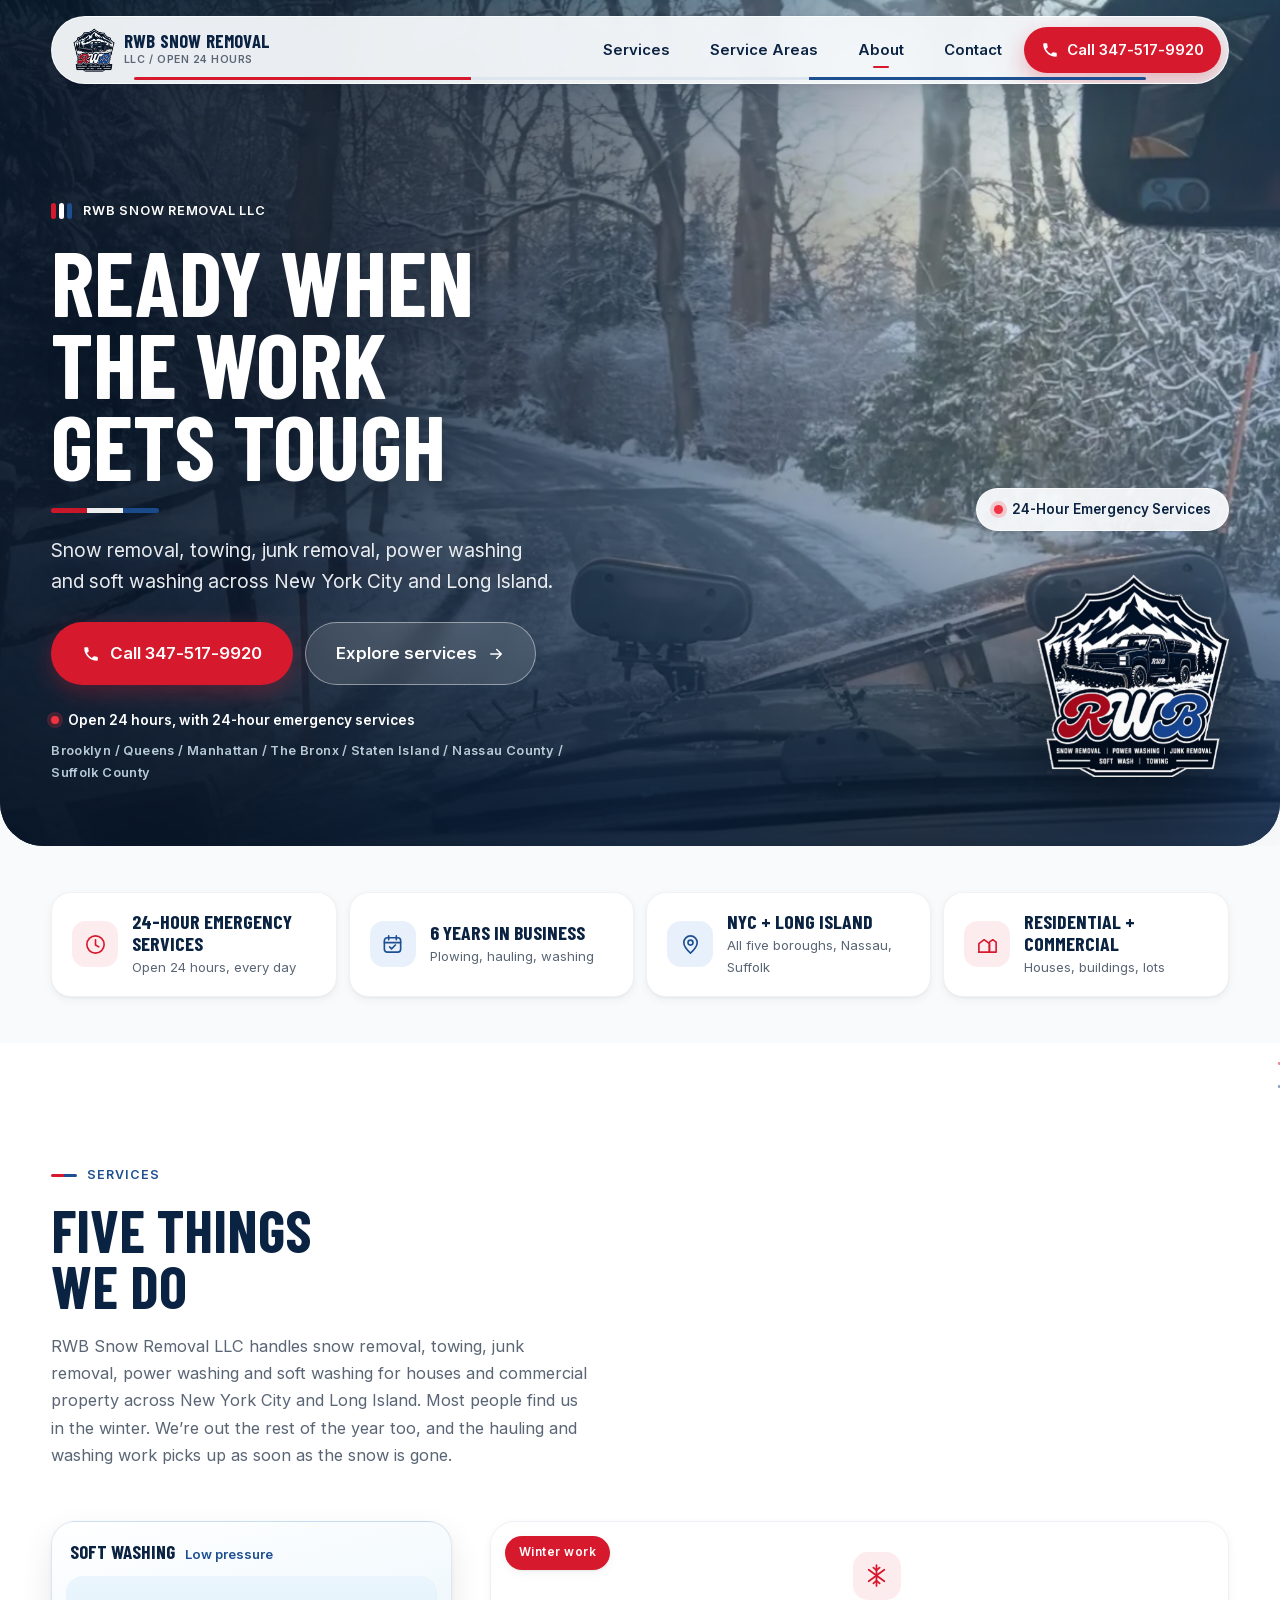
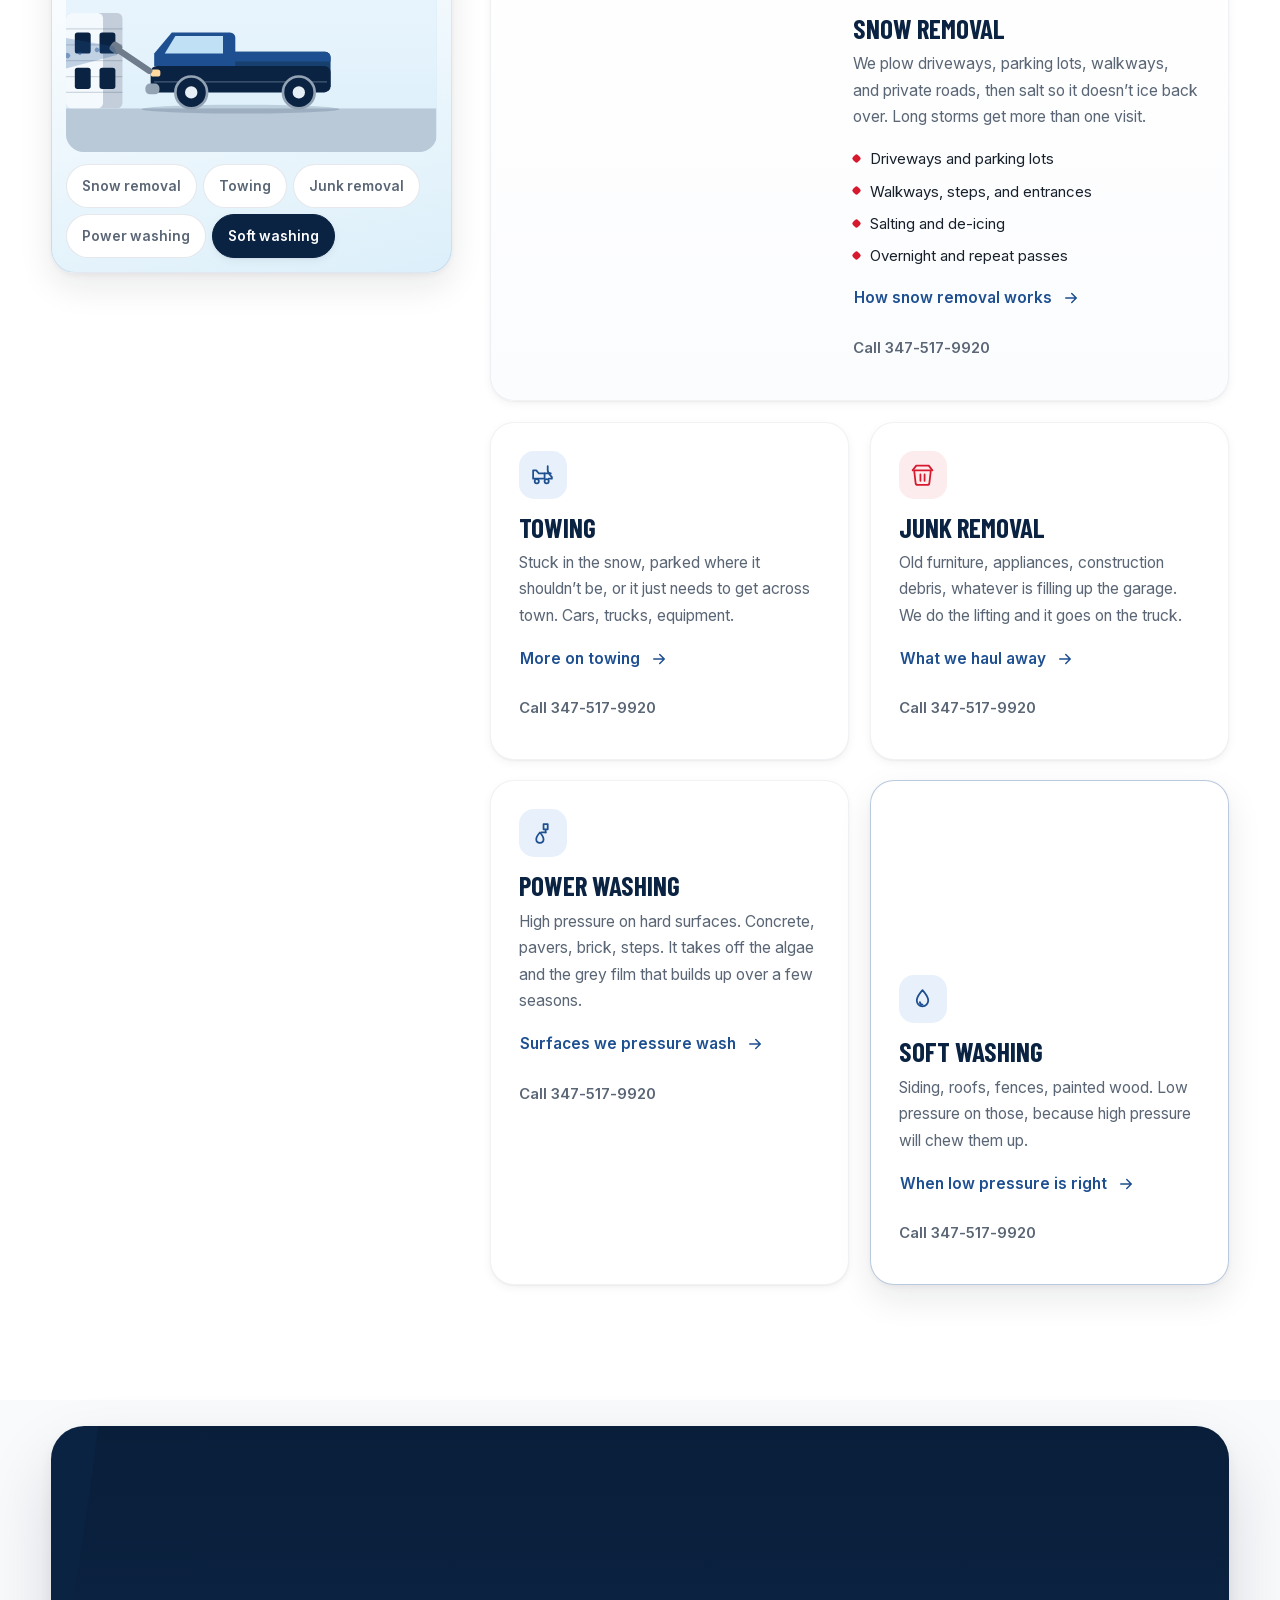
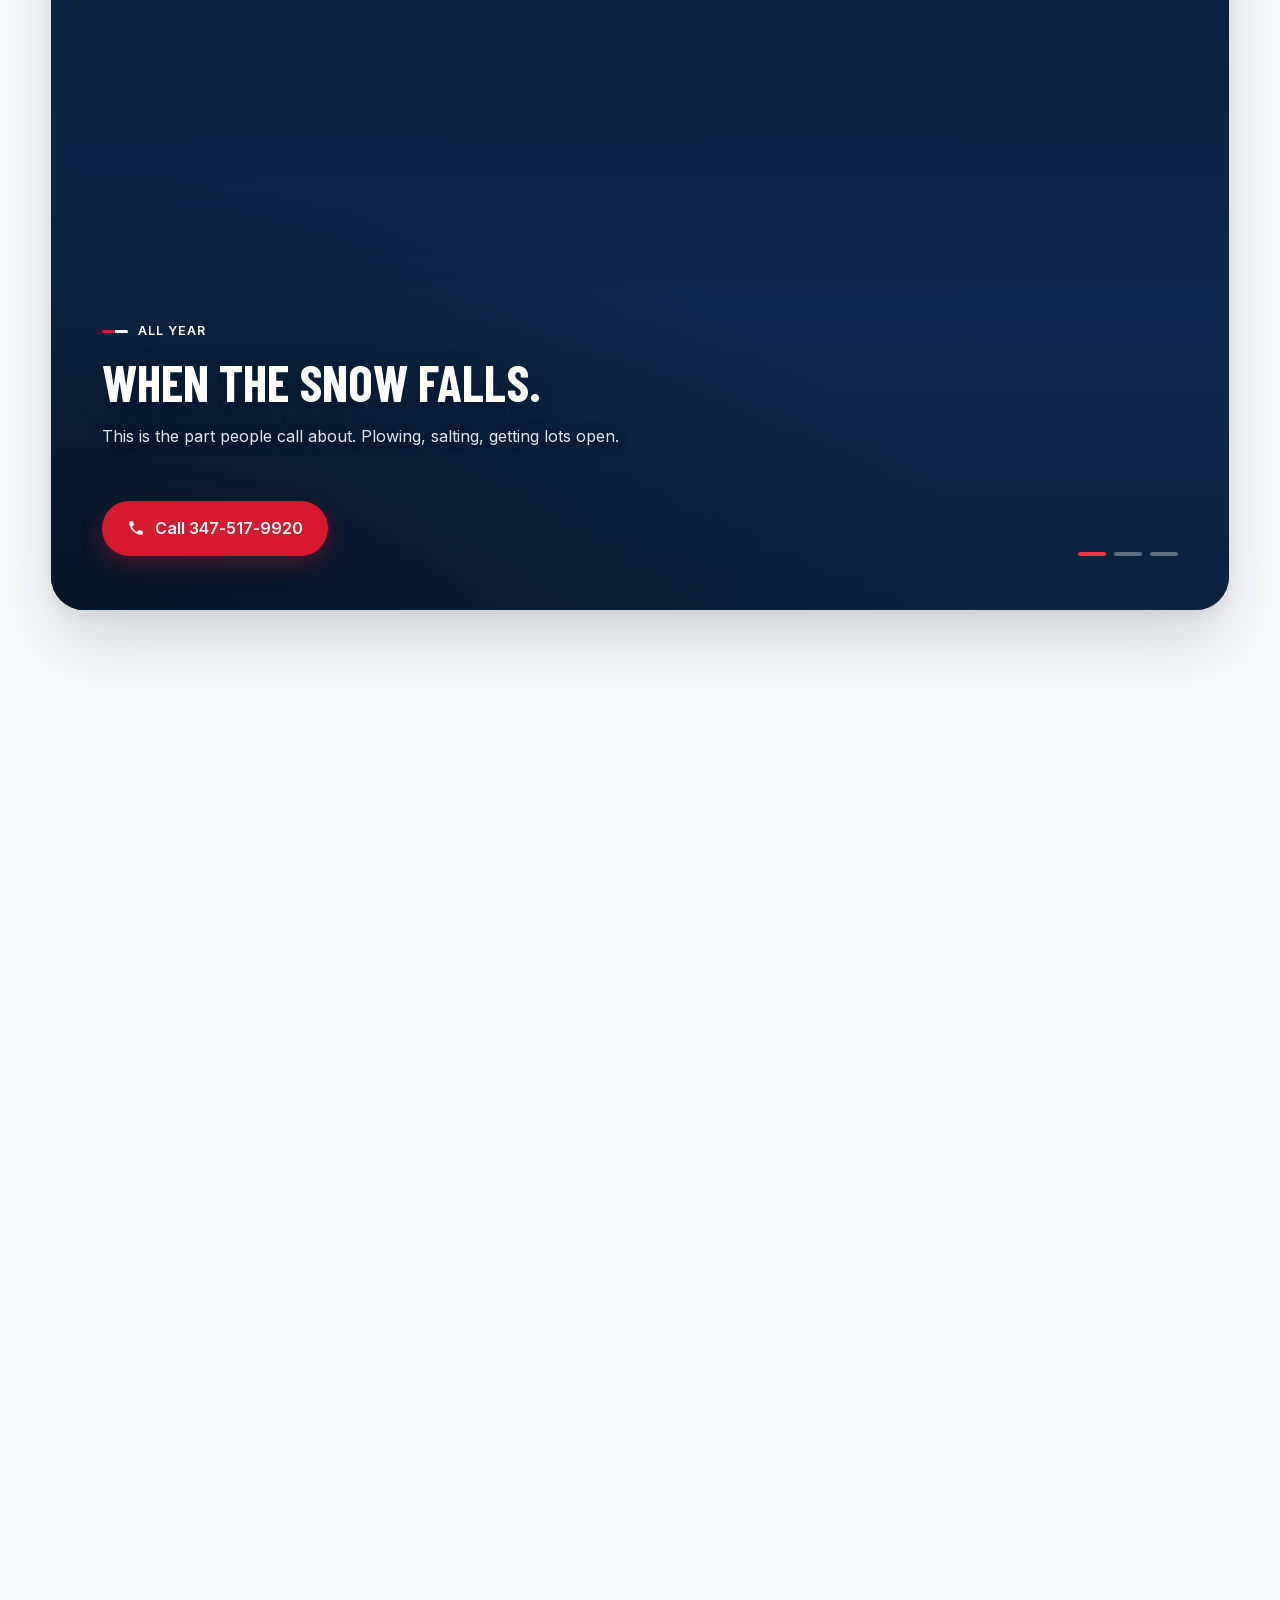
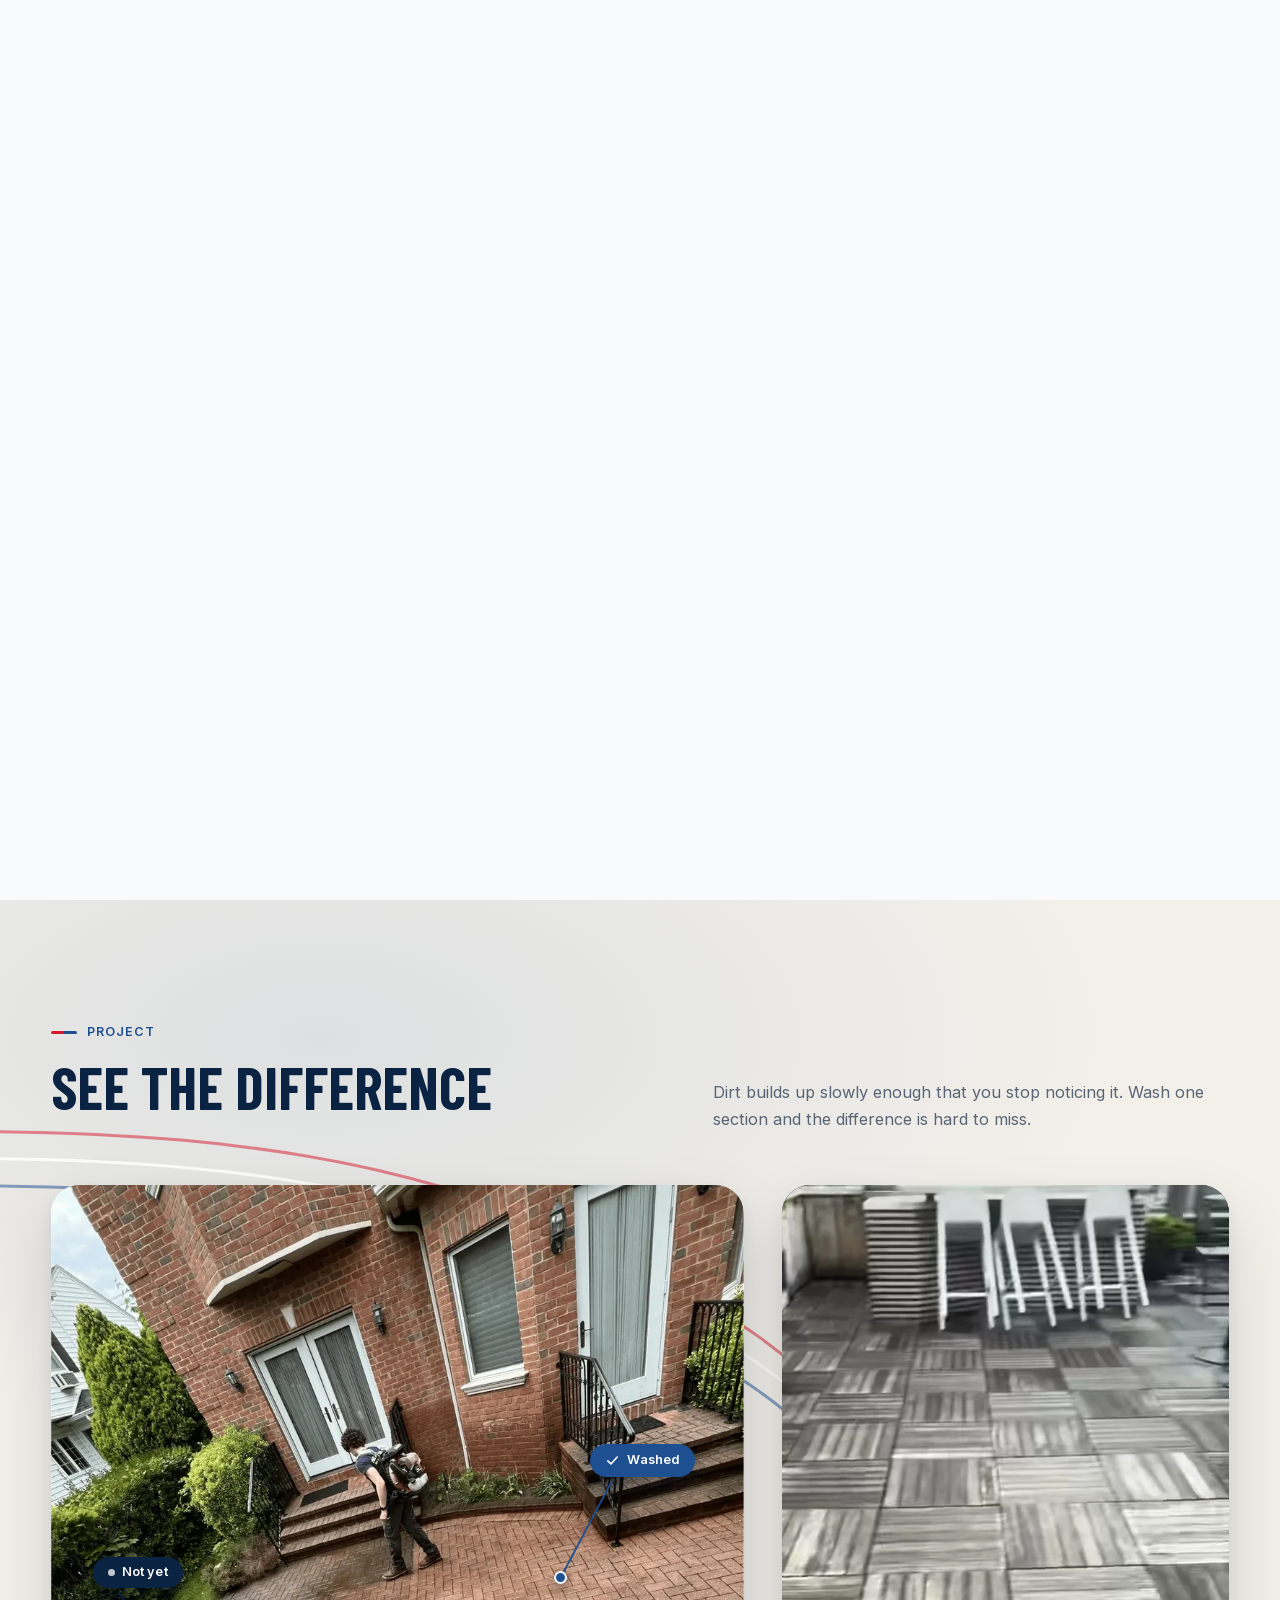
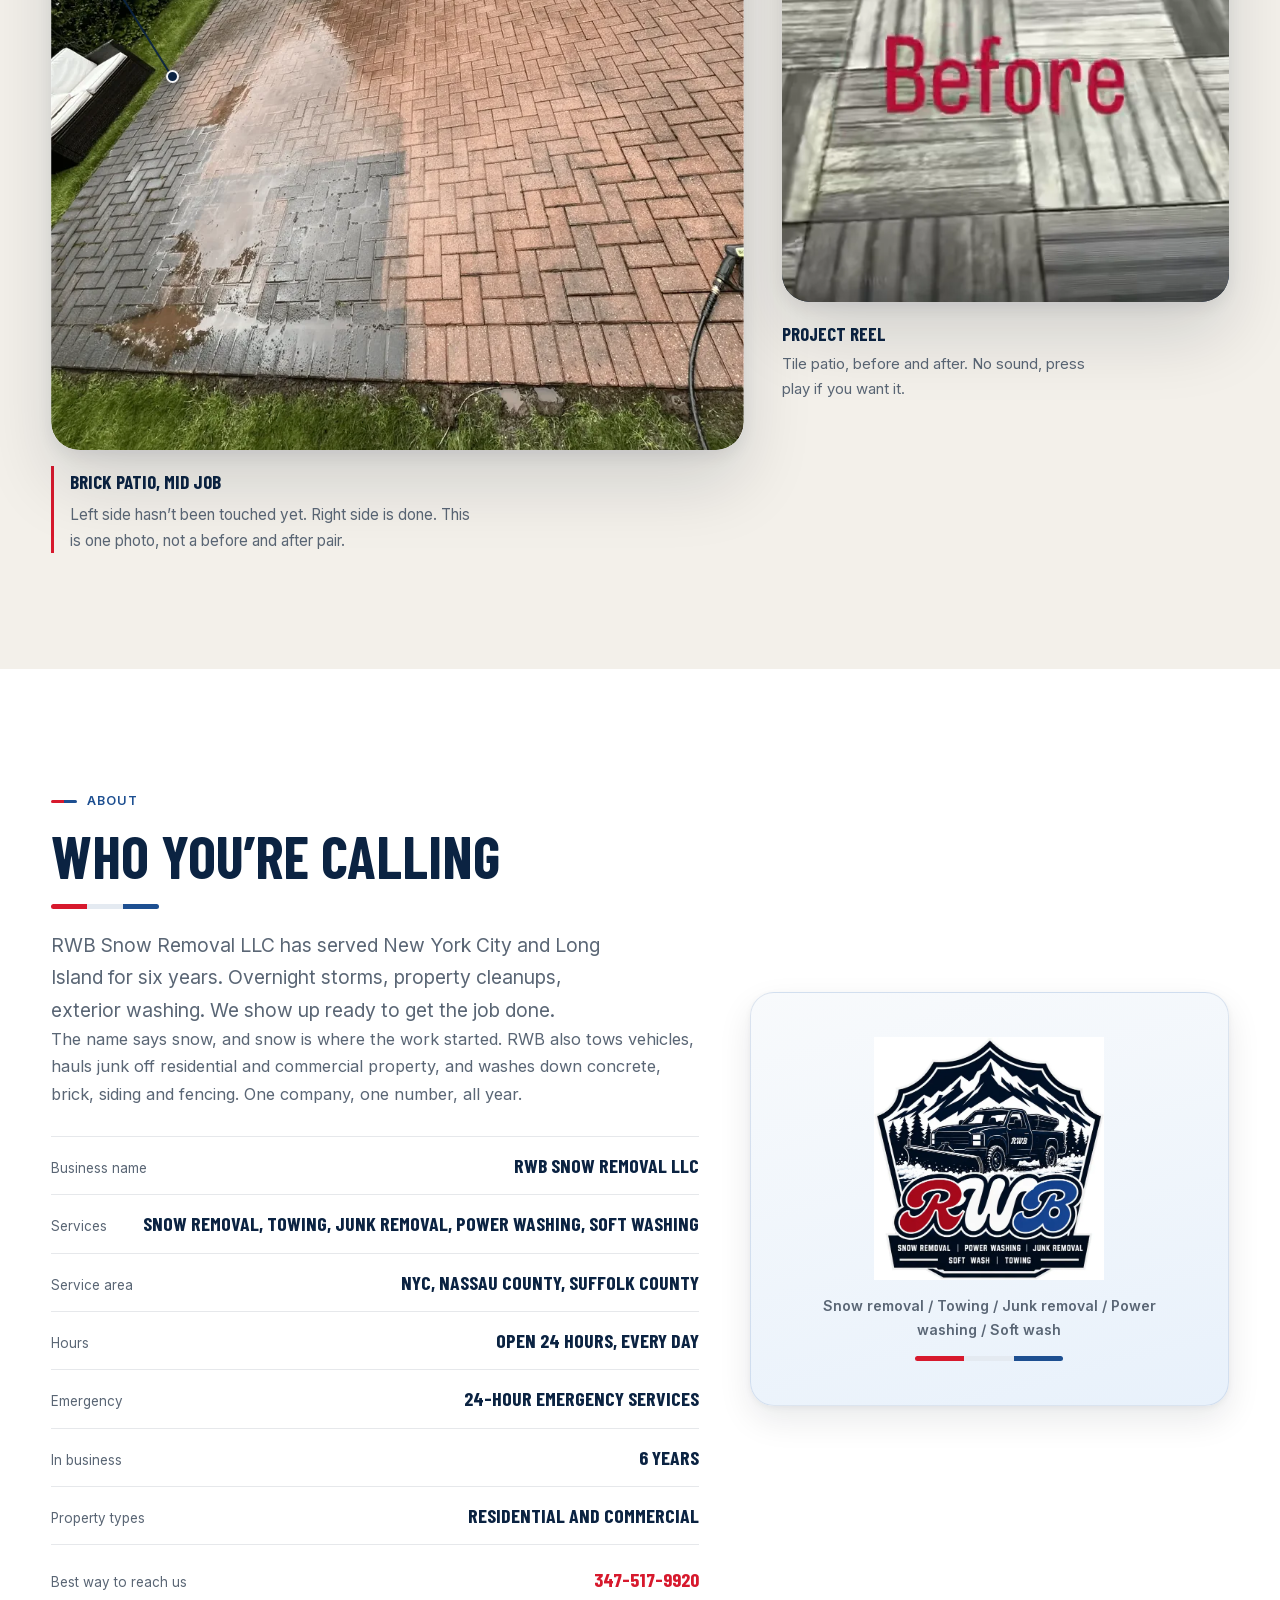
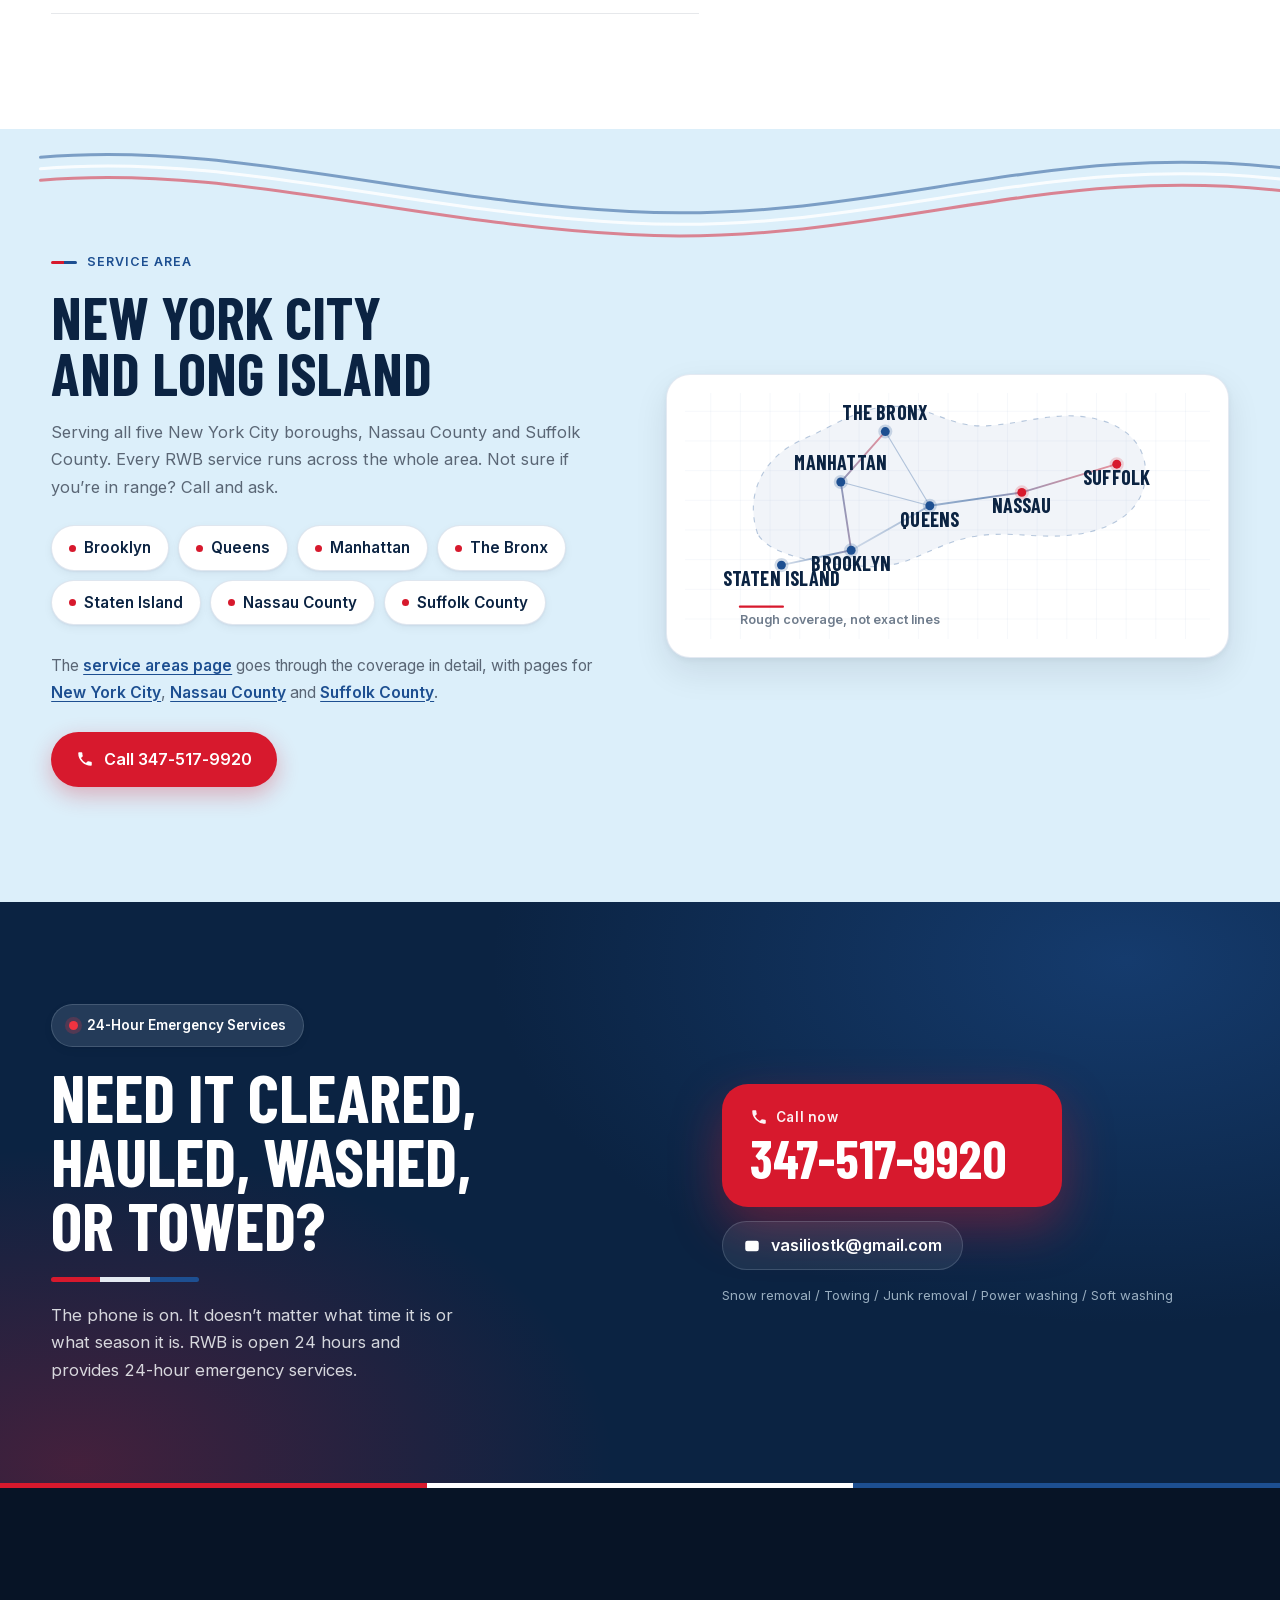
<file: index.html>
<!doctype html>
<html lang="en" class="no-js">
<head>
<meta charset="utf-8">
<meta name="viewport" content="width=device-width, initial-scale=1, viewport-fit=cover">

<!--
  SITE URL: the canonical link, the Open Graph tags below, sitemap.xml,
  robots.txt and the JSON-LD blocks are the only places the public address of
  this site appears, and every one of them points at the custom domain,
  https://rwbsnowremoval.com/. Everything else on the page uses relative
  paths, so the files still work from a repository subpath or a local folder.
-->
<title>RWB Snow Removal LLC | Snow Removal, Towing &amp; Property Services | NYC &amp; Long Island</title>
<meta name="description" content="Snow removal, towing, junk removal, power washing and soft washing across NYC, Nassau County and Suffolk County. 24-hour emergency services. Call 347-517-9920.">
<link rel="canonical" href="https://rwbsnowremoval.com/">
<meta name="theme-color" content="#0B2342">
<meta name="format-detection" content="telephone=yes">

<meta property="og:type" content="website">
<meta property="og:site_name" content="RWB Snow Removal LLC">
<meta property="og:title" content="RWB Snow Removal LLC | Snow Removal, Towing &amp; Property Services | NYC &amp; Long Island">
<meta property="og:description" content="Snow removal, towing, junk removal, power washing and soft washing across New York City, Nassau County and Suffolk County. 24-hour emergency services. Call 347-517-9920.">
<meta property="og:url" content="https://rwbsnowremoval.com/">
<meta property="og:image" content="https://rwbsnowremoval.com/assets/images/og-cover.jpg">
<meta property="og:image:width" content="1200">
<meta property="og:image:height" content="630">
<meta property="og:image:alt" content="RWB Snow Removal LLC, snow removal, towing, junk removal and exterior washing across New York City and Long Island">
<meta property="og:locale" content="en_US">
<meta name="twitter:card" content="summary_large_image">
<meta name="twitter:title" content="RWB Snow Removal LLC | Snow Removal, Towing &amp; Property Services | NYC &amp; Long Island">
<meta name="twitter:description" content="Snow removal, towing, junk removal, power washing and soft washing across New York City, Nassau County and Suffolk County. 24-hour emergency services.">
<meta name="twitter:image" content="https://rwbsnowremoval.com/assets/images/og-cover.jpg">

<link rel="icon" href="favicon.ico" sizes="16x16 32x32 48x48">
<link rel="icon" type="image/png" href="assets/images/favicon-32.png" sizes="32x32">
<link rel="apple-touch-icon" href="apple-touch-icon.png">

<link rel="preload" href="assets/fonts/barlow-condensed-700.woff2" as="font" type="font/woff2" crossorigin>
<link rel="preload" href="assets/fonts/inter-400.woff2" as="font" type="font/woff2" crossorigin>
<link rel="preload" href="assets/images/snowplow-cab-960.webp" as="image" fetchpriority="high"
      imagesrcset="assets/images/snowplow-cab-640.webp 640w, assets/images/snowplow-cab-960.webp 960w, assets/images/snowplow-cab.webp 1206w" imagesizes="100vw">
<link rel="stylesheet" href="assets/css/style.css">
<script>(function(d){var e=d.documentElement;e.className=e.className.replace('no-js','js');try{if(!window.matchMedia('(prefers-reduced-motion: reduce)').matches){e.classList.add('motion');}}catch(err){}
/* Safety net. The scroll reveals start hidden, so if the one script file never
   arrives, show everything rather than leave the page looking empty. */
setTimeout(function(){if(e.className.indexOf('rwb-ready')>-1)return;var n=d.querySelectorAll('.reveal,.reveal-img,.area-map'),i=0;for(;i<n.length;i++){n[i].className+=' is-in';}},3000);})(document);</script>
</head>

<body>
<a class="skip-link" href="#main">Skip to content</a>

<header class="nav-shell" id="top" data-header>
  <div class="nav-bar">
    <a class="brand" href="#top" aria-label="RWB Snow Removal LLC, back to top">
      <picture>
        <source srcset="assets/images/rwb-logo-transparent.webp" type="image/webp">
        <img class="brand-mark" src="assets/images/rwb-logo-transparent.png" alt="" width="616" height="649" decoding="async">
      </picture>
      <span class="brand-text">
        <span class="brand-name">RWB Snow Removal</span>
        <span class="brand-sub">LLC / Open 24 hours</span>
      </span>
    </a>

    <nav class="nav" aria-label="Primary">
      <ul class="nav-list">
        <li><a href="#services">Services</a></li>
        <li><a href="service-areas/">Service Areas</a></li>
        <li><a href="#about">About</a></li>
        <li><a href="contact/">Contact</a></li>
      </ul>
    </nav>

    <div class="nav-actions">
      <a class="btn btn-red btn-nav" href="tel:+13475179920">
        <svg class="ico" viewBox="0 0 24 24" aria-hidden="true" focusable="false"><path d="M6.6 10.8a15.1 15.1 0 0 0 6.6 6.6l2.2-2.2c.3-.3.7-.4 1-.2 1.2.4 2.4.6 3.6.6.6 0 1 .4 1 1V20c0 .6-.4 1-1 1A17 17 0 0 1 3 4c0-.6.4-1 1-1h3.4c.6 0 1 .4 1 1 0 1.3.2 2.5.6 3.6.1.4 0 .8-.2 1l-2.2 2.2Z"/></svg>
        <span class="nav-call-short">Call</span>
        <span class="nav-call-full">Call 347-517-9920</span>
      </a>
      <button class="nav-toggle" type="button" aria-expanded="false" aria-controls="mobile-menu" data-nav-toggle>
        <span class="nav-toggle-bars" aria-hidden="true"><i></i><i></i><i></i></span>
        <span class="nav-toggle-text">Menu</span>
      </button>
    </div>
  </div>

  <div class="mobile-menu" id="mobile-menu" data-nav-panel hidden>
    <nav aria-label="Mobile">
      <ul class="mobile-list">
        <li><a href="#services">Services</a></li>
        <li class="is-sub"><a href="snow-removal/">Snow removal</a></li>
        <li class="is-sub"><a href="towing/">Towing</a></li>
        <li class="is-sub"><a href="junk-removal/">Junk removal</a></li>
        <li class="is-sub"><a href="power-washing/">Power washing</a></li>
        <li class="is-sub"><a href="soft-washing/">Soft washing</a></li>
        <li><a href="#work">Work</a></li>
        <li><a href="#about">About</a></li>
        <li><a href="service-areas/">Service Areas</a></li>
        <li><a href="contact/">Contact</a></li>
      </ul>
    </nav>
    <div class="mobile-foot">
      <a class="btn btn-red btn-block" href="tel:+13475179920">Call 347-517-9920</a>
      <a class="mobile-email" href="mailto:vasiliostk@gmail.com">vasiliostk@gmail.com</a>
      <p class="mobile-hours"><span class="dot" aria-hidden="true"></span>Open 24 hours, every day</p>
    </div>
  </div>
</header>

<main id="main">

  <!-- ===================== HERO ===================== -->
  <section class="hero" id="hero" data-hero>
    <div class="hero-media">
      <img class="hero-img" src="assets/images/snowplow-cab.webp"
           srcset="assets/images/snowplow-cab-640.webp 640w, assets/images/snowplow-cab-960.webp 960w, assets/images/snowplow-cab.webp 1206w"
           sizes="100vw" width="1206" height="1573"
           alt="View through the windshield of a plow truck on a snow covered road lined with bare trees"
           fetchpriority="high" decoding="async">
      <div class="hero-wash" aria-hidden="true"></div>
    </div>

    <div class="shell hero-inner">
      <div class="hero-copy">
        <p class="hero-kicker">
          <span class="ribbon-chip" aria-hidden="true"><i></i><i></i><i></i></span>
          RWB Snow Removal LLC
        </p>

        <!--
          One h1. The branding line stays the loud part of the design, and the
          plain language line underneath is what tells a reader, and a crawler,
          what the company actually does and where.
        -->
        <h1 class="hero-title">
          <span class="hero-title-main">Ready when the work gets tough</span>
          <span class="tri-rule tri-rule-hero" aria-hidden="true"></span>
          <span class="hero-title-sub">Snow removal, towing, junk removal, power washing and soft washing across New York City and Long Island.</span>
        </h1>

        <div class="hero-actions">
          <a class="btn btn-red btn-lg" href="tel:+13475179920">
            <svg class="ico" viewBox="0 0 24 24" aria-hidden="true" focusable="false"><path d="M6.6 10.8a15.1 15.1 0 0 0 6.6 6.6l2.2-2.2c.3-.3.7-.4 1-.2 1.2.4 2.4.6 3.6.6.6 0 1 .4 1 1V20c0 .6-.4 1-1 1A17 17 0 0 1 3 4c0-.6.4-1 1-1h3.4c.6 0 1 .4 1 1 0 1.3.2 2.5.6 3.6.1.4 0 .8-.2 1l-2.2 2.2Z"/></svg>
            Call 347-517-9920
          </a>
          <a class="btn btn-glass btn-lg" href="#services">
            Explore services
            <span class="btn-arrow" aria-hidden="true">
              <svg viewBox="0 0 24 24" focusable="false"><path d="M5 12h13M13 6l6 6-6 6"/></svg>
            </span>
          </a>
        </div>

        <p class="hero-avail"><span class="dot" aria-hidden="true"></span>Open 24 hours, with 24-hour emergency services</p>
        <p class="hero-areas">Brooklyn / Queens / Manhattan / The Bronx / Staten Island / Nassau County / Suffolk County</p>
      </div>

      <div class="hero-side" aria-hidden="true">
        <span class="status-badge">
          <span class="status-dot"></span>
          24-Hour Emergency Services
        </span>
        <picture>
          <source srcset="assets/images/rwb-logo-transparent.webp" type="image/webp">
          <img class="hero-seal" src="assets/images/rwb-logo-transparent.png" alt="" width="616" height="649"
               loading="lazy" decoding="async">
        </picture>
      </div>
    </div>
  </section>

  <!-- ===================== TRUST STRIP ===================== -->
  <section class="trust" aria-label="RWB at a glance">
    <div class="shell">
      <ul class="trust-grid">
        <li class="trust-card reveal">
          <span class="trust-ico trust-ico-red" aria-hidden="true">
            <svg viewBox="0 0 24 24" focusable="false"><circle cx="12" cy="12" r="9"/><path d="M12 7v5.5l3.5 2"/></svg>
          </span>
          <span class="trust-body"><strong>24-Hour Emergency Services</strong><small>Open 24 hours, every day</small></span>
        </li>
        <li class="trust-card reveal" style="--d:70ms">
          <span class="trust-ico trust-ico-blue" aria-hidden="true">
            <svg viewBox="0 0 24 24" focusable="false"><rect x="3.5" y="5" width="17" height="15" rx="3"/><path d="M8 3v4M16 3v4M3.5 10h17M9 14.5l2 2 4-4"/></svg>
          </span>
          <span class="trust-body"><strong>6 Years in Business</strong><small>Plowing, hauling, washing</small></span>
        </li>
        <li class="trust-card reveal" style="--d:140ms">
          <span class="trust-ico trust-ico-blue" aria-hidden="true">
            <svg viewBox="0 0 24 24" focusable="false"><path d="M12 21s7-6.2 7-11a7 7 0 1 0-14 0c0 4.8 7 11 7 11Z"/><circle cx="12" cy="10" r="2.6"/></svg>
          </span>
          <span class="trust-body"><strong>NYC + Long Island</strong><small>All five boroughs, Nassau, Suffolk</small></span>
        </li>
        <li class="trust-card reveal" style="--d:210ms">
          <span class="trust-ico trust-ico-red" aria-hidden="true">
            <svg viewBox="0 0 24 24" focusable="false"><path d="M3 20V11l5.5-4 5.5 4v9"/><path d="M14 20V9.5l3.5-2.5L21 9.5V20M3 20h18"/></svg>
          </span>
          <span class="trust-body"><strong>Residential + Commercial</strong><small>Houses, buildings, lots</small></span>
        </li>
      </ul>
    </div>
  </section>

  <!-- ===================== SERVICES ===================== -->
  <section class="services section" id="services" aria-labelledby="services-h">
    <div class="ribbon-layer ribbon-services" aria-hidden="true" data-ribbon>
      <svg viewBox="0 0 1200 120" preserveAspectRatio="none" focusable="false">
        <path class="rb rb-red" d="M-40 44C210 -2 360 92 610 78s420-96 670-44"/>
        <path class="rb rb-white" d="M-40 56C210 10 360 104 610 90s420-96 670-44"/>
        <path class="rb rb-blue" d="M-40 68C210 22 360 116 610 102s420-96 670-44"/>
      </svg>
    </div>

    <div class="shell">
      <div class="sec-head">
        <p class="eyebrow reveal"><span class="eyebrow-tick" aria-hidden="true"></span>Services</p>
        <h2 class="sec-title reveal" id="services-h" style="--d:60ms">Five things<br>we do</h2>
        <p class="lede reveal" style="--d:120ms">RWB Snow Removal LLC handles snow removal, towing, junk removal, power washing and soft washing for houses and commercial property across New York City and Long Island. Most people find us in the winter. We’re out the rest of the year too, and the hauling and washing work picks up as soon as the snow is gone.</p>
      </div>

      <div class="svc-layout">
        <!-- WOW 2: interactive RWB service truck -->
        <div class="svc-stage-col">
          <div class="svc-stage" data-stage>
            <div class="stage-top">
              <span class="stage-tag" data-machine-tag>Snow removal</span>
              <span class="stage-note" data-machine-note>Plow down</span>
            </div>

            <svg class="machine" viewBox="0 0 420 200" preserveAspectRatio="xMidYMax meet"
                 role="img" aria-label="Illustration of the RWB service truck changing its setup for each service"
                 data-machine data-state="snow">
              <defs>
                <linearGradient id="mSky" x1="0" y1="0" x2="0" y2="1">
                  <stop offset="0" stop-color="#eaf5fd"/>
                  <stop offset="1" stop-color="#dcefFA"/>
                </linearGradient>
                <clipPath id="mGround"><rect x="0" y="150" width="420" height="50"/></clipPath>
              </defs>

              <rect class="m-sky" x="0" y="0" width="420" height="200" fill="url(#mSky)"/>

              <g clip-path="url(#mGround)">
                <rect class="m-ground" x="0" y="150" width="420" height="50"/>
                <g class="m-snowlayer">
                  <rect x="0" y="150" width="420" height="50"/>
                  <path class="m-snowlip" d="M0 152c40 4 66-6 108-4s64 8 110 4 88-7 124-4 78 4 78 4v-6H0z"/>
                </g>
                <path class="m-plowed" d="M112 150H420v50H86z"/>
                <rect class="m-grime" x="0" y="150" width="420" height="50"/>
                <rect class="m-clean" x="0" y="150" width="286" height="50"/>
              </g>

              <g class="m-facade">
                <rect class="m-facade-wall" x="0" y="42" width="64" height="108" rx="6"/>
                <rect class="m-facade-clean" x="0" y="42" width="42" height="108" rx="6"/>
                <path class="m-facade-lap" d="M0 60h64M0 78h64M0 96h64M0 114h64M0 132h64"/>
                <rect class="m-facade-win" x="10" y="64" width="18" height="24" rx="3"/>
                <rect class="m-facade-win" x="38" y="64" width="18" height="24" rx="3"/>
                <rect class="m-facade-win" x="10" y="104" width="18" height="24" rx="3"/>
                <rect class="m-facade-win" x="38" y="104" width="18" height="24" rx="3"/>
              </g>

              <g class="m-towed">
                <path class="m-towed-cab" d="M350 100h38l14 20h-52z"/>
                <path class="m-towed-body" d="M336 120h70l12 14v16h-82z" />
                <circle class="m-wheel-t" cx="356" cy="142" r="9"/>
                <circle class="m-wheel-t" cx="400" cy="142" r="9"/>
              </g>

              <path class="m-pile" d="M0 150c0-17 9-28 23-31 11-2 18 6 22 15 2 6 5 11 9 16z"/>
              <ellipse class="m-shadow" cx="198" cy="151" rx="112" ry="5"/>

              <g class="m-truck">
                <g class="m-bed">
                  <path class="m-bed-box" d="M190 86h104a6 6 0 0 1 6 6v34H190z"/>
                  <path class="m-bed-rail" d="M190 86h104a6 6 0 0 1 6 6v5H190z"/>
                  <g class="m-debris">
                    <rect x="202" y="100" width="24" height="16" rx="3"/>
                    <rect x="232" y="96" width="18" height="20" rx="3"/>
                    <rect x="256" y="102" width="24" height="14" rx="3"/>
                  </g>
                  <text class="m-plate" x="245" y="120" text-anchor="middle">RWB</text>
                </g>

                <g class="m-boom">
                  <rect class="m-boom-arm" x="290" y="92" width="64" height="12" rx="6"/>
                  <path class="m-boom-hook" d="M348 104v10a10 10 0 0 0 10 10"/>
                </g>

                <path class="m-cab" d="M100 102V88l20-24h66a6 6 0 0 1 6 6v32z"/>
                <path class="m-glass" d="M124 68h54v20h-66z"/>
                <rect class="m-body" x="96" y="102" width="204" height="30" rx="7"/>
                <path class="m-trim" d="M100 120h196"/>
                <rect class="m-bumper" x="90" y="122" width="16" height="12" rx="5"/>
                <rect class="m-light" x="96" y="106" width="11" height="8" rx="3"/>

                <g class="m-wand">
                  <rect class="m-wand-arm" x="52" y="105" width="46" height="7" rx="3.5"/>
                  <rect class="m-wand-tip" x="42" y="102" width="13" height="12" rx="4"/>
                  <g class="m-spray">
                    <path class="m-spray-fan" d="M46 108-8 132l22 28 40-46z"/>
                    <circle class="m-drop" cx="32" cy="122" r="2.6"/>
                    <circle class="m-drop" cx="18" cy="136" r="2"/>
                    <circle class="m-drop" cx="8" cy="146" r="3"/>
                  </g>
                </g>

                <g class="m-wheels">
                  <circle class="m-tyre" cx="142" cy="132" r="18"/>
                  <circle class="m-hub" cx="142" cy="132" r="7"/>
                  <circle class="m-tyre" cx="264" cy="132" r="18"/>
                  <circle class="m-hub" cx="264" cy="132" r="7"/>
                </g>

                <g class="m-plow">
                  <rect class="m-plow-arm" x="78" y="110" width="24" height="10" rx="5"/>
                  <path class="m-plow-blade" d="M92 88C70 88 52 96 44 112L34 150h42c2-22 8-38 16-46z"/>
                  <rect class="m-plow-edge" x="28" y="143" width="52" height="9" rx="4.5"/>
                </g>
              </g>
            </svg>

            <ul class="chips" data-chips>
              <li><a class="chip" href="#svc-snow" data-svc="snow">Snow removal</a></li>
              <li><a class="chip" href="#svc-towing" data-svc="towing">Towing</a></li>
              <li><a class="chip" href="#svc-junk" data-svc="junk">Junk removal</a></li>
              <li><a class="chip" href="#svc-power" data-svc="power">Power washing</a></li>
              <li><a class="chip" href="#svc-soft" data-svc="soft">Soft washing</a></li>
            </ul>
          </div>
        </div>

        <ol class="svc-cards">
          <li class="card card-feature reveal" id="svc-snow" data-svc="snow">
            <div class="card-photo reveal-img">
              <img src="assets/images/cleared-road.webp"
                   srcset="assets/images/cleared-road-640.webp 640w, assets/images/cleared-road-960.webp 960w, assets/images/cleared-road.webp 1350w"
                   sizes="(min-width: 1000px) 34vw, 92vw"
                   width="1350" height="1800"
                   alt="Residential road plowed down to bare pavement with snow banked along both sides"
                   loading="lazy" decoding="async">
              <span class="photo-tag">Winter work</span>
            </div>
            <div class="card-body">
              <span class="card-ico card-ico-red" aria-hidden="true">
                <svg viewBox="0 0 24 24" focusable="false"><path d="M12 2v20M4.5 6.5l15 11M19.5 6.5l-15 11"/><path d="M9 4.5 12 7l3-2.5M9 19.5 12 17l3 2.5"/></svg>
              </span>
              <h3 class="card-title"><a href="snow-removal/">Snow removal</a></h3>
              <p class="card-text">We plow driveways, parking lots, walkways, and private roads, then salt so it doesn’t ice back over. Long storms get more than one visit.</p>
              <ul class="card-points">
                <li>Driveways and parking lots</li>
                <li>Walkways, steps, and entrances</li>
                <li>Salting and de-icing</li>
                <li>Overnight and repeat passes</li>
              </ul>
              <div class="card-links">
                <a class="btn btn-quiet" href="snow-removal/">How snow removal works
                  <span class="btn-arrow" aria-hidden="true"><svg viewBox="0 0 24 24" focusable="false"><path d="M5 12h13M13 6l6 6-6 6"/></svg></span>
                </a>
                <a class="card-call" href="tel:+13475179920">Call 347-517-9920</a>
              </div>
            </div>
          </li>

          <li class="card reveal" id="svc-towing" data-svc="towing" style="--d:0ms">
            <span class="card-ico card-ico-blue" aria-hidden="true">
              <svg viewBox="0 0 24 24" focusable="false"><path d="M3 16h11v-5H8.5L6 8H3z"/><circle cx="6.5" cy="18.5" r="2"/><circle cx="16" cy="18.5" r="2"/><path d="M14 11h4l3 3.5V16h-3M17 4v4a3 3 0 0 0 3 3"/></svg>
            </span>
            <h3 class="card-title"><a href="towing/">Towing</a></h3>
            <p class="card-text">Stuck in the snow, parked where it shouldn’t be, or it just needs to get across town. Cars, trucks, equipment.</p>
              <div class="card-links">
                <a class="btn btn-quiet" href="towing/">More on towing
                  <span class="btn-arrow" aria-hidden="true"><svg viewBox="0 0 24 24" focusable="false"><path d="M5 12h13M13 6l6 6-6 6"/></svg></span>
                </a>
                <a class="card-call" href="tel:+13475179920">Call 347-517-9920</a>
              </div>
          </li>

          <li class="card reveal" id="svc-junk" data-svc="junk" style="--d:70ms">
            <span class="card-ico card-ico-red" aria-hidden="true">
              <svg viewBox="0 0 24 24" focusable="false"><path d="M4 8h16l-1.4 12.2a2 2 0 0 1-2 1.8H7.4a2 2 0 0 1-2-1.8z"/><path d="M2.5 8 6 3.5h12L21.5 8M10 12v6M14 12v6"/></svg>
            </span>
            <h3 class="card-title"><a href="junk-removal/">Junk removal</a></h3>
            <p class="card-text">Old furniture, appliances, construction debris, whatever is filling up the garage. We do the lifting and it goes on the truck.</p>
              <div class="card-links">
                <a class="btn btn-quiet" href="junk-removal/">What we haul away
                  <span class="btn-arrow" aria-hidden="true"><svg viewBox="0 0 24 24" focusable="false"><path d="M5 12h13M13 6l6 6-6 6"/></svg></span>
                </a>
                <a class="card-call" href="tel:+13475179920">Call 347-517-9920</a>
              </div>
          </li>

          <li class="card reveal" id="svc-power" data-svc="power" style="--d:0ms">
            <span class="card-ico card-ico-blue" aria-hidden="true">
              <svg viewBox="0 0 24 24" focusable="false"><path d="M13 3h4v5h-4zM15 8v3M9.5 21c-2 0-3.5-1.5-3.5-3.4C6 15 9.5 11 9.5 11s3.5 4 3.5 6.6c0 1.9-1.5 3.4-3.5 3.4Z"/><path d="M15 11H11"/></svg>
            </span>
            <h3 class="card-title"><a href="power-washing/">Power washing</a></h3>
            <p class="card-text">High pressure on hard surfaces. Concrete, pavers, brick, steps. It takes off the algae and the grey film that builds up over a few seasons.</p>
              <div class="card-links">
                <a class="btn btn-quiet" href="power-washing/">Surfaces we pressure wash
                  <span class="btn-arrow" aria-hidden="true"><svg viewBox="0 0 24 24" focusable="false"><path d="M5 12h13M13 6l6 6-6 6"/></svg></span>
                </a>
                <a class="card-call" href="tel:+13475179920">Call 347-517-9920</a>
              </div>
          </li>

          <li class="card reveal" id="svc-soft" data-svc="soft" style="--d:70ms">
            <div class="card-mini-photo reveal-img">
              <img src="assets/images/pool-patio.webp"
                   srcset="assets/images/pool-patio-640.webp 640w, assets/images/pool-patio-960.webp 960w, assets/images/pool-patio.webp 1350w"
                   sizes="(min-width: 1000px) 17vw, 46vw"
                   width="1350" height="1800"
                   alt="Pale stone pool deck after a low pressure wash"
                   loading="lazy" decoding="async">
            </div>
            <span class="card-ico card-ico-blue" aria-hidden="true">
              <svg viewBox="0 0 24 24" focusable="false"><path d="M12 3s5.5 6.2 5.5 10a5.5 5.5 0 0 1-11 0C6.5 9.2 12 3 12 3Z"/><path d="M9.5 14.5a2.5 2.5 0 0 0 2.5 2.5"/></svg>
            </span>
            <h3 class="card-title"><a href="soft-washing/">Soft washing</a></h3>
            <p class="card-text">Siding, roofs, fences, painted wood. Low pressure on those, because high pressure will chew them up.</p>
              <div class="card-links">
                <a class="btn btn-quiet" href="soft-washing/">When low pressure is right
                  <span class="btn-arrow" aria-hidden="true"><svg viewBox="0 0 24 24" focusable="false"><path d="M5 12h13M13 6l6 6-6 6"/></svg></span>
                </a>
                <a class="card-call" href="tel:+13475179920">Call 347-517-9920</a>
              </div>
          </li>
        </ol>
      </div>
    </div>
  </section>

  <!-- ===================== WOW 3: SEASONAL TRANSFORMATION ===================== -->
  <section class="season" id="seasons" aria-labelledby="season-h" data-season>
    <div class="season-track" data-season-track>
      <div class="season-stage" data-season-stage>
        <div class="season-layer season-warm">
          <img src="assets/images/pool-patio.webp"
               srcset="assets/images/pool-patio-640.webp 640w, assets/images/pool-patio-960.webp 960w, assets/images/pool-patio.webp 1350w"
               sizes="100vw" width="1350" height="1800"
               alt="Large pale stone patio and pool deck after cleaning, with green trees behind it"
               loading="lazy" decoding="async">
          <span class="season-tint season-tint-warm" aria-hidden="true"></span>
        </div>

        <div class="season-layer season-winter" data-season-winter>
          <img src="assets/images/cleared-road.webp"
               srcset="assets/images/cleared-road-640.webp 640w, assets/images/cleared-road-960.webp 960w, assets/images/cleared-road.webp 1350w"
               sizes="100vw" width="1350" height="1800"
               alt="Snow banked along a cleared road on a grey winter afternoon"
               loading="lazy" decoding="async">
          <span class="season-tint season-tint-cold" aria-hidden="true"></span>
        </div>

        <span class="season-blade" aria-hidden="true"></span>
        <span class="season-scrim" aria-hidden="true"></span>

        <div class="season-content">
          <p class="eyebrow eyebrow-light"><span class="eyebrow-tick" aria-hidden="true"></span>All year</p>
          <h2 class="season-h" id="season-h">
            <span class="season-line" data-stage="0">When the snow falls.</span>
            <span class="season-line" data-stage="1">When the weather clears.</span>
            <span class="season-line" data-stage="2">RWB is still working.</span>
          </h2>
          <p class="season-sub">
            <span class="season-note" data-stage="0">This is the part people call about. Plowing, salting, getting lots open.</span>
            <span class="season-note" data-stage="1">Then it turns into cleanouts, driveways, and washing down siding and stone.</span>
            <span class="season-note" data-stage="2">Same number either way. Call whenever you need us.</span>
          </p>
          <a class="btn btn-red season-cta" href="tel:+13475179920">
            <svg class="ico" viewBox="0 0 24 24" aria-hidden="true" focusable="false"><path d="M6.6 10.8a15.1 15.1 0 0 0 6.6 6.6l2.2-2.2c.3-.3.7-.4 1-.2 1.2.4 2.4.6 3.6.6.6 0 1 .4 1 1V20c0 .6-.4 1-1 1A17 17 0 0 1 3 4c0-.6.4-1 1-1h3.4c.6 0 1 .4 1 1 0 1.3.2 2.5.6 3.6.1.4 0 .8-.2 1l-2.2 2.2Z"/></svg>
            Call 347-517-9920
          </a>
        </div>

        <div class="season-pips" aria-hidden="true">
          <span data-pip="0"></span><span data-pip="1"></span><span data-pip="2"></span>
        </div>
      </div>
    </div>
  </section>

  <!-- ===================== SEE THE DIFFERENCE ===================== -->
  <section class="work section" id="work" aria-labelledby="work-h">
    <div class="ribbon-layer ribbon-work" aria-hidden="true" data-ribbon>
      <svg viewBox="0 0 1200 520" preserveAspectRatio="none" focusable="false">
        <path class="rb rb-red" d="M-40 66C260 66 470 84 690 150c210 62 290 200 250 380"/>
        <path class="rb rb-white" d="M-40 78C260 78 470 96 690 162c210 62 290 200 250 380"/>
        <path class="rb rb-blue" d="M-40 90C260 90 470 108 690 174c210 62 290 200 250 380"/>
      </svg>
    </div>

    <div class="shell">
      <div class="sec-head sec-head-wide">
        <div>
          <p class="eyebrow reveal"><span class="eyebrow-tick" aria-hidden="true"></span>Project</p>
          <h2 class="sec-title reveal" id="work-h" style="--d:60ms">See the difference</h2>
        </div>
        <p class="lede reveal" style="--d:120ms">Dirt builds up slowly enough that you stop noticing it. Wash one section and the difference is hard to miss.</p>
      </div>

      <div class="work-grid">
        <figure class="shot reveal-img">
          <div class="shot-frame">
            <img src="assets/images/power-washing.webp"
                 srcset="assets/images/power-washing-640.webp 640w, assets/images/power-washing-960.webp 960w, assets/images/power-washing.webp 1350w"
                 sizes="(min-width: 1000px) 58vw, 92vw"
                 width="1350" height="1800"
                 alt="A brick patio being washed. The lower left section has not been washed yet and looks dull and grey, while the upper right brick has been washed and shows its original red colour."
                 loading="lazy" decoding="async">

            <!-- Annotations. The figure caption below carries the same
                 information for anyone not seeing the image. -->
            <div class="pin pin-todo" aria-hidden="true">
              <span class="pin-pill"><span class="pin-dot-sm"></span>Not yet</span>
              <span class="pin-line"></span>
              <span class="pin-target"></span>
            </div>
            <div class="pin pin-done" aria-hidden="true">
              <span class="pin-pill">
                <svg viewBox="0 0 24 24" focusable="false"><path d="M4.5 12.5l5 5 10-11"/></svg>
                Washed
              </span>
              <span class="pin-line"></span>
              <span class="pin-target"></span>
            </div>
          </div>
          <figcaption class="shot-cap">
            <span class="shot-cap-title">Brick patio, mid job</span>
            <span class="shot-cap-text">Left side hasn’t been touched yet. Right side is done. This is one photo, not a before and after pair.</span>
          </figcaption>
        </figure>

        <div class="reel-col reveal" style="--d:120ms">
          <div class="reel" data-reel>
            <div class="reel-frame">
              <video class="reel-video" data-reel-video
                     width="544" height="960"
                     muted playsinline loop preload="none"
                     aria-label="Silent project reel showing a tile patio before and after cleaning"
                     data-src="assets/video/rwb-work-reel.mp4"></video>
              <div class="reel-still" data-reel-fallback>
                <img src="assets/video/rwb-work-reel-poster.webp" width="544" height="960"
                     alt="Tile patio before cleaning, with dirt worked into the surface"
                     loading="lazy" decoding="async">
              </div>
              <button class="reel-btn" type="button" data-reel-btn aria-label="Play the project reel">
                <svg class="reel-ico reel-ico-play" viewBox="0 0 24 24" aria-hidden="true" focusable="false"><path d="M8 5.5v13l11-6.5z"/></svg>
                <svg class="reel-ico reel-ico-pause" viewBox="0 0 24 24" aria-hidden="true" focusable="false"><path d="M7 5h4v14H7zM13 5h4v14h-4z"/></svg>
              </button>
            </div>
          </div>
          <p class="reel-cap"><strong>Project reel</strong>Tile patio, before and after. No sound, press play if you want it.</p>
        </div>
      </div>
    </div>
  </section>

  <!-- ===================== ABOUT ===================== -->
  <section class="about section" id="about" aria-labelledby="about-h">
    <div class="shell about-grid">
      <div class="about-copy">
        <p class="eyebrow reveal"><span class="eyebrow-tick" aria-hidden="true"></span>About</p>
        <h2 class="sec-title reveal" id="about-h" style="--d:60ms">Who you’re calling</h2>
        <span class="tri-rule reveal" style="--d:100ms" aria-hidden="true"></span>
        <p class="about-lede reveal" style="--d:140ms">RWB Snow Removal LLC has served New York City and Long Island for six years. Overnight storms, property cleanups, exterior washing. We show up ready to get the job done.</p>
        <div class="prose reveal" style="--d:170ms">
          <p>The name says snow, and snow is where the work started. RWB also tows vehicles, hauls junk off residential and commercial property, and washes down concrete, brick, siding and fencing. One company, one number, all year.</p>
        </div>
        <dl class="about-facts reveal" style="--d:200ms">
          <div><dt>Business name</dt><dd>RWB Snow Removal LLC</dd></div>
          <div><dt>Services</dt><dd>Snow removal, towing, junk removal, power washing, soft washing</dd></div>
          <div><dt>Service area</dt><dd>NYC, Nassau County, Suffolk County</dd></div>
          <div><dt>Hours</dt><dd>Open 24 hours, every day</dd></div>
          <div><dt>Emergency</dt><dd>24-Hour Emergency Services</dd></div>
          <div><dt>In business</dt><dd>6 years</dd></div>
          <div><dt>Property types</dt><dd>Residential and commercial</dd></div>
          <div><dt>Best way to reach us</dt><dd><a href="tel:+13475179920">347-517-9920</a></dd></div>
        </dl>
      </div>

      <div class="about-seal reveal" style="--d:120ms">
        <img src="assets/images/rwb-logo.webp" width="618" height="653"
             alt="RWB Snow Removal LLC logo" loading="lazy" decoding="async">
        <p>Snow removal / Towing / Junk removal / Power washing / Soft wash</p>
        <span class="tri-rule tri-rule-wide" aria-hidden="true"></span>
      </div>
    </div>
  </section>

  <!-- ===================== SERVICE AREA ===================== -->
  <section class="area section" id="area" aria-labelledby="area-h">
    <div class="ribbon-layer ribbon-area" aria-hidden="true" data-ribbon>
      <svg viewBox="0 0 1200 120" preserveAspectRatio="none" focusable="false">
        <path class="rb rb-blue" d="M1240 46c-250-44-410 54-650 40S170 -6 -40 42"/>
        <path class="rb rb-white" d="M1240 58c-250-44-410 54-650 40S170 6 -40 54"/>
        <path class="rb rb-red" d="M1240 70c-250-44-410 54-650 40S170 18 -40 66"/>
      </svg>
    </div>
    <div class="shell area-grid">
      <div class="area-copy">
        <p class="eyebrow reveal"><span class="eyebrow-tick" aria-hidden="true"></span>Service area</p>
        <h2 class="sec-title reveal" id="area-h" style="--d:60ms">New York City<br>and Long Island</h2>
        <p class="lede reveal" style="--d:120ms">Serving all five New York City boroughs, Nassau County and Suffolk County. Every RWB service runs across the whole area. Not sure if you’re in range? Call and ask.</p>
        <ul class="area-chips reveal" style="--d:160ms">
          <li>Brooklyn</li>
          <li>Queens</li>
          <li>Manhattan</li>
          <li>The Bronx</li>
          <li>Staten Island</li>
          <li>Nassau County</li>
          <li>Suffolk County</li>
        </ul>
        <div class="prose reveal" style="--d:180ms">
          <p>The <a href="service-areas/">service areas page</a> goes through the coverage in detail, with pages for <a href="service-areas/new-york-city/">New York City</a>, <a href="service-areas/nassau-county/">Nassau County</a> and <a href="service-areas/suffolk-county/">Suffolk County</a>.</p>
        </div>

        <a class="btn btn-red" href="tel:+13475179920">
          <svg class="ico" viewBox="0 0 24 24" aria-hidden="true" focusable="false"><path d="M6.6 10.8a15.1 15.1 0 0 0 6.6 6.6l2.2-2.2c.3-.3.7-.4 1-.2 1.2.4 2.4.6 3.6.6.6 0 1 .4 1 1V20c0 .6-.4 1-1 1A17 17 0 0 1 3 4c0-.6.4-1 1-1h3.4c.6 0 1 .4 1 1 0 1.3.2 2.5.6 3.6.1.4 0 .8-.2 1l-2.2 2.2Z"/></svg>
          Call 347-517-9920
        </a>
      </div>

      <div class="area-map reveal" style="--d:120ms">
        <svg class="coverage" viewBox="-34 56 708 332" aria-hidden="true" focusable="false">
          <defs>
            <linearGradient id="covRoute" x1="0" y1="0" x2="1" y2="0">
              <stop offset="0" stop-color="#1D4F91" stop-opacity=".16"/>
              <stop offset=".5" stop-color="#1D4F91" stop-opacity=".55"/>
              <stop offset="1" stop-color="#D7192D" stop-opacity=".45"/>
            </linearGradient>
            <pattern id="covGrid" width="40" height="40" patternUnits="userSpaceOnUse">
              <path d="M40 0H0v40" fill="none" stroke="#1D4F91" stroke-opacity=".1" stroke-width="1"/>
            </pattern>
          </defs>
          <rect x="-34" y="56" width="708" height="332" fill="url(#covGrid)" rx="18"/>
          <path class="cov-zone" d="M64 246c-18-52 6-104 62-128 44-19 78-46 128-44 46 2 72 30 122 26 54-4 96-22 148-8 46 12 68 44 62 84-6 38-40 62-88 70-54 9-92-6-146 4-52 10-84 42-136 40-64-2-136-14-152-44z"/>
          <path class="cov-route" d="M96 288 190 268 176 176 236 108" stroke="url(#covRoute)"/>
          <path class="cov-route" d="M190 268 296 208 420 190 548 152" stroke="url(#covRoute)"/>
          <path class="cov-route cov-route-thin" d="M176 176 296 208M236 108 296 208"/>
          <g class="cov-nodes">
            <g class="cov-node" style="--i:0"><circle cx="96" cy="288" r="6"/><text x="96" y="316">Staten Island</text></g>
            <g class="cov-node" style="--i:1"><circle cx="190" cy="268" r="6"/><text x="190" y="296">Brooklyn</text></g>
            <g class="cov-node" style="--i:2"><circle cx="176" cy="176" r="6"/><text x="176" y="160">Manhattan</text></g>
            <g class="cov-node" style="--i:3"><circle cx="236" cy="108" r="6"/><text x="236" y="92">The Bronx</text></g>
            <g class="cov-node" style="--i:4"><circle cx="296" cy="208" r="6"/><text x="296" y="236">Queens</text></g>
            <g class="cov-node cov-node-red" style="--i:5"><circle cx="420" cy="190" r="6"/><text x="420" y="218">Nassau</text></g>
            <g class="cov-node cov-node-red" style="--i:6"><circle cx="548" cy="152" r="6"/><text x="548" y="180">Suffolk</text></g>
          </g>
          <g class="cov-legend">
            <path d="M40 344h58"/>
            <text x="40" y="368">Rough coverage, not exact lines</text>
          </g>
        </svg>
      </div>
    </div>
  </section>

  <!-- ===================== FINAL CALL ===================== -->
  <section class="final" id="contact" aria-labelledby="final-h">
    <div class="shell final-grid">
      <div class="final-copy">
        <span class="status-badge status-badge-dark">
          <span class="status-dot"></span>
          24-Hour Emergency Services
        </span>
        <h2 class="final-title reveal" style="--d:40ms" id="final-h">Need it cleared, hauled, washed, or towed?</h2>
        <span class="tri-rule tri-rule-wide reveal" style="--d:80ms" aria-hidden="true"></span>
        <p class="final-sub reveal" style="--d:120ms">The phone is on. It doesn’t matter what time it is or what season it is. RWB is open 24 hours and provides 24-hour emergency services.</p>
      </div>

      <div class="final-actions reveal" style="--d:160ms">
        <a class="final-phone" href="tel:+13475179920">
          <span class="final-phone-label">
            <svg class="ico" viewBox="0 0 24 24" aria-hidden="true" focusable="false"><path d="M6.6 10.8a15.1 15.1 0 0 0 6.6 6.6l2.2-2.2c.3-.3.7-.4 1-.2 1.2.4 2.4.6 3.6.6.6 0 1 .4 1 1V20c0 .6-.4 1-1 1A17 17 0 0 1 3 4c0-.6.4-1 1-1h3.4c.6 0 1 .4 1 1 0 1.3.2 2.5.6 3.6.1.4 0 .8-.2 1l-2.2 2.2Z"/></svg>
            Call now
          </span>
          <span class="final-phone-number">347-517-9920</span>
        </a>
        <a class="final-email" href="mailto:vasiliostk@gmail.com">
          <svg class="ico" viewBox="0 0 24 24" aria-hidden="true" focusable="false"><rect x="3" y="5" width="18" height="14" rx="3"/><path d="m3.8 7 8.2 6 8.2-6"/></svg>
          vasiliostk@gmail.com
        </a>
        <p class="final-note">Snow removal / Towing / Junk removal / Power washing / Soft washing</p>
      </div>
    </div>
  </section>

</main>

<footer class="site-footer">
  <div class="shell footer-grid">
    <div class="footer-brand">
      <picture>
        <source srcset="assets/images/rwb-logo-transparent.webp" type="image/webp">
        <img class="footer-logo" src="assets/images/rwb-logo-transparent.png" width="616" height="649"
             alt="RWB Snow Removal LLC logo" loading="lazy" decoding="async">
      </picture>
      <h2 class="footer-h">RWB Snow Removal LLC</h2>
      <p class="footer-tag">Snow removal, towing, junk removal, power washing and soft washing across New York City and Long Island. Open 24 hours, with 24-hour emergency services.</p>
      <span class="tri-rule tri-rule-wide" aria-hidden="true"></span>
    </div>

    <nav class="footer-col" aria-label="Services">
      <h2 class="footer-h">Services</h2>
      <ul>
        <li><a href="snow-removal/">Snow removal</a></li>
        <li><a href="towing/">Towing</a></li>
        <li><a href="junk-removal/">Junk removal</a></li>
        <li><a href="power-washing/">Power washing</a></li>
        <li><a href="soft-washing/">Soft washing</a></li>
      </ul>
    </nav>

    <nav class="footer-col" aria-label="Service areas">
      <h2 class="footer-h">Service area</h2>
      <ul>
        <li><a href="service-areas/new-york-city/">New York City</a></li>
        <li><a href="service-areas/nassau-county/">Nassau County</a></li>
        <li><a href="service-areas/suffolk-county/">Suffolk County</a></li>
        <li><a href="service-areas/">All service areas</a></li>
      </ul>
      <p class="footer-note">Brooklyn, Queens, Manhattan, The Bronx, Staten Island, Nassau County and Suffolk County.</p>
    </nav>

    <div class="footer-col">
      <h2 class="footer-h">Contact</h2>
      <ul>
        <li><a class="footer-phone" href="tel:+13475179920">347-517-9920</a></li>
        <li><a href="mailto:vasiliostk@gmail.com">vasiliostk@gmail.com</a></li>
        <li class="footer-plain">Open 24 hours, every day</li>
        <li class="footer-plain">24-Hour Emergency Services</li>
        <li><a href="contact/">Contact RWB</a></li>
      </ul>
    </div>
  </div>

  <div class="shell footer-bottom">
    <p>&copy; <span data-year>2026</span> RWB Snow Removal LLC. All rights reserved.</p>
    <p class="footer-credit">Website by Bellmore Web Design</p>
  </div>
</footer>

<div class="callbar" data-callbar>
  <a class="callbar-link" href="tel:+13475179920">
    <svg class="ico" viewBox="0 0 24 24" aria-hidden="true" focusable="false"><path d="M6.6 10.8a15.1 15.1 0 0 0 6.6 6.6l2.2-2.2c.3-.3.7-.4 1-.2 1.2.4 2.4.6 3.6.6.6 0 1 .4 1 1V20c0 .6-.4 1-1 1A17 17 0 0 1 3 4c0-.6.4-1 1-1h3.4c.6 0 1 .4 1 1 0 1.3.2 2.5.6 3.6.1.4 0 .8-.2 1l-2.2 2.2Z"/></svg>
    <span class="callbar-text"><strong>Call 347-517-9920</strong><small>Open 24 hours</small></span>
  </a>
</div>

<script type="application/ld+json">
{
  "@context": "https://schema.org",
  "@graph": [
{
      "@type": "LocalBusiness",
      "@id": "https://rwbsnowremoval.com/#business",
      "name": "RWB Snow Removal LLC",
      "legalName": "RWB Snow Removal LLC",
      "alternateName": "RWB Snow Removal",
      "url": "https://rwbsnowremoval.com/",
      "image": "https://rwbsnowremoval.com/assets/images/og-cover.jpg",
      "logo": {
        "@type": "ImageObject",
        "url": "https://rwbsnowremoval.com/assets/images/rwb-logo.webp",
        "width": 618,
        "height": 653
      },
      "telephone": "+1-347-517-9920",
      "email": "vasiliostk@gmail.com",
      "description": "RWB Snow Removal LLC provides snow removal, towing, junk removal, power washing and soft washing for residential and commercial property across all five New York City boroughs, Nassau County and Suffolk County. Open 24 hours, with 24-hour emergency services.",
      "address": {"@type": "PostalAddress", "addressRegion": "NY", "addressCountry": "US"},
      "openingHoursSpecification": [{
        "@type": "OpeningHoursSpecification",
        "dayOfWeek": ["Monday","Tuesday","Wednesday","Thursday","Friday","Saturday","Sunday"],
        "opens": "00:00",
        "closes": "23:59"
      }],
      "areaServed": [
      {"@type": "City", "name": "New York City", "containedInPlace": {"@type": "State", "name": "New York"}},
      {"@type": "AdministrativeArea", "name": "Brooklyn, New York"},
      {"@type": "AdministrativeArea", "name": "Queens, New York"},
      {"@type": "AdministrativeArea", "name": "Manhattan, New York"},
      {"@type": "AdministrativeArea", "name": "The Bronx, New York"},
      {"@type": "AdministrativeArea", "name": "Staten Island, New York"},
      {"@type": "AdministrativeArea", "name": "Nassau County, New York"},
      {"@type": "AdministrativeArea", "name": "Suffolk County, New York"},
      {"@type": "AdministrativeArea", "name": "Long Island, New York"}
      ],
      "knowsAbout": ["Snow removal","Snow plowing","Towing","Junk removal","Power washing","Soft washing"],
      "hasOfferCatalog": {
        "@type": "OfferCatalog",
        "name": "RWB Snow Removal LLC services",
        "itemListElement": [
        {"@type": "Offer", "itemOffered": {"@type": "Service", "name": "Snow removal", "serviceType": "Snow removal", "url": "https://rwbsnowremoval.com/snow-removal/", "provider": {"@id": "https://rwbsnowremoval.com/#business"}}},
        {"@type": "Offer", "itemOffered": {"@type": "Service", "name": "Towing", "serviceType": "Towing", "url": "https://rwbsnowremoval.com/towing/", "provider": {"@id": "https://rwbsnowremoval.com/#business"}}},
        {"@type": "Offer", "itemOffered": {"@type": "Service", "name": "Junk removal", "serviceType": "Junk removal", "url": "https://rwbsnowremoval.com/junk-removal/", "provider": {"@id": "https://rwbsnowremoval.com/#business"}}},
        {"@type": "Offer", "itemOffered": {"@type": "Service", "name": "Power washing", "serviceType": "Power washing", "url": "https://rwbsnowremoval.com/power-washing/", "provider": {"@id": "https://rwbsnowremoval.com/#business"}}},
        {"@type": "Offer", "itemOffered": {"@type": "Service", "name": "Soft washing", "serviceType": "Soft washing", "url": "https://rwbsnowremoval.com/soft-washing/", "provider": {"@id": "https://rwbsnowremoval.com/#business"}}}
        ]
      }
    },
    {
      "@type": "WebSite",
      "@id": "https://rwbsnowremoval.com/#website",
      "url": "https://rwbsnowremoval.com/",
      "name": "RWB Snow Removal LLC",
      "description": "RWB Snow Removal LLC provides snow removal, towing, junk removal, power washing and soft washing for residential and commercial property across all five New York City boroughs, Nassau County and Suffolk County. Open 24 hours, with 24-hour emergency services.",
      "publisher": {"@id": "https://rwbsnowremoval.com/#business"},
      "inLanguage": "en-US"
    },
    {
      "@type": "WebPage",
      "@id": "https://rwbsnowremoval.com/#webpage",
      "url": "https://rwbsnowremoval.com/",
      "name": "RWB Snow Removal LLC | Snow Removal, Towing and Property Services, NYC and Long Island",
      "description": "Snow removal, towing, junk removal, power washing and soft washing across New York City, Nassau County and Suffolk County. Open 24 hours, with 24-hour emergency services.",
      "isPartOf": {"@id": "https://rwbsnowremoval.com/#website"},
      "about": {"@id": "https://rwbsnowremoval.com/#business"},
      "primaryImageOfPage": {"@type": "ImageObject", "url": "https://rwbsnowremoval.com/assets/images/og-cover.jpg"},
      "inLanguage": "en-US"
    }
  ]
}
</script>

<script src="assets/js/main.js" defer></script>
</body>
</html>
</file>
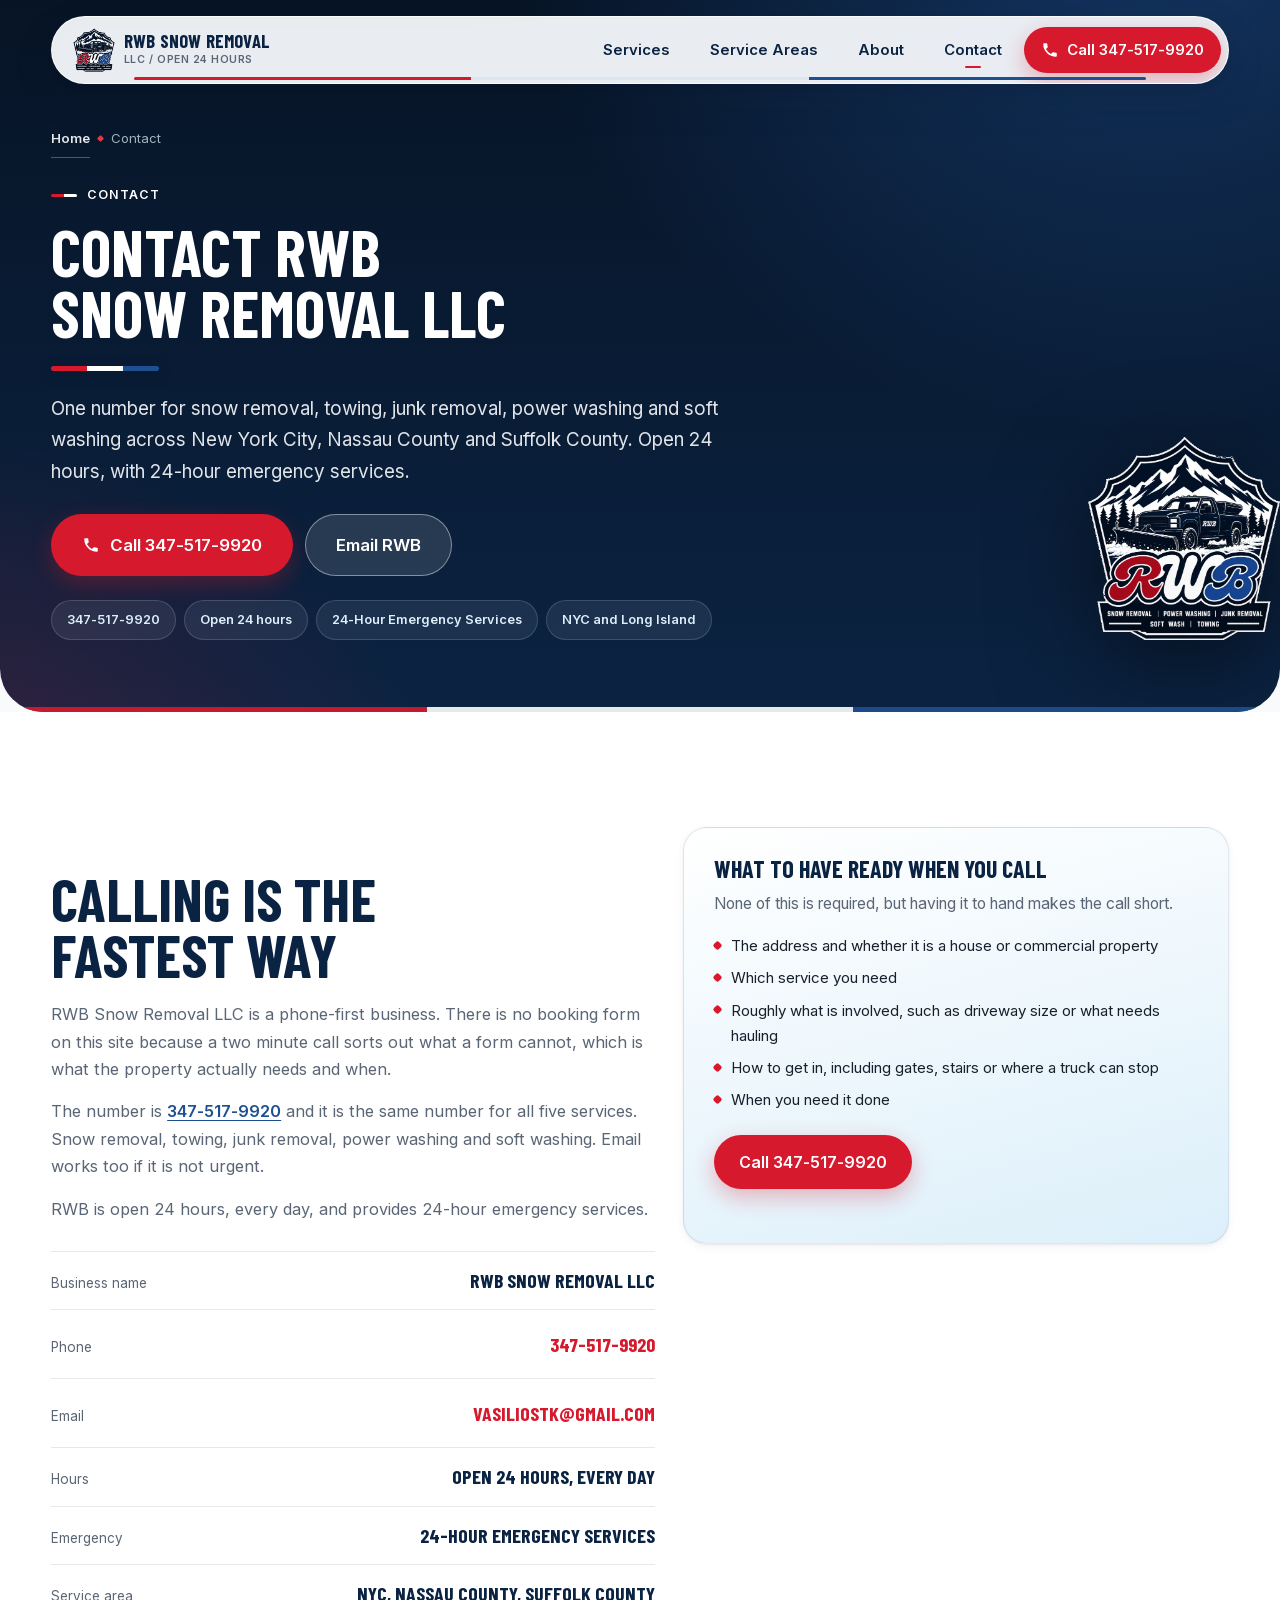
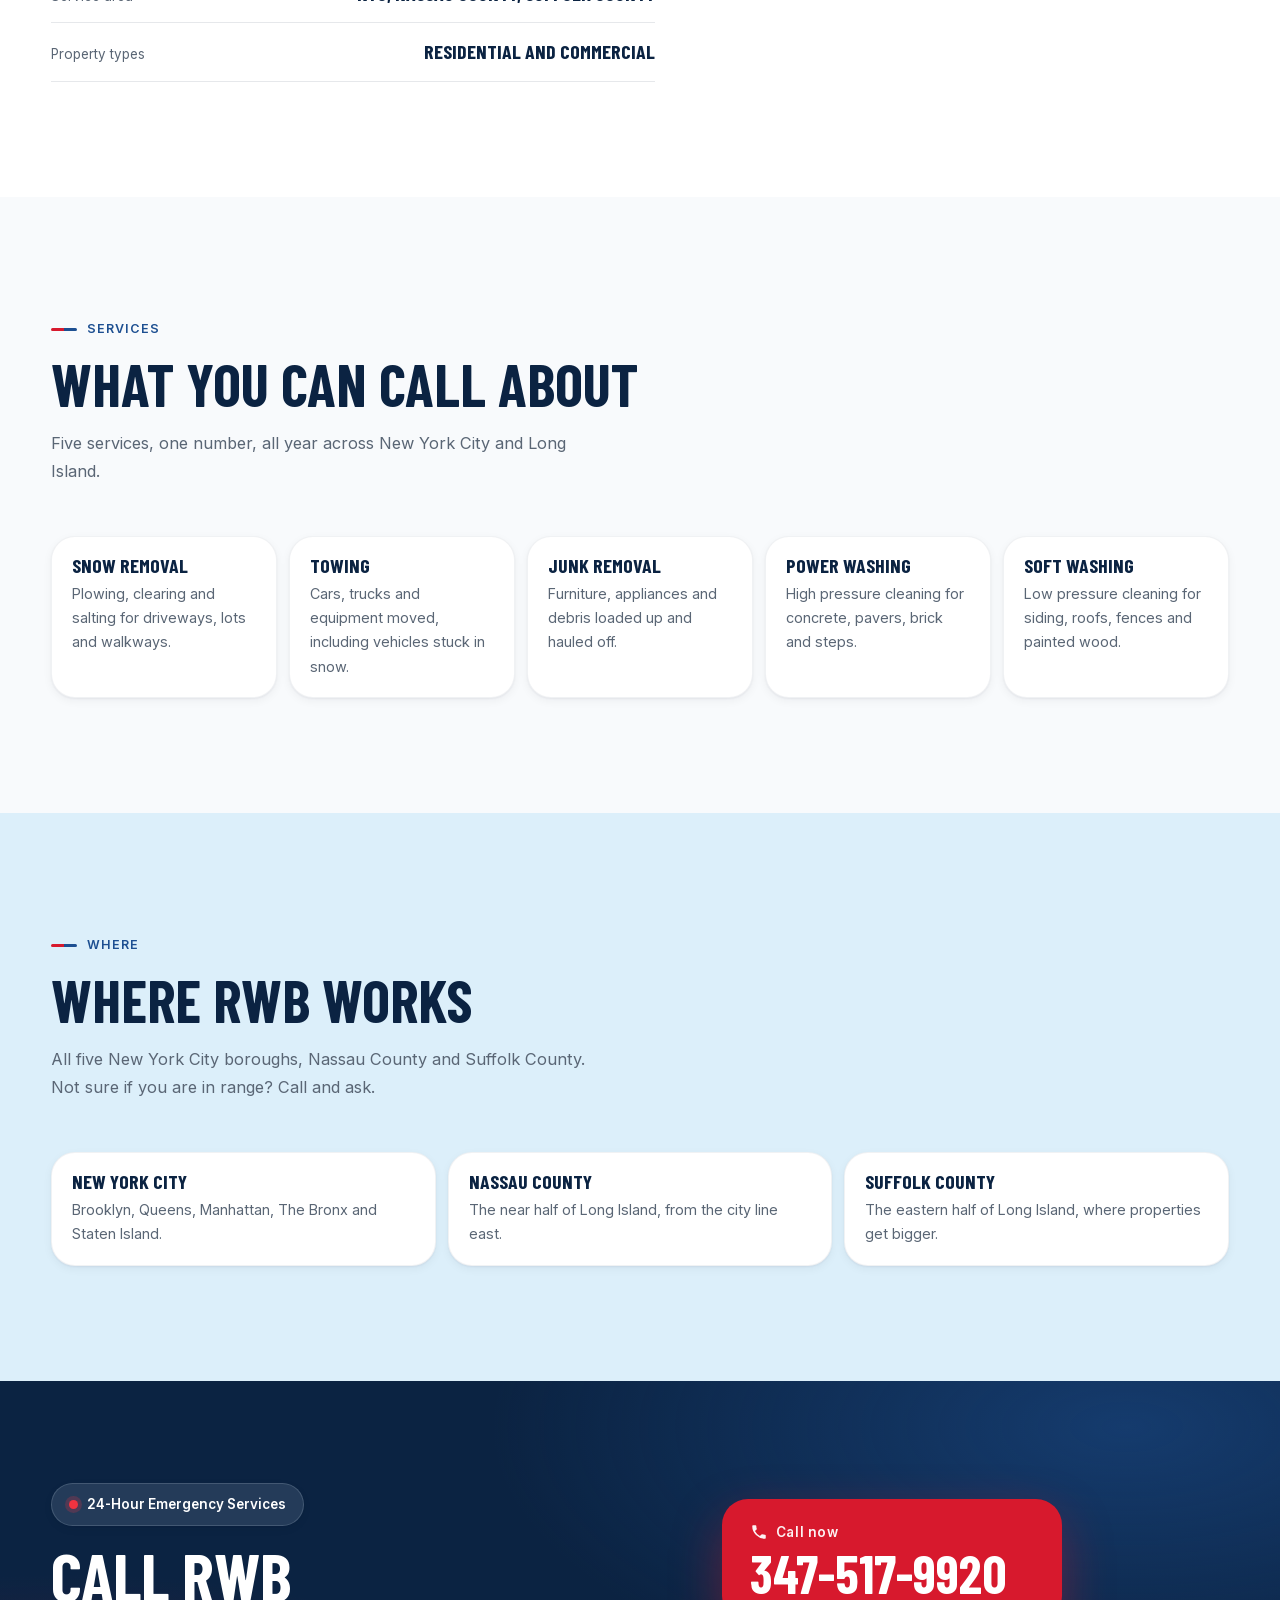
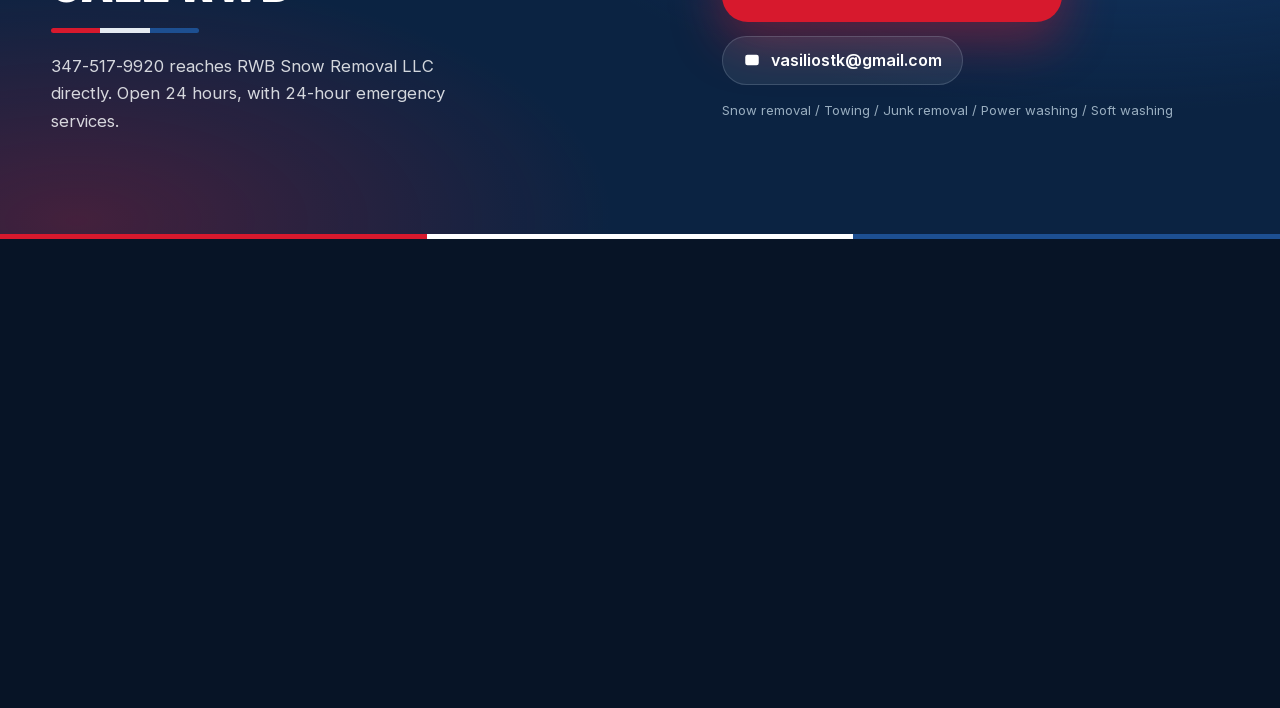
<file: contact/index.html>
<!doctype html>
<html lang="en" class="no-js">
<head>
<meta charset="utf-8">
<meta name="viewport" content="width=device-width, initial-scale=1, viewport-fit=cover">

<title>Contact RWB Snow Removal LLC | Call 347-517-9920, NYC &amp; Long Island</title>
<meta name="description" content="Call RWB Snow Removal LLC at 347-517-9920 for snow removal, towing, junk removal, power washing or soft washing across NYC and Long Island. Open 24 hours.">
<link rel="canonical" href="https://rwbsnowremoval.com/contact/">
<meta name="theme-color" content="#0B2342">
<meta name="format-detection" content="telephone=yes">

<meta property="og:type" content="website">
<meta property="og:site_name" content="RWB Snow Removal LLC">
<meta property="og:title" content="Contact RWB Snow Removal LLC | Call 347-517-9920, NYC &amp; Long Island">
<meta property="og:description" content="Call RWB Snow Removal LLC at 347-517-9920 for snow removal, towing, junk removal, power washing or soft washing across NYC and Long Island. Open 24 hours.">
<meta property="og:url" content="https://rwbsnowremoval.com/contact/">
<meta property="og:image" content="https://rwbsnowremoval.com/assets/images/og-cover.jpg">
<meta property="og:image:width" content="1200">
<meta property="og:image:height" content="630">
<meta property="og:image:alt" content="RWB Snow Removal LLC, snow removal, towing, junk removal and exterior washing across New York City and Long Island">
<meta property="og:locale" content="en_US">
<meta name="twitter:card" content="summary_large_image">
<meta name="twitter:title" content="Contact RWB Snow Removal LLC | Call 347-517-9920, NYC &amp; Long Island">
<meta name="twitter:description" content="Call RWB Snow Removal LLC at 347-517-9920 for snow removal, towing, junk removal, power washing or soft washing across NYC and Long Island. Open 24 hours.">
<meta name="twitter:image" content="https://rwbsnowremoval.com/assets/images/og-cover.jpg">

<link rel="icon" href="../favicon.ico" sizes="16x16 32x32 48x48">
<link rel="icon" type="image/png" href="../assets/images/favicon-32.png" sizes="32x32">
<link rel="apple-touch-icon" href="../apple-touch-icon.png">

<link rel="preload" href="../assets/fonts/barlow-condensed-700.woff2" as="font" type="font/woff2" crossorigin>
<link rel="preload" href="../assets/fonts/inter-400.woff2" as="font" type="font/woff2" crossorigin>
<link rel="stylesheet" href="../assets/css/style.css">
<script>(function(d){var e=d.documentElement;e.className=e.className.replace('no-js','js');try{if(!window.matchMedia('(prefers-reduced-motion: reduce)').matches){e.classList.add('motion');}}catch(err){}
/* Safety net. The scroll reveals start hidden, so if the one script file never
   arrives, show everything rather than leave the page looking empty. */
setTimeout(function(){if(e.className.indexOf('rwb-ready')>-1)return;var n=d.querySelectorAll('.reveal,.reveal-img,.area-map'),i=0;for(;i<n.length;i++){n[i].className+=' is-in';}},3000);})(document);</script>
</head>

<body>
<a class="skip-link" href="#main">Skip to content</a>

<header class="nav-shell" id="top" data-header>
  <div class="nav-bar">
    <a class="brand" href="../" aria-label="RWB Snow Removal LLC, home">
      <picture>
        <source srcset="../assets/images/rwb-logo-transparent.webp" type="image/webp">
        <img class="brand-mark" src="../assets/images/rwb-logo-transparent.png" alt="" width="616" height="649" decoding="async">
      </picture>
      <span class="brand-text">
        <span class="brand-name">RWB Snow Removal</span>
        <span class="brand-sub">LLC / Open 24 hours</span>
      </span>
    </a>

    <nav class="nav" aria-label="Primary">
      <ul class="nav-list">
        <li><a href="../#services">Services</a></li>
        <li><a href="../service-areas/">Service Areas</a></li>
        <li><a href="../#about">About</a></li>
        <li><a href="../contact/" aria-current="page">Contact</a></li>
      </ul>
    </nav>

    <div class="nav-actions">
      <a class="btn btn-red btn-nav" href="tel:+13475179920">
        <svg class="ico" viewBox="0 0 24 24" aria-hidden="true" focusable="false"><path d="M6.6 10.8a15.1 15.1 0 0 0 6.6 6.6l2.2-2.2c.3-.3.7-.4 1-.2 1.2.4 2.4.6 3.6.6.6 0 1 .4 1 1V20c0 .6-.4 1-1 1A17 17 0 0 1 3 4c0-.6.4-1 1-1h3.4c.6 0 1 .4 1 1 0 1.3.2 2.5.6 3.6.1.4 0 .8-.2 1l-2.2 2.2Z"/></svg>
        <span class="nav-call-short">Call</span>
        <span class="nav-call-full">Call 347-517-9920</span>
      </a>
      <button class="nav-toggle" type="button" aria-expanded="false" aria-controls="mobile-menu" data-nav-toggle>
        <span class="nav-toggle-bars" aria-hidden="true"><i></i><i></i><i></i></span>
        <span class="nav-toggle-text">Menu</span>
      </button>
    </div>
  </div>

  <div class="mobile-menu" id="mobile-menu" data-nav-panel hidden>
    <nav aria-label="Mobile">
      <ul class="mobile-list">
        <li><a href="../">Home</a></li>
        <li><a href="../#services">Services</a></li>
        <li class="is-sub"><a href="../snow-removal/">Snow removal</a></li>
        <li class="is-sub"><a href="../towing/">Towing</a></li>
        <li class="is-sub"><a href="../junk-removal/">Junk removal</a></li>
        <li class="is-sub"><a href="../power-washing/">Power washing</a></li>
        <li class="is-sub"><a href="../soft-washing/">Soft washing</a></li>
        <li><a href="../service-areas/">Service Areas</a></li>
        <li><a href="../#about">About</a></li>
        <li><a href="../contact/" aria-current="page">Contact</a></li>
      </ul>
    </nav>
    <div class="mobile-foot">
      <a class="btn btn-red btn-block" href="tel:+13475179920">Call 347-517-9920</a>
      <a class="mobile-email" href="mailto:vasiliostk@gmail.com">vasiliostk@gmail.com</a>
      <p class="mobile-hours"><span class="dot" aria-hidden="true"></span>Open 24 hours, every day</p>
    </div>
  </div>
</header>

<main id="main">

  <section class="page-head">
    <div class="shell page-head-grid">
      <nav class="crumbs" aria-label="Breadcrumb">
        <ol>
          <li><a href="../">Home</a></li>
          <li><span aria-current="page">Contact</span></li>
        </ol>
      </nav>

      <p class="eyebrow eyebrow-light"><span class="eyebrow-tick" aria-hidden="true"></span>Contact</p>
      <h1 class="page-title">Contact RWB Snow Removal LLC</h1>
      <span class="tri-rule tri-rule-hero" aria-hidden="true"></span>
      <p class="page-lede">One number for snow removal, towing, junk removal, power washing and soft washing across New York City, Nassau County and Suffolk County. Open 24 hours, with 24-hour emergency services.</p>

      <div class="page-actions">
        <a class="btn btn-red btn-lg" href="tel:+13475179920"><svg class="ico" viewBox="0 0 24 24" aria-hidden="true" focusable="false"><path d="M6.6 10.8a15.1 15.1 0 0 0 6.6 6.6l2.2-2.2c.3-.3.7-.4 1-.2 1.2.4 2.4.6 3.6.6.6 0 1 .4 1 1V20c0 .6-.4 1-1 1A17 17 0 0 1 3 4c0-.6.4-1 1-1h3.4c.6 0 1 .4 1 1 0 1.3.2 2.5.6 3.6.1.4 0 .8-.2 1l-2.2 2.2Z"/></svg>Call 347-517-9920</a>
        <a class="btn btn-glass btn-lg" href="mailto:vasiliostk@gmail.com">Email RWB</a>
      </div>

      <ul class="page-facts">
        <li>347-517-9920</li>
        <li>Open 24 hours</li>
        <li>24-Hour Emergency Services</li>
        <li>NYC and Long Island</li>
      </ul>

      <picture>
        <source srcset="../assets/images/rwb-logo-transparent.webp" type="image/webp">
        <img class="page-seal" src="../assets/images/rwb-logo-transparent.png" alt=""
             width="616" height="649" loading="lazy" decoding="async">
      </picture>
    </div>
  </section>

  <section class="section bg-white" aria-labelledby="c-how">
    <div class="shell">
      <div class="split split-2 split-media split-start">
        <div>
          <p class="eyebrow reveal"><span class="eyebrow-tick" aria-hidden="true"></span>Reaching RWB</p>
          <h2 class="sec-title reveal" id="c-how" style="--d:60ms">Calling is the fastest way</h2>
          <div class="prose reveal" style="--d:120ms">
            <p>RWB Snow Removal LLC is a phone-first business. There is no booking form on this site because a two minute call sorts out what a form cannot, which is what the property actually needs and when.</p>
            <p>The number is <a href="tel:+13475179920">347-517-9920</a> and it is the same number for all five services. Snow removal, towing, junk removal, power washing and soft washing. Email works too if it is not urgent.</p>
            <p>RWB is open 24 hours, every day, and provides 24-hour emergency services.</p>
          </div>
          <dl class="about-facts reveal" style="--d:180ms">
            <div><dt>Business name</dt><dd>RWB Snow Removal LLC</dd></div>
            <div><dt>Phone</dt><dd><a href="tel:+13475179920">347-517-9920</a></dd></div>
            <div><dt>Email</dt><dd><a href="mailto:vasiliostk@gmail.com">vasiliostk@gmail.com</a></dd></div>
            <div><dt>Hours</dt><dd>Open 24 hours, every day</dd></div>
            <div><dt>Emergency</dt><dd>24-Hour Emergency Services</dd></div>
            <div><dt>Service area</dt><dd>NYC, Nassau County, Suffolk County</dd></div>
            <div><dt>Property types</dt><dd>Residential and commercial</dd></div>
          </dl>
        </div>

        <div class="panel panel-ice reveal" style="--d:80ms">
          <h3 class="panel-h">What to have ready when you call</h3>
          <p>None of this is required, but having it to hand makes the call short.</p>
          <ul class="card-points">
  <li>The address and whether it is a house or commercial property</li>
  <li>Which service you need</li>
  <li>Roughly what is involved, such as driveway size or what needs hauling</li>
  <li>How to get in, including gates, stairs or where a truck can stop</li>
  <li>When you need it done</li>
</ul>
          <div class="page-actions" style="margin-top:22px">
            <a class="btn btn-red" href="tel:+13475179920">Call 347-517-9920</a>
          </div>
        </div>
      </div>
    </div>
  </section>

  <section class="section" aria-labelledby="c-services">
    <div class="shell">
      <div class="sec-head">
        <p class="eyebrow reveal"><span class="eyebrow-tick" aria-hidden="true"></span>Services</p>
        <h2 class="sec-title reveal" id="c-services" style="--d:60ms">What you can call about</h2>
        <p class="lede reveal" style="--d:120ms">Five services, one number, all year across New York City and Long Island.</p>
      </div>
      <div class="xlinks xlinks-auto">
  <a class="xlink reveal" href="../snow-removal/"><strong>Snow removal</strong><span>Plowing, clearing and salting for driveways, lots and walkways.</span></a>
  <a class="xlink reveal" href="../towing/"><strong>Towing</strong><span>Cars, trucks and equipment moved, including vehicles stuck in snow.</span></a>
  <a class="xlink reveal" href="../junk-removal/"><strong>Junk removal</strong><span>Furniture, appliances and debris loaded up and hauled off.</span></a>
  <a class="xlink reveal" href="../power-washing/"><strong>Power washing</strong><span>High pressure cleaning for concrete, pavers, brick and steps.</span></a>
  <a class="xlink reveal" href="../soft-washing/"><strong>Soft washing</strong><span>Low pressure cleaning for siding, roofs, fences and painted wood.</span></a>
</div>
    </div>
  </section>

  <section class="section bg-ice" aria-labelledby="c-area">
    <div class="shell">
      <div class="sec-head">
        <p class="eyebrow reveal"><span class="eyebrow-tick" aria-hidden="true"></span>Where</p>
        <h2 class="sec-title reveal" id="c-area" style="--d:60ms">Where RWB works</h2>
        <p class="lede reveal" style="--d:120ms">All five New York City boroughs, Nassau County and Suffolk County. Not sure if you are in range? Call and ask.</p>
      </div>
      <div class="xlinks xlinks-3">
  <a class="xlink reveal" href="../service-areas/new-york-city/"><strong>New York City</strong><span>Brooklyn, Queens, Manhattan, The Bronx and Staten Island.</span></a>
  <a class="xlink reveal" href="../service-areas/nassau-county/"><strong>Nassau County</strong><span>The near half of Long Island, from the city line east.</span></a>
  <a class="xlink reveal" href="../service-areas/suffolk-county/"><strong>Suffolk County</strong><span>The eastern half of Long Island, where properties get bigger.</span></a>
</div>
    </div>
  </section>

  <section class="final" id="contact-cta" aria-labelledby="final-h">
    <div class="shell final-grid">
      <div class="final-copy">
        <span class="status-badge status-badge-dark">
          <span class="status-dot"></span>
          24-Hour Emergency Services
        </span>
        <h2 class="final-title reveal" style="--d:40ms" id="final-h">Call RWB</h2>
        <span class="tri-rule tri-rule-wide reveal" style="--d:80ms" aria-hidden="true"></span>
        <p class="final-sub reveal" style="--d:120ms">347-517-9920 reaches RWB Snow Removal LLC directly. Open 24 hours, with 24-hour emergency services.</p>
      </div>

      <div class="final-actions reveal" style="--d:160ms">
        <a class="final-phone" href="tel:+13475179920">
          <span class="final-phone-label">
            <svg class="ico" viewBox="0 0 24 24" aria-hidden="true" focusable="false"><path d="M6.6 10.8a15.1 15.1 0 0 0 6.6 6.6l2.2-2.2c.3-.3.7-.4 1-.2 1.2.4 2.4.6 3.6.6.6 0 1 .4 1 1V20c0 .6-.4 1-1 1A17 17 0 0 1 3 4c0-.6.4-1 1-1h3.4c.6 0 1 .4 1 1 0 1.3.2 2.5.6 3.6.1.4 0 .8-.2 1l-2.2 2.2Z"/></svg>
            Call now
          </span>
          <span class="final-phone-number">347-517-9920</span>
        </a>
        <a class="final-email" href="mailto:vasiliostk@gmail.com">
          <svg class="ico" viewBox="0 0 24 24" aria-hidden="true" focusable="false"><rect x="3" y="5" width="18" height="14" rx="3"/><path d="m3.8 7 8.2 6 8.2-6"/></svg>
          vasiliostk@gmail.com
        </a>
        <p class="final-note">Snow removal / Towing / Junk removal / Power washing / Soft washing</p>
      </div>
    </div>
  </section>

</main>

<footer class="site-footer">
  <div class="shell footer-grid">
    <div class="footer-brand">
      <picture>
        <source srcset="../assets/images/rwb-logo-transparent.webp" type="image/webp">
        <img class="footer-logo" src="../assets/images/rwb-logo-transparent.png" width="616" height="649"
             alt="RWB Snow Removal LLC logo" loading="lazy" decoding="async">
      </picture>
      <h2 class="footer-h">RWB Snow Removal LLC</h2>
      <p class="footer-tag">Snow removal, towing, junk removal, power washing and soft washing across New York City and Long Island. Open 24 hours, with 24-hour emergency services.</p>
      <span class="tri-rule tri-rule-wide" aria-hidden="true"></span>
    </div>

    <nav class="footer-col" aria-label="Services">
      <h2 class="footer-h">Services</h2>
      <ul>
        <li><a href="../snow-removal/">Snow removal</a></li>
        <li><a href="../towing/">Towing</a></li>
        <li><a href="../junk-removal/">Junk removal</a></li>
        <li><a href="../power-washing/">Power washing</a></li>
        <li><a href="../soft-washing/">Soft washing</a></li>
      </ul>
    </nav>

    <nav class="footer-col" aria-label="Service areas">
      <h2 class="footer-h">Service area</h2>
      <ul>
        <li><a href="../service-areas/new-york-city/">New York City</a></li>
        <li><a href="../service-areas/nassau-county/">Nassau County</a></li>
        <li><a href="../service-areas/suffolk-county/">Suffolk County</a></li>
        <li><a href="../service-areas/">All service areas</a></li>
      </ul>
      <p class="footer-note">Brooklyn, Queens, Manhattan, The Bronx, Staten Island, Nassau County and Suffolk County.</p>
    </nav>

    <div class="footer-col">
      <h2 class="footer-h">Contact</h2>
      <ul>
        <li><a class="footer-phone" href="tel:+13475179920">347-517-9920</a></li>
        <li><a href="mailto:vasiliostk@gmail.com">vasiliostk@gmail.com</a></li>
        <li class="footer-plain">Open 24 hours, every day</li>
        <li class="footer-plain">24-Hour Emergency Services</li>
        <li><a href="../contact/">Contact RWB</a></li>
      </ul>
    </div>
  </div>

  <div class="shell footer-bottom">
    <p>&copy; <span data-year>2026</span> RWB Snow Removal LLC. All rights reserved.</p>
    <p class="footer-credit">Website by Bellmore Web Design</p>
  </div>
</footer>

<div class="callbar" data-callbar>
  <a class="callbar-link" href="tel:+13475179920">
    <svg class="ico" viewBox="0 0 24 24" aria-hidden="true" focusable="false"><path d="M6.6 10.8a15.1 15.1 0 0 0 6.6 6.6l2.2-2.2c.3-.3.7-.4 1-.2 1.2.4 2.4.6 3.6.6.6 0 1 .4 1 1V20c0 .6-.4 1-1 1A17 17 0 0 1 3 4c0-.6.4-1 1-1h3.4c.6 0 1 .4 1 1 0 1.3.2 2.5.6 3.6.1.4 0 .8-.2 1l-2.2 2.2Z"/></svg>
    <span class="callbar-text"><strong>Call 347-517-9920</strong><small>Open 24 hours</small></span>
  </a>
</div>

<script type="application/ld+json">
{
  "@context": "https://schema.org",
  "@graph": [
{
      "@type": "LocalBusiness",
      "@id": "https://rwbsnowremoval.com/#business",
      "name": "RWB Snow Removal LLC",
      "legalName": "RWB Snow Removal LLC",
      "alternateName": "RWB Snow Removal",
      "url": "https://rwbsnowremoval.com/",
      "image": "https://rwbsnowremoval.com/assets/images/og-cover.jpg",
      "logo": {
        "@type": "ImageObject",
        "url": "https://rwbsnowremoval.com/assets/images/rwb-logo.webp",
        "width": 618,
        "height": 653
      },
      "telephone": "+1-347-517-9920",
      "email": "vasiliostk@gmail.com",
      "description": "RWB Snow Removal LLC provides snow removal, towing, junk removal, power washing and soft washing for residential and commercial property across all five New York City boroughs, Nassau County and Suffolk County. Open 24 hours, with 24-hour emergency services.",
      "address": {"@type": "PostalAddress", "addressRegion": "NY", "addressCountry": "US"},
      "openingHoursSpecification": [{
        "@type": "OpeningHoursSpecification",
        "dayOfWeek": ["Monday","Tuesday","Wednesday","Thursday","Friday","Saturday","Sunday"],
        "opens": "00:00",
        "closes": "23:59"
      }],
      "areaServed": [
      {"@type": "City", "name": "New York City", "containedInPlace": {"@type": "State", "name": "New York"}},
      {"@type": "AdministrativeArea", "name": "Brooklyn, New York"},
      {"@type": "AdministrativeArea", "name": "Queens, New York"},
      {"@type": "AdministrativeArea", "name": "Manhattan, New York"},
      {"@type": "AdministrativeArea", "name": "The Bronx, New York"},
      {"@type": "AdministrativeArea", "name": "Staten Island, New York"},
      {"@type": "AdministrativeArea", "name": "Nassau County, New York"},
      {"@type": "AdministrativeArea", "name": "Suffolk County, New York"},
      {"@type": "AdministrativeArea", "name": "Long Island, New York"}
      ],
      "knowsAbout": ["Snow removal","Snow plowing","Towing","Junk removal","Power washing","Soft washing"],
      "hasOfferCatalog": {
        "@type": "OfferCatalog",
        "name": "RWB Snow Removal LLC services",
        "itemListElement": [
        {"@type": "Offer", "itemOffered": {"@type": "Service", "name": "Snow removal", "serviceType": "Snow removal", "url": "https://rwbsnowremoval.com/snow-removal/", "provider": {"@id": "https://rwbsnowremoval.com/#business"}}},
        {"@type": "Offer", "itemOffered": {"@type": "Service", "name": "Towing", "serviceType": "Towing", "url": "https://rwbsnowremoval.com/towing/", "provider": {"@id": "https://rwbsnowremoval.com/#business"}}},
        {"@type": "Offer", "itemOffered": {"@type": "Service", "name": "Junk removal", "serviceType": "Junk removal", "url": "https://rwbsnowremoval.com/junk-removal/", "provider": {"@id": "https://rwbsnowremoval.com/#business"}}},
        {"@type": "Offer", "itemOffered": {"@type": "Service", "name": "Power washing", "serviceType": "Power washing", "url": "https://rwbsnowremoval.com/power-washing/", "provider": {"@id": "https://rwbsnowremoval.com/#business"}}},
        {"@type": "Offer", "itemOffered": {"@type": "Service", "name": "Soft washing", "serviceType": "Soft washing", "url": "https://rwbsnowremoval.com/soft-washing/", "provider": {"@id": "https://rwbsnowremoval.com/#business"}}}
        ]
      }
    },
    {
      "@type": "WebSite",
      "@id": "https://rwbsnowremoval.com/#website",
      "url": "https://rwbsnowremoval.com/",
      "name": "RWB Snow Removal LLC",
      "description": "RWB Snow Removal LLC provides snow removal, towing, junk removal, power washing and soft washing for residential and commercial property across all five New York City boroughs, Nassau County and Suffolk County. Open 24 hours, with 24-hour emergency services.",
      "publisher": {"@id": "https://rwbsnowremoval.com/#business"},
      "inLanguage": "en-US"
    },
    {
      "@type": "WebPage",
      "@id": "https://rwbsnowremoval.com/contact/#webpage",
      "url": "https://rwbsnowremoval.com/contact/",
      "name": "Contact RWB Snow Removal LLC",
      "description": "Phone, email, hours and service area for RWB Snow Removal LLC.",
      "isPartOf": {"@id": "https://rwbsnowremoval.com/#website"},
      "about": {"@id": "https://rwbsnowremoval.com/#business"},
      "primaryImageOfPage": {"@type": "ImageObject", "url": "https://rwbsnowremoval.com/assets/images/og-cover.jpg"},
      "inLanguage": "en-US",
      "breadcrumb": {"@id": "https://rwbsnowremoval.com/contact/#breadcrumb"}
    },
    {
      "@type": "BreadcrumbList",
      "@id": "https://rwbsnowremoval.com/contact/#breadcrumb",
      "itemListElement": [
        {"@type": "ListItem", "position": 1, "name": "Home", "item": "https://rwbsnowremoval.com/"},
        {"@type": "ListItem", "position": 2, "name": "Contact", "item": "https://rwbsnowremoval.com/contact/"}
      ]
    },
    {
      "@type": "ContactPage",
      "@id": "https://rwbsnowremoval.com/contact/#contactpage",
      "url": "https://rwbsnowremoval.com/contact/",
      "name": "Contact RWB Snow Removal LLC",
      "about": {"@id": "https://rwbsnowremoval.com/#business"},
      "inLanguage": "en-US"
    }
  ]
}
</script>

<script src="../assets/js/main.js" defer></script>
</body>
</html>
</file>
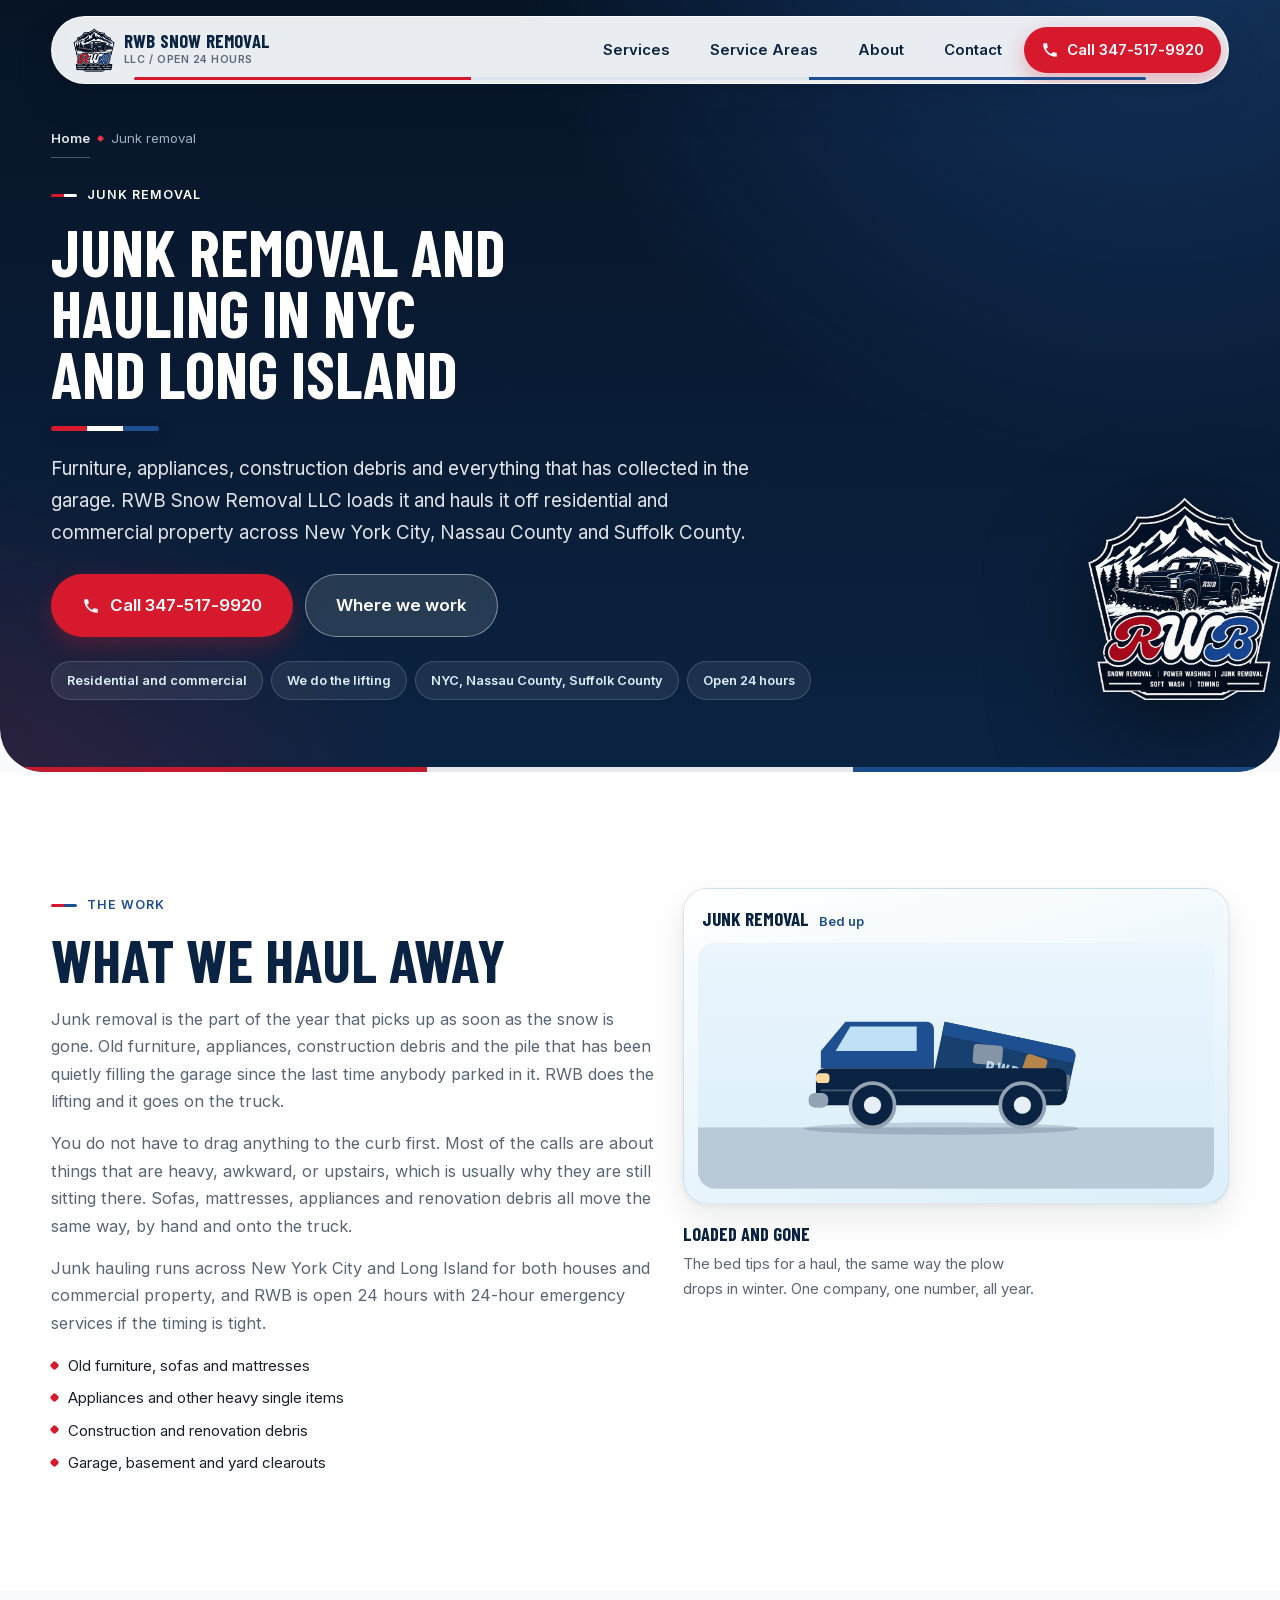
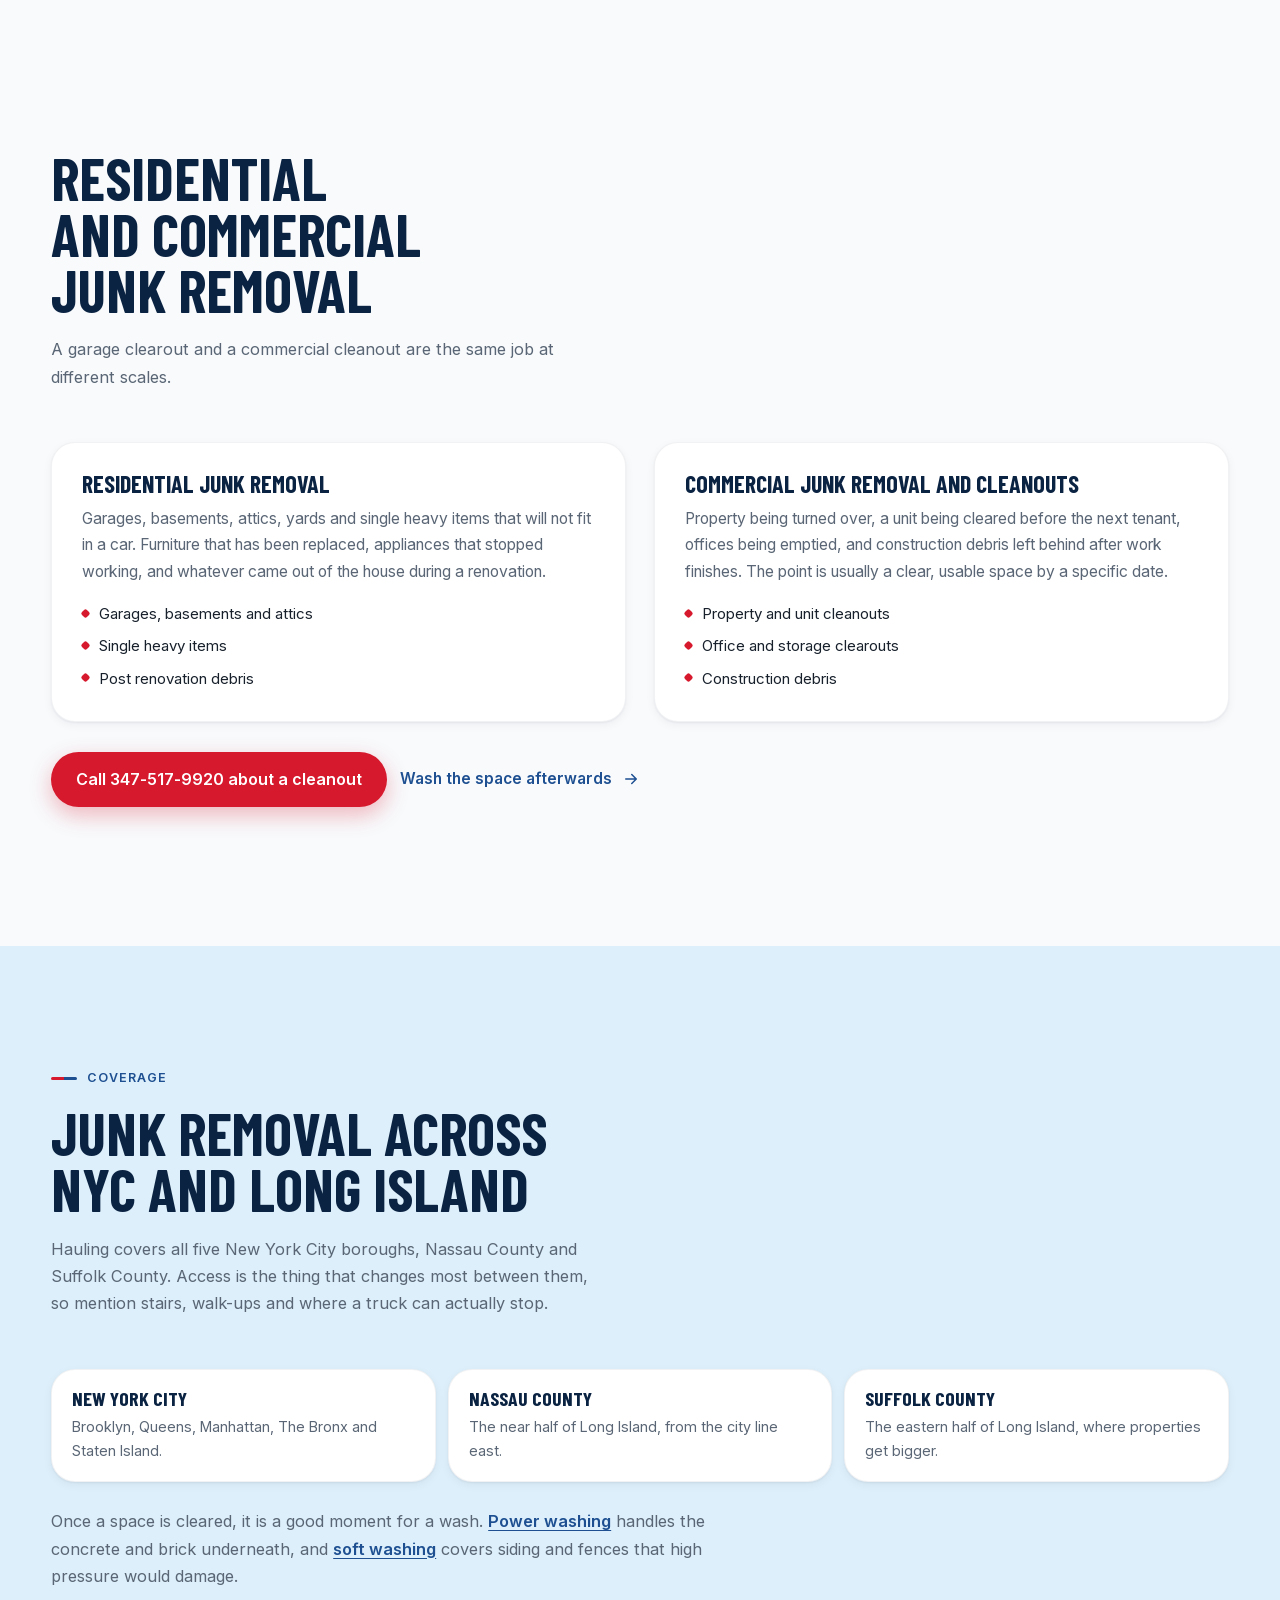
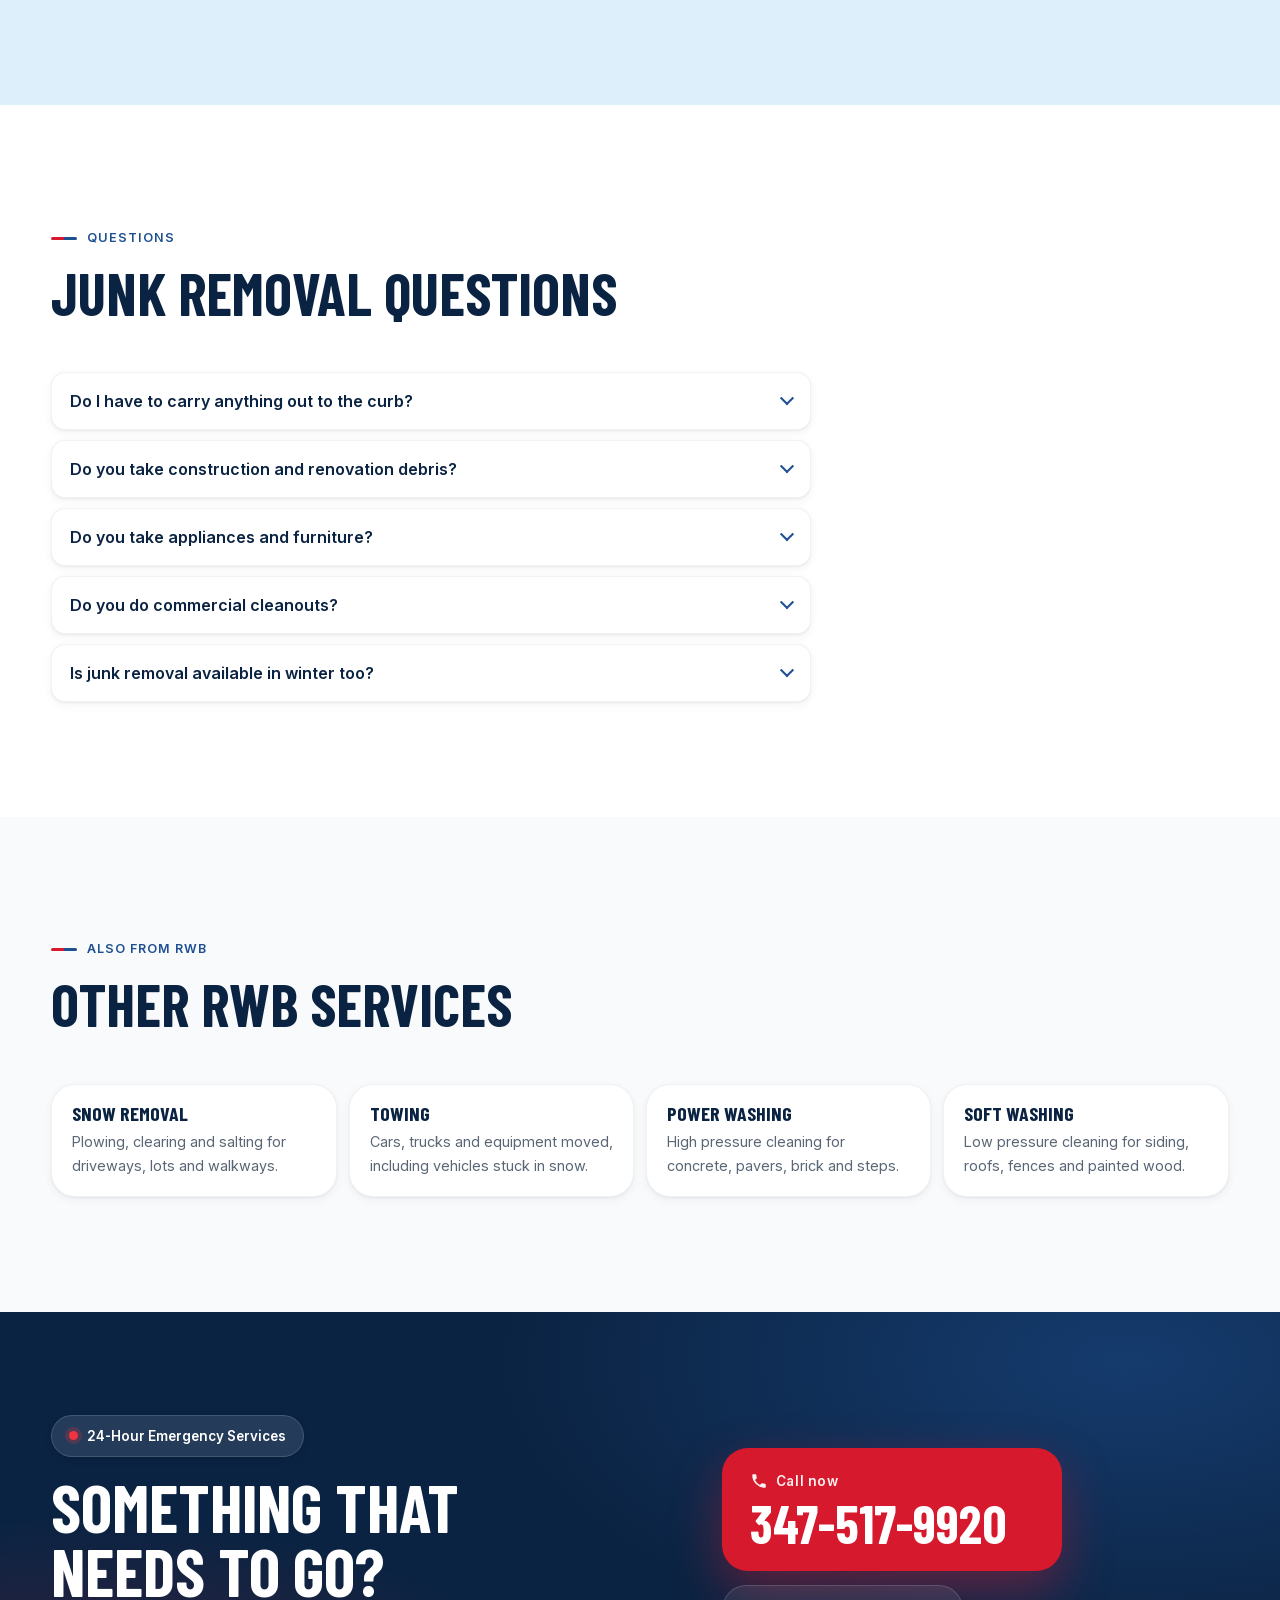
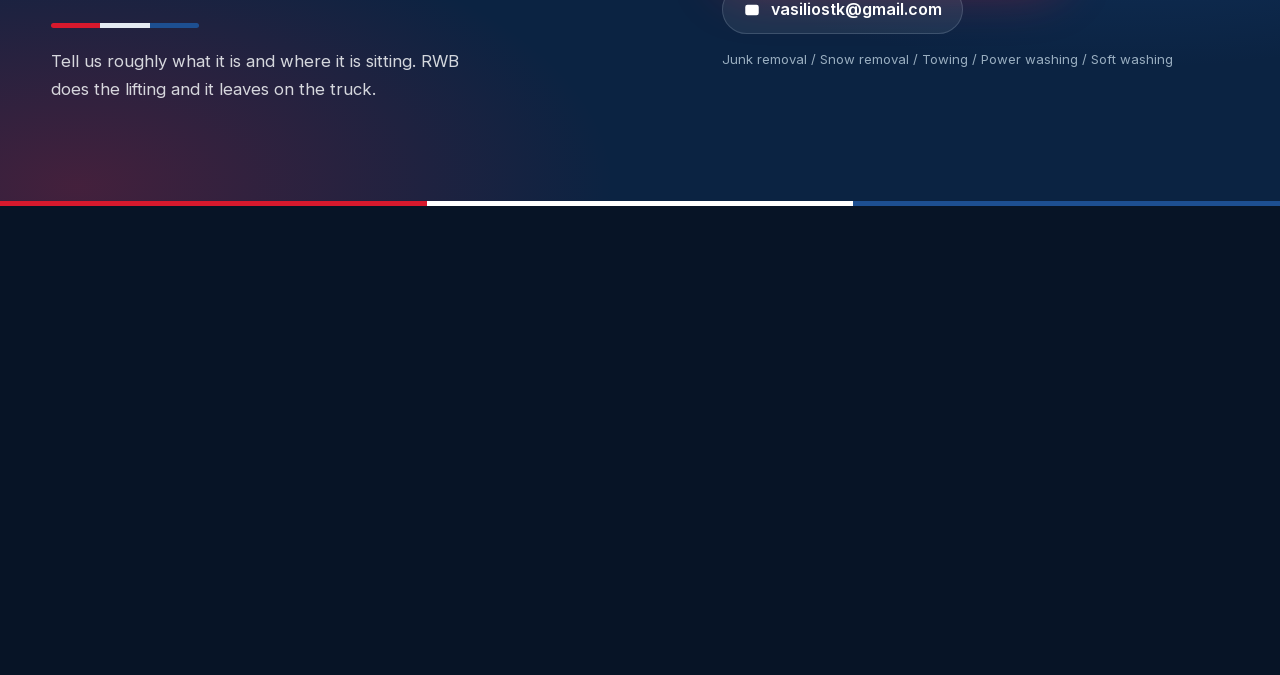
<file: junk-removal/index.html>
<!doctype html>
<html lang="en" class="no-js">
<head>
<meta charset="utf-8">
<meta name="viewport" content="width=device-width, initial-scale=1, viewport-fit=cover">

<title>Junk Removal &amp; Hauling in NYC &amp; Long Island | RWB Snow Removal LLC</title>
<meta name="description" content="Junk removal and hauling for furniture, appliances and debris across NYC, Nassau and Suffolk. Residential and commercial cleanouts. Call 347-517-9920.">
<link rel="canonical" href="https://rwbsnowremoval.com/junk-removal/">
<meta name="theme-color" content="#0B2342">
<meta name="format-detection" content="telephone=yes">

<meta property="og:type" content="website">
<meta property="og:site_name" content="RWB Snow Removal LLC">
<meta property="og:title" content="Junk Removal &amp; Hauling in NYC &amp; Long Island | RWB Snow Removal LLC">
<meta property="og:description" content="Junk removal and hauling for furniture, appliances and debris across NYC, Nassau and Suffolk. Residential and commercial cleanouts. Call 347-517-9920.">
<meta property="og:url" content="https://rwbsnowremoval.com/junk-removal/">
<meta property="og:image" content="https://rwbsnowremoval.com/assets/images/og-cover.jpg">
<meta property="og:image:width" content="1200">
<meta property="og:image:height" content="630">
<meta property="og:image:alt" content="RWB Snow Removal LLC, snow removal, towing, junk removal and exterior washing across New York City and Long Island">
<meta property="og:locale" content="en_US">
<meta name="twitter:card" content="summary_large_image">
<meta name="twitter:title" content="Junk Removal &amp; Hauling in NYC &amp; Long Island | RWB Snow Removal LLC">
<meta name="twitter:description" content="Junk removal and hauling for furniture, appliances and debris across NYC, Nassau and Suffolk. Residential and commercial cleanouts. Call 347-517-9920.">
<meta name="twitter:image" content="https://rwbsnowremoval.com/assets/images/og-cover.jpg">

<link rel="icon" href="../favicon.ico" sizes="16x16 32x32 48x48">
<link rel="icon" type="image/png" href="../assets/images/favicon-32.png" sizes="32x32">
<link rel="apple-touch-icon" href="../apple-touch-icon.png">

<link rel="preload" href="../assets/fonts/barlow-condensed-700.woff2" as="font" type="font/woff2" crossorigin>
<link rel="preload" href="../assets/fonts/inter-400.woff2" as="font" type="font/woff2" crossorigin>
<link rel="stylesheet" href="../assets/css/style.css">
<script>(function(d){var e=d.documentElement;e.className=e.className.replace('no-js','js');try{if(!window.matchMedia('(prefers-reduced-motion: reduce)').matches){e.classList.add('motion');}}catch(err){}
/* Safety net. The scroll reveals start hidden, so if the one script file never
   arrives, show everything rather than leave the page looking empty. */
setTimeout(function(){if(e.className.indexOf('rwb-ready')>-1)return;var n=d.querySelectorAll('.reveal,.reveal-img,.area-map'),i=0;for(;i<n.length;i++){n[i].className+=' is-in';}},3000);})(document);</script>
</head>

<body>
<a class="skip-link" href="#main">Skip to content</a>

<header class="nav-shell" id="top" data-header>
  <div class="nav-bar">
    <a class="brand" href="../" aria-label="RWB Snow Removal LLC, home">
      <picture>
        <source srcset="../assets/images/rwb-logo-transparent.webp" type="image/webp">
        <img class="brand-mark" src="../assets/images/rwb-logo-transparent.png" alt="" width="616" height="649" decoding="async">
      </picture>
      <span class="brand-text">
        <span class="brand-name">RWB Snow Removal</span>
        <span class="brand-sub">LLC / Open 24 hours</span>
      </span>
    </a>

    <nav class="nav" aria-label="Primary">
      <ul class="nav-list">
        <li><a href="../#services">Services</a></li>
        <li><a href="../service-areas/">Service Areas</a></li>
        <li><a href="../#about">About</a></li>
        <li><a href="../contact/">Contact</a></li>
      </ul>
    </nav>

    <div class="nav-actions">
      <a class="btn btn-red btn-nav" href="tel:+13475179920">
        <svg class="ico" viewBox="0 0 24 24" aria-hidden="true" focusable="false"><path d="M6.6 10.8a15.1 15.1 0 0 0 6.6 6.6l2.2-2.2c.3-.3.7-.4 1-.2 1.2.4 2.4.6 3.6.6.6 0 1 .4 1 1V20c0 .6-.4 1-1 1A17 17 0 0 1 3 4c0-.6.4-1 1-1h3.4c.6 0 1 .4 1 1 0 1.3.2 2.5.6 3.6.1.4 0 .8-.2 1l-2.2 2.2Z"/></svg>
        <span class="nav-call-short">Call</span>
        <span class="nav-call-full">Call 347-517-9920</span>
      </a>
      <button class="nav-toggle" type="button" aria-expanded="false" aria-controls="mobile-menu" data-nav-toggle>
        <span class="nav-toggle-bars" aria-hidden="true"><i></i><i></i><i></i></span>
        <span class="nav-toggle-text">Menu</span>
      </button>
    </div>
  </div>

  <div class="mobile-menu" id="mobile-menu" data-nav-panel hidden>
    <nav aria-label="Mobile">
      <ul class="mobile-list">
        <li><a href="../">Home</a></li>
        <li><a href="../#services">Services</a></li>
        <li class="is-sub"><a href="../snow-removal/">Snow removal</a></li>
        <li class="is-sub"><a href="../towing/">Towing</a></li>
        <li class="is-sub"><a href="../junk-removal/" aria-current="page">Junk removal</a></li>
        <li class="is-sub"><a href="../power-washing/">Power washing</a></li>
        <li class="is-sub"><a href="../soft-washing/">Soft washing</a></li>
        <li><a href="../service-areas/">Service Areas</a></li>
        <li><a href="../#about">About</a></li>
        <li><a href="../contact/">Contact</a></li>
      </ul>
    </nav>
    <div class="mobile-foot">
      <a class="btn btn-red btn-block" href="tel:+13475179920">Call 347-517-9920</a>
      <a class="mobile-email" href="mailto:vasiliostk@gmail.com">vasiliostk@gmail.com</a>
      <p class="mobile-hours"><span class="dot" aria-hidden="true"></span>Open 24 hours, every day</p>
    </div>
  </div>
</header>

<main id="main">

  <section class="page-head">
    <div class="shell page-head-grid">
      <nav class="crumbs" aria-label="Breadcrumb">
        <ol>
          <li><a href="../">Home</a></li>
          <li><span aria-current="page">Junk removal</span></li>
        </ol>
      </nav>

      <p class="eyebrow eyebrow-light"><span class="eyebrow-tick" aria-hidden="true"></span>Junk removal</p>
      <h1 class="page-title">Junk Removal and Hauling in NYC and Long Island</h1>
      <span class="tri-rule tri-rule-hero" aria-hidden="true"></span>
      <p class="page-lede">Furniture, appliances, construction debris and everything that has collected in the garage. RWB Snow Removal LLC loads it and hauls it off residential and commercial property across New York City, Nassau County and Suffolk County.</p>

      <div class="page-actions">
        <a class="btn btn-red btn-lg" href="tel:+13475179920"><svg class="ico" viewBox="0 0 24 24" aria-hidden="true" focusable="false"><path d="M6.6 10.8a15.1 15.1 0 0 0 6.6 6.6l2.2-2.2c.3-.3.7-.4 1-.2 1.2.4 2.4.6 3.6.6.6 0 1 .4 1 1V20c0 .6-.4 1-1 1A17 17 0 0 1 3 4c0-.6.4-1 1-1h3.4c.6 0 1 .4 1 1 0 1.3.2 2.5.6 3.6.1.4 0 .8-.2 1l-2.2 2.2Z"/></svg>Call 347-517-9920</a>
        <a class="btn btn-glass btn-lg" href="../service-areas/">Where we work</a>
      </div>

      <ul class="page-facts">
        <li>Residential and commercial</li>
        <li>We do the lifting</li>
        <li>NYC, Nassau County, Suffolk County</li>
        <li>Open 24 hours</li>
      </ul>

      <picture>
        <source srcset="../assets/images/rwb-logo-transparent.webp" type="image/webp">
        <img class="page-seal" src="../assets/images/rwb-logo-transparent.png" alt=""
             width="616" height="649" loading="lazy" decoding="async">
      </picture>
    </div>
  </section>

  <section class="section bg-white" aria-labelledby="junk-what">
    <div class="shell">
      <div class="split split-2 split-media">
        <div>
          <p class="eyebrow reveal"><span class="eyebrow-tick" aria-hidden="true"></span>The work</p>
          <h2 class="sec-title reveal" id="junk-what" style="--d:60ms">What we haul away</h2>
          <div class="prose reveal" style="--d:120ms">
            <p>Junk removal is the part of the year that picks up as soon as the snow is gone. Old furniture, appliances, construction debris and the pile that has been quietly filling the garage since the last time anybody parked in it. RWB does the lifting and it goes on the truck.</p>
            <p>You do not have to drag anything to the curb first. Most of the calls are about things that are heavy, awkward, or upstairs, which is usually why they are still sitting there. Sofas, mattresses, appliances and renovation debris all move the same way, by hand and onto the truck.</p>
            <p>Junk hauling runs across New York City and Long Island for both houses and commercial property, and RWB is open 24 hours with 24-hour emergency services if the timing is tight.</p>
          </div>
          <ul class="card-points">
  <li>Old furniture, sofas and mattresses</li>
  <li>Appliances and other heavy single items</li>
  <li>Construction and renovation debris</li>
  <li>Garage, basement and yard clearouts</li>
</ul>
        </div>

        <div class="reveal" style="--d:80ms">
          <div class="svc-stage">
  <div class="stage-top">
    <span class="stage-tag">Junk removal</span>
    <span class="stage-note">Bed up</span>
  </div>
    <svg class="machine" viewBox="0 0 420 200" preserveAspectRatio="xMidYMax meet"
                     role="img" aria-label="Illustration of the RWB service truck with its bed tipped up, unloading debris"
                     data-state="junk">
                  <defs>
                    <linearGradient id="mSky" x1="0" y1="0" x2="0" y2="1">
                      <stop offset="0" stop-color="#eaf5fd"/>
                      <stop offset="1" stop-color="#dcefFA"/>
                    </linearGradient>
                    <clipPath id="mGround"><rect x="0" y="150" width="420" height="50"/></clipPath>
                  </defs>
    
                  <rect class="m-sky" x="0" y="0" width="420" height="200" fill="url(#mSky)"/>
    
                  <g clip-path="url(#mGround)">
                    <rect class="m-ground" x="0" y="150" width="420" height="50"/>
                    <g class="m-snowlayer">
                      <rect x="0" y="150" width="420" height="50"/>
                      <path class="m-snowlip" d="M0 152c40 4 66-6 108-4s64 8 110 4 88-7 124-4 78 4 78 4v-6H0z"/>
                    </g>
                    <path class="m-plowed" d="M112 150H420v50H86z"/>
                    <rect class="m-grime" x="0" y="150" width="420" height="50"/>
                    <rect class="m-clean" x="0" y="150" width="286" height="50"/>
                  </g>
    
                  <g class="m-facade">
                    <rect class="m-facade-wall" x="0" y="42" width="64" height="108" rx="6"/>
                    <rect class="m-facade-clean" x="0" y="42" width="42" height="108" rx="6"/>
                    <path class="m-facade-lap" d="M0 60h64M0 78h64M0 96h64M0 114h64M0 132h64"/>
                    <rect class="m-facade-win" x="10" y="64" width="18" height="24" rx="3"/>
                    <rect class="m-facade-win" x="38" y="64" width="18" height="24" rx="3"/>
                    <rect class="m-facade-win" x="10" y="104" width="18" height="24" rx="3"/>
                    <rect class="m-facade-win" x="38" y="104" width="18" height="24" rx="3"/>
                  </g>
    
                  <g class="m-towed">
                    <path class="m-towed-cab" d="M350 100h38l14 20h-52z"/>
                    <path class="m-towed-body" d="M336 120h70l12 14v16h-82z" />
                    <circle class="m-wheel-t" cx="356" cy="142" r="9"/>
                    <circle class="m-wheel-t" cx="400" cy="142" r="9"/>
                  </g>
    
                  <path class="m-pile" d="M0 150c0-17 9-28 23-31 11-2 18 6 22 15 2 6 5 11 9 16z"/>
                  <ellipse class="m-shadow" cx="198" cy="151" rx="112" ry="5"/>
    
                  <g class="m-truck">
                    <g class="m-bed">
                      <path class="m-bed-box" d="M190 86h104a6 6 0 0 1 6 6v34H190z"/>
                      <path class="m-bed-rail" d="M190 86h104a6 6 0 0 1 6 6v5H190z"/>
                      <g class="m-debris">
                        <rect x="202" y="100" width="24" height="16" rx="3"/>
                        <rect x="232" y="96" width="18" height="20" rx="3"/>
                        <rect x="256" y="102" width="24" height="14" rx="3"/>
                      </g>
                      <text class="m-plate" x="245" y="120" text-anchor="middle">RWB</text>
                    </g>
    
                    <g class="m-boom">
                      <rect class="m-boom-arm" x="290" y="92" width="64" height="12" rx="6"/>
                      <path class="m-boom-hook" d="M348 104v10a10 10 0 0 0 10 10"/>
                    </g>
    
                    <path class="m-cab" d="M100 102V88l20-24h66a6 6 0 0 1 6 6v32z"/>
                    <path class="m-glass" d="M124 68h54v20h-66z"/>
                    <rect class="m-body" x="96" y="102" width="204" height="30" rx="7"/>
                    <path class="m-trim" d="M100 120h196"/>
                    <rect class="m-bumper" x="90" y="122" width="16" height="12" rx="5"/>
                    <rect class="m-light" x="96" y="106" width="11" height="8" rx="3"/>
    
                    <g class="m-wand">
                      <rect class="m-wand-arm" x="52" y="105" width="46" height="7" rx="3.5"/>
                      <rect class="m-wand-tip" x="42" y="102" width="13" height="12" rx="4"/>
                      <g class="m-spray">
                        <path class="m-spray-fan" d="M46 108-8 132l22 28 40-46z"/>
                        <circle class="m-drop" cx="32" cy="122" r="2.6"/>
                        <circle class="m-drop" cx="18" cy="136" r="2"/>
                        <circle class="m-drop" cx="8" cy="146" r="3"/>
                      </g>
                    </g>
    
                    <g class="m-wheels">
                      <circle class="m-tyre" cx="142" cy="132" r="18"/>
                      <circle class="m-hub" cx="142" cy="132" r="7"/>
                      <circle class="m-tyre" cx="264" cy="132" r="18"/>
                      <circle class="m-hub" cx="264" cy="132" r="7"/>
                    </g>
    
                    <g class="m-plow">
                      <rect class="m-plow-arm" x="78" y="110" width="24" height="10" rx="5"/>
                      <path class="m-plow-blade" d="M92 88C70 88 52 96 44 112L34 150h42c2-22 8-38 16-46z"/>
                      <rect class="m-plow-edge" x="28" y="143" width="52" height="9" rx="4.5"/>
                    </g>
                  </g>
                </svg>
</div>
          <p class="reel-cap" style="margin-top:14px"><strong>Loaded and gone</strong>The bed tips for a haul, the same way the plow drops in winter. One company, one number, all year.</p>
        </div>
      </div>
    </div>
  </section>

  <section class="section" aria-labelledby="junk-who">
    <div class="shell">
      <div class="sec-head">
        <p class="eyebrow reveal"><span class="eyebrow-tick" aria-hidden="true"></span>Property types</p>
        <h2 class="sec-title reveal" id="junk-who" style="--d:60ms">Residential and commercial junk removal</h2>
        <p class="lede reveal" style="--d:120ms">A garage clearout and a commercial cleanout are the same job at different scales.</p>
      </div>
      <div class="split split-2">
        <div class="panel reveal">
          <h3 class="panel-h">Residential junk removal</h3>
          <p>Garages, basements, attics, yards and single heavy items that will not fit in a car. Furniture that has been replaced, appliances that stopped working, and whatever came out of the house during a renovation.</p>
          <ul class="card-points">
  <li>Garages, basements and attics</li>
  <li>Single heavy items</li>
  <li>Post renovation debris</li>
</ul>
        </div>
        <div class="panel reveal" style="--d:70ms">
          <h3 class="panel-h">Commercial junk removal and cleanouts</h3>
          <p>Property being turned over, a unit being cleared before the next tenant, offices being emptied, and construction debris left behind after work finishes. The point is usually a clear, usable space by a specific date.</p>
          <ul class="card-points">
  <li>Property and unit cleanouts</li>
  <li>Office and storage clearouts</li>
  <li>Construction debris</li>
</ul>
        </div>
      </div>
      <div class="page-actions" style="margin-top:30px"><a class="btn btn-red" href="tel:+13475179920">Call 347-517-9920 about a cleanout</a><a class="btn btn-quiet" href="../power-washing/">Wash the space afterwards <span class="btn-arrow" aria-hidden="true"><svg viewBox="0 0 24 24" focusable="false"><path d="M5 12h13M13 6l6 6-6 6"/></svg></span></a></div>
    </div>
  </section>

  <section class="section bg-ice" aria-labelledby="junk-where">
    <div class="shell">
      <div class="sec-head">
        <p class="eyebrow reveal"><span class="eyebrow-tick" aria-hidden="true"></span>Coverage</p>
        <h2 class="sec-title reveal" id="junk-where" style="--d:60ms">Junk removal across NYC and Long Island</h2>
        <p class="lede reveal" style="--d:120ms">Hauling covers all five New York City boroughs, Nassau County and Suffolk County. Access is the thing that changes most between them, so mention stairs, walk-ups and where a truck can actually stop.</p>
      </div>
      <div class="xlinks xlinks-3">
  <a class="xlink reveal" href="../service-areas/new-york-city/"><strong>New York City</strong><span>Brooklyn, Queens, Manhattan, The Bronx and Staten Island.</span></a>
  <a class="xlink reveal" href="../service-areas/nassau-county/"><strong>Nassau County</strong><span>The near half of Long Island, from the city line east.</span></a>
  <a class="xlink reveal" href="../service-areas/suffolk-county/"><strong>Suffolk County</strong><span>The eastern half of Long Island, where properties get bigger.</span></a>
</div>
      <div class="prose reveal" style="margin-top:26px">
        <p>Once a space is cleared, it is a good moment for a wash. <a href="../power-washing/">Power washing</a> handles the concrete and brick underneath, and <a href="../soft-washing/">soft washing</a> covers siding and fences that high pressure would damage.</p>
      </div>
    </div>
  </section>

  <section class="section bg-white" aria-labelledby="junk-faq">
    <div class="shell">
      <div class="sec-head">
        <p class="eyebrow reveal"><span class="eyebrow-tick" aria-hidden="true"></span>Questions</p>
        <h2 class="sec-title reveal" id="junk-faq" style="--d:60ms">Junk removal questions</h2>
      </div>
      <div class="faq">
  <details>
    <summary>Do I have to carry anything out to the curb?</summary>
    <div class="faq-body">
      <p>No. RWB does the lifting. The things people call about are usually heavy, awkward or upstairs, which is the whole reason they are still there.</p>
    </div>
  </details>
  <details>
    <summary>Do you take construction and renovation debris?</summary>
    <div class="faq-body">
      <p>Yes. Debris left behind after work finishes is one of the more common hauling calls, on both houses and commercial property.</p>
    </div>
  </details>
  <details>
    <summary>Do you take appliances and furniture?</summary>
    <div class="faq-body">
      <p>Yes. Sofas, mattresses, tables, refrigerators, washers and similar heavy single items are standard junk removal work.</p>
    </div>
  </details>
  <details>
    <summary>Do you do commercial cleanouts?</summary>
    <div class="faq-body">
      <p>Yes. Units being turned over, offices being emptied and commercial space that has to be clear by a date are all part of the hauling work.</p>
    </div>
  </details>
  <details>
    <summary>Is junk removal available in winter too?</summary>
    <div class="faq-body">
      <p>Yes. Hauling picks up once the snow is gone, but RWB runs all year and is open 24 hours with 24-hour emergency services.</p>
    </div>
  </details>
</div>
    </div>
  </section>

  <section class="section" aria-labelledby="junk-related">
    <div class="shell">
      <div class="sec-head">
        <p class="eyebrow reveal"><span class="eyebrow-tick" aria-hidden="true"></span>Also from RWB</p>
        <h2 class="sec-title reveal" id="junk-related" style="--d:60ms">Other RWB services</h2>
      </div>
      <div class="xlinks xlinks-4">
  <a class="xlink reveal" href="../snow-removal/"><strong>Snow removal</strong><span>Plowing, clearing and salting for driveways, lots and walkways.</span></a>
  <a class="xlink reveal" href="../towing/"><strong>Towing</strong><span>Cars, trucks and equipment moved, including vehicles stuck in snow.</span></a>
  <a class="xlink reveal" href="../power-washing/"><strong>Power washing</strong><span>High pressure cleaning for concrete, pavers, brick and steps.</span></a>
  <a class="xlink reveal" href="../soft-washing/"><strong>Soft washing</strong><span>Low pressure cleaning for siding, roofs, fences and painted wood.</span></a>
</div>
    </div>
  </section>

  <section class="final" id="contact-cta" aria-labelledby="final-h">
    <div class="shell final-grid">
      <div class="final-copy">
        <span class="status-badge status-badge-dark">
          <span class="status-dot"></span>
          24-Hour Emergency Services
        </span>
        <h2 class="final-title reveal" style="--d:40ms" id="final-h">Something that needs to go?</h2>
        <span class="tri-rule tri-rule-wide reveal" style="--d:80ms" aria-hidden="true"></span>
        <p class="final-sub reveal" style="--d:120ms">Tell us roughly what it is and where it is sitting. RWB does the lifting and it leaves on the truck.</p>
      </div>

      <div class="final-actions reveal" style="--d:160ms">
        <a class="final-phone" href="tel:+13475179920">
          <span class="final-phone-label">
            <svg class="ico" viewBox="0 0 24 24" aria-hidden="true" focusable="false"><path d="M6.6 10.8a15.1 15.1 0 0 0 6.6 6.6l2.2-2.2c.3-.3.7-.4 1-.2 1.2.4 2.4.6 3.6.6.6 0 1 .4 1 1V20c0 .6-.4 1-1 1A17 17 0 0 1 3 4c0-.6.4-1 1-1h3.4c.6 0 1 .4 1 1 0 1.3.2 2.5.6 3.6.1.4 0 .8-.2 1l-2.2 2.2Z"/></svg>
            Call now
          </span>
          <span class="final-phone-number">347-517-9920</span>
        </a>
        <a class="final-email" href="mailto:vasiliostk@gmail.com">
          <svg class="ico" viewBox="0 0 24 24" aria-hidden="true" focusable="false"><rect x="3" y="5" width="18" height="14" rx="3"/><path d="m3.8 7 8.2 6 8.2-6"/></svg>
          vasiliostk@gmail.com
        </a>
        <p class="final-note">Junk removal / Snow removal / Towing / Power washing / Soft washing</p>
      </div>
    </div>
  </section>

</main>

<footer class="site-footer">
  <div class="shell footer-grid">
    <div class="footer-brand">
      <picture>
        <source srcset="../assets/images/rwb-logo-transparent.webp" type="image/webp">
        <img class="footer-logo" src="../assets/images/rwb-logo-transparent.png" width="616" height="649"
             alt="RWB Snow Removal LLC logo" loading="lazy" decoding="async">
      </picture>
      <h2 class="footer-h">RWB Snow Removal LLC</h2>
      <p class="footer-tag">Snow removal, towing, junk removal, power washing and soft washing across New York City and Long Island. Open 24 hours, with 24-hour emergency services.</p>
      <span class="tri-rule tri-rule-wide" aria-hidden="true"></span>
    </div>

    <nav class="footer-col" aria-label="Services">
      <h2 class="footer-h">Services</h2>
      <ul>
        <li><a href="../snow-removal/">Snow removal</a></li>
        <li><a href="../towing/">Towing</a></li>
        <li><a href="../junk-removal/">Junk removal</a></li>
        <li><a href="../power-washing/">Power washing</a></li>
        <li><a href="../soft-washing/">Soft washing</a></li>
      </ul>
    </nav>

    <nav class="footer-col" aria-label="Service areas">
      <h2 class="footer-h">Service area</h2>
      <ul>
        <li><a href="../service-areas/new-york-city/">New York City</a></li>
        <li><a href="../service-areas/nassau-county/">Nassau County</a></li>
        <li><a href="../service-areas/suffolk-county/">Suffolk County</a></li>
        <li><a href="../service-areas/">All service areas</a></li>
      </ul>
      <p class="footer-note">Brooklyn, Queens, Manhattan, The Bronx, Staten Island, Nassau County and Suffolk County.</p>
    </nav>

    <div class="footer-col">
      <h2 class="footer-h">Contact</h2>
      <ul>
        <li><a class="footer-phone" href="tel:+13475179920">347-517-9920</a></li>
        <li><a href="mailto:vasiliostk@gmail.com">vasiliostk@gmail.com</a></li>
        <li class="footer-plain">Open 24 hours, every day</li>
        <li class="footer-plain">24-Hour Emergency Services</li>
        <li><a href="../contact/">Contact RWB</a></li>
      </ul>
    </div>
  </div>

  <div class="shell footer-bottom">
    <p>&copy; <span data-year>2026</span> RWB Snow Removal LLC. All rights reserved.</p>
    <p class="footer-credit">Website by Bellmore Web Design</p>
  </div>
</footer>

<div class="callbar" data-callbar>
  <a class="callbar-link" href="tel:+13475179920">
    <svg class="ico" viewBox="0 0 24 24" aria-hidden="true" focusable="false"><path d="M6.6 10.8a15.1 15.1 0 0 0 6.6 6.6l2.2-2.2c.3-.3.7-.4 1-.2 1.2.4 2.4.6 3.6.6.6 0 1 .4 1 1V20c0 .6-.4 1-1 1A17 17 0 0 1 3 4c0-.6.4-1 1-1h3.4c.6 0 1 .4 1 1 0 1.3.2 2.5.6 3.6.1.4 0 .8-.2 1l-2.2 2.2Z"/></svg>
    <span class="callbar-text"><strong>Call 347-517-9920</strong><small>Open 24 hours</small></span>
  </a>
</div>

<script type="application/ld+json">
{
  "@context": "https://schema.org",
  "@graph": [
{
      "@type": "LocalBusiness",
      "@id": "https://rwbsnowremoval.com/#business",
      "name": "RWB Snow Removal LLC",
      "legalName": "RWB Snow Removal LLC",
      "alternateName": "RWB Snow Removal",
      "url": "https://rwbsnowremoval.com/",
      "image": "https://rwbsnowremoval.com/assets/images/og-cover.jpg",
      "logo": {
        "@type": "ImageObject",
        "url": "https://rwbsnowremoval.com/assets/images/rwb-logo.webp",
        "width": 618,
        "height": 653
      },
      "telephone": "+1-347-517-9920",
      "email": "vasiliostk@gmail.com",
      "description": "RWB Snow Removal LLC provides snow removal, towing, junk removal, power washing and soft washing for residential and commercial property across all five New York City boroughs, Nassau County and Suffolk County. Open 24 hours, with 24-hour emergency services.",
      "address": {"@type": "PostalAddress", "addressRegion": "NY", "addressCountry": "US"},
      "openingHoursSpecification": [{
        "@type": "OpeningHoursSpecification",
        "dayOfWeek": ["Monday","Tuesday","Wednesday","Thursday","Friday","Saturday","Sunday"],
        "opens": "00:00",
        "closes": "23:59"
      }],
      "areaServed": [
      {"@type": "City", "name": "New York City", "containedInPlace": {"@type": "State", "name": "New York"}},
      {"@type": "AdministrativeArea", "name": "Brooklyn, New York"},
      {"@type": "AdministrativeArea", "name": "Queens, New York"},
      {"@type": "AdministrativeArea", "name": "Manhattan, New York"},
      {"@type": "AdministrativeArea", "name": "The Bronx, New York"},
      {"@type": "AdministrativeArea", "name": "Staten Island, New York"},
      {"@type": "AdministrativeArea", "name": "Nassau County, New York"},
      {"@type": "AdministrativeArea", "name": "Suffolk County, New York"},
      {"@type": "AdministrativeArea", "name": "Long Island, New York"}
      ],
      "knowsAbout": ["Snow removal","Snow plowing","Towing","Junk removal","Power washing","Soft washing"],
      "hasOfferCatalog": {
        "@type": "OfferCatalog",
        "name": "RWB Snow Removal LLC services",
        "itemListElement": [
        {"@type": "Offer", "itemOffered": {"@type": "Service", "name": "Snow removal", "serviceType": "Snow removal", "url": "https://rwbsnowremoval.com/snow-removal/", "provider": {"@id": "https://rwbsnowremoval.com/#business"}}},
        {"@type": "Offer", "itemOffered": {"@type": "Service", "name": "Towing", "serviceType": "Towing", "url": "https://rwbsnowremoval.com/towing/", "provider": {"@id": "https://rwbsnowremoval.com/#business"}}},
        {"@type": "Offer", "itemOffered": {"@type": "Service", "name": "Junk removal", "serviceType": "Junk removal", "url": "https://rwbsnowremoval.com/junk-removal/", "provider": {"@id": "https://rwbsnowremoval.com/#business"}}},
        {"@type": "Offer", "itemOffered": {"@type": "Service", "name": "Power washing", "serviceType": "Power washing", "url": "https://rwbsnowremoval.com/power-washing/", "provider": {"@id": "https://rwbsnowremoval.com/#business"}}},
        {"@type": "Offer", "itemOffered": {"@type": "Service", "name": "Soft washing", "serviceType": "Soft washing", "url": "https://rwbsnowremoval.com/soft-washing/", "provider": {"@id": "https://rwbsnowremoval.com/#business"}}}
        ]
      }
    },
    {
      "@type": "WebSite",
      "@id": "https://rwbsnowremoval.com/#website",
      "url": "https://rwbsnowremoval.com/",
      "name": "RWB Snow Removal LLC",
      "description": "RWB Snow Removal LLC provides snow removal, towing, junk removal, power washing and soft washing for residential and commercial property across all five New York City boroughs, Nassau County and Suffolk County. Open 24 hours, with 24-hour emergency services.",
      "publisher": {"@id": "https://rwbsnowremoval.com/#business"},
      "inLanguage": "en-US"
    },
    {
      "@type": "WebPage",
      "@id": "https://rwbsnowremoval.com/junk-removal/#webpage",
      "url": "https://rwbsnowremoval.com/junk-removal/",
      "name": "Junk Removal & Hauling in NYC & Long Island | RWB Snow Removal LLC",
      "description": "Junk removal and hauling for furniture, appliances and debris across NYC, Nassau and Suffolk. Residential and commercial cleanouts. Call 347-517-9920.",
      "isPartOf": {"@id": "https://rwbsnowremoval.com/#website"},
      "about": {"@id": "https://rwbsnowremoval.com/#business"},
      "primaryImageOfPage": {"@type": "ImageObject", "url": "https://rwbsnowremoval.com/assets/images/og-cover.jpg"},
      "inLanguage": "en-US",
      "breadcrumb": {"@id": "https://rwbsnowremoval.com/junk-removal/#breadcrumb"}
    },
    {
      "@type": "BreadcrumbList",
      "@id": "https://rwbsnowremoval.com/junk-removal/#breadcrumb",
      "itemListElement": [
        {"@type": "ListItem", "position": 1, "name": "Home", "item": "https://rwbsnowremoval.com/"},
        {"@type": "ListItem", "position": 2, "name": "Junk removal", "item": "https://rwbsnowremoval.com/junk-removal/"}
      ]
    },
    {
      "@type": "Service",
      "@id": "https://rwbsnowremoval.com/junk-removal/#service",
      "name": "Junk removal and hauling",
      "serviceType": "Junk removal",
      "description": "Junk removal and hauling for furniture, appliances, construction debris and residential and commercial cleanouts across New York City, Nassau County and Suffolk County.",
      "url": "https://rwbsnowremoval.com/junk-removal/",
      "provider": {"@id": "https://rwbsnowremoval.com/#business"},
      "areaServed": [
      {"@type": "City", "name": "New York City", "containedInPlace": {"@type": "State", "name": "New York"}},
      {"@type": "AdministrativeArea", "name": "Brooklyn, New York"},
      {"@type": "AdministrativeArea", "name": "Queens, New York"},
      {"@type": "AdministrativeArea", "name": "Manhattan, New York"},
      {"@type": "AdministrativeArea", "name": "The Bronx, New York"},
      {"@type": "AdministrativeArea", "name": "Staten Island, New York"},
      {"@type": "AdministrativeArea", "name": "Nassau County, New York"},
      {"@type": "AdministrativeArea", "name": "Suffolk County, New York"},
      {"@type": "AdministrativeArea", "name": "Long Island, New York"}
      ],
      "hasOfferCatalog": {
        "@type": "OfferCatalog",
        "name": "Junk removal and hauling",
        "itemListElement": [
          {"@type": "Offer", "itemOffered": {"@type": "Service", "name": "Residential junk removal"}},
          {"@type": "Offer", "itemOffered": {"@type": "Service", "name": "Commercial junk removal"}},
          {"@type": "Offer", "itemOffered": {"@type": "Service", "name": "Junk hauling"}},
          {"@type": "Offer", "itemOffered": {"@type": "Service", "name": "Property cleanouts"}},
          {"@type": "Offer", "itemOffered": {"@type": "Service", "name": "Construction debris removal"}},
          {"@type": "Offer", "itemOffered": {"@type": "Service", "name": "Appliance and furniture removal"}}
        ]
      }
    }
  ]
}
</script>

<script src="../assets/js/main.js" defer></script>
</body>
</html>
</file>
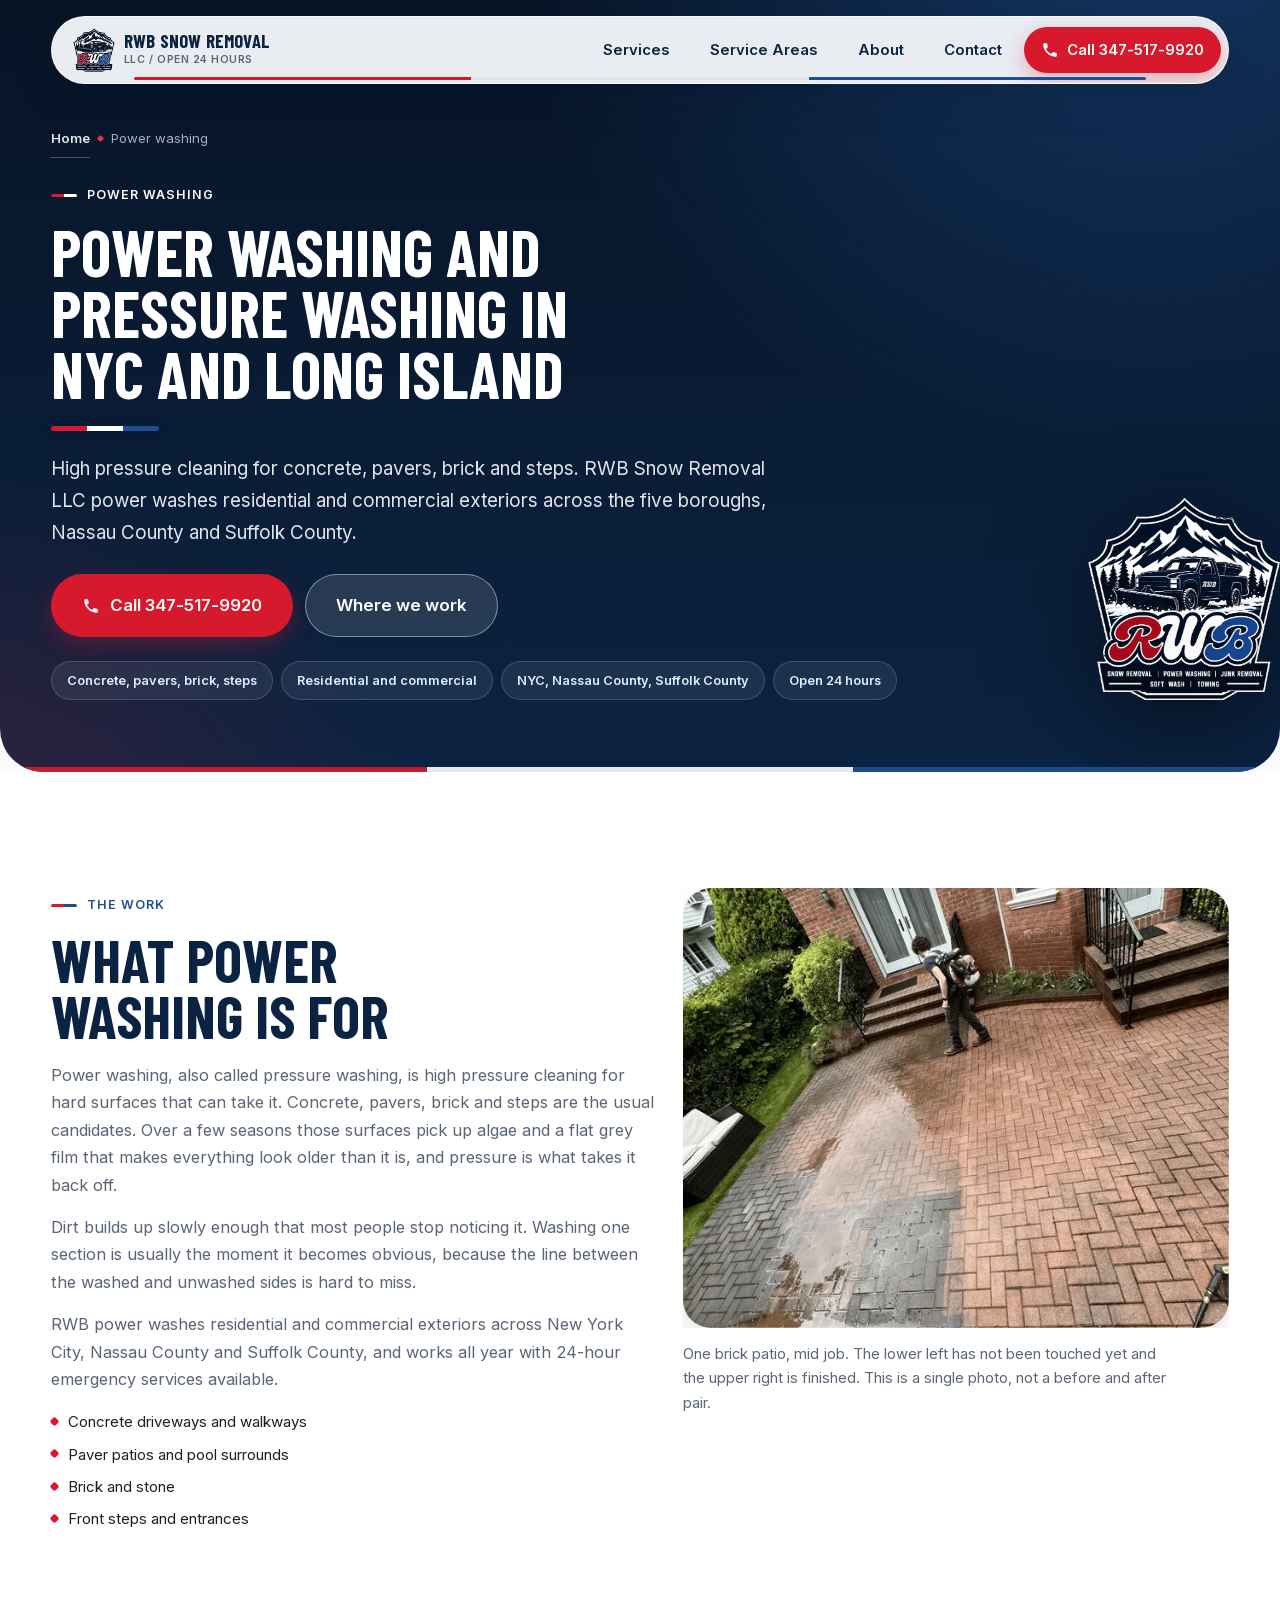
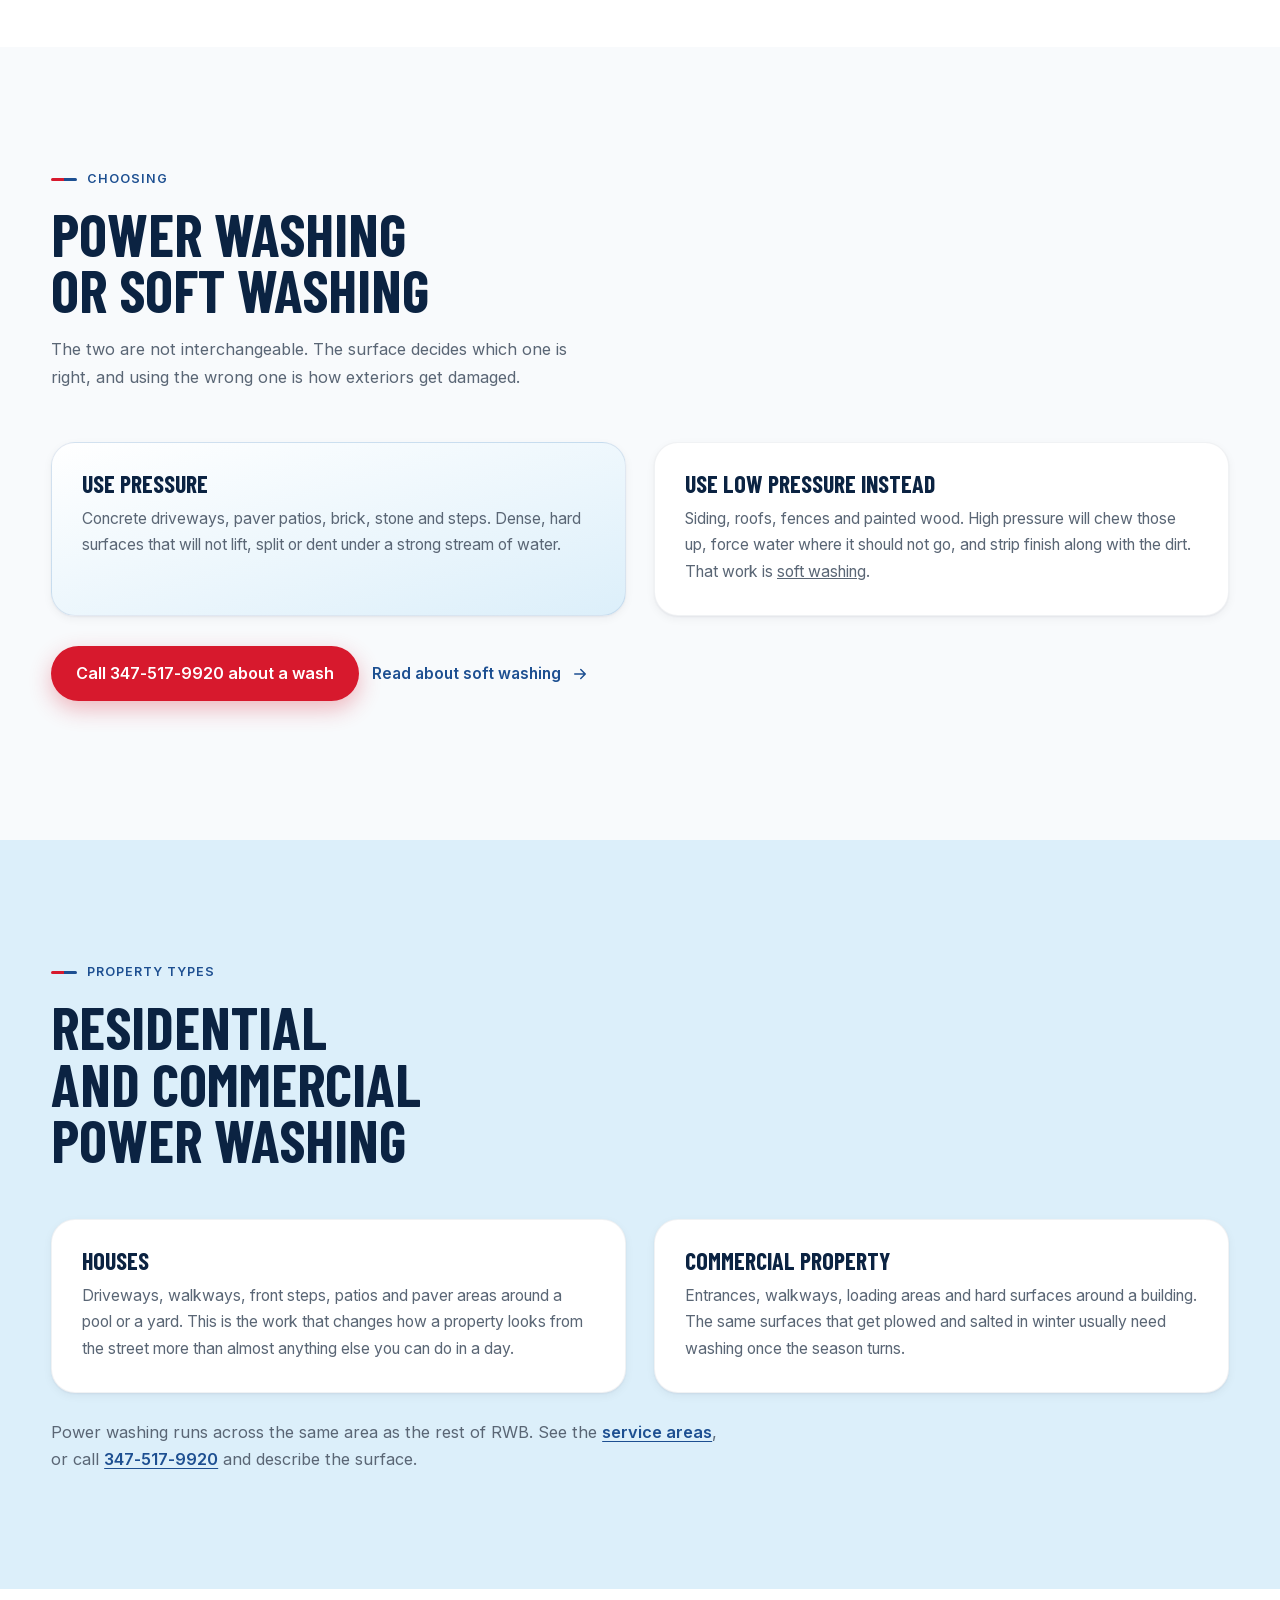
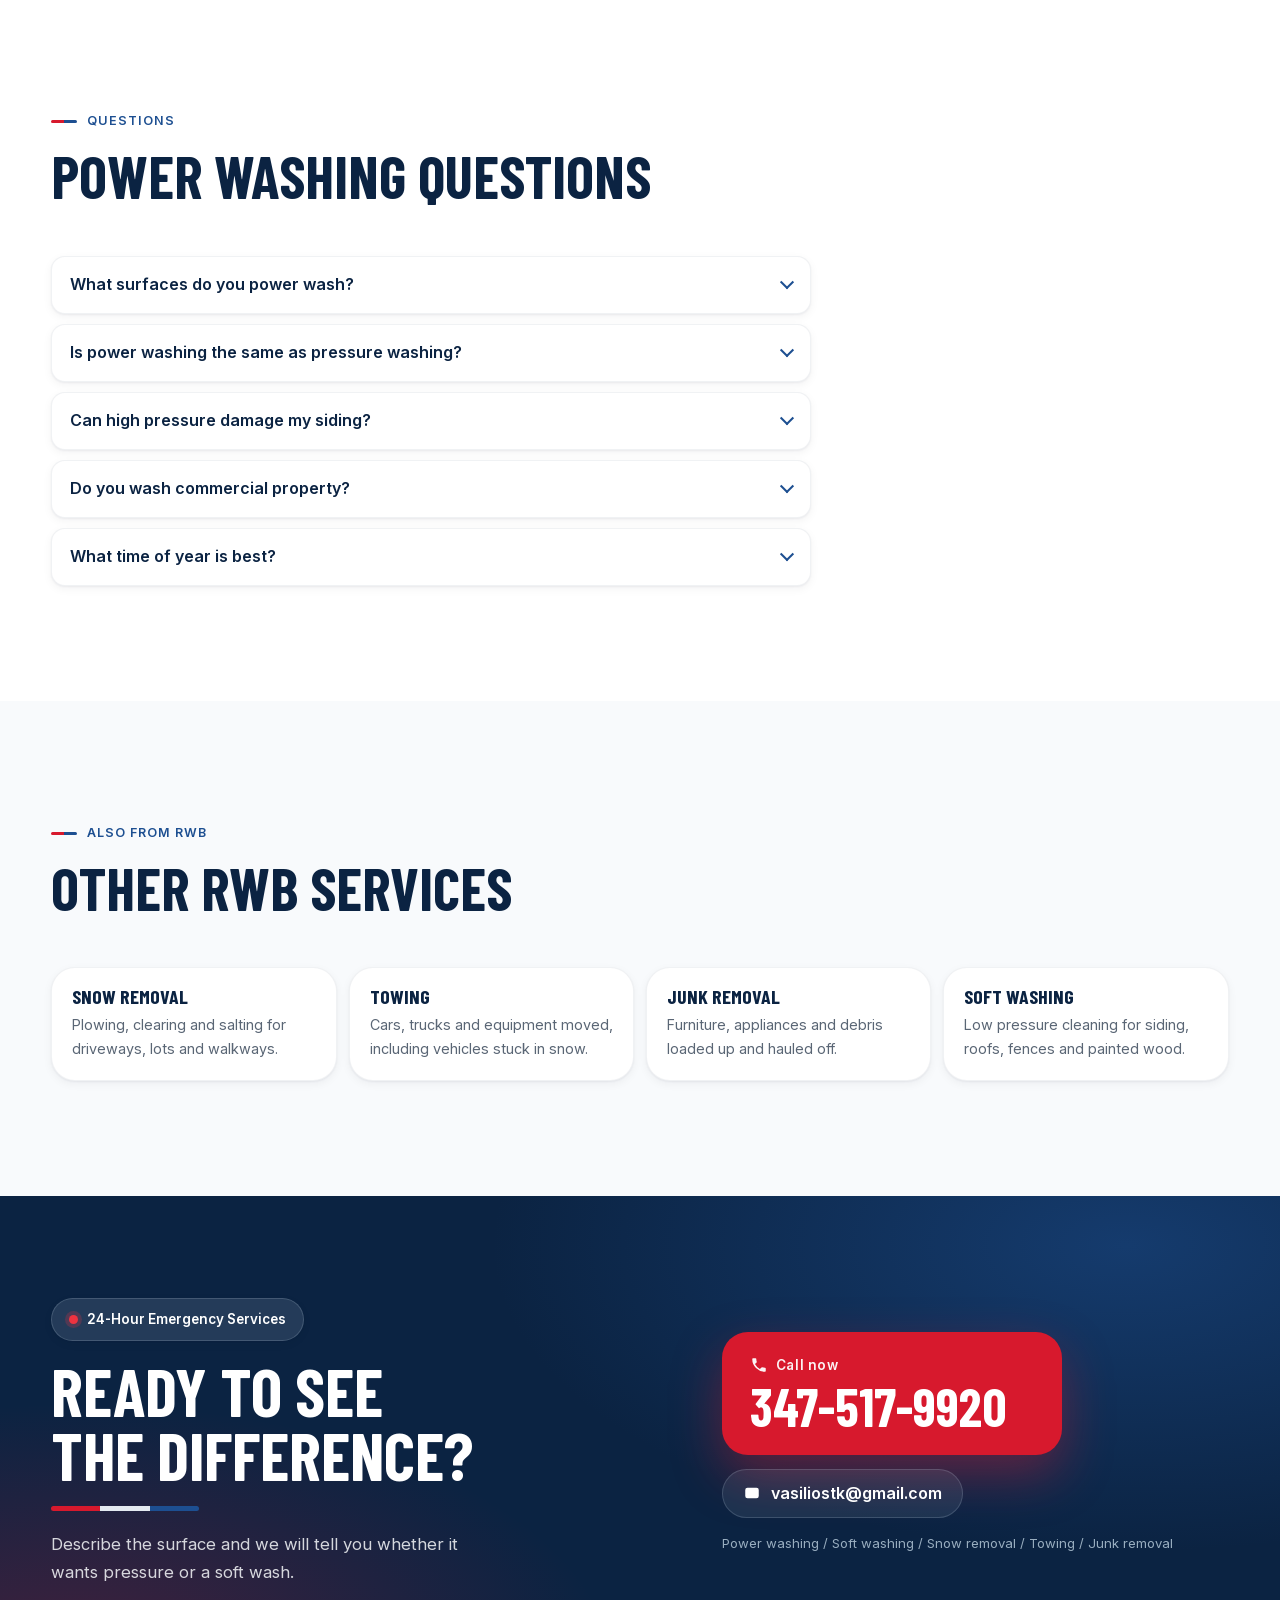
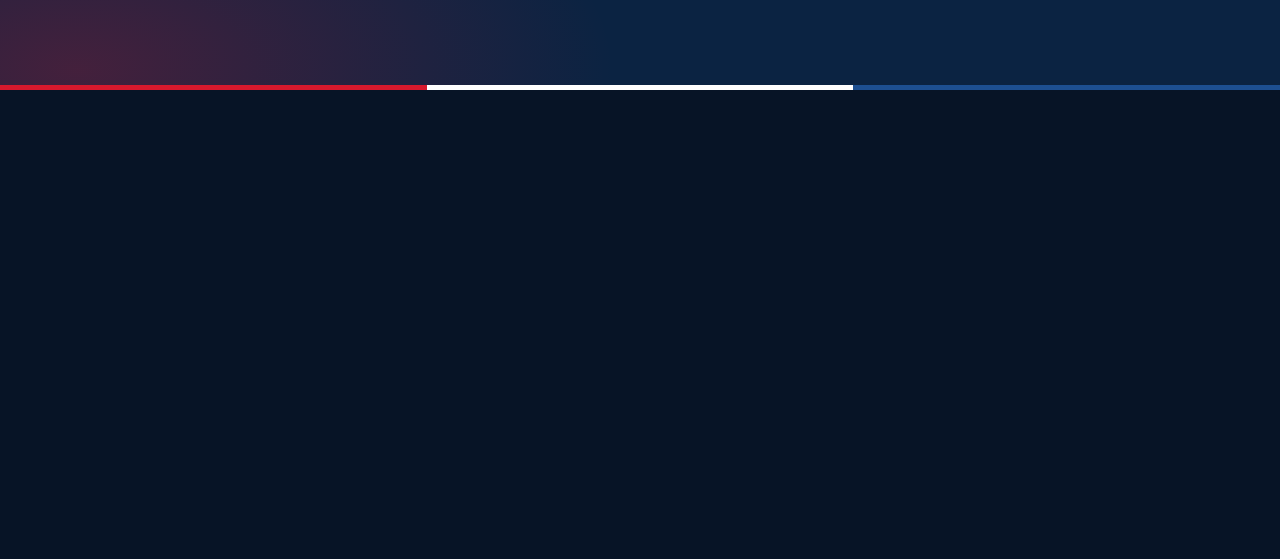
<file: power-washing/index.html>
<!doctype html>
<html lang="en" class="no-js">
<head>
<meta charset="utf-8">
<meta name="viewport" content="width=device-width, initial-scale=1, viewport-fit=cover">

<title>Power Washing in NYC &amp; Long Island | RWB Snow Removal LLC</title>
<meta name="description" content="Power washing for concrete, pavers, brick and steps across NYC, Nassau and Suffolk. Residential and commercial pressure washing. Call 347-517-9920.">
<link rel="canonical" href="https://rwbsnowremoval.com/power-washing/">
<meta name="theme-color" content="#0B2342">
<meta name="format-detection" content="telephone=yes">

<meta property="og:type" content="website">
<meta property="og:site_name" content="RWB Snow Removal LLC">
<meta property="og:title" content="Power Washing in NYC &amp; Long Island | RWB Snow Removal LLC">
<meta property="og:description" content="Power washing for concrete, pavers, brick and steps across NYC, Nassau and Suffolk. Residential and commercial pressure washing. Call 347-517-9920.">
<meta property="og:url" content="https://rwbsnowremoval.com/power-washing/">
<meta property="og:image" content="https://rwbsnowremoval.com/assets/images/og-cover.jpg">
<meta property="og:image:width" content="1200">
<meta property="og:image:height" content="630">
<meta property="og:image:alt" content="RWB Snow Removal LLC, snow removal, towing, junk removal and exterior washing across New York City and Long Island">
<meta property="og:locale" content="en_US">
<meta name="twitter:card" content="summary_large_image">
<meta name="twitter:title" content="Power Washing in NYC &amp; Long Island | RWB Snow Removal LLC">
<meta name="twitter:description" content="Power washing for concrete, pavers, brick and steps across NYC, Nassau and Suffolk. Residential and commercial pressure washing. Call 347-517-9920.">
<meta name="twitter:image" content="https://rwbsnowremoval.com/assets/images/og-cover.jpg">

<link rel="icon" href="../favicon.ico" sizes="16x16 32x32 48x48">
<link rel="icon" type="image/png" href="../assets/images/favicon-32.png" sizes="32x32">
<link rel="apple-touch-icon" href="../apple-touch-icon.png">

<link rel="preload" href="../assets/fonts/barlow-condensed-700.woff2" as="font" type="font/woff2" crossorigin>
<link rel="preload" href="../assets/fonts/inter-400.woff2" as="font" type="font/woff2" crossorigin>
<link rel="stylesheet" href="../assets/css/style.css">
<script>(function(d){var e=d.documentElement;e.className=e.className.replace('no-js','js');try{if(!window.matchMedia('(prefers-reduced-motion: reduce)').matches){e.classList.add('motion');}}catch(err){}
/* Safety net. The scroll reveals start hidden, so if the one script file never
   arrives, show everything rather than leave the page looking empty. */
setTimeout(function(){if(e.className.indexOf('rwb-ready')>-1)return;var n=d.querySelectorAll('.reveal,.reveal-img,.area-map'),i=0;for(;i<n.length;i++){n[i].className+=' is-in';}},3000);})(document);</script>
</head>

<body>
<a class="skip-link" href="#main">Skip to content</a>

<header class="nav-shell" id="top" data-header>
  <div class="nav-bar">
    <a class="brand" href="../" aria-label="RWB Snow Removal LLC, home">
      <picture>
        <source srcset="../assets/images/rwb-logo-transparent.webp" type="image/webp">
        <img class="brand-mark" src="../assets/images/rwb-logo-transparent.png" alt="" width="616" height="649" decoding="async">
      </picture>
      <span class="brand-text">
        <span class="brand-name">RWB Snow Removal</span>
        <span class="brand-sub">LLC / Open 24 hours</span>
      </span>
    </a>

    <nav class="nav" aria-label="Primary">
      <ul class="nav-list">
        <li><a href="../#services">Services</a></li>
        <li><a href="../service-areas/">Service Areas</a></li>
        <li><a href="../#about">About</a></li>
        <li><a href="../contact/">Contact</a></li>
      </ul>
    </nav>

    <div class="nav-actions">
      <a class="btn btn-red btn-nav" href="tel:+13475179920">
        <svg class="ico" viewBox="0 0 24 24" aria-hidden="true" focusable="false"><path d="M6.6 10.8a15.1 15.1 0 0 0 6.6 6.6l2.2-2.2c.3-.3.7-.4 1-.2 1.2.4 2.4.6 3.6.6.6 0 1 .4 1 1V20c0 .6-.4 1-1 1A17 17 0 0 1 3 4c0-.6.4-1 1-1h3.4c.6 0 1 .4 1 1 0 1.3.2 2.5.6 3.6.1.4 0 .8-.2 1l-2.2 2.2Z"/></svg>
        <span class="nav-call-short">Call</span>
        <span class="nav-call-full">Call 347-517-9920</span>
      </a>
      <button class="nav-toggle" type="button" aria-expanded="false" aria-controls="mobile-menu" data-nav-toggle>
        <span class="nav-toggle-bars" aria-hidden="true"><i></i><i></i><i></i></span>
        <span class="nav-toggle-text">Menu</span>
      </button>
    </div>
  </div>

  <div class="mobile-menu" id="mobile-menu" data-nav-panel hidden>
    <nav aria-label="Mobile">
      <ul class="mobile-list">
        <li><a href="../">Home</a></li>
        <li><a href="../#services">Services</a></li>
        <li class="is-sub"><a href="../snow-removal/">Snow removal</a></li>
        <li class="is-sub"><a href="../towing/">Towing</a></li>
        <li class="is-sub"><a href="../junk-removal/">Junk removal</a></li>
        <li class="is-sub"><a href="../power-washing/" aria-current="page">Power washing</a></li>
        <li class="is-sub"><a href="../soft-washing/">Soft washing</a></li>
        <li><a href="../service-areas/">Service Areas</a></li>
        <li><a href="../#about">About</a></li>
        <li><a href="../contact/">Contact</a></li>
      </ul>
    </nav>
    <div class="mobile-foot">
      <a class="btn btn-red btn-block" href="tel:+13475179920">Call 347-517-9920</a>
      <a class="mobile-email" href="mailto:vasiliostk@gmail.com">vasiliostk@gmail.com</a>
      <p class="mobile-hours"><span class="dot" aria-hidden="true"></span>Open 24 hours, every day</p>
    </div>
  </div>
</header>

<main id="main">

  <section class="page-head">
    <div class="shell page-head-grid">
      <nav class="crumbs" aria-label="Breadcrumb">
        <ol>
          <li><a href="../">Home</a></li>
          <li><span aria-current="page">Power washing</span></li>
        </ol>
      </nav>

      <p class="eyebrow eyebrow-light"><span class="eyebrow-tick" aria-hidden="true"></span>Power washing</p>
      <h1 class="page-title">Power Washing and Pressure Washing in NYC and Long Island</h1>
      <span class="tri-rule tri-rule-hero" aria-hidden="true"></span>
      <p class="page-lede">High pressure cleaning for concrete, pavers, brick and steps. RWB Snow Removal LLC power washes residential and commercial exteriors across the five boroughs, Nassau County and Suffolk County.</p>

      <div class="page-actions">
        <a class="btn btn-red btn-lg" href="tel:+13475179920"><svg class="ico" viewBox="0 0 24 24" aria-hidden="true" focusable="false"><path d="M6.6 10.8a15.1 15.1 0 0 0 6.6 6.6l2.2-2.2c.3-.3.7-.4 1-.2 1.2.4 2.4.6 3.6.6.6 0 1 .4 1 1V20c0 .6-.4 1-1 1A17 17 0 0 1 3 4c0-.6.4-1 1-1h3.4c.6 0 1 .4 1 1 0 1.3.2 2.5.6 3.6.1.4 0 .8-.2 1l-2.2 2.2Z"/></svg>Call 347-517-9920</a>
        <a class="btn btn-glass btn-lg" href="../service-areas/">Where we work</a>
      </div>

      <ul class="page-facts">
        <li>Concrete, pavers, brick, steps</li>
        <li>Residential and commercial</li>
        <li>NYC, Nassau County, Suffolk County</li>
        <li>Open 24 hours</li>
      </ul>

      <picture>
        <source srcset="../assets/images/rwb-logo-transparent.webp" type="image/webp">
        <img class="page-seal" src="../assets/images/rwb-logo-transparent.png" alt=""
             width="616" height="649" loading="lazy" decoding="async">
      </picture>
    </div>
  </section>

  <section class="section bg-white" aria-labelledby="pw-what">
    <div class="shell">
      <div class="split split-2 split-media">
        <div>
          <p class="eyebrow reveal"><span class="eyebrow-tick" aria-hidden="true"></span>The work</p>
          <h2 class="sec-title reveal" id="pw-what" style="--d:60ms">What power washing is for</h2>
          <div class="prose reveal" style="--d:120ms">
            <p>Power washing, also called pressure washing, is high pressure cleaning for hard surfaces that can take it. Concrete, pavers, brick and steps are the usual candidates. Over a few seasons those surfaces pick up algae and a flat grey film that makes everything look older than it is, and pressure is what takes it back off.</p>
            <p>Dirt builds up slowly enough that most people stop noticing it. Washing one section is usually the moment it becomes obvious, because the line between the washed and unwashed sides is hard to miss.</p>
            <p>RWB power washes residential and commercial exteriors across New York City, Nassau County and Suffolk County, and works all year with 24-hour emergency services available.</p>
          </div>
          <ul class="card-points">
  <li>Concrete driveways and walkways</li>
  <li>Paver patios and pool surrounds</li>
  <li>Brick and stone</li>
  <li>Front steps and entrances</li>
</ul>
        </div>

        <figure class="page-figure reveal-img">
          <img src="../assets/images/power-washing.webp"
               srcset="../assets/images/power-washing-640.webp 640w, ../assets/images/power-washing-960.webp 960w, ../assets/images/power-washing.webp 1350w"
               sizes="(min-width: 760px) 46vw, 92vw"
               width="1350" height="1800"
               alt="A brick patio being washed. The lower left section has not been washed yet and looks dull and grey, while the upper right brick has been washed and shows its original red colour."
               loading="lazy" decoding="async">
          <figcaption>One brick patio, mid job. The lower left has not been touched yet and the upper right is finished. This is a single photo, not a before and after pair.</figcaption>
        </figure>
      </div>
    </div>
  </section>

  <section class="section" aria-labelledby="pw-vs">
    <div class="shell">
      <div class="sec-head">
        <p class="eyebrow reveal"><span class="eyebrow-tick" aria-hidden="true"></span>Choosing</p>
        <h2 class="sec-title reveal" id="pw-vs" style="--d:60ms">Power washing or soft washing</h2>
        <p class="lede reveal" style="--d:120ms">The two are not interchangeable. The surface decides which one is right, and using the wrong one is how exteriors get damaged.</p>
      </div>
      <div class="split split-2">
        <div class="panel panel-ice reveal">
          <h3 class="panel-h">Use pressure</h3>
          <p>Concrete driveways, paver patios, brick, stone and steps. Dense, hard surfaces that will not lift, split or dent under a strong stream of water.</p>
        </div>
        <div class="panel reveal" style="--d:70ms">
          <h3 class="panel-h">Use low pressure instead</h3>
          <p>Siding, roofs, fences and painted wood. High pressure will chew those up, force water where it should not go, and strip finish along with the dirt. That work is <a href="../soft-washing/">soft washing</a>.</p>
        </div>
      </div>
      <div class="page-actions" style="margin-top:30px"><a class="btn btn-red" href="tel:+13475179920">Call 347-517-9920 about a wash</a><a class="btn btn-quiet" href="../soft-washing/">Read about soft washing <span class="btn-arrow" aria-hidden="true"><svg viewBox="0 0 24 24" focusable="false"><path d="M5 12h13M13 6l6 6-6 6"/></svg></span></a></div>
    </div>
  </section>

  <section class="section bg-ice" aria-labelledby="pw-who">
    <div class="shell">
      <div class="sec-head">
        <p class="eyebrow reveal"><span class="eyebrow-tick" aria-hidden="true"></span>Property types</p>
        <h2 class="sec-title reveal" id="pw-who" style="--d:60ms">Residential and commercial power washing</h2>
      </div>
      <div class="split split-2">
        <div class="panel reveal">
          <h3 class="panel-h">Houses</h3>
          <p>Driveways, walkways, front steps, patios and paver areas around a pool or a yard. This is the work that changes how a property looks from the street more than almost anything else you can do in a day.</p>
        </div>
        <div class="panel reveal" style="--d:70ms">
          <h3 class="panel-h">Commercial property</h3>
          <p>Entrances, walkways, loading areas and hard surfaces around a building. The same surfaces that get plowed and salted in winter usually need washing once the season turns.</p>
        </div>
      </div>
      <div class="prose reveal" style="margin-top:26px">
        <p>Power washing runs across the same area as the rest of RWB. See the <a href="../service-areas/">service areas</a>, or call <a href="tel:+13475179920">347-517-9920</a> and describe the surface.</p>
      </div>
    </div>
  </section>

  <section class="section bg-white" aria-labelledby="pw-faq">
    <div class="shell">
      <div class="sec-head">
        <p class="eyebrow reveal"><span class="eyebrow-tick" aria-hidden="true"></span>Questions</p>
        <h2 class="sec-title reveal" id="pw-faq" style="--d:60ms">Power washing questions</h2>
      </div>
      <div class="faq">
  <details>
    <summary>What surfaces do you power wash?</summary>
    <div class="faq-body">
      <p>Hard surfaces that can take pressure. Concrete, pavers, brick, stone and steps are the usual ones, indoors and out of the weather being the exceptions.</p>
    </div>
  </details>
  <details>
    <summary>Is power washing the same as pressure washing?</summary>
    <div class="faq-body">
      <p>They are two names for the same thing. Both mean cleaning a surface with a high pressure stream of water rather than scrubbing it.</p>
    </div>
  </details>
  <details>
    <summary>Can high pressure damage my siding?</summary>
    <div class="faq-body">
      <p>It can, which is why siding is not power washed. Siding, roofs, fences and painted wood get low pressure instead, which is soft washing.</p>
    </div>
  </details>
  <details>
    <summary>Do you wash commercial property?</summary>
    <div class="faq-body">
      <p>Yes. Entrances, walkways, loading areas and the hard surfaces around a building are all part of the work, the same as residential driveways and patios.</p>
    </div>
  </details>
  <details>
    <summary>What time of year is best?</summary>
    <div class="faq-body">
      <p>Most washing happens once the snow is gone and the weather warms up, which is when the season shifts from plowing to property work. RWB runs all year either way.</p>
    </div>
  </details>
</div>
    </div>
  </section>

  <section class="section" aria-labelledby="pw-related">
    <div class="shell">
      <div class="sec-head">
        <p class="eyebrow reveal"><span class="eyebrow-tick" aria-hidden="true"></span>Also from RWB</p>
        <h2 class="sec-title reveal" id="pw-related" style="--d:60ms">Other RWB services</h2>
      </div>
      <div class="xlinks xlinks-4">
  <a class="xlink reveal" href="../snow-removal/"><strong>Snow removal</strong><span>Plowing, clearing and salting for driveways, lots and walkways.</span></a>
  <a class="xlink reveal" href="../towing/"><strong>Towing</strong><span>Cars, trucks and equipment moved, including vehicles stuck in snow.</span></a>
  <a class="xlink reveal" href="../junk-removal/"><strong>Junk removal</strong><span>Furniture, appliances and debris loaded up and hauled off.</span></a>
  <a class="xlink reveal" href="../soft-washing/"><strong>Soft washing</strong><span>Low pressure cleaning for siding, roofs, fences and painted wood.</span></a>
</div>
    </div>
  </section>

  <section class="final" id="contact-cta" aria-labelledby="final-h">
    <div class="shell final-grid">
      <div class="final-copy">
        <span class="status-badge status-badge-dark">
          <span class="status-dot"></span>
          24-Hour Emergency Services
        </span>
        <h2 class="final-title reveal" style="--d:40ms" id="final-h">Ready to see the difference?</h2>
        <span class="tri-rule tri-rule-wide reveal" style="--d:80ms" aria-hidden="true"></span>
        <p class="final-sub reveal" style="--d:120ms">Describe the surface and we will tell you whether it wants pressure or a soft wash.</p>
      </div>

      <div class="final-actions reveal" style="--d:160ms">
        <a class="final-phone" href="tel:+13475179920">
          <span class="final-phone-label">
            <svg class="ico" viewBox="0 0 24 24" aria-hidden="true" focusable="false"><path d="M6.6 10.8a15.1 15.1 0 0 0 6.6 6.6l2.2-2.2c.3-.3.7-.4 1-.2 1.2.4 2.4.6 3.6.6.6 0 1 .4 1 1V20c0 .6-.4 1-1 1A17 17 0 0 1 3 4c0-.6.4-1 1-1h3.4c.6 0 1 .4 1 1 0 1.3.2 2.5.6 3.6.1.4 0 .8-.2 1l-2.2 2.2Z"/></svg>
            Call now
          </span>
          <span class="final-phone-number">347-517-9920</span>
        </a>
        <a class="final-email" href="mailto:vasiliostk@gmail.com">
          <svg class="ico" viewBox="0 0 24 24" aria-hidden="true" focusable="false"><rect x="3" y="5" width="18" height="14" rx="3"/><path d="m3.8 7 8.2 6 8.2-6"/></svg>
          vasiliostk@gmail.com
        </a>
        <p class="final-note">Power washing / Soft washing / Snow removal / Towing / Junk removal</p>
      </div>
    </div>
  </section>

</main>

<footer class="site-footer">
  <div class="shell footer-grid">
    <div class="footer-brand">
      <picture>
        <source srcset="../assets/images/rwb-logo-transparent.webp" type="image/webp">
        <img class="footer-logo" src="../assets/images/rwb-logo-transparent.png" width="616" height="649"
             alt="RWB Snow Removal LLC logo" loading="lazy" decoding="async">
      </picture>
      <h2 class="footer-h">RWB Snow Removal LLC</h2>
      <p class="footer-tag">Snow removal, towing, junk removal, power washing and soft washing across New York City and Long Island. Open 24 hours, with 24-hour emergency services.</p>
      <span class="tri-rule tri-rule-wide" aria-hidden="true"></span>
    </div>

    <nav class="footer-col" aria-label="Services">
      <h2 class="footer-h">Services</h2>
      <ul>
        <li><a href="../snow-removal/">Snow removal</a></li>
        <li><a href="../towing/">Towing</a></li>
        <li><a href="../junk-removal/">Junk removal</a></li>
        <li><a href="../power-washing/">Power washing</a></li>
        <li><a href="../soft-washing/">Soft washing</a></li>
      </ul>
    </nav>

    <nav class="footer-col" aria-label="Service areas">
      <h2 class="footer-h">Service area</h2>
      <ul>
        <li><a href="../service-areas/new-york-city/">New York City</a></li>
        <li><a href="../service-areas/nassau-county/">Nassau County</a></li>
        <li><a href="../service-areas/suffolk-county/">Suffolk County</a></li>
        <li><a href="../service-areas/">All service areas</a></li>
      </ul>
      <p class="footer-note">Brooklyn, Queens, Manhattan, The Bronx, Staten Island, Nassau County and Suffolk County.</p>
    </nav>

    <div class="footer-col">
      <h2 class="footer-h">Contact</h2>
      <ul>
        <li><a class="footer-phone" href="tel:+13475179920">347-517-9920</a></li>
        <li><a href="mailto:vasiliostk@gmail.com">vasiliostk@gmail.com</a></li>
        <li class="footer-plain">Open 24 hours, every day</li>
        <li class="footer-plain">24-Hour Emergency Services</li>
        <li><a href="../contact/">Contact RWB</a></li>
      </ul>
    </div>
  </div>

  <div class="shell footer-bottom">
    <p>&copy; <span data-year>2026</span> RWB Snow Removal LLC. All rights reserved.</p>
    <p class="footer-credit">Website by Bellmore Web Design</p>
  </div>
</footer>

<div class="callbar" data-callbar>
  <a class="callbar-link" href="tel:+13475179920">
    <svg class="ico" viewBox="0 0 24 24" aria-hidden="true" focusable="false"><path d="M6.6 10.8a15.1 15.1 0 0 0 6.6 6.6l2.2-2.2c.3-.3.7-.4 1-.2 1.2.4 2.4.6 3.6.6.6 0 1 .4 1 1V20c0 .6-.4 1-1 1A17 17 0 0 1 3 4c0-.6.4-1 1-1h3.4c.6 0 1 .4 1 1 0 1.3.2 2.5.6 3.6.1.4 0 .8-.2 1l-2.2 2.2Z"/></svg>
    <span class="callbar-text"><strong>Call 347-517-9920</strong><small>Open 24 hours</small></span>
  </a>
</div>

<script type="application/ld+json">
{
  "@context": "https://schema.org",
  "@graph": [
{
      "@type": "LocalBusiness",
      "@id": "https://rwbsnowremoval.com/#business",
      "name": "RWB Snow Removal LLC",
      "legalName": "RWB Snow Removal LLC",
      "alternateName": "RWB Snow Removal",
      "url": "https://rwbsnowremoval.com/",
      "image": "https://rwbsnowremoval.com/assets/images/og-cover.jpg",
      "logo": {
        "@type": "ImageObject",
        "url": "https://rwbsnowremoval.com/assets/images/rwb-logo.webp",
        "width": 618,
        "height": 653
      },
      "telephone": "+1-347-517-9920",
      "email": "vasiliostk@gmail.com",
      "description": "RWB Snow Removal LLC provides snow removal, towing, junk removal, power washing and soft washing for residential and commercial property across all five New York City boroughs, Nassau County and Suffolk County. Open 24 hours, with 24-hour emergency services.",
      "address": {"@type": "PostalAddress", "addressRegion": "NY", "addressCountry": "US"},
      "openingHoursSpecification": [{
        "@type": "OpeningHoursSpecification",
        "dayOfWeek": ["Monday","Tuesday","Wednesday","Thursday","Friday","Saturday","Sunday"],
        "opens": "00:00",
        "closes": "23:59"
      }],
      "areaServed": [
      {"@type": "City", "name": "New York City", "containedInPlace": {"@type": "State", "name": "New York"}},
      {"@type": "AdministrativeArea", "name": "Brooklyn, New York"},
      {"@type": "AdministrativeArea", "name": "Queens, New York"},
      {"@type": "AdministrativeArea", "name": "Manhattan, New York"},
      {"@type": "AdministrativeArea", "name": "The Bronx, New York"},
      {"@type": "AdministrativeArea", "name": "Staten Island, New York"},
      {"@type": "AdministrativeArea", "name": "Nassau County, New York"},
      {"@type": "AdministrativeArea", "name": "Suffolk County, New York"},
      {"@type": "AdministrativeArea", "name": "Long Island, New York"}
      ],
      "knowsAbout": ["Snow removal","Snow plowing","Towing","Junk removal","Power washing","Soft washing"],
      "hasOfferCatalog": {
        "@type": "OfferCatalog",
        "name": "RWB Snow Removal LLC services",
        "itemListElement": [
        {"@type": "Offer", "itemOffered": {"@type": "Service", "name": "Snow removal", "serviceType": "Snow removal", "url": "https://rwbsnowremoval.com/snow-removal/", "provider": {"@id": "https://rwbsnowremoval.com/#business"}}},
        {"@type": "Offer", "itemOffered": {"@type": "Service", "name": "Towing", "serviceType": "Towing", "url": "https://rwbsnowremoval.com/towing/", "provider": {"@id": "https://rwbsnowremoval.com/#business"}}},
        {"@type": "Offer", "itemOffered": {"@type": "Service", "name": "Junk removal", "serviceType": "Junk removal", "url": "https://rwbsnowremoval.com/junk-removal/", "provider": {"@id": "https://rwbsnowremoval.com/#business"}}},
        {"@type": "Offer", "itemOffered": {"@type": "Service", "name": "Power washing", "serviceType": "Power washing", "url": "https://rwbsnowremoval.com/power-washing/", "provider": {"@id": "https://rwbsnowremoval.com/#business"}}},
        {"@type": "Offer", "itemOffered": {"@type": "Service", "name": "Soft washing", "serviceType": "Soft washing", "url": "https://rwbsnowremoval.com/soft-washing/", "provider": {"@id": "https://rwbsnowremoval.com/#business"}}}
        ]
      }
    },
    {
      "@type": "WebSite",
      "@id": "https://rwbsnowremoval.com/#website",
      "url": "https://rwbsnowremoval.com/",
      "name": "RWB Snow Removal LLC",
      "description": "RWB Snow Removal LLC provides snow removal, towing, junk removal, power washing and soft washing for residential and commercial property across all five New York City boroughs, Nassau County and Suffolk County. Open 24 hours, with 24-hour emergency services.",
      "publisher": {"@id": "https://rwbsnowremoval.com/#business"},
      "inLanguage": "en-US"
    },
    {
      "@type": "WebPage",
      "@id": "https://rwbsnowremoval.com/power-washing/#webpage",
      "url": "https://rwbsnowremoval.com/power-washing/",
      "name": "Power Washing in NYC & Long Island | RWB Snow Removal LLC",
      "description": "Power washing for concrete, pavers, brick and steps across NYC, Nassau and Suffolk. Residential and commercial pressure washing. Call 347-517-9920.",
      "isPartOf": {"@id": "https://rwbsnowremoval.com/#website"},
      "about": {"@id": "https://rwbsnowremoval.com/#business"},
      "primaryImageOfPage": {"@type": "ImageObject", "url": "https://rwbsnowremoval.com/assets/images/og-cover.jpg"},
      "inLanguage": "en-US",
      "breadcrumb": {"@id": "https://rwbsnowremoval.com/power-washing/#breadcrumb"}
    },
    {
      "@type": "BreadcrumbList",
      "@id": "https://rwbsnowremoval.com/power-washing/#breadcrumb",
      "itemListElement": [
        {"@type": "ListItem", "position": 1, "name": "Home", "item": "https://rwbsnowremoval.com/"},
        {"@type": "ListItem", "position": 2, "name": "Power washing", "item": "https://rwbsnowremoval.com/power-washing/"}
      ]
    },
    {
      "@type": "Service",
      "@id": "https://rwbsnowremoval.com/power-washing/#service",
      "name": "Power washing and pressure washing",
      "serviceType": "Power washing",
      "description": "High pressure exterior cleaning for concrete, pavers, brick, stone and steps on residential and commercial property across New York City, Nassau County and Suffolk County.",
      "url": "https://rwbsnowremoval.com/power-washing/",
      "provider": {"@id": "https://rwbsnowremoval.com/#business"},
      "areaServed": [
      {"@type": "City", "name": "New York City", "containedInPlace": {"@type": "State", "name": "New York"}},
      {"@type": "AdministrativeArea", "name": "Brooklyn, New York"},
      {"@type": "AdministrativeArea", "name": "Queens, New York"},
      {"@type": "AdministrativeArea", "name": "Manhattan, New York"},
      {"@type": "AdministrativeArea", "name": "The Bronx, New York"},
      {"@type": "AdministrativeArea", "name": "Staten Island, New York"},
      {"@type": "AdministrativeArea", "name": "Nassau County, New York"},
      {"@type": "AdministrativeArea", "name": "Suffolk County, New York"},
      {"@type": "AdministrativeArea", "name": "Long Island, New York"}
      ],
      "hasOfferCatalog": {
        "@type": "OfferCatalog",
        "name": "Power washing and pressure washing",
        "itemListElement": [
          {"@type": "Offer", "itemOffered": {"@type": "Service", "name": "Residential power washing"}},
          {"@type": "Offer", "itemOffered": {"@type": "Service", "name": "Commercial power washing"}},
          {"@type": "Offer", "itemOffered": {"@type": "Service", "name": "Pressure washing"}},
          {"@type": "Offer", "itemOffered": {"@type": "Service", "name": "Driveway and walkway washing"}},
          {"@type": "Offer", "itemOffered": {"@type": "Service", "name": "Paver and patio washing"}},
          {"@type": "Offer", "itemOffered": {"@type": "Service", "name": "Brick and stone washing"}}
        ]
      }
    }
  ]
}
</script>

<script src="../assets/js/main.js" defer></script>
</body>
</html>
</file>
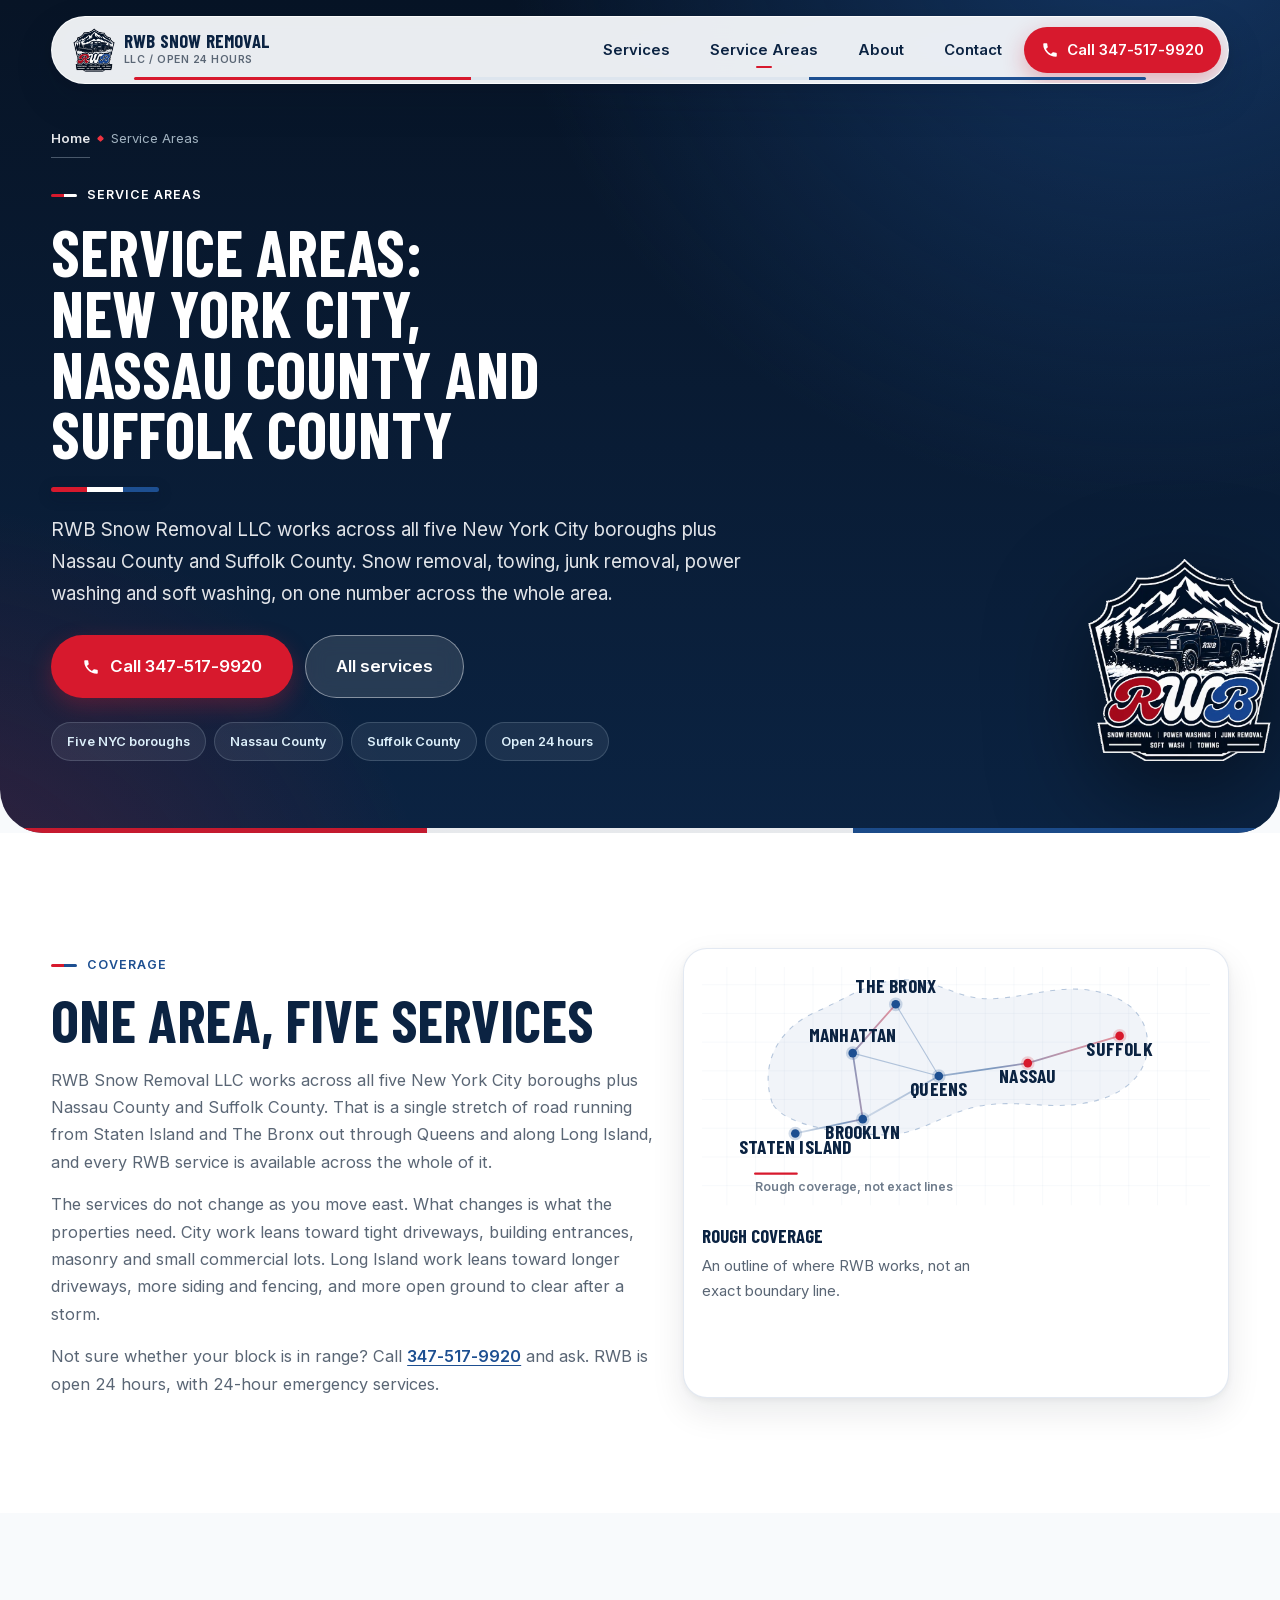
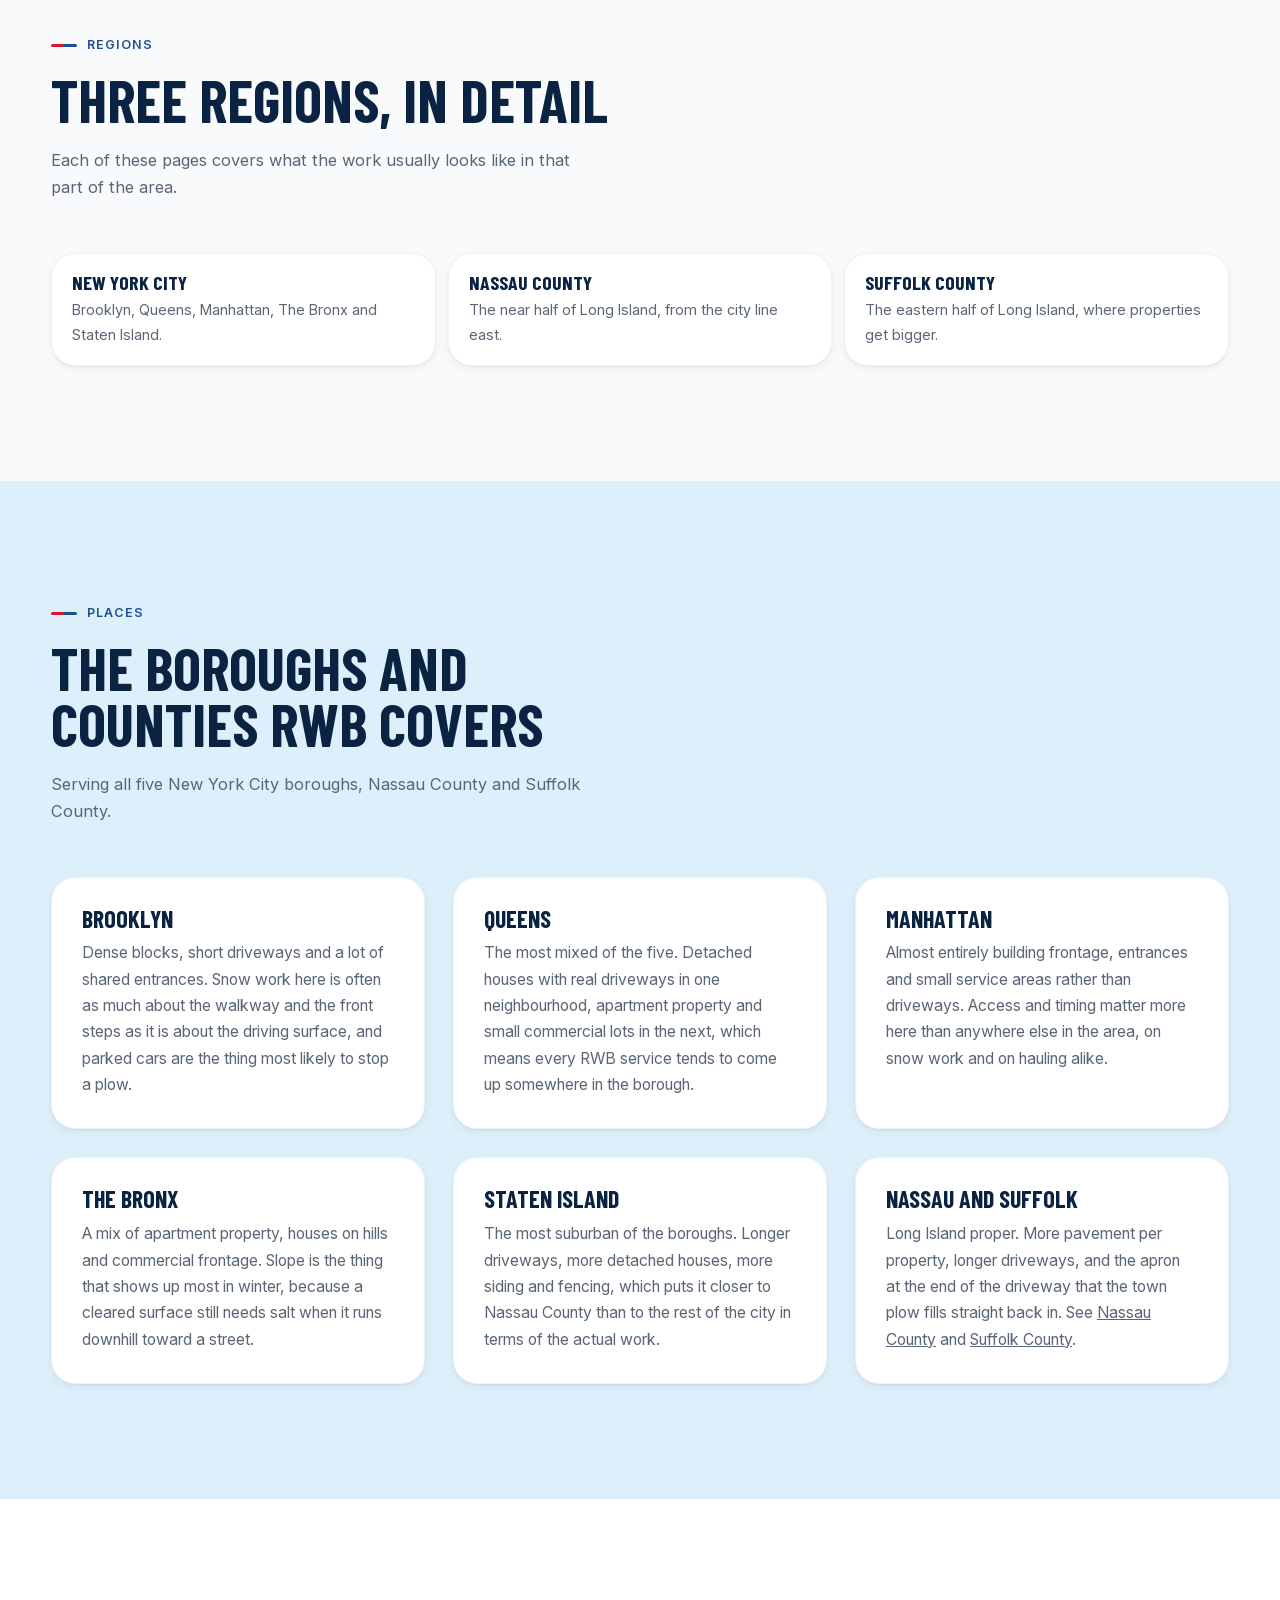
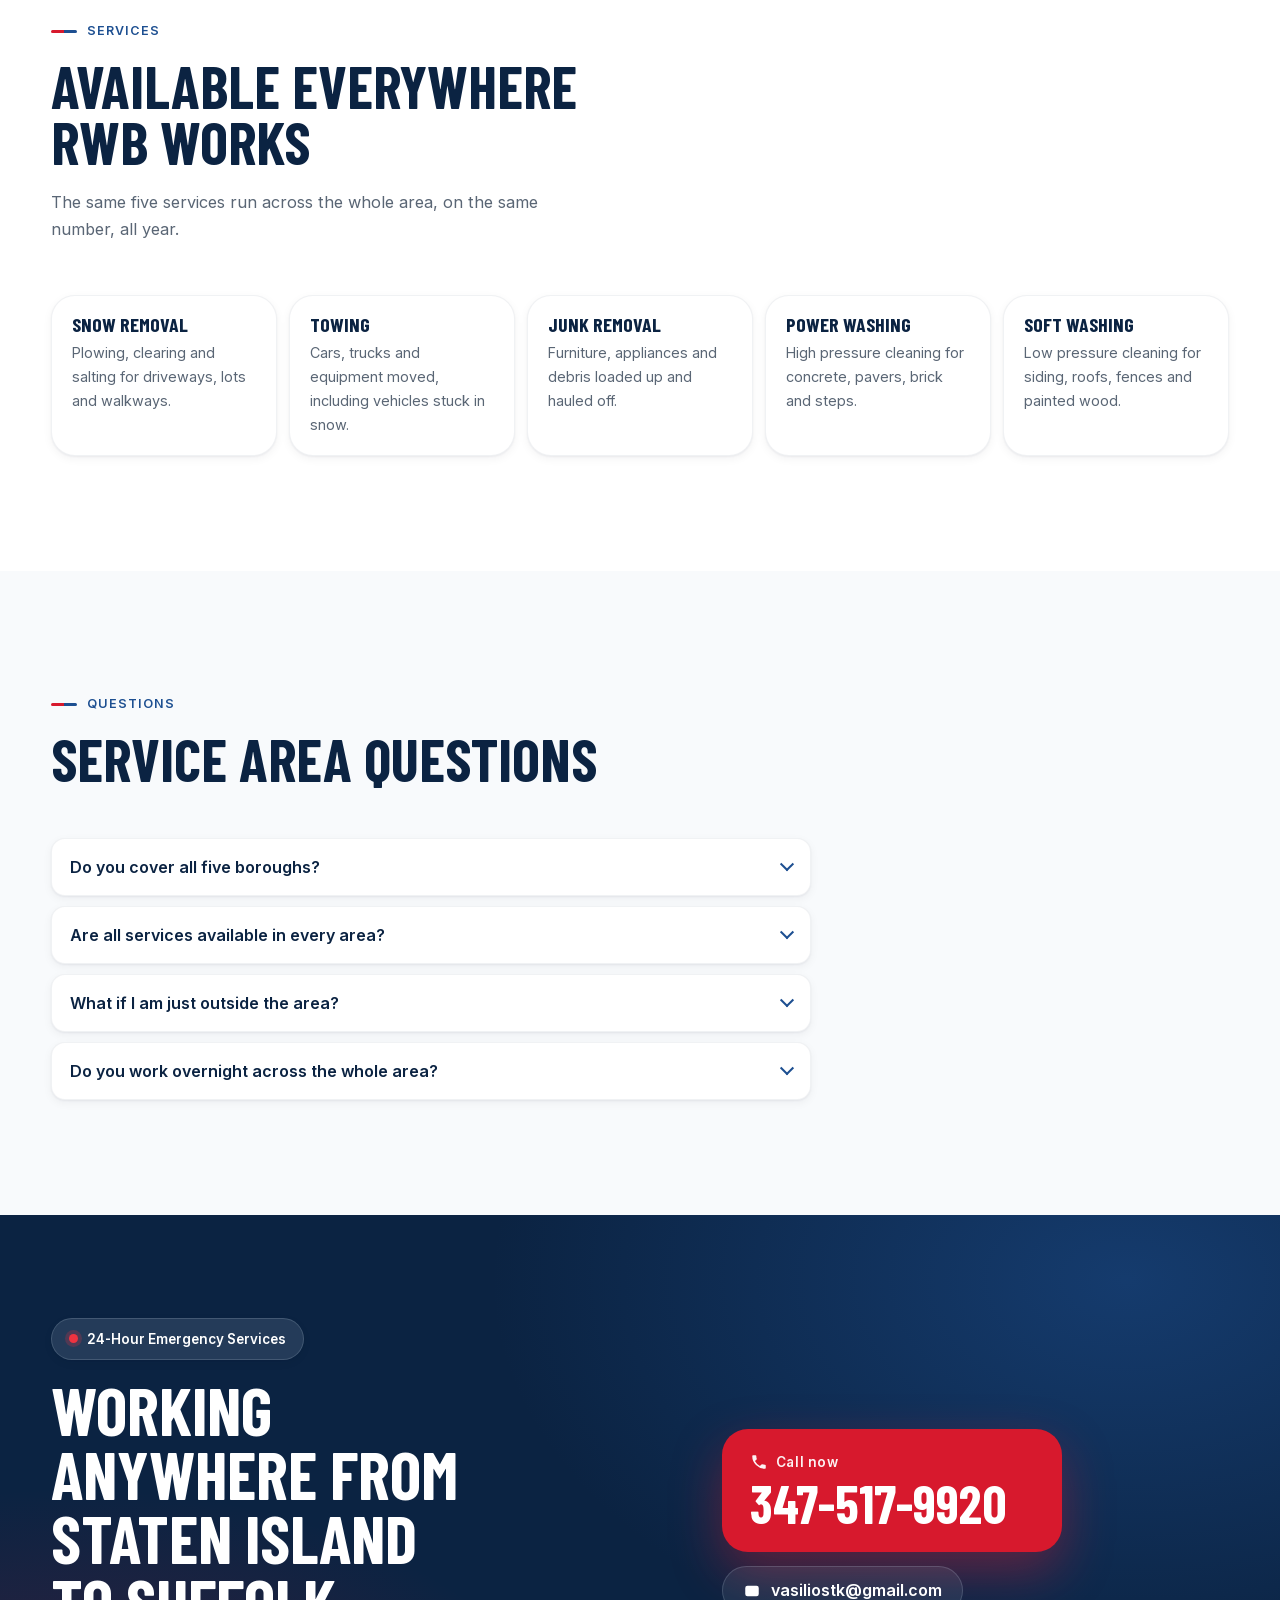
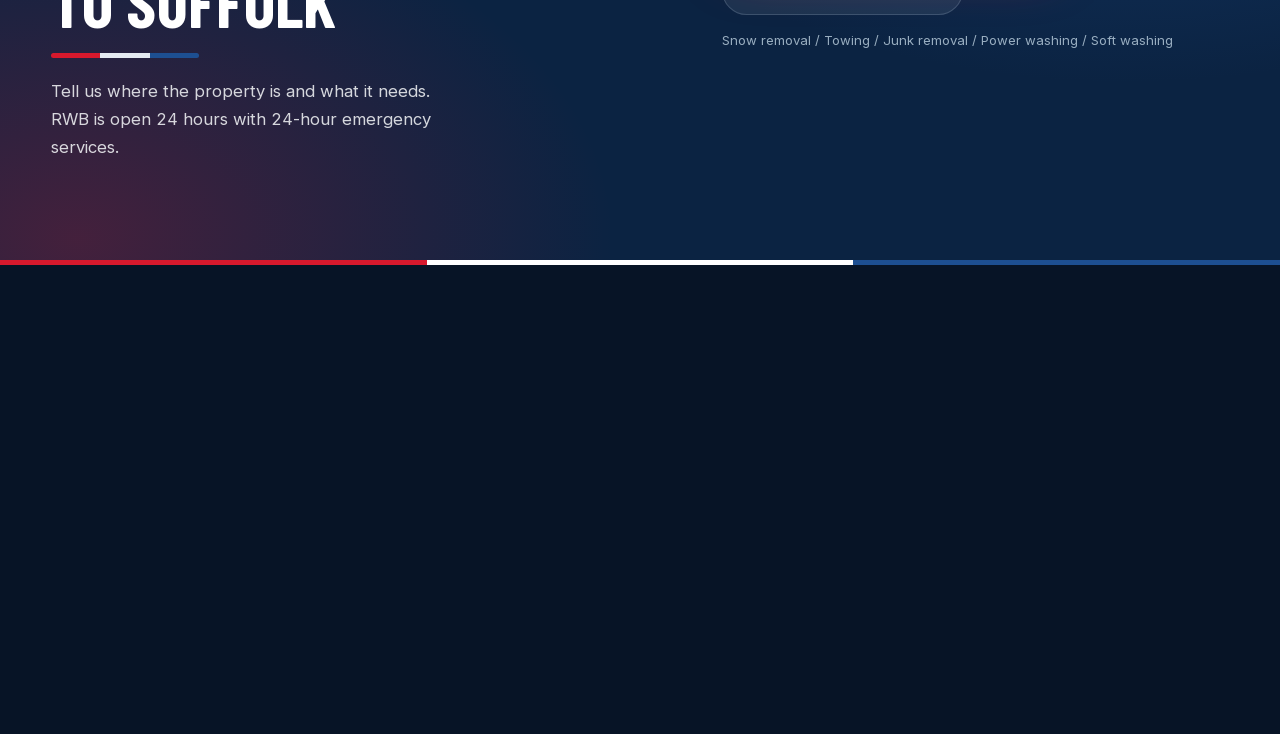
<file: service-areas/index.html>
<!doctype html>
<html lang="en" class="no-js">
<head>
<meta charset="utf-8">
<meta name="viewport" content="width=device-width, initial-scale=1, viewport-fit=cover">

<title>Service Areas: NYC, Nassau &amp; Suffolk | RWB Snow Removal LLC</title>
<meta name="description" content="All five NYC boroughs, Nassau County and Suffolk County. Snow removal, towing, junk removal, power washing and soft washing from RWB. Call 347-517-9920.">
<link rel="canonical" href="https://rwbsnowremoval.com/service-areas/">
<meta name="theme-color" content="#0B2342">
<meta name="format-detection" content="telephone=yes">

<meta property="og:type" content="website">
<meta property="og:site_name" content="RWB Snow Removal LLC">
<meta property="og:title" content="Service Areas: NYC, Nassau &amp; Suffolk | RWB Snow Removal LLC">
<meta property="og:description" content="All five NYC boroughs, Nassau County and Suffolk County. Snow removal, towing, junk removal, power washing and soft washing from RWB. Call 347-517-9920.">
<meta property="og:url" content="https://rwbsnowremoval.com/service-areas/">
<meta property="og:image" content="https://rwbsnowremoval.com/assets/images/og-cover.jpg">
<meta property="og:image:width" content="1200">
<meta property="og:image:height" content="630">
<meta property="og:image:alt" content="RWB Snow Removal LLC, snow removal, towing, junk removal and exterior washing across New York City and Long Island">
<meta property="og:locale" content="en_US">
<meta name="twitter:card" content="summary_large_image">
<meta name="twitter:title" content="Service Areas: NYC, Nassau &amp; Suffolk | RWB Snow Removal LLC">
<meta name="twitter:description" content="All five NYC boroughs, Nassau County and Suffolk County. Snow removal, towing, junk removal, power washing and soft washing from RWB. Call 347-517-9920.">
<meta name="twitter:image" content="https://rwbsnowremoval.com/assets/images/og-cover.jpg">

<link rel="icon" href="../favicon.ico" sizes="16x16 32x32 48x48">
<link rel="icon" type="image/png" href="../assets/images/favicon-32.png" sizes="32x32">
<link rel="apple-touch-icon" href="../apple-touch-icon.png">

<link rel="preload" href="../assets/fonts/barlow-condensed-700.woff2" as="font" type="font/woff2" crossorigin>
<link rel="preload" href="../assets/fonts/inter-400.woff2" as="font" type="font/woff2" crossorigin>
<link rel="stylesheet" href="../assets/css/style.css">
<script>(function(d){var e=d.documentElement;e.className=e.className.replace('no-js','js');try{if(!window.matchMedia('(prefers-reduced-motion: reduce)').matches){e.classList.add('motion');}}catch(err){}
/* Safety net. The scroll reveals start hidden, so if the one script file never
   arrives, show everything rather than leave the page looking empty. */
setTimeout(function(){if(e.className.indexOf('rwb-ready')>-1)return;var n=d.querySelectorAll('.reveal,.reveal-img,.area-map'),i=0;for(;i<n.length;i++){n[i].className+=' is-in';}},3000);})(document);</script>
</head>

<body>
<a class="skip-link" href="#main">Skip to content</a>

<header class="nav-shell" id="top" data-header>
  <div class="nav-bar">
    <a class="brand" href="../" aria-label="RWB Snow Removal LLC, home">
      <picture>
        <source srcset="../assets/images/rwb-logo-transparent.webp" type="image/webp">
        <img class="brand-mark" src="../assets/images/rwb-logo-transparent.png" alt="" width="616" height="649" decoding="async">
      </picture>
      <span class="brand-text">
        <span class="brand-name">RWB Snow Removal</span>
        <span class="brand-sub">LLC / Open 24 hours</span>
      </span>
    </a>

    <nav class="nav" aria-label="Primary">
      <ul class="nav-list">
        <li><a href="../#services">Services</a></li>
        <li><a href="../service-areas/" aria-current="page">Service Areas</a></li>
        <li><a href="../#about">About</a></li>
        <li><a href="../contact/">Contact</a></li>
      </ul>
    </nav>

    <div class="nav-actions">
      <a class="btn btn-red btn-nav" href="tel:+13475179920">
        <svg class="ico" viewBox="0 0 24 24" aria-hidden="true" focusable="false"><path d="M6.6 10.8a15.1 15.1 0 0 0 6.6 6.6l2.2-2.2c.3-.3.7-.4 1-.2 1.2.4 2.4.6 3.6.6.6 0 1 .4 1 1V20c0 .6-.4 1-1 1A17 17 0 0 1 3 4c0-.6.4-1 1-1h3.4c.6 0 1 .4 1 1 0 1.3.2 2.5.6 3.6.1.4 0 .8-.2 1l-2.2 2.2Z"/></svg>
        <span class="nav-call-short">Call</span>
        <span class="nav-call-full">Call 347-517-9920</span>
      </a>
      <button class="nav-toggle" type="button" aria-expanded="false" aria-controls="mobile-menu" data-nav-toggle>
        <span class="nav-toggle-bars" aria-hidden="true"><i></i><i></i><i></i></span>
        <span class="nav-toggle-text">Menu</span>
      </button>
    </div>
  </div>

  <div class="mobile-menu" id="mobile-menu" data-nav-panel hidden>
    <nav aria-label="Mobile">
      <ul class="mobile-list">
        <li><a href="../">Home</a></li>
        <li><a href="../#services">Services</a></li>
        <li class="is-sub"><a href="../snow-removal/">Snow removal</a></li>
        <li class="is-sub"><a href="../towing/">Towing</a></li>
        <li class="is-sub"><a href="../junk-removal/">Junk removal</a></li>
        <li class="is-sub"><a href="../power-washing/">Power washing</a></li>
        <li class="is-sub"><a href="../soft-washing/">Soft washing</a></li>
        <li><a href="../service-areas/" aria-current="page">Service Areas</a></li>
        <li><a href="../#about">About</a></li>
        <li><a href="../contact/">Contact</a></li>
      </ul>
    </nav>
    <div class="mobile-foot">
      <a class="btn btn-red btn-block" href="tel:+13475179920">Call 347-517-9920</a>
      <a class="mobile-email" href="mailto:vasiliostk@gmail.com">vasiliostk@gmail.com</a>
      <p class="mobile-hours"><span class="dot" aria-hidden="true"></span>Open 24 hours, every day</p>
    </div>
  </div>
</header>

<main id="main">

  <section class="page-head">
    <div class="shell page-head-grid">
      <nav class="crumbs" aria-label="Breadcrumb">
        <ol>
          <li><a href="../">Home</a></li>
          <li><span aria-current="page">Service Areas</span></li>
        </ol>
      </nav>

      <p class="eyebrow eyebrow-light"><span class="eyebrow-tick" aria-hidden="true"></span>Service areas</p>
      <h1 class="page-title">Service Areas: New York City, Nassau County and Suffolk County</h1>
      <span class="tri-rule tri-rule-hero" aria-hidden="true"></span>
      <p class="page-lede">RWB Snow Removal LLC works across all five New York City boroughs plus Nassau County and Suffolk County. Snow removal, towing, junk removal, power washing and soft washing, on one number across the whole area.</p>

      <div class="page-actions">
        <a class="btn btn-red btn-lg" href="tel:+13475179920"><svg class="ico" viewBox="0 0 24 24" aria-hidden="true" focusable="false"><path d="M6.6 10.8a15.1 15.1 0 0 0 6.6 6.6l2.2-2.2c.3-.3.7-.4 1-.2 1.2.4 2.4.6 3.6.6.6 0 1 .4 1 1V20c0 .6-.4 1-1 1A17 17 0 0 1 3 4c0-.6.4-1 1-1h3.4c.6 0 1 .4 1 1 0 1.3.2 2.5.6 3.6.1.4 0 .8-.2 1l-2.2 2.2Z"/></svg>Call 347-517-9920</a>
        <a class="btn btn-glass btn-lg" href="../#services">All services</a>
      </div>

      <ul class="page-facts">
        <li>Five NYC boroughs</li>
        <li>Nassau County</li>
        <li>Suffolk County</li>
        <li>Open 24 hours</li>
      </ul>

      <picture>
        <source srcset="../assets/images/rwb-logo-transparent.webp" type="image/webp">
        <img class="page-seal" src="../assets/images/rwb-logo-transparent.png" alt=""
             width="616" height="649" loading="lazy" decoding="async">
      </picture>
    </div>
  </section>

  <section class="section bg-white" aria-labelledby="sa-map">
    <div class="shell">
      <div class="split split-2 split-media">
        <div>
          <p class="eyebrow reveal"><span class="eyebrow-tick" aria-hidden="true"></span>Coverage</p>
          <h2 class="sec-title reveal" id="sa-map" style="--d:60ms">One area, five services</h2>
          <div class="prose reveal" style="--d:120ms">
            <p>RWB Snow Removal LLC works across all five New York City boroughs plus Nassau County and Suffolk County. That is a single stretch of road running from Staten Island and The Bronx out through Queens and along Long Island, and every RWB service is available across the whole of it.</p>
            <p>The services do not change as you move east. What changes is what the properties need. City work leans toward tight driveways, building entrances, masonry and small commercial lots. Long Island work leans toward longer driveways, more siding and fencing, and more open ground to clear after a storm.</p>
            <p>Not sure whether your block is in range? Call <a href="tel:+13475179920">347-517-9920</a> and ask. RWB is open 24 hours, with 24-hour emergency services.</p>
          </div>
        </div>

        <div class="area-map reveal" style="--d:80ms">
          <svg class="coverage" viewBox="-34 56 708 332" aria-hidden="true" focusable="false">
          <defs>
            <linearGradient id="covRoute" x1="0" y1="0" x2="1" y2="0">
              <stop offset="0" stop-color="#1D4F91" stop-opacity=".16"/>
              <stop offset=".5" stop-color="#1D4F91" stop-opacity=".55"/>
              <stop offset="1" stop-color="#D7192D" stop-opacity=".45"/>
            </linearGradient>
            <pattern id="covGrid" width="40" height="40" patternUnits="userSpaceOnUse">
              <path d="M40 0H0v40" fill="none" stroke="#1D4F91" stroke-opacity=".1" stroke-width="1"/>
            </pattern>
          </defs>
          <rect x="-34" y="56" width="708" height="332" fill="url(#covGrid)" rx="18"/>
          <path class="cov-zone" d="M64 246c-18-52 6-104 62-128 44-19 78-46 128-44 46 2 72 30 122 26 54-4 96-22 148-8 46 12 68 44 62 84-6 38-40 62-88 70-54 9-92-6-146 4-52 10-84 42-136 40-64-2-136-14-152-44z"/>
          <path class="cov-route" d="M96 288 190 268 176 176 236 108" stroke="url(#covRoute)"/>
          <path class="cov-route" d="M190 268 296 208 420 190 548 152" stroke="url(#covRoute)"/>
          <path class="cov-route cov-route-thin" d="M176 176 296 208M236 108 296 208"/>
          <g class="cov-nodes">
            <g class="cov-node" style="--i:0"><circle cx="96" cy="288" r="6"/><text x="96" y="316">Staten Island</text></g>
            <g class="cov-node" style="--i:1"><circle cx="190" cy="268" r="6"/><text x="190" y="296">Brooklyn</text></g>
            <g class="cov-node" style="--i:2"><circle cx="176" cy="176" r="6"/><text x="176" y="160">Manhattan</text></g>
            <g class="cov-node" style="--i:3"><circle cx="236" cy="108" r="6"/><text x="236" y="92">The Bronx</text></g>
            <g class="cov-node" style="--i:4"><circle cx="296" cy="208" r="6"/><text x="296" y="236">Queens</text></g>
            <g class="cov-node cov-node-red" style="--i:5"><circle cx="420" cy="190" r="6"/><text x="420" y="218">Nassau</text></g>
            <g class="cov-node cov-node-red" style="--i:6"><circle cx="548" cy="152" r="6"/><text x="548" y="180">Suffolk</text></g>
          </g>
          <g class="cov-legend">
            <path d="M40 344h58"/>
            <text x="40" y="368">Rough coverage, not exact lines</text>
          </g>
        </svg>

          <p class="reel-cap" style="margin-top:14px"><strong>Rough coverage</strong>An outline of where RWB works, not an exact boundary line.</p>
        </div>
      </div>
    </div>
  </section>

  <section class="section" aria-labelledby="sa-regions">
    <div class="shell">
      <div class="sec-head">
        <p class="eyebrow reveal"><span class="eyebrow-tick" aria-hidden="true"></span>Regions</p>
        <h2 class="sec-title reveal" id="sa-regions" style="--d:60ms">Three regions, in detail</h2>
        <p class="lede reveal" style="--d:120ms">Each of these pages covers what the work usually looks like in that part of the area.</p>
      </div>
      <div class="xlinks xlinks-3">
  <a class="xlink reveal" href="../service-areas/new-york-city/"><strong>New York City</strong><span>Brooklyn, Queens, Manhattan, The Bronx and Staten Island.</span></a>
  <a class="xlink reveal" href="../service-areas/nassau-county/"><strong>Nassau County</strong><span>The near half of Long Island, from the city line east.</span></a>
  <a class="xlink reveal" href="../service-areas/suffolk-county/"><strong>Suffolk County</strong><span>The eastern half of Long Island, where properties get bigger.</span></a>
</div>
    </div>
  </section>

  <section class="section bg-ice" aria-labelledby="sa-places">
    <div class="shell">
      <div class="sec-head">
        <p class="eyebrow reveal"><span class="eyebrow-tick" aria-hidden="true"></span>Places</p>
        <h2 class="sec-title reveal" id="sa-places" style="--d:60ms">The boroughs and counties RWB covers</h2>
        <p class="lede reveal" style="--d:120ms">Serving all five New York City boroughs, Nassau County and Suffolk County.</p>
      </div>

      <div class="split split-3">
        <div class="panel reveal">
          <h3 class="panel-h">Brooklyn</h3>
          <p>Dense blocks, short driveways and a lot of shared entrances. Snow work here is often as much about the walkway and the front steps as it is about the driving surface, and parked cars are the thing most likely to stop a plow.</p>
        </div>
        <div class="panel reveal" style="--d:60ms">
          <h3 class="panel-h">Queens</h3>
          <p>The most mixed of the five. Detached houses with real driveways in one neighbourhood, apartment property and small commercial lots in the next, which means every RWB service tends to come up somewhere in the borough.</p>
        </div>
        <div class="panel reveal" style="--d:120ms">
          <h3 class="panel-h">Manhattan</h3>
          <p>Almost entirely building frontage, entrances and small service areas rather than driveways. Access and timing matter more here than anywhere else in the area, on snow work and on hauling alike.</p>
        </div>
        <div class="panel reveal" style="--d:60ms">
          <h3 class="panel-h">The Bronx</h3>
          <p>A mix of apartment property, houses on hills and commercial frontage. Slope is the thing that shows up most in winter, because a cleared surface still needs salt when it runs downhill toward a street.</p>
        </div>
        <div class="panel reveal" style="--d:120ms">
          <h3 class="panel-h">Staten Island</h3>
          <p>The most suburban of the boroughs. Longer driveways, more detached houses, more siding and fencing, which puts it closer to Nassau County than to the rest of the city in terms of the actual work.</p>
        </div>
        <div class="panel reveal" style="--d:180ms">
          <h3 class="panel-h">Nassau and Suffolk</h3>
          <p>Long Island proper. More pavement per property, longer driveways, and the apron at the end of the driveway that the town plow fills straight back in. See <a href="../service-areas/nassau-county/">Nassau County</a> and <a href="../service-areas/suffolk-county/">Suffolk County</a>.</p>
        </div>
      </div>
    </div>
  </section>

  <section class="section bg-white" aria-labelledby="sa-services">
    <div class="shell">
      <div class="sec-head">
        <p class="eyebrow reveal"><span class="eyebrow-tick" aria-hidden="true"></span>Services</p>
        <h2 class="sec-title reveal" id="sa-services" style="--d:60ms">Available everywhere RWB works</h2>
        <p class="lede reveal" style="--d:120ms">The same five services run across the whole area, on the same number, all year.</p>
      </div>
      <div class="xlinks xlinks-auto">
  <a class="xlink reveal" href="../snow-removal/"><strong>Snow removal</strong><span>Plowing, clearing and salting for driveways, lots and walkways.</span></a>
  <a class="xlink reveal" href="../towing/"><strong>Towing</strong><span>Cars, trucks and equipment moved, including vehicles stuck in snow.</span></a>
  <a class="xlink reveal" href="../junk-removal/"><strong>Junk removal</strong><span>Furniture, appliances and debris loaded up and hauled off.</span></a>
  <a class="xlink reveal" href="../power-washing/"><strong>Power washing</strong><span>High pressure cleaning for concrete, pavers, brick and steps.</span></a>
  <a class="xlink reveal" href="../soft-washing/"><strong>Soft washing</strong><span>Low pressure cleaning for siding, roofs, fences and painted wood.</span></a>
</div>
    </div>
  </section>

  <section class="section" aria-labelledby="sa-faq">
    <div class="shell">
      <div class="sec-head">
        <p class="eyebrow reveal"><span class="eyebrow-tick" aria-hidden="true"></span>Questions</p>
        <h2 class="sec-title reveal" id="sa-faq" style="--d:60ms">Service area questions</h2>
      </div>
      <div class="faq">
  <details>
    <summary>Do you cover all five boroughs?</summary>
    <div class="faq-body">
      <p>Yes. Brooklyn, Queens, Manhattan, The Bronx and Staten Island are all in the service area, along with Nassau County and Suffolk County.</p>
    </div>
  </details>
  <details>
    <summary>Are all services available in every area?</summary>
    <div class="faq-body">
      <p>Yes. Snow removal, towing, junk removal, power washing and soft washing all run across the whole area. What changes between neighbourhoods is which of them people call about most.</p>
    </div>
  </details>
  <details>
    <summary>What if I am just outside the area?</summary>
    <div class="faq-body">
      <p>Call and ask. The map on this page is a rough outline rather than an exact boundary, so the fastest way to find out is a short phone call to 347-517-9920.</p>
    </div>
  </details>
  <details>
    <summary>Do you work overnight across the whole area?</summary>
    <div class="faq-body">
      <p>RWB is open 24 hours and provides 24-hour emergency services everywhere it works, not just in one part of the area.</p>
    </div>
  </details>
</div>
    </div>
  </section>

  <section class="final" id="contact-cta" aria-labelledby="final-h">
    <div class="shell final-grid">
      <div class="final-copy">
        <span class="status-badge status-badge-dark">
          <span class="status-dot"></span>
          24-Hour Emergency Services
        </span>
        <h2 class="final-title reveal" style="--d:40ms" id="final-h">Working anywhere from Staten Island to Suffolk</h2>
        <span class="tri-rule tri-rule-wide reveal" style="--d:80ms" aria-hidden="true"></span>
        <p class="final-sub reveal" style="--d:120ms">Tell us where the property is and what it needs. RWB is open 24 hours with 24-hour emergency services.</p>
      </div>

      <div class="final-actions reveal" style="--d:160ms">
        <a class="final-phone" href="tel:+13475179920">
          <span class="final-phone-label">
            <svg class="ico" viewBox="0 0 24 24" aria-hidden="true" focusable="false"><path d="M6.6 10.8a15.1 15.1 0 0 0 6.6 6.6l2.2-2.2c.3-.3.7-.4 1-.2 1.2.4 2.4.6 3.6.6.6 0 1 .4 1 1V20c0 .6-.4 1-1 1A17 17 0 0 1 3 4c0-.6.4-1 1-1h3.4c.6 0 1 .4 1 1 0 1.3.2 2.5.6 3.6.1.4 0 .8-.2 1l-2.2 2.2Z"/></svg>
            Call now
          </span>
          <span class="final-phone-number">347-517-9920</span>
        </a>
        <a class="final-email" href="mailto:vasiliostk@gmail.com">
          <svg class="ico" viewBox="0 0 24 24" aria-hidden="true" focusable="false"><rect x="3" y="5" width="18" height="14" rx="3"/><path d="m3.8 7 8.2 6 8.2-6"/></svg>
          vasiliostk@gmail.com
        </a>
        <p class="final-note">Snow removal / Towing / Junk removal / Power washing / Soft washing</p>
      </div>
    </div>
  </section>

</main>

<footer class="site-footer">
  <div class="shell footer-grid">
    <div class="footer-brand">
      <picture>
        <source srcset="../assets/images/rwb-logo-transparent.webp" type="image/webp">
        <img class="footer-logo" src="../assets/images/rwb-logo-transparent.png" width="616" height="649"
             alt="RWB Snow Removal LLC logo" loading="lazy" decoding="async">
      </picture>
      <h2 class="footer-h">RWB Snow Removal LLC</h2>
      <p class="footer-tag">Snow removal, towing, junk removal, power washing and soft washing across New York City and Long Island. Open 24 hours, with 24-hour emergency services.</p>
      <span class="tri-rule tri-rule-wide" aria-hidden="true"></span>
    </div>

    <nav class="footer-col" aria-label="Services">
      <h2 class="footer-h">Services</h2>
      <ul>
        <li><a href="../snow-removal/">Snow removal</a></li>
        <li><a href="../towing/">Towing</a></li>
        <li><a href="../junk-removal/">Junk removal</a></li>
        <li><a href="../power-washing/">Power washing</a></li>
        <li><a href="../soft-washing/">Soft washing</a></li>
      </ul>
    </nav>

    <nav class="footer-col" aria-label="Service areas">
      <h2 class="footer-h">Service area</h2>
      <ul>
        <li><a href="../service-areas/new-york-city/">New York City</a></li>
        <li><a href="../service-areas/nassau-county/">Nassau County</a></li>
        <li><a href="../service-areas/suffolk-county/">Suffolk County</a></li>
        <li><a href="../service-areas/">All service areas</a></li>
      </ul>
      <p class="footer-note">Brooklyn, Queens, Manhattan, The Bronx, Staten Island, Nassau County and Suffolk County.</p>
    </nav>

    <div class="footer-col">
      <h2 class="footer-h">Contact</h2>
      <ul>
        <li><a class="footer-phone" href="tel:+13475179920">347-517-9920</a></li>
        <li><a href="mailto:vasiliostk@gmail.com">vasiliostk@gmail.com</a></li>
        <li class="footer-plain">Open 24 hours, every day</li>
        <li class="footer-plain">24-Hour Emergency Services</li>
        <li><a href="../contact/">Contact RWB</a></li>
      </ul>
    </div>
  </div>

  <div class="shell footer-bottom">
    <p>&copy; <span data-year>2026</span> RWB Snow Removal LLC. All rights reserved.</p>
    <p class="footer-credit">Website by Bellmore Web Design</p>
  </div>
</footer>

<div class="callbar" data-callbar>
  <a class="callbar-link" href="tel:+13475179920">
    <svg class="ico" viewBox="0 0 24 24" aria-hidden="true" focusable="false"><path d="M6.6 10.8a15.1 15.1 0 0 0 6.6 6.6l2.2-2.2c.3-.3.7-.4 1-.2 1.2.4 2.4.6 3.6.6.6 0 1 .4 1 1V20c0 .6-.4 1-1 1A17 17 0 0 1 3 4c0-.6.4-1 1-1h3.4c.6 0 1 .4 1 1 0 1.3.2 2.5.6 3.6.1.4 0 .8-.2 1l-2.2 2.2Z"/></svg>
    <span class="callbar-text"><strong>Call 347-517-9920</strong><small>Open 24 hours</small></span>
  </a>
</div>

<script type="application/ld+json">
{
  "@context": "https://schema.org",
  "@graph": [
{
      "@type": "LocalBusiness",
      "@id": "https://rwbsnowremoval.com/#business",
      "name": "RWB Snow Removal LLC",
      "legalName": "RWB Snow Removal LLC",
      "alternateName": "RWB Snow Removal",
      "url": "https://rwbsnowremoval.com/",
      "image": "https://rwbsnowremoval.com/assets/images/og-cover.jpg",
      "logo": {
        "@type": "ImageObject",
        "url": "https://rwbsnowremoval.com/assets/images/rwb-logo.webp",
        "width": 618,
        "height": 653
      },
      "telephone": "+1-347-517-9920",
      "email": "vasiliostk@gmail.com",
      "description": "RWB Snow Removal LLC provides snow removal, towing, junk removal, power washing and soft washing for residential and commercial property across all five New York City boroughs, Nassau County and Suffolk County. Open 24 hours, with 24-hour emergency services.",
      "address": {"@type": "PostalAddress", "addressRegion": "NY", "addressCountry": "US"},
      "openingHoursSpecification": [{
        "@type": "OpeningHoursSpecification",
        "dayOfWeek": ["Monday","Tuesday","Wednesday","Thursday","Friday","Saturday","Sunday"],
        "opens": "00:00",
        "closes": "23:59"
      }],
      "areaServed": [
      {"@type": "City", "name": "New York City", "containedInPlace": {"@type": "State", "name": "New York"}},
      {"@type": "AdministrativeArea", "name": "Brooklyn, New York"},
      {"@type": "AdministrativeArea", "name": "Queens, New York"},
      {"@type": "AdministrativeArea", "name": "Manhattan, New York"},
      {"@type": "AdministrativeArea", "name": "The Bronx, New York"},
      {"@type": "AdministrativeArea", "name": "Staten Island, New York"},
      {"@type": "AdministrativeArea", "name": "Nassau County, New York"},
      {"@type": "AdministrativeArea", "name": "Suffolk County, New York"},
      {"@type": "AdministrativeArea", "name": "Long Island, New York"}
      ],
      "knowsAbout": ["Snow removal","Snow plowing","Towing","Junk removal","Power washing","Soft washing"],
      "hasOfferCatalog": {
        "@type": "OfferCatalog",
        "name": "RWB Snow Removal LLC services",
        "itemListElement": [
        {"@type": "Offer", "itemOffered": {"@type": "Service", "name": "Snow removal", "serviceType": "Snow removal", "url": "https://rwbsnowremoval.com/snow-removal/", "provider": {"@id": "https://rwbsnowremoval.com/#business"}}},
        {"@type": "Offer", "itemOffered": {"@type": "Service", "name": "Towing", "serviceType": "Towing", "url": "https://rwbsnowremoval.com/towing/", "provider": {"@id": "https://rwbsnowremoval.com/#business"}}},
        {"@type": "Offer", "itemOffered": {"@type": "Service", "name": "Junk removal", "serviceType": "Junk removal", "url": "https://rwbsnowremoval.com/junk-removal/", "provider": {"@id": "https://rwbsnowremoval.com/#business"}}},
        {"@type": "Offer", "itemOffered": {"@type": "Service", "name": "Power washing", "serviceType": "Power washing", "url": "https://rwbsnowremoval.com/power-washing/", "provider": {"@id": "https://rwbsnowremoval.com/#business"}}},
        {"@type": "Offer", "itemOffered": {"@type": "Service", "name": "Soft washing", "serviceType": "Soft washing", "url": "https://rwbsnowremoval.com/soft-washing/", "provider": {"@id": "https://rwbsnowremoval.com/#business"}}}
        ]
      }
    },
    {
      "@type": "WebSite",
      "@id": "https://rwbsnowremoval.com/#website",
      "url": "https://rwbsnowremoval.com/",
      "name": "RWB Snow Removal LLC",
      "description": "RWB Snow Removal LLC provides snow removal, towing, junk removal, power washing and soft washing for residential and commercial property across all five New York City boroughs, Nassau County and Suffolk County. Open 24 hours, with 24-hour emergency services.",
      "publisher": {"@id": "https://rwbsnowremoval.com/#business"},
      "inLanguage": "en-US"
    },
    {
      "@type": "WebPage",
      "@id": "https://rwbsnowremoval.com/service-areas/#webpage",
      "url": "https://rwbsnowremoval.com/service-areas/",
      "name": "Service Areas: NYC, Nassau County and Suffolk County",
      "description": "Where RWB Snow Removal LLC works: all five New York City boroughs, Nassau County and Suffolk County.",
      "isPartOf": {"@id": "https://rwbsnowremoval.com/#website"},
      "about": {"@id": "https://rwbsnowremoval.com/#business"},
      "primaryImageOfPage": {"@type": "ImageObject", "url": "https://rwbsnowremoval.com/assets/images/og-cover.jpg"},
      "inLanguage": "en-US",
      "breadcrumb": {"@id": "https://rwbsnowremoval.com/service-areas/#breadcrumb"}
    },
    {
      "@type": "BreadcrumbList",
      "@id": "https://rwbsnowremoval.com/service-areas/#breadcrumb",
      "itemListElement": [
        {"@type": "ListItem", "position": 1, "name": "Home", "item": "https://rwbsnowremoval.com/"},
        {"@type": "ListItem", "position": 2, "name": "Service Areas", "item": "https://rwbsnowremoval.com/service-areas/"}
      ]
    }
  ]
}
</script>

<script src="../assets/js/main.js" defer></script>
</body>
</html>
</file>
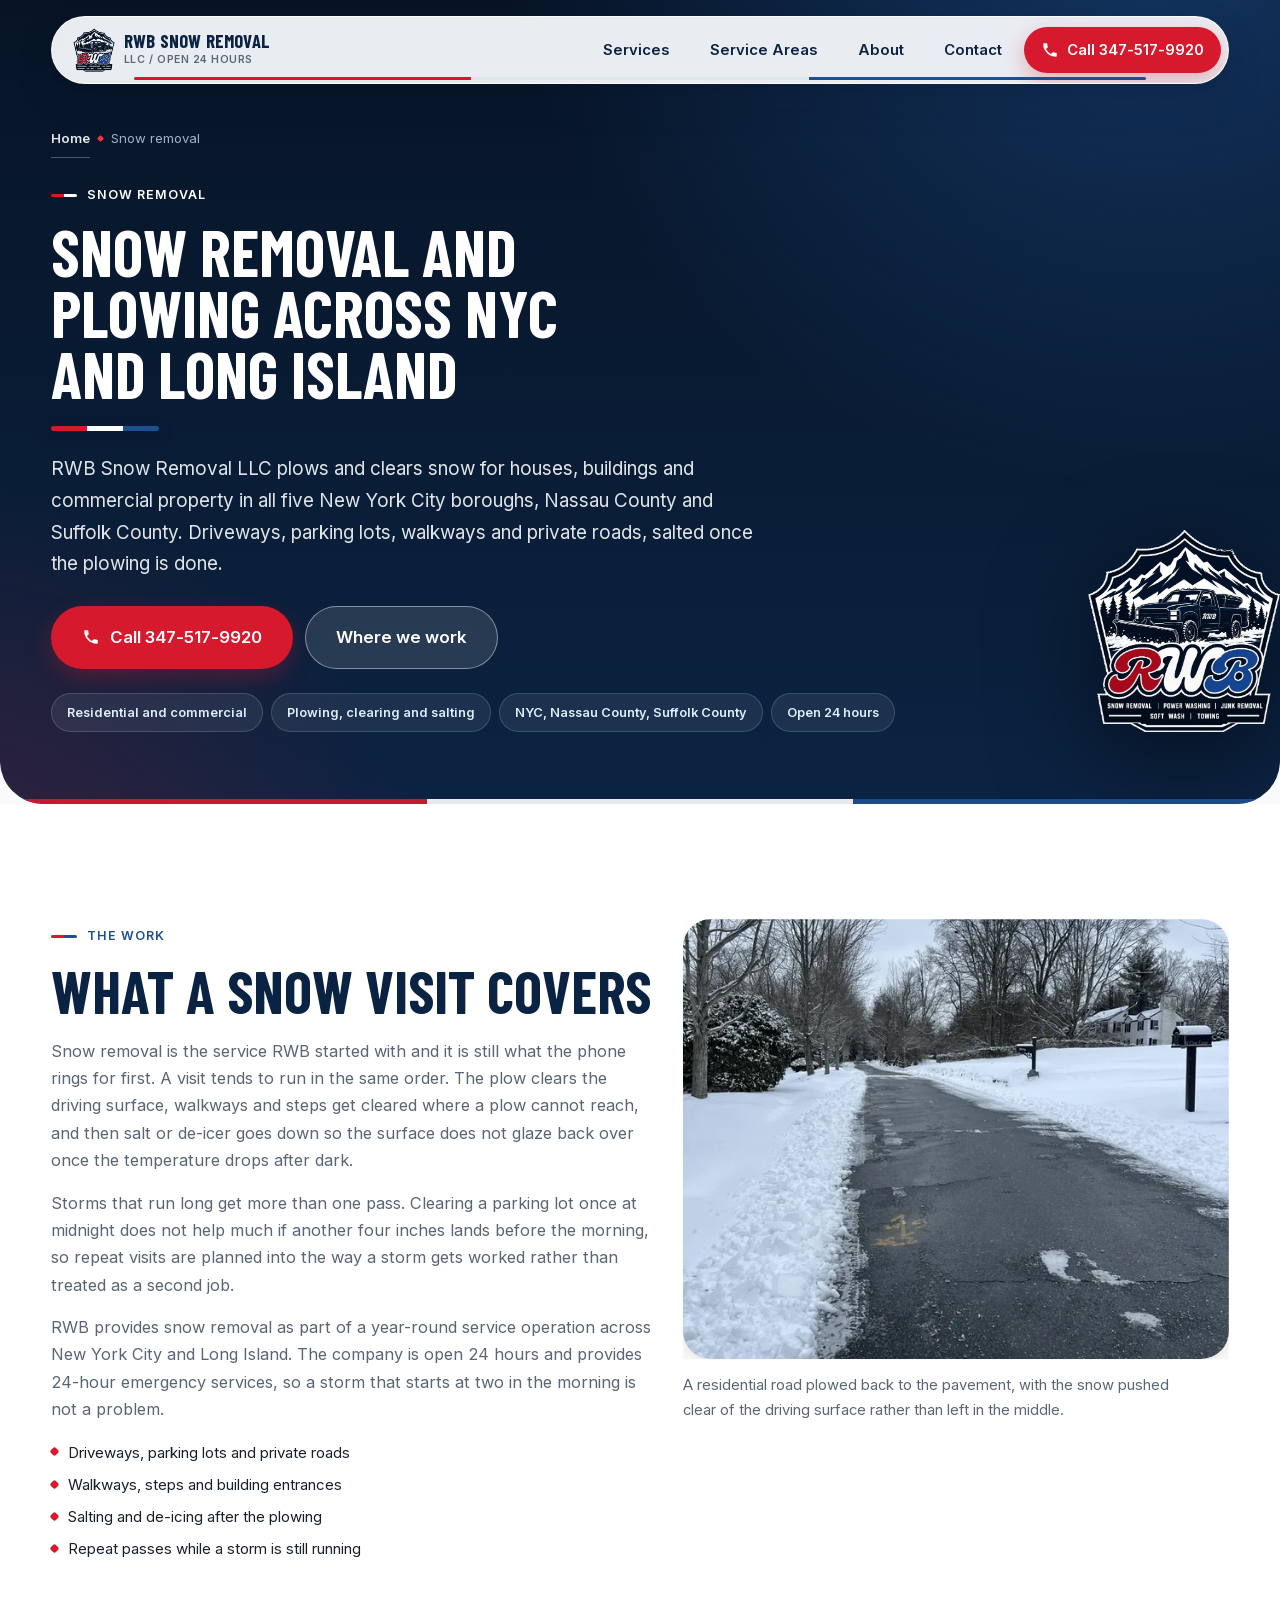
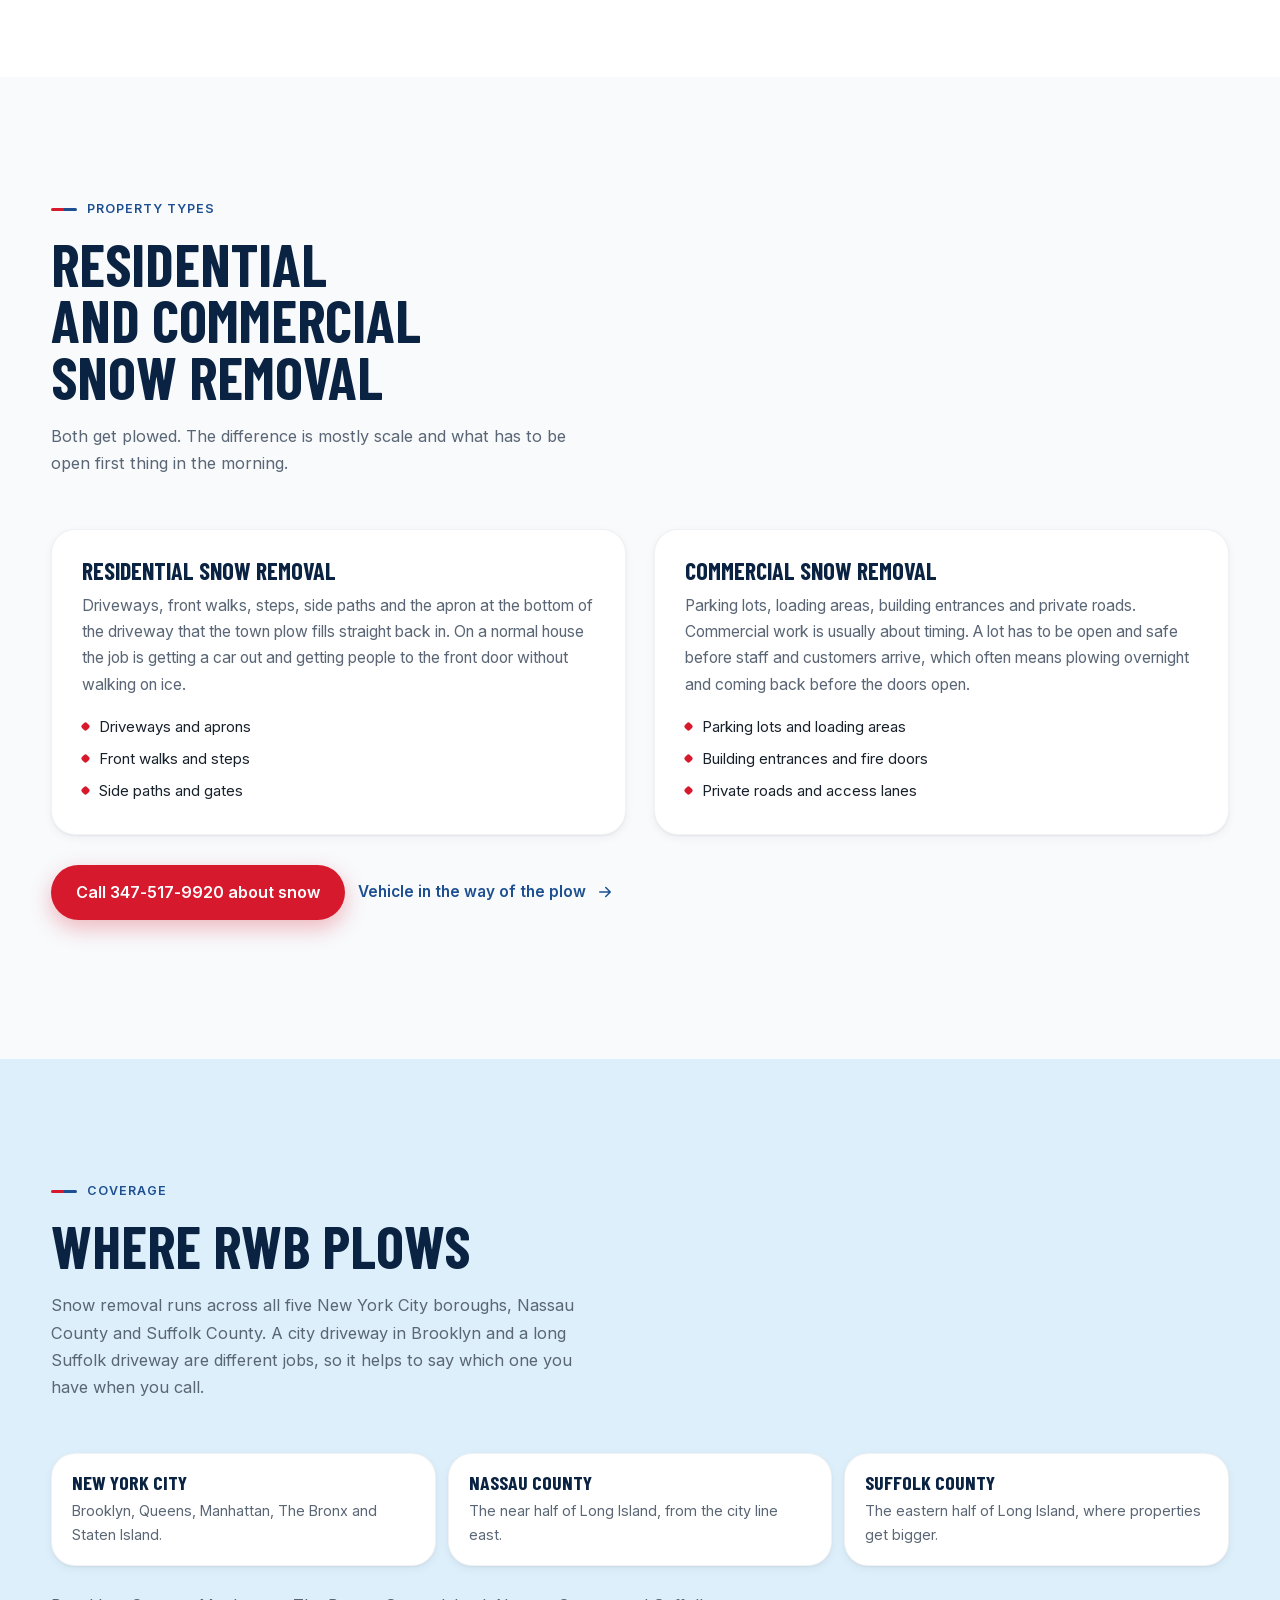
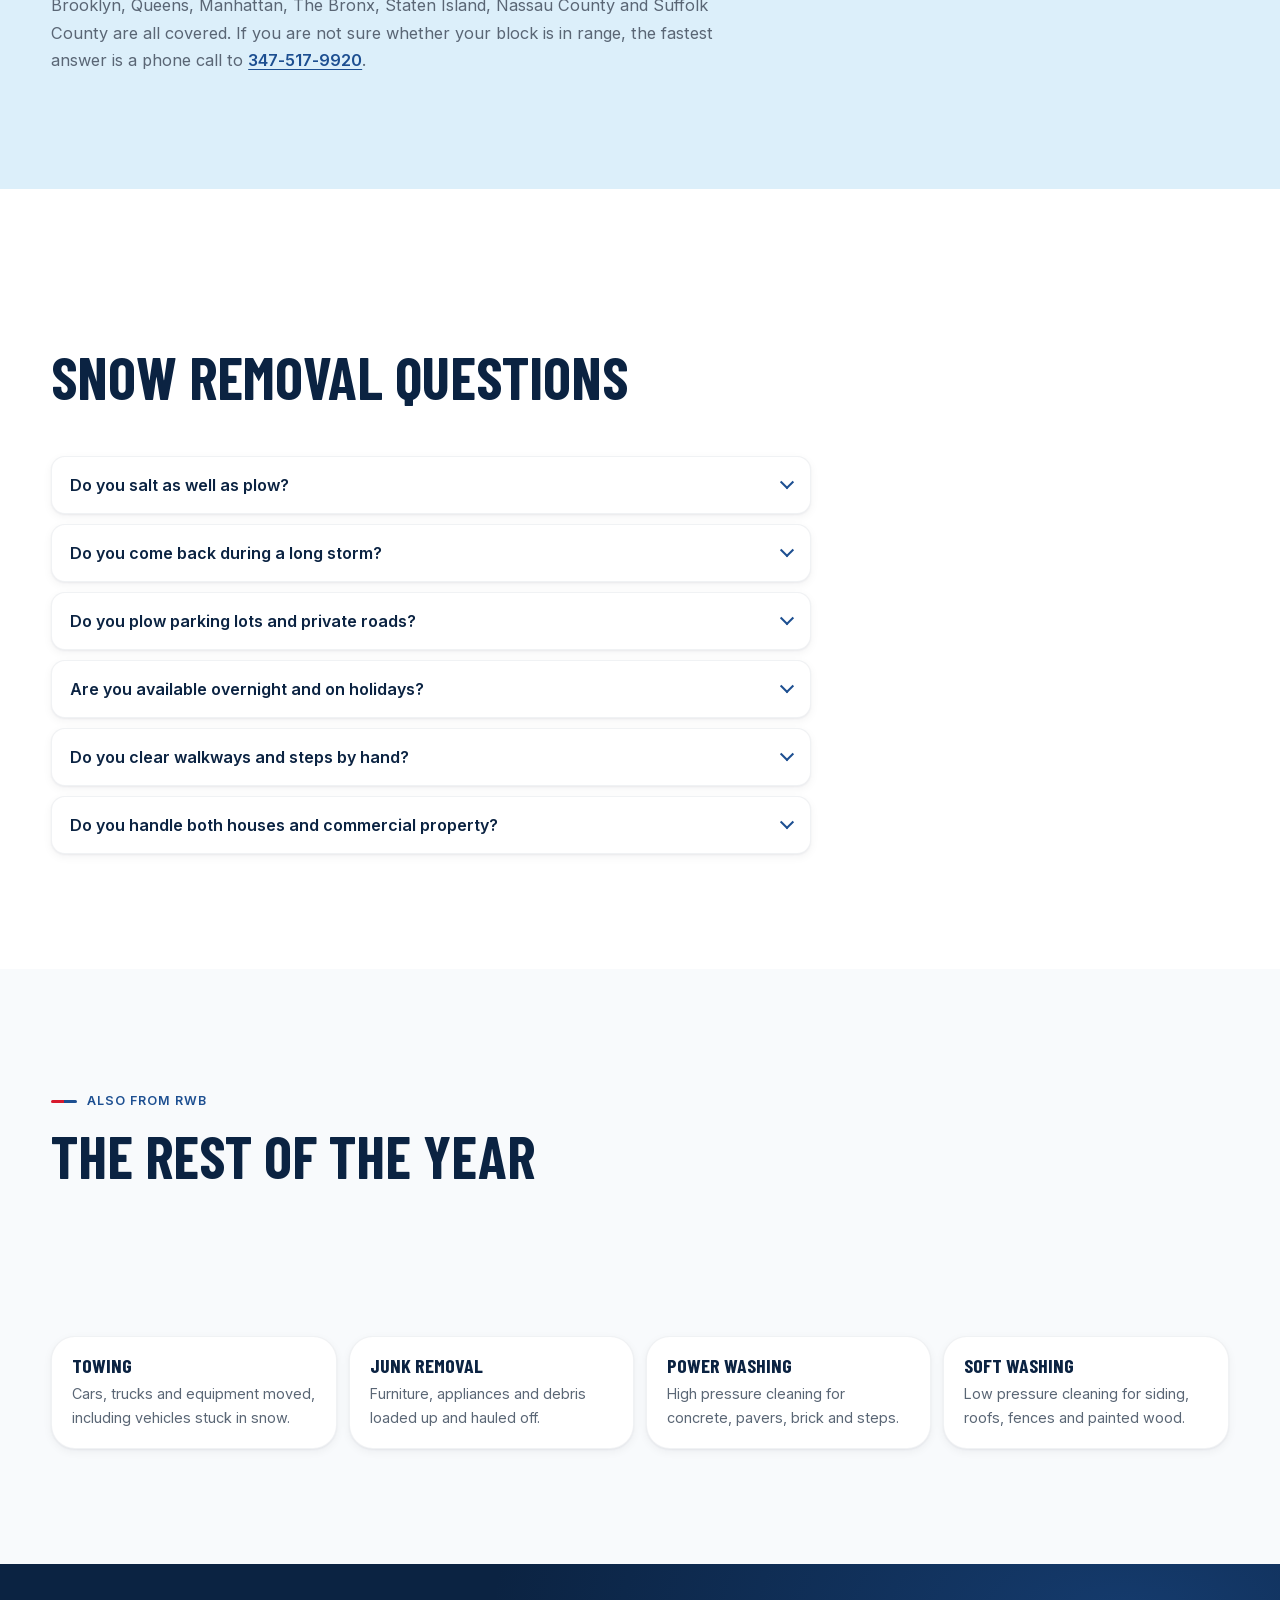
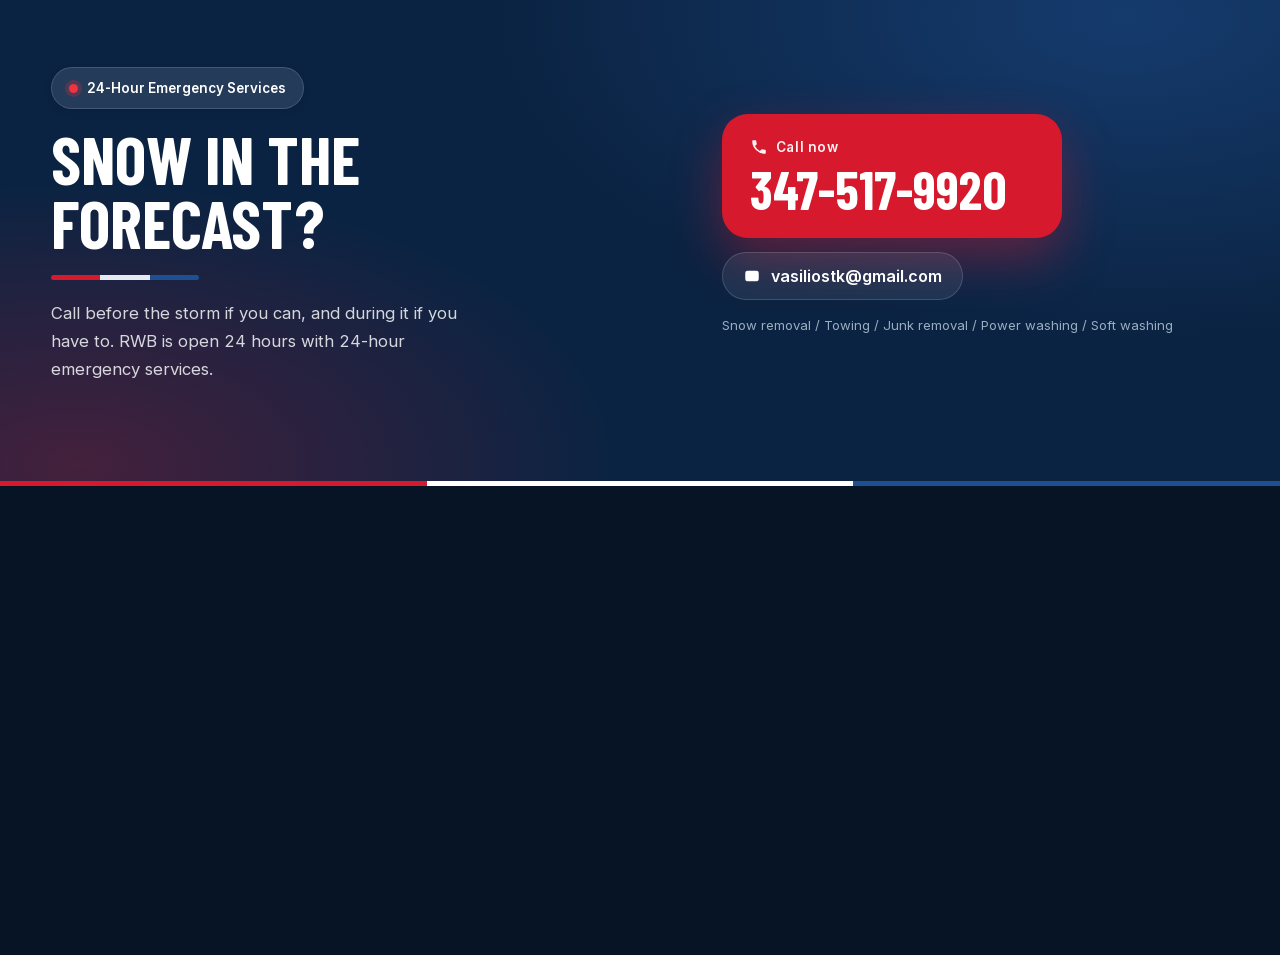
<file: snow-removal/index.html>
<!doctype html>
<html lang="en" class="no-js">
<head>
<meta charset="utf-8">
<meta name="viewport" content="width=device-width, initial-scale=1, viewport-fit=cover">

<title>Snow Removal &amp; Plowing in NYC &amp; Long Island | RWB Snow Removal LLC</title>
<meta name="description" content="Snow plowing, clearing and salting for driveways, parking lots and walkways across NYC, Nassau and Suffolk. Residential and commercial. Call 347-517-9920.">
<link rel="canonical" href="https://rwbsnowremoval.com/snow-removal/">
<meta name="theme-color" content="#0B2342">
<meta name="format-detection" content="telephone=yes">

<meta property="og:type" content="website">
<meta property="og:site_name" content="RWB Snow Removal LLC">
<meta property="og:title" content="Snow Removal &amp; Plowing in NYC &amp; Long Island | RWB Snow Removal LLC">
<meta property="og:description" content="Snow plowing, clearing and salting for driveways, parking lots and walkways across NYC, Nassau and Suffolk. Residential and commercial. Call 347-517-9920.">
<meta property="og:url" content="https://rwbsnowremoval.com/snow-removal/">
<meta property="og:image" content="https://rwbsnowremoval.com/assets/images/og-cover.jpg">
<meta property="og:image:width" content="1200">
<meta property="og:image:height" content="630">
<meta property="og:image:alt" content="RWB Snow Removal LLC, snow removal, towing, junk removal and exterior washing across New York City and Long Island">
<meta property="og:locale" content="en_US">
<meta name="twitter:card" content="summary_large_image">
<meta name="twitter:title" content="Snow Removal &amp; Plowing in NYC &amp; Long Island | RWB Snow Removal LLC">
<meta name="twitter:description" content="Snow plowing, clearing and salting for driveways, parking lots and walkways across NYC, Nassau and Suffolk. Residential and commercial. Call 347-517-9920.">
<meta name="twitter:image" content="https://rwbsnowremoval.com/assets/images/og-cover.jpg">

<link rel="icon" href="../favicon.ico" sizes="16x16 32x32 48x48">
<link rel="icon" type="image/png" href="../assets/images/favicon-32.png" sizes="32x32">
<link rel="apple-touch-icon" href="../apple-touch-icon.png">

<link rel="preload" href="../assets/fonts/barlow-condensed-700.woff2" as="font" type="font/woff2" crossorigin>
<link rel="preload" href="../assets/fonts/inter-400.woff2" as="font" type="font/woff2" crossorigin>
<link rel="stylesheet" href="../assets/css/style.css">
<script>(function(d){var e=d.documentElement;e.className=e.className.replace('no-js','js');try{if(!window.matchMedia('(prefers-reduced-motion: reduce)').matches){e.classList.add('motion');}}catch(err){}
/* Safety net. The scroll reveals start hidden, so if the one script file never
   arrives, show everything rather than leave the page looking empty. */
setTimeout(function(){if(e.className.indexOf('rwb-ready')>-1)return;var n=d.querySelectorAll('.reveal,.reveal-img,.area-map'),i=0;for(;i<n.length;i++){n[i].className+=' is-in';}},3000);})(document);</script>
</head>

<body>
<a class="skip-link" href="#main">Skip to content</a>

<header class="nav-shell" id="top" data-header>
  <div class="nav-bar">
    <a class="brand" href="../" aria-label="RWB Snow Removal LLC, home">
      <picture>
        <source srcset="../assets/images/rwb-logo-transparent.webp" type="image/webp">
        <img class="brand-mark" src="../assets/images/rwb-logo-transparent.png" alt="" width="616" height="649" decoding="async">
      </picture>
      <span class="brand-text">
        <span class="brand-name">RWB Snow Removal</span>
        <span class="brand-sub">LLC / Open 24 hours</span>
      </span>
    </a>

    <nav class="nav" aria-label="Primary">
      <ul class="nav-list">
        <li><a href="../#services">Services</a></li>
        <li><a href="../service-areas/">Service Areas</a></li>
        <li><a href="../#about">About</a></li>
        <li><a href="../contact/">Contact</a></li>
      </ul>
    </nav>

    <div class="nav-actions">
      <a class="btn btn-red btn-nav" href="tel:+13475179920">
        <svg class="ico" viewBox="0 0 24 24" aria-hidden="true" focusable="false"><path d="M6.6 10.8a15.1 15.1 0 0 0 6.6 6.6l2.2-2.2c.3-.3.7-.4 1-.2 1.2.4 2.4.6 3.6.6.6 0 1 .4 1 1V20c0 .6-.4 1-1 1A17 17 0 0 1 3 4c0-.6.4-1 1-1h3.4c.6 0 1 .4 1 1 0 1.3.2 2.5.6 3.6.1.4 0 .8-.2 1l-2.2 2.2Z"/></svg>
        <span class="nav-call-short">Call</span>
        <span class="nav-call-full">Call 347-517-9920</span>
      </a>
      <button class="nav-toggle" type="button" aria-expanded="false" aria-controls="mobile-menu" data-nav-toggle>
        <span class="nav-toggle-bars" aria-hidden="true"><i></i><i></i><i></i></span>
        <span class="nav-toggle-text">Menu</span>
      </button>
    </div>
  </div>

  <div class="mobile-menu" id="mobile-menu" data-nav-panel hidden>
    <nav aria-label="Mobile">
      <ul class="mobile-list">
        <li><a href="../">Home</a></li>
        <li><a href="../#services">Services</a></li>
        <li class="is-sub"><a href="../snow-removal/" aria-current="page">Snow removal</a></li>
        <li class="is-sub"><a href="../towing/">Towing</a></li>
        <li class="is-sub"><a href="../junk-removal/">Junk removal</a></li>
        <li class="is-sub"><a href="../power-washing/">Power washing</a></li>
        <li class="is-sub"><a href="../soft-washing/">Soft washing</a></li>
        <li><a href="../service-areas/">Service Areas</a></li>
        <li><a href="../#about">About</a></li>
        <li><a href="../contact/">Contact</a></li>
      </ul>
    </nav>
    <div class="mobile-foot">
      <a class="btn btn-red btn-block" href="tel:+13475179920">Call 347-517-9920</a>
      <a class="mobile-email" href="mailto:vasiliostk@gmail.com">vasiliostk@gmail.com</a>
      <p class="mobile-hours"><span class="dot" aria-hidden="true"></span>Open 24 hours, every day</p>
    </div>
  </div>
</header>

<main id="main">

  <section class="page-head">
    <div class="shell page-head-grid">
      <nav class="crumbs" aria-label="Breadcrumb">
        <ol>
          <li><a href="../">Home</a></li>
          <li><span aria-current="page">Snow removal</span></li>
        </ol>
      </nav>

      <p class="eyebrow eyebrow-light"><span class="eyebrow-tick" aria-hidden="true"></span>Snow removal</p>
      <h1 class="page-title">Snow Removal and Plowing Across NYC and Long Island</h1>
      <span class="tri-rule tri-rule-hero" aria-hidden="true"></span>
      <p class="page-lede">RWB Snow Removal LLC plows and clears snow for houses, buildings and commercial property in all five New York City boroughs, Nassau County and Suffolk County. Driveways, parking lots, walkways and private roads, salted once the plowing is done.</p>

      <div class="page-actions">
        <a class="btn btn-red btn-lg" href="tel:+13475179920"><svg class="ico" viewBox="0 0 24 24" aria-hidden="true" focusable="false"><path d="M6.6 10.8a15.1 15.1 0 0 0 6.6 6.6l2.2-2.2c.3-.3.7-.4 1-.2 1.2.4 2.4.6 3.6.6.6 0 1 .4 1 1V20c0 .6-.4 1-1 1A17 17 0 0 1 3 4c0-.6.4-1 1-1h3.4c.6 0 1 .4 1 1 0 1.3.2 2.5.6 3.6.1.4 0 .8-.2 1l-2.2 2.2Z"/></svg>Call 347-517-9920</a>
        <a class="btn btn-glass btn-lg" href="../service-areas/">Where we work</a>
      </div>

      <ul class="page-facts">
        <li>Residential and commercial</li>
        <li>Plowing, clearing and salting</li>
        <li>NYC, Nassau County, Suffolk County</li>
        <li>Open 24 hours</li>
      </ul>

      <picture>
        <source srcset="../assets/images/rwb-logo-transparent.webp" type="image/webp">
        <img class="page-seal" src="../assets/images/rwb-logo-transparent.png" alt=""
             width="616" height="649" loading="lazy" decoding="async">
      </picture>
    </div>
  </section>

  <section class="section bg-white" aria-labelledby="snow-what">
    <div class="shell">
      <div class="split split-2 split-media">
        <div>
          <p class="eyebrow reveal"><span class="eyebrow-tick" aria-hidden="true"></span>The work</p>
          <h2 class="sec-title reveal" id="snow-what" style="--d:60ms">What a snow visit covers</h2>
          <div class="prose reveal" style="--d:120ms">
            <p>Snow removal is the service RWB started with and it is still what the phone rings for first. A visit tends to run in the same order. The plow clears the driving surface, walkways and steps get cleared where a plow cannot reach, and then salt or de-icer goes down so the surface does not glaze back over once the temperature drops after dark.</p>
            <p>Storms that run long get more than one pass. Clearing a parking lot once at midnight does not help much if another four inches lands before the morning, so repeat visits are planned into the way a storm gets worked rather than treated as a second job.</p>
            <p>RWB provides snow removal as part of a year-round service operation across New York City and Long Island. The company is open 24 hours and provides 24-hour emergency services, so a storm that starts at two in the morning is not a problem.</p>
          </div>
          <ul class="card-points">
  <li>Driveways, parking lots and private roads</li>
  <li>Walkways, steps and building entrances</li>
  <li>Salting and de-icing after the plowing</li>
  <li>Repeat passes while a storm is still running</li>
</ul>
        </div>

        <figure class="page-figure reveal-img">
          <img src="../assets/images/cleared-road.webp"
               srcset="../assets/images/cleared-road-640.webp 640w, ../assets/images/cleared-road-960.webp 960w, ../assets/images/cleared-road.webp 1350w"
               sizes="(min-width: 760px) 46vw, 92vw"
               width="1350" height="1800"
               alt="Residential road plowed down to bare pavement with snow banked along both sides"
               loading="lazy" decoding="async">
          <figcaption>A residential road plowed back to the pavement, with the snow pushed clear of the driving surface rather than left in the middle.</figcaption>
        </figure>
      </div>
    </div>
  </section>

  <section class="section" aria-labelledby="snow-who">
    <div class="shell">
      <div class="sec-head">
        <p class="eyebrow reveal"><span class="eyebrow-tick" aria-hidden="true"></span>Property types</p>
        <h2 class="sec-title reveal" id="snow-who" style="--d:60ms">Residential and commercial snow removal</h2>
        <p class="lede reveal" style="--d:120ms">Both get plowed. The difference is mostly scale and what has to be open first thing in the morning.</p>
      </div>

      <div class="split split-2">
        <div class="panel reveal">
          <h3 class="panel-h">Residential snow removal</h3>
          <p>Driveways, front walks, steps, side paths and the apron at the bottom of the driveway that the town plow fills straight back in. On a normal house the job is getting a car out and getting people to the front door without walking on ice.</p>
          <ul class="card-points">
  <li>Driveways and aprons</li>
  <li>Front walks and steps</li>
  <li>Side paths and gates</li>
</ul>
        </div>
        <div class="panel reveal" style="--d:70ms">
          <h3 class="panel-h">Commercial snow removal</h3>
          <p>Parking lots, loading areas, building entrances and private roads. Commercial work is usually about timing. A lot has to be open and safe before staff and customers arrive, which often means plowing overnight and coming back before the doors open.</p>
          <ul class="card-points">
  <li>Parking lots and loading areas</li>
  <li>Building entrances and fire doors</li>
  <li>Private roads and access lanes</li>
</ul>
        </div>
      </div>

      <div class="page-actions" style="margin-top:30px"><a class="btn btn-red" href="tel:+13475179920">Call 347-517-9920 about snow</a><a class="btn btn-quiet" href="../towing/">Vehicle in the way of the plow <span class="btn-arrow" aria-hidden="true"><svg viewBox="0 0 24 24" focusable="false"><path d="M5 12h13M13 6l6 6-6 6"/></svg></span></a></div>
    </div>
  </section>

  <section class="section bg-ice" aria-labelledby="snow-where">
    <div class="shell">
      <div class="sec-head">
        <p class="eyebrow reveal"><span class="eyebrow-tick" aria-hidden="true"></span>Coverage</p>
        <h2 class="sec-title reveal" id="snow-where" style="--d:60ms">Where RWB plows</h2>
        <p class="lede reveal" style="--d:120ms">Snow removal runs across all five New York City boroughs, Nassau County and Suffolk County. A city driveway in Brooklyn and a long Suffolk driveway are different jobs, so it helps to say which one you have when you call.</p>
      </div>
      <div class="xlinks xlinks-3">
  <a class="xlink reveal" href="../service-areas/new-york-city/"><strong>New York City</strong><span>Brooklyn, Queens, Manhattan, The Bronx and Staten Island.</span></a>
  <a class="xlink reveal" href="../service-areas/nassau-county/"><strong>Nassau County</strong><span>The near half of Long Island, from the city line east.</span></a>
  <a class="xlink reveal" href="../service-areas/suffolk-county/"><strong>Suffolk County</strong><span>The eastern half of Long Island, where properties get bigger.</span></a>
</div>
      <div class="prose reveal" style="margin-top:26px">
        <p>Brooklyn, Queens, Manhattan, The Bronx, Staten Island, Nassau County and Suffolk County are all covered. If you are not sure whether your block is in range, the fastest answer is a phone call to <a href="tel:+13475179920">347-517-9920</a>.</p>
      </div>
    </div>
  </section>

  <section class="section bg-white" aria-labelledby="snow-faq">
    <div class="shell">
      <div class="sec-head">
        <p class="eyebrow reveal"><span class="eyebrow-tick" aria-hidden="true"></span>Questions</p>
        <h2 class="sec-title reveal" id="snow-faq" style="--d:60ms">Snow removal questions</h2>
      </div>
      <div class="faq">
  <details>
    <summary>Do you salt as well as plow?</summary>
    <div class="faq-body">
      <p>Yes. Salting and de-icing are part of the same visit. Plowing moves the snow, and salt is what keeps the cleared surface from freezing into a sheet once the sun goes down.</p>
    </div>
  </details>
  <details>
    <summary>Do you come back during a long storm?</summary>
    <div class="faq-body">
      <p>Long storms get more than one pass. One visit at the start of a storm is rarely enough, so repeat passes are planned around how the storm is actually running rather than booked as separate jobs.</p>
    </div>
  </details>
  <details>
    <summary>Do you plow parking lots and private roads?</summary>
    <div class="faq-body">
      <p>Yes. Commercial parking lots, loading areas, apartment property and private roads are all part of the snow work, alongside residential driveways.</p>
    </div>
  </details>
  <details>
    <summary>Are you available overnight and on holidays?</summary>
    <div class="faq-body">
      <p>RWB is open 24 hours, every day, and provides 24-hour emergency services. Snow does not wait for business hours, so neither does the phone.</p>
    </div>
  </details>
  <details>
    <summary>Do you clear walkways and steps by hand?</summary>
    <div class="faq-body">
      <p>Where a plow cannot reach, yes. Walkways, steps and entrances get cleared so there is a safe path from the street to the door, not just a clear driveway.</p>
    </div>
  </details>
  <details>
    <summary>Do you handle both houses and commercial property?</summary>
    <div class="faq-body">
      <p>Both. Residential driveways and walkways, and commercial lots, entrances and access roads. Say which one you have when you call so the right setup shows up.</p>
    </div>
  </details>
</div>
    </div>
  </section>

  <section class="section" aria-labelledby="snow-related">
    <div class="shell">
      <div class="sec-head">
        <p class="eyebrow reveal"><span class="eyebrow-tick" aria-hidden="true"></span>Also from RWB</p>
        <h2 class="sec-title reveal" id="snow-related" style="--d:60ms">The rest of the year</h2>
        <p class="lede reveal" style="--d:120ms">The plow comes off in the spring. The same trucks and the same number handle towing, hauling and exterior washing for the rest of the year.</p>
      </div>
      <div class="xlinks xlinks-4">
  <a class="xlink reveal" href="../towing/"><strong>Towing</strong><span>Cars, trucks and equipment moved, including vehicles stuck in snow.</span></a>
  <a class="xlink reveal" href="../junk-removal/"><strong>Junk removal</strong><span>Furniture, appliances and debris loaded up and hauled off.</span></a>
  <a class="xlink reveal" href="../power-washing/"><strong>Power washing</strong><span>High pressure cleaning for concrete, pavers, brick and steps.</span></a>
  <a class="xlink reveal" href="../soft-washing/"><strong>Soft washing</strong><span>Low pressure cleaning for siding, roofs, fences and painted wood.</span></a>
</div>
    </div>
  </section>

  <section class="final" id="contact-cta" aria-labelledby="final-h">
    <div class="shell final-grid">
      <div class="final-copy">
        <span class="status-badge status-badge-dark">
          <span class="status-dot"></span>
          24-Hour Emergency Services
        </span>
        <h2 class="final-title reveal" style="--d:40ms" id="final-h">Snow in the forecast?</h2>
        <span class="tri-rule tri-rule-wide reveal" style="--d:80ms" aria-hidden="true"></span>
        <p class="final-sub reveal" style="--d:120ms">Call before the storm if you can, and during it if you have to. RWB is open 24 hours with 24-hour emergency services.</p>
      </div>

      <div class="final-actions reveal" style="--d:160ms">
        <a class="final-phone" href="tel:+13475179920">
          <span class="final-phone-label">
            <svg class="ico" viewBox="0 0 24 24" aria-hidden="true" focusable="false"><path d="M6.6 10.8a15.1 15.1 0 0 0 6.6 6.6l2.2-2.2c.3-.3.7-.4 1-.2 1.2.4 2.4.6 3.6.6.6 0 1 .4 1 1V20c0 .6-.4 1-1 1A17 17 0 0 1 3 4c0-.6.4-1 1-1h3.4c.6 0 1 .4 1 1 0 1.3.2 2.5.6 3.6.1.4 0 .8-.2 1l-2.2 2.2Z"/></svg>
            Call now
          </span>
          <span class="final-phone-number">347-517-9920</span>
        </a>
        <a class="final-email" href="mailto:vasiliostk@gmail.com">
          <svg class="ico" viewBox="0 0 24 24" aria-hidden="true" focusable="false"><rect x="3" y="5" width="18" height="14" rx="3"/><path d="m3.8 7 8.2 6 8.2-6"/></svg>
          vasiliostk@gmail.com
        </a>
        <p class="final-note">Snow removal / Towing / Junk removal / Power washing / Soft washing</p>
      </div>
    </div>
  </section>

</main>

<footer class="site-footer">
  <div class="shell footer-grid">
    <div class="footer-brand">
      <picture>
        <source srcset="../assets/images/rwb-logo-transparent.webp" type="image/webp">
        <img class="footer-logo" src="../assets/images/rwb-logo-transparent.png" width="616" height="649"
             alt="RWB Snow Removal LLC logo" loading="lazy" decoding="async">
      </picture>
      <h2 class="footer-h">RWB Snow Removal LLC</h2>
      <p class="footer-tag">Snow removal, towing, junk removal, power washing and soft washing across New York City and Long Island. Open 24 hours, with 24-hour emergency services.</p>
      <span class="tri-rule tri-rule-wide" aria-hidden="true"></span>
    </div>

    <nav class="footer-col" aria-label="Services">
      <h2 class="footer-h">Services</h2>
      <ul>
        <li><a href="../snow-removal/">Snow removal</a></li>
        <li><a href="../towing/">Towing</a></li>
        <li><a href="../junk-removal/">Junk removal</a></li>
        <li><a href="../power-washing/">Power washing</a></li>
        <li><a href="../soft-washing/">Soft washing</a></li>
      </ul>
    </nav>

    <nav class="footer-col" aria-label="Service areas">
      <h2 class="footer-h">Service area</h2>
      <ul>
        <li><a href="../service-areas/new-york-city/">New York City</a></li>
        <li><a href="../service-areas/nassau-county/">Nassau County</a></li>
        <li><a href="../service-areas/suffolk-county/">Suffolk County</a></li>
        <li><a href="../service-areas/">All service areas</a></li>
      </ul>
      <p class="footer-note">Brooklyn, Queens, Manhattan, The Bronx, Staten Island, Nassau County and Suffolk County.</p>
    </nav>

    <div class="footer-col">
      <h2 class="footer-h">Contact</h2>
      <ul>
        <li><a class="footer-phone" href="tel:+13475179920">347-517-9920</a></li>
        <li><a href="mailto:vasiliostk@gmail.com">vasiliostk@gmail.com</a></li>
        <li class="footer-plain">Open 24 hours, every day</li>
        <li class="footer-plain">24-Hour Emergency Services</li>
        <li><a href="../contact/">Contact RWB</a></li>
      </ul>
    </div>
  </div>

  <div class="shell footer-bottom">
    <p>&copy; <span data-year>2026</span> RWB Snow Removal LLC. All rights reserved.</p>
    <p class="footer-credit">Website by Bellmore Web Design</p>
  </div>
</footer>

<div class="callbar" data-callbar>
  <a class="callbar-link" href="tel:+13475179920">
    <svg class="ico" viewBox="0 0 24 24" aria-hidden="true" focusable="false"><path d="M6.6 10.8a15.1 15.1 0 0 0 6.6 6.6l2.2-2.2c.3-.3.7-.4 1-.2 1.2.4 2.4.6 3.6.6.6 0 1 .4 1 1V20c0 .6-.4 1-1 1A17 17 0 0 1 3 4c0-.6.4-1 1-1h3.4c.6 0 1 .4 1 1 0 1.3.2 2.5.6 3.6.1.4 0 .8-.2 1l-2.2 2.2Z"/></svg>
    <span class="callbar-text"><strong>Call 347-517-9920</strong><small>Open 24 hours</small></span>
  </a>
</div>

<script type="application/ld+json">
{
  "@context": "https://schema.org",
  "@graph": [
{
      "@type": "LocalBusiness",
      "@id": "https://rwbsnowremoval.com/#business",
      "name": "RWB Snow Removal LLC",
      "legalName": "RWB Snow Removal LLC",
      "alternateName": "RWB Snow Removal",
      "url": "https://rwbsnowremoval.com/",
      "image": "https://rwbsnowremoval.com/assets/images/og-cover.jpg",
      "logo": {
        "@type": "ImageObject",
        "url": "https://rwbsnowremoval.com/assets/images/rwb-logo.webp",
        "width": 618,
        "height": 653
      },
      "telephone": "+1-347-517-9920",
      "email": "vasiliostk@gmail.com",
      "description": "RWB Snow Removal LLC provides snow removal, towing, junk removal, power washing and soft washing for residential and commercial property across all five New York City boroughs, Nassau County and Suffolk County. Open 24 hours, with 24-hour emergency services.",
      "address": {"@type": "PostalAddress", "addressRegion": "NY", "addressCountry": "US"},
      "openingHoursSpecification": [{
        "@type": "OpeningHoursSpecification",
        "dayOfWeek": ["Monday","Tuesday","Wednesday","Thursday","Friday","Saturday","Sunday"],
        "opens": "00:00",
        "closes": "23:59"
      }],
      "areaServed": [
      {"@type": "City", "name": "New York City", "containedInPlace": {"@type": "State", "name": "New York"}},
      {"@type": "AdministrativeArea", "name": "Brooklyn, New York"},
      {"@type": "AdministrativeArea", "name": "Queens, New York"},
      {"@type": "AdministrativeArea", "name": "Manhattan, New York"},
      {"@type": "AdministrativeArea", "name": "The Bronx, New York"},
      {"@type": "AdministrativeArea", "name": "Staten Island, New York"},
      {"@type": "AdministrativeArea", "name": "Nassau County, New York"},
      {"@type": "AdministrativeArea", "name": "Suffolk County, New York"},
      {"@type": "AdministrativeArea", "name": "Long Island, New York"}
      ],
      "knowsAbout": ["Snow removal","Snow plowing","Towing","Junk removal","Power washing","Soft washing"],
      "hasOfferCatalog": {
        "@type": "OfferCatalog",
        "name": "RWB Snow Removal LLC services",
        "itemListElement": [
        {"@type": "Offer", "itemOffered": {"@type": "Service", "name": "Snow removal", "serviceType": "Snow removal", "url": "https://rwbsnowremoval.com/snow-removal/", "provider": {"@id": "https://rwbsnowremoval.com/#business"}}},
        {"@type": "Offer", "itemOffered": {"@type": "Service", "name": "Towing", "serviceType": "Towing", "url": "https://rwbsnowremoval.com/towing/", "provider": {"@id": "https://rwbsnowremoval.com/#business"}}},
        {"@type": "Offer", "itemOffered": {"@type": "Service", "name": "Junk removal", "serviceType": "Junk removal", "url": "https://rwbsnowremoval.com/junk-removal/", "provider": {"@id": "https://rwbsnowremoval.com/#business"}}},
        {"@type": "Offer", "itemOffered": {"@type": "Service", "name": "Power washing", "serviceType": "Power washing", "url": "https://rwbsnowremoval.com/power-washing/", "provider": {"@id": "https://rwbsnowremoval.com/#business"}}},
        {"@type": "Offer", "itemOffered": {"@type": "Service", "name": "Soft washing", "serviceType": "Soft washing", "url": "https://rwbsnowremoval.com/soft-washing/", "provider": {"@id": "https://rwbsnowremoval.com/#business"}}}
        ]
      }
    },
    {
      "@type": "WebSite",
      "@id": "https://rwbsnowremoval.com/#website",
      "url": "https://rwbsnowremoval.com/",
      "name": "RWB Snow Removal LLC",
      "description": "RWB Snow Removal LLC provides snow removal, towing, junk removal, power washing and soft washing for residential and commercial property across all five New York City boroughs, Nassau County and Suffolk County. Open 24 hours, with 24-hour emergency services.",
      "publisher": {"@id": "https://rwbsnowremoval.com/#business"},
      "inLanguage": "en-US"
    },
    {
      "@type": "WebPage",
      "@id": "https://rwbsnowremoval.com/snow-removal/#webpage",
      "url": "https://rwbsnowremoval.com/snow-removal/",
      "name": "Snow Removal & Plowing in NYC & Long Island | RWB Snow Removal LLC",
      "description": "Snow plowing, clearing and salting for driveways, parking lots and walkways across NYC, Nassau and Suffolk. Residential and commercial. Call 347-517-9920.",
      "isPartOf": {"@id": "https://rwbsnowremoval.com/#website"},
      "about": {"@id": "https://rwbsnowremoval.com/#business"},
      "primaryImageOfPage": {"@type": "ImageObject", "url": "https://rwbsnowremoval.com/assets/images/og-cover.jpg"},
      "inLanguage": "en-US",
      "breadcrumb": {"@id": "https://rwbsnowremoval.com/snow-removal/#breadcrumb"}
    },
    {
      "@type": "BreadcrumbList",
      "@id": "https://rwbsnowremoval.com/snow-removal/#breadcrumb",
      "itemListElement": [
        {"@type": "ListItem", "position": 1, "name": "Home", "item": "https://rwbsnowremoval.com/"},
        {"@type": "ListItem", "position": 2, "name": "Snow removal", "item": "https://rwbsnowremoval.com/snow-removal/"}
      ]
    },
    {
      "@type": "Service",
      "@id": "https://rwbsnowremoval.com/snow-removal/#service",
      "name": "Snow removal and snow plowing",
      "serviceType": "Snow removal",
      "description": "Snow plowing, snow clearing, walkway clearing, salting and de-icing for residential and commercial property across New York City, Nassau County and Suffolk County.",
      "url": "https://rwbsnowremoval.com/snow-removal/",
      "provider": {"@id": "https://rwbsnowremoval.com/#business"},
      "areaServed": [
      {"@type": "City", "name": "New York City", "containedInPlace": {"@type": "State", "name": "New York"}},
      {"@type": "AdministrativeArea", "name": "Brooklyn, New York"},
      {"@type": "AdministrativeArea", "name": "Queens, New York"},
      {"@type": "AdministrativeArea", "name": "Manhattan, New York"},
      {"@type": "AdministrativeArea", "name": "The Bronx, New York"},
      {"@type": "AdministrativeArea", "name": "Staten Island, New York"},
      {"@type": "AdministrativeArea", "name": "Nassau County, New York"},
      {"@type": "AdministrativeArea", "name": "Suffolk County, New York"},
      {"@type": "AdministrativeArea", "name": "Long Island, New York"}
      ],
      "hasOfferCatalog": {
        "@type": "OfferCatalog",
        "name": "Snow removal and snow plowing",
        "itemListElement": [
          {"@type": "Offer", "itemOffered": {"@type": "Service", "name": "Residential snow removal"}},
          {"@type": "Offer", "itemOffered": {"@type": "Service", "name": "Commercial snow removal"}},
          {"@type": "Offer", "itemOffered": {"@type": "Service", "name": "Snow plowing"}},
          {"@type": "Offer", "itemOffered": {"@type": "Service", "name": "Parking lot plowing"}},
          {"@type": "Offer", "itemOffered": {"@type": "Service", "name": "Walkway and step clearing"}},
          {"@type": "Offer", "itemOffered": {"@type": "Service", "name": "Salting and de-icing"}}
        ]
      }
    }
  ]
}
</script>

<script src="../assets/js/main.js" defer></script>
</body>
</html>
</file>
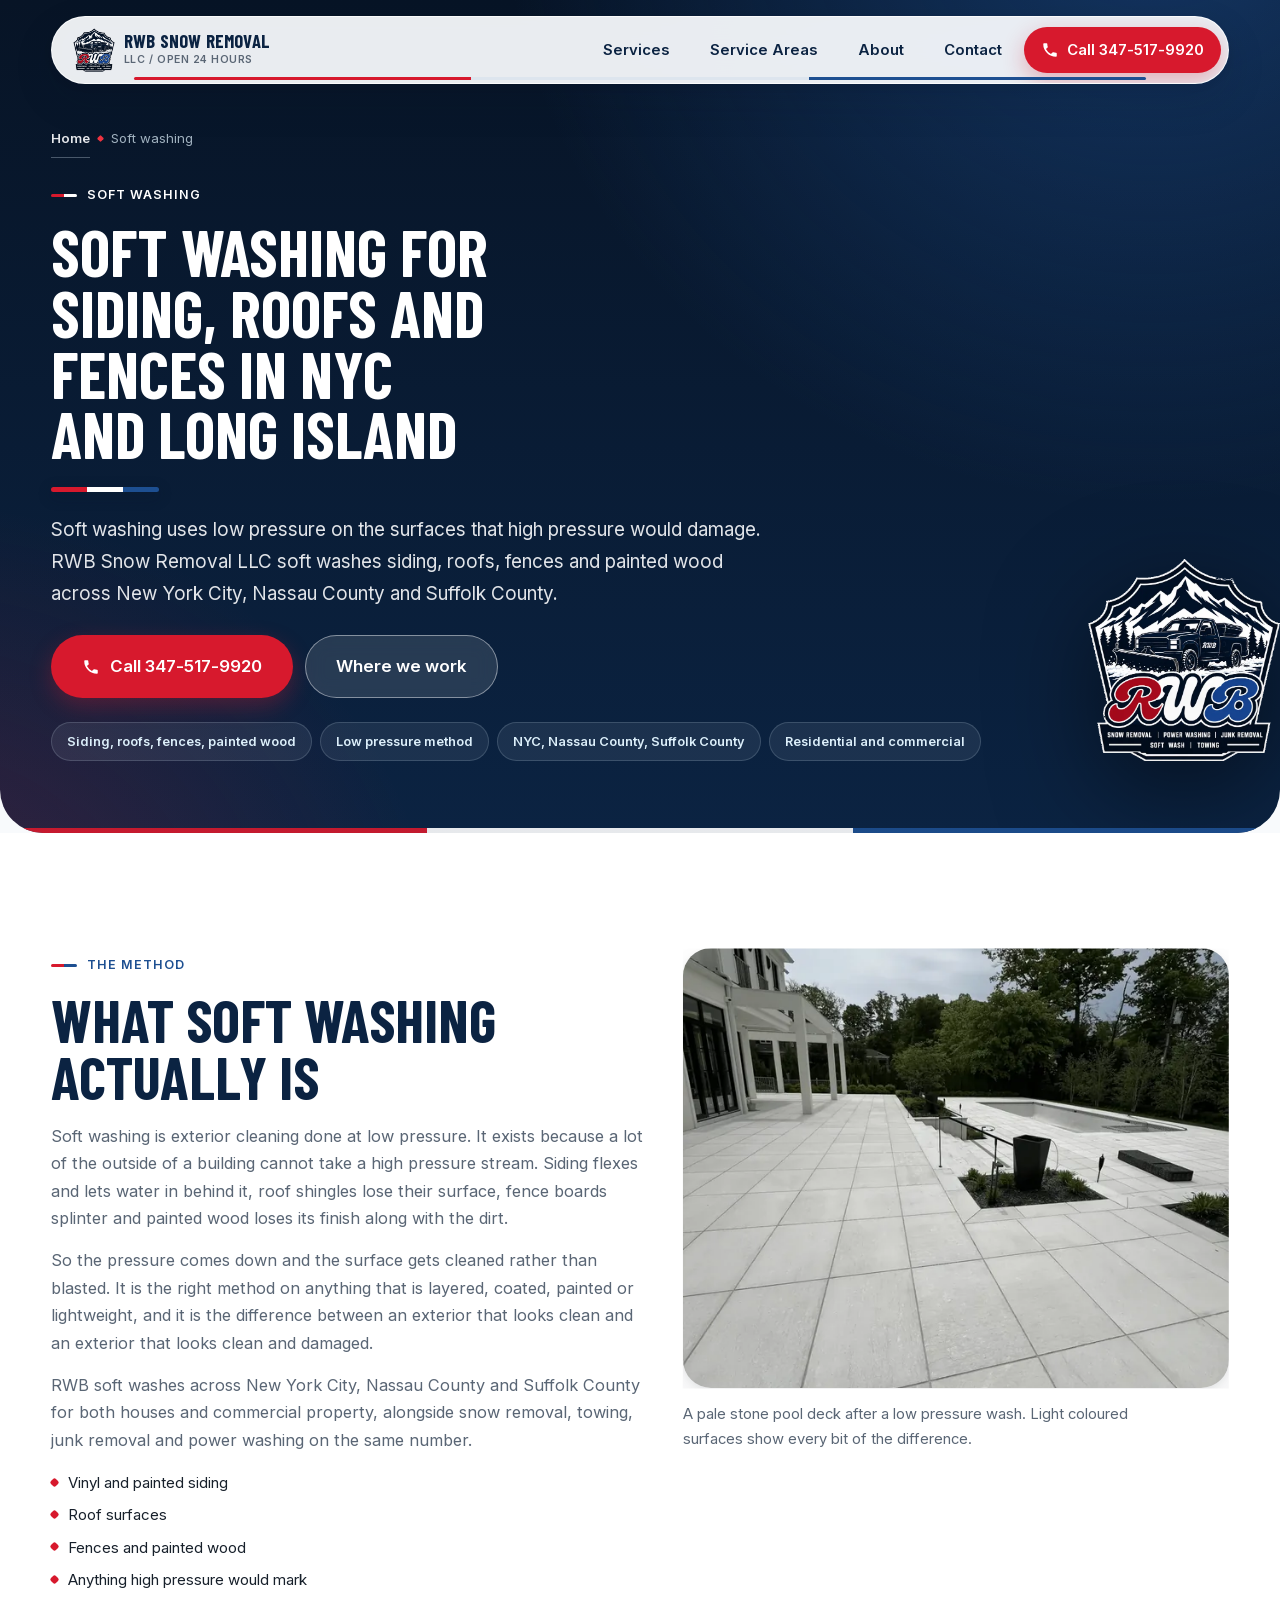
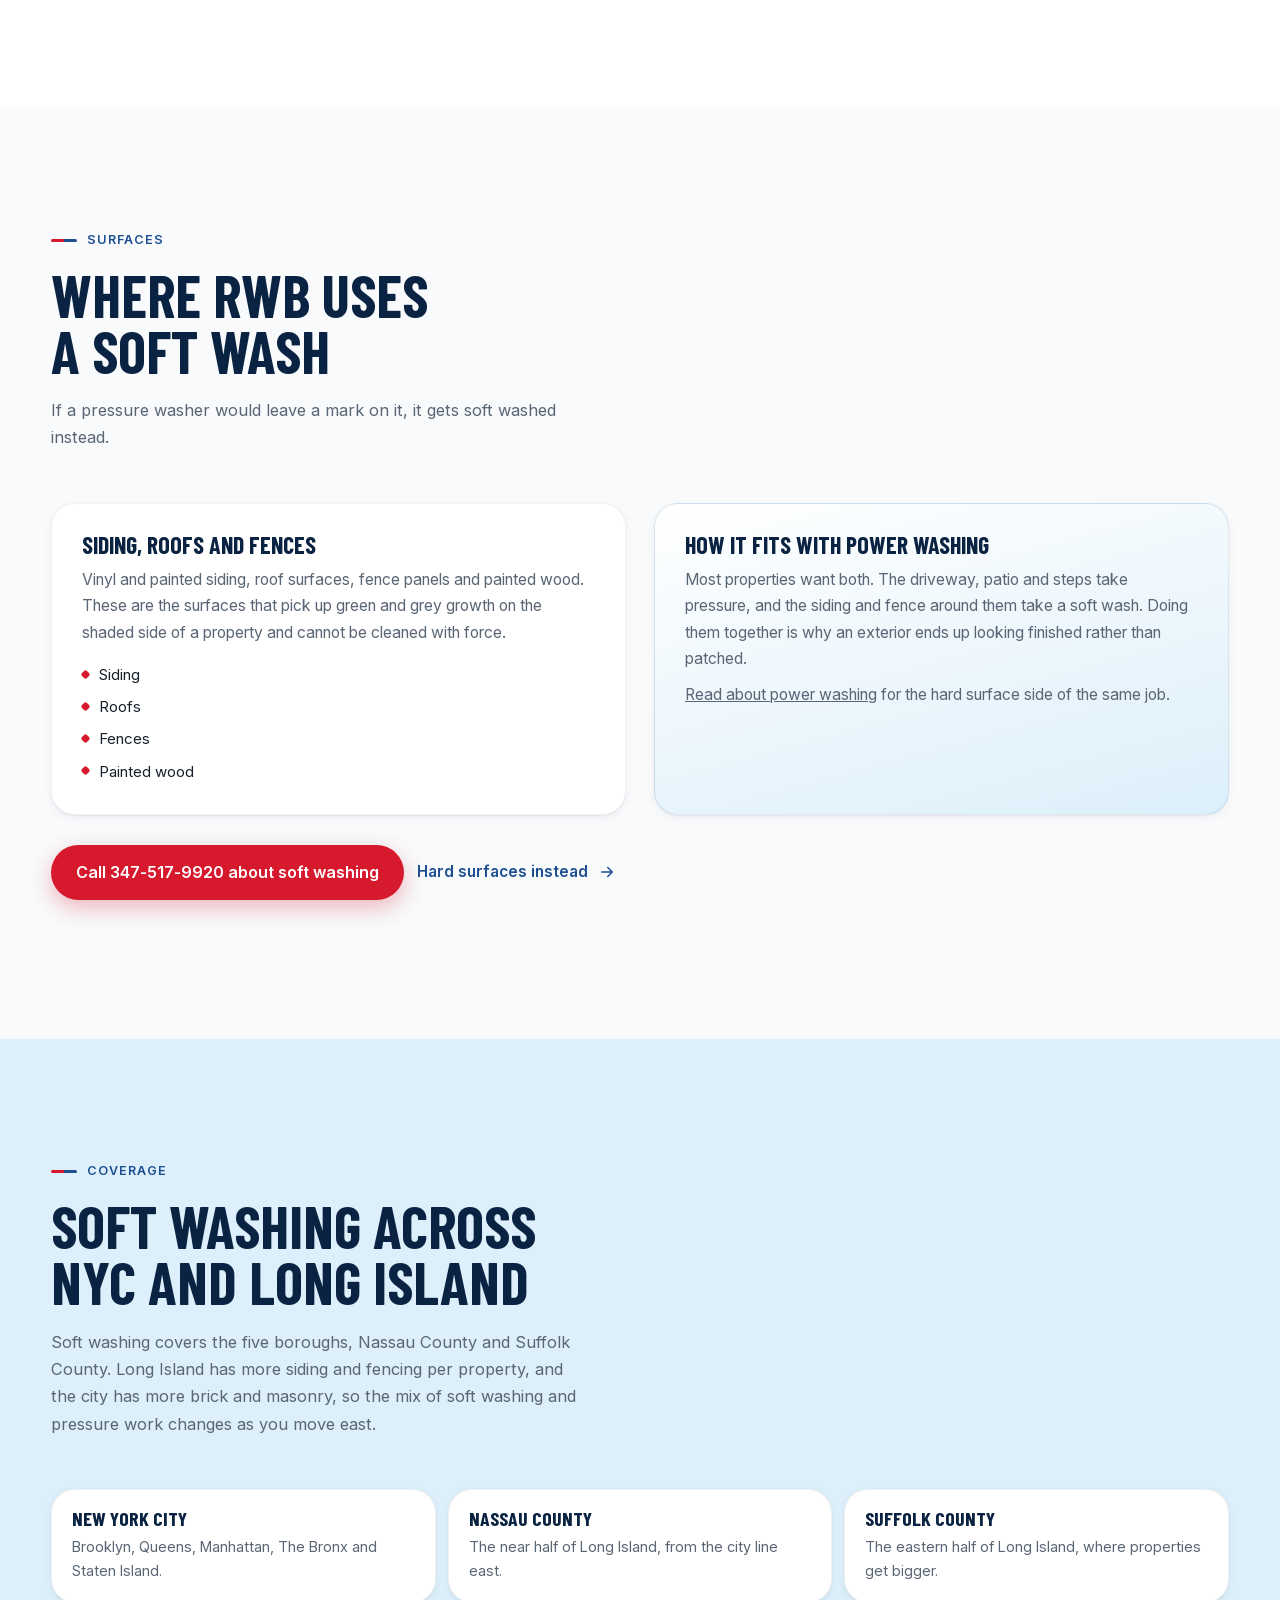
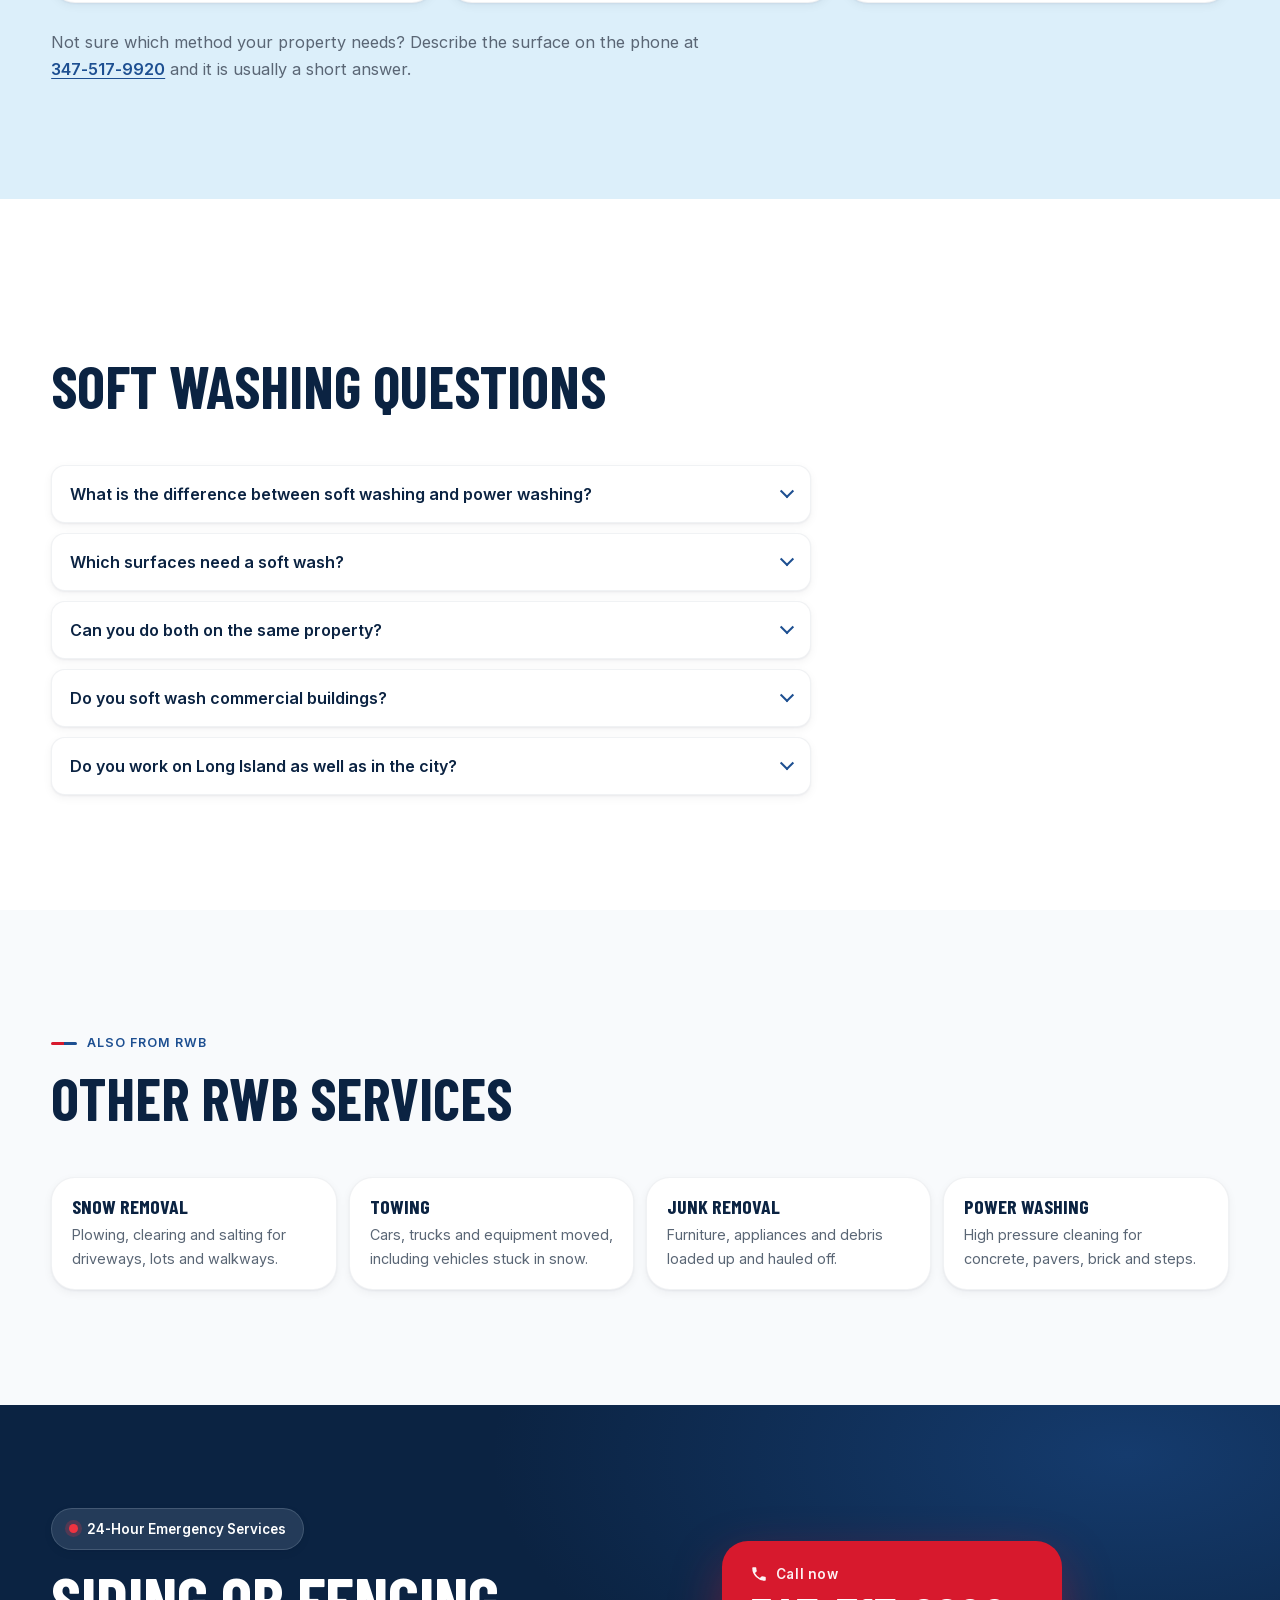
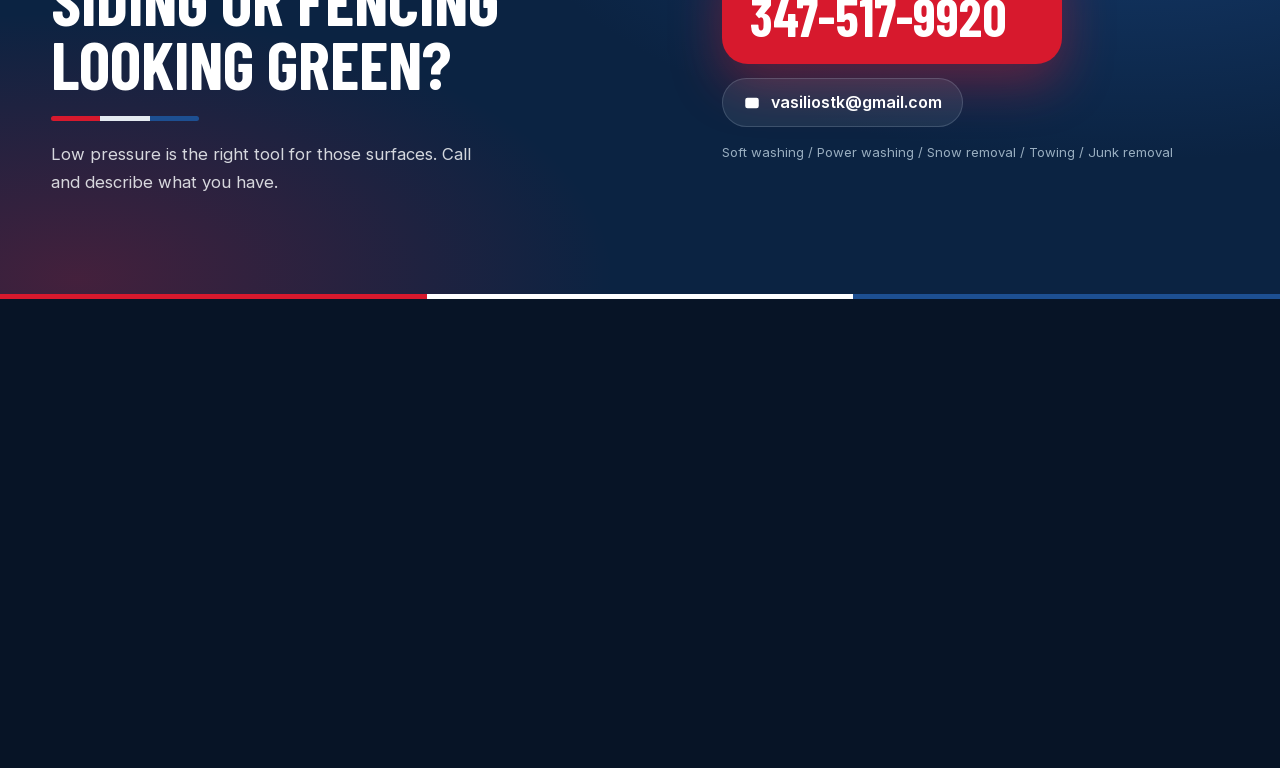
<file: soft-washing/index.html>
<!doctype html>
<html lang="en" class="no-js">
<head>
<meta charset="utf-8">
<meta name="viewport" content="width=device-width, initial-scale=1, viewport-fit=cover">

<title>Soft Washing for Siding, Roofs &amp; Fences | NYC &amp; Long Island | RWB</title>
<meta name="description" content="Soft washing at low pressure for siding, roofs, fences and painted wood across NYC, Nassau and Suffolk. Residential and commercial. Call 347-517-9920.">
<link rel="canonical" href="https://rwbsnowremoval.com/soft-washing/">
<meta name="theme-color" content="#0B2342">
<meta name="format-detection" content="telephone=yes">

<meta property="og:type" content="website">
<meta property="og:site_name" content="RWB Snow Removal LLC">
<meta property="og:title" content="Soft Washing for Siding, Roofs &amp; Fences | NYC &amp; Long Island | RWB">
<meta property="og:description" content="Soft washing at low pressure for siding, roofs, fences and painted wood across NYC, Nassau and Suffolk. Residential and commercial. Call 347-517-9920.">
<meta property="og:url" content="https://rwbsnowremoval.com/soft-washing/">
<meta property="og:image" content="https://rwbsnowremoval.com/assets/images/og-cover.jpg">
<meta property="og:image:width" content="1200">
<meta property="og:image:height" content="630">
<meta property="og:image:alt" content="RWB Snow Removal LLC, snow removal, towing, junk removal and exterior washing across New York City and Long Island">
<meta property="og:locale" content="en_US">
<meta name="twitter:card" content="summary_large_image">
<meta name="twitter:title" content="Soft Washing for Siding, Roofs &amp; Fences | NYC &amp; Long Island | RWB">
<meta name="twitter:description" content="Soft washing at low pressure for siding, roofs, fences and painted wood across NYC, Nassau and Suffolk. Residential and commercial. Call 347-517-9920.">
<meta name="twitter:image" content="https://rwbsnowremoval.com/assets/images/og-cover.jpg">

<link rel="icon" href="../favicon.ico" sizes="16x16 32x32 48x48">
<link rel="icon" type="image/png" href="../assets/images/favicon-32.png" sizes="32x32">
<link rel="apple-touch-icon" href="../apple-touch-icon.png">

<link rel="preload" href="../assets/fonts/barlow-condensed-700.woff2" as="font" type="font/woff2" crossorigin>
<link rel="preload" href="../assets/fonts/inter-400.woff2" as="font" type="font/woff2" crossorigin>
<link rel="stylesheet" href="../assets/css/style.css">
<script>(function(d){var e=d.documentElement;e.className=e.className.replace('no-js','js');try{if(!window.matchMedia('(prefers-reduced-motion: reduce)').matches){e.classList.add('motion');}}catch(err){}
/* Safety net. The scroll reveals start hidden, so if the one script file never
   arrives, show everything rather than leave the page looking empty. */
setTimeout(function(){if(e.className.indexOf('rwb-ready')>-1)return;var n=d.querySelectorAll('.reveal,.reveal-img,.area-map'),i=0;for(;i<n.length;i++){n[i].className+=' is-in';}},3000);})(document);</script>
</head>

<body>
<a class="skip-link" href="#main">Skip to content</a>

<header class="nav-shell" id="top" data-header>
  <div class="nav-bar">
    <a class="brand" href="../" aria-label="RWB Snow Removal LLC, home">
      <picture>
        <source srcset="../assets/images/rwb-logo-transparent.webp" type="image/webp">
        <img class="brand-mark" src="../assets/images/rwb-logo-transparent.png" alt="" width="616" height="649" decoding="async">
      </picture>
      <span class="brand-text">
        <span class="brand-name">RWB Snow Removal</span>
        <span class="brand-sub">LLC / Open 24 hours</span>
      </span>
    </a>

    <nav class="nav" aria-label="Primary">
      <ul class="nav-list">
        <li><a href="../#services">Services</a></li>
        <li><a href="../service-areas/">Service Areas</a></li>
        <li><a href="../#about">About</a></li>
        <li><a href="../contact/">Contact</a></li>
      </ul>
    </nav>

    <div class="nav-actions">
      <a class="btn btn-red btn-nav" href="tel:+13475179920">
        <svg class="ico" viewBox="0 0 24 24" aria-hidden="true" focusable="false"><path d="M6.6 10.8a15.1 15.1 0 0 0 6.6 6.6l2.2-2.2c.3-.3.7-.4 1-.2 1.2.4 2.4.6 3.6.6.6 0 1 .4 1 1V20c0 .6-.4 1-1 1A17 17 0 0 1 3 4c0-.6.4-1 1-1h3.4c.6 0 1 .4 1 1 0 1.3.2 2.5.6 3.6.1.4 0 .8-.2 1l-2.2 2.2Z"/></svg>
        <span class="nav-call-short">Call</span>
        <span class="nav-call-full">Call 347-517-9920</span>
      </a>
      <button class="nav-toggle" type="button" aria-expanded="false" aria-controls="mobile-menu" data-nav-toggle>
        <span class="nav-toggle-bars" aria-hidden="true"><i></i><i></i><i></i></span>
        <span class="nav-toggle-text">Menu</span>
      </button>
    </div>
  </div>

  <div class="mobile-menu" id="mobile-menu" data-nav-panel hidden>
    <nav aria-label="Mobile">
      <ul class="mobile-list">
        <li><a href="../">Home</a></li>
        <li><a href="../#services">Services</a></li>
        <li class="is-sub"><a href="../snow-removal/">Snow removal</a></li>
        <li class="is-sub"><a href="../towing/">Towing</a></li>
        <li class="is-sub"><a href="../junk-removal/">Junk removal</a></li>
        <li class="is-sub"><a href="../power-washing/">Power washing</a></li>
        <li class="is-sub"><a href="../soft-washing/" aria-current="page">Soft washing</a></li>
        <li><a href="../service-areas/">Service Areas</a></li>
        <li><a href="../#about">About</a></li>
        <li><a href="../contact/">Contact</a></li>
      </ul>
    </nav>
    <div class="mobile-foot">
      <a class="btn btn-red btn-block" href="tel:+13475179920">Call 347-517-9920</a>
      <a class="mobile-email" href="mailto:vasiliostk@gmail.com">vasiliostk@gmail.com</a>
      <p class="mobile-hours"><span class="dot" aria-hidden="true"></span>Open 24 hours, every day</p>
    </div>
  </div>
</header>

<main id="main">

  <section class="page-head">
    <div class="shell page-head-grid">
      <nav class="crumbs" aria-label="Breadcrumb">
        <ol>
          <li><a href="../">Home</a></li>
          <li><span aria-current="page">Soft washing</span></li>
        </ol>
      </nav>

      <p class="eyebrow eyebrow-light"><span class="eyebrow-tick" aria-hidden="true"></span>Soft washing</p>
      <h1 class="page-title">Soft Washing for Siding, Roofs and Fences in NYC and Long Island</h1>
      <span class="tri-rule tri-rule-hero" aria-hidden="true"></span>
      <p class="page-lede">Soft washing uses low pressure on the surfaces that high pressure would damage. RWB Snow Removal LLC soft washes siding, roofs, fences and painted wood across New York City, Nassau County and Suffolk County.</p>

      <div class="page-actions">
        <a class="btn btn-red btn-lg" href="tel:+13475179920"><svg class="ico" viewBox="0 0 24 24" aria-hidden="true" focusable="false"><path d="M6.6 10.8a15.1 15.1 0 0 0 6.6 6.6l2.2-2.2c.3-.3.7-.4 1-.2 1.2.4 2.4.6 3.6.6.6 0 1 .4 1 1V20c0 .6-.4 1-1 1A17 17 0 0 1 3 4c0-.6.4-1 1-1h3.4c.6 0 1 .4 1 1 0 1.3.2 2.5.6 3.6.1.4 0 .8-.2 1l-2.2 2.2Z"/></svg>Call 347-517-9920</a>
        <a class="btn btn-glass btn-lg" href="../service-areas/">Where we work</a>
      </div>

      <ul class="page-facts">
        <li>Siding, roofs, fences, painted wood</li>
        <li>Low pressure method</li>
        <li>NYC, Nassau County, Suffolk County</li>
        <li>Residential and commercial</li>
      </ul>

      <picture>
        <source srcset="../assets/images/rwb-logo-transparent.webp" type="image/webp">
        <img class="page-seal" src="../assets/images/rwb-logo-transparent.png" alt=""
             width="616" height="649" loading="lazy" decoding="async">
      </picture>
    </div>
  </section>

  <section class="section bg-white" aria-labelledby="sw-what">
    <div class="shell">
      <div class="split split-2 split-media">
        <div>
          <p class="eyebrow reveal"><span class="eyebrow-tick" aria-hidden="true"></span>The method</p>
          <h2 class="sec-title reveal" id="sw-what" style="--d:60ms">What soft washing actually is</h2>
          <div class="prose reveal" style="--d:120ms">
            <p>Soft washing is exterior cleaning done at low pressure. It exists because a lot of the outside of a building cannot take a high pressure stream. Siding flexes and lets water in behind it, roof shingles lose their surface, fence boards splinter and painted wood loses its finish along with the dirt.</p>
            <p>So the pressure comes down and the surface gets cleaned rather than blasted. It is the right method on anything that is layered, coated, painted or lightweight, and it is the difference between an exterior that looks clean and an exterior that looks clean and damaged.</p>
            <p>RWB soft washes across New York City, Nassau County and Suffolk County for both houses and commercial property, alongside snow removal, towing, junk removal and power washing on the same number.</p>
          </div>
          <ul class="card-points">
  <li>Vinyl and painted siding</li>
  <li>Roof surfaces</li>
  <li>Fences and painted wood</li>
  <li>Anything high pressure would mark</li>
</ul>
        </div>

        <figure class="page-figure reveal-img">
          <img src="../assets/images/pool-patio.webp"
               srcset="../assets/images/pool-patio-640.webp 640w, ../assets/images/pool-patio-960.webp 960w, ../assets/images/pool-patio.webp 1350w"
               sizes="(min-width: 760px) 46vw, 92vw"
               width="1350" height="1800"
               alt="Large pale stone patio and pool deck after a low pressure wash, with green trees behind it"
               loading="lazy" decoding="async">
          <figcaption>A pale stone pool deck after a low pressure wash. Light coloured surfaces show every bit of the difference.</figcaption>
        </figure>
      </div>
    </div>
  </section>

  <section class="section" aria-labelledby="sw-where-used">
    <div class="shell">
      <div class="sec-head">
        <p class="eyebrow reveal"><span class="eyebrow-tick" aria-hidden="true"></span>Surfaces</p>
        <h2 class="sec-title reveal" id="sw-where-used" style="--d:60ms">Where RWB uses a soft wash</h2>
        <p class="lede reveal" style="--d:120ms">If a pressure washer would leave a mark on it, it gets soft washed instead.</p>
      </div>
      <div class="split split-2">
        <div class="panel reveal">
          <h3 class="panel-h">Siding, roofs and fences</h3>
          <p>Vinyl and painted siding, roof surfaces, fence panels and painted wood. These are the surfaces that pick up green and grey growth on the shaded side of a property and cannot be cleaned with force.</p>
          <ul class="card-points">
  <li>Siding</li>
  <li>Roofs</li>
  <li>Fences</li>
  <li>Painted wood</li>
</ul>
        </div>
        <div class="panel panel-ice reveal" style="--d:70ms">
          <h3 class="panel-h">How it fits with power washing</h3>
          <p>Most properties want both. The driveway, patio and steps take pressure, and the siding and fence around them take a soft wash. Doing them together is why an exterior ends up looking finished rather than patched.</p>
          <p><a href="../power-washing/">Read about power washing</a> for the hard surface side of the same job.</p>
        </div>
      </div>
      <div class="page-actions" style="margin-top:30px"><a class="btn btn-red" href="tel:+13475179920">Call 347-517-9920 about soft washing</a><a class="btn btn-quiet" href="../power-washing/">Hard surfaces instead <span class="btn-arrow" aria-hidden="true"><svg viewBox="0 0 24 24" focusable="false"><path d="M5 12h13M13 6l6 6-6 6"/></svg></span></a></div>
    </div>
  </section>

  <section class="section bg-ice" aria-labelledby="sw-where">
    <div class="shell">
      <div class="sec-head">
        <p class="eyebrow reveal"><span class="eyebrow-tick" aria-hidden="true"></span>Coverage</p>
        <h2 class="sec-title reveal" id="sw-where" style="--d:60ms">Soft washing across NYC and Long Island</h2>
        <p class="lede reveal" style="--d:120ms">Soft washing covers the five boroughs, Nassau County and Suffolk County. Long Island has more siding and fencing per property, and the city has more brick and masonry, so the mix of soft washing and pressure work changes as you move east.</p>
      </div>
      <div class="xlinks xlinks-3">
  <a class="xlink reveal" href="../service-areas/new-york-city/"><strong>New York City</strong><span>Brooklyn, Queens, Manhattan, The Bronx and Staten Island.</span></a>
  <a class="xlink reveal" href="../service-areas/nassau-county/"><strong>Nassau County</strong><span>The near half of Long Island, from the city line east.</span></a>
  <a class="xlink reveal" href="../service-areas/suffolk-county/"><strong>Suffolk County</strong><span>The eastern half of Long Island, where properties get bigger.</span></a>
</div>
      <div class="prose reveal" style="margin-top:26px">
        <p>Not sure which method your property needs? Describe the surface on the phone at <a href="tel:+13475179920">347-517-9920</a> and it is usually a short answer.</p>
      </div>
    </div>
  </section>

  <section class="section bg-white" aria-labelledby="sw-faq">
    <div class="shell">
      <div class="sec-head">
        <p class="eyebrow reveal"><span class="eyebrow-tick" aria-hidden="true"></span>Questions</p>
        <h2 class="sec-title reveal" id="sw-faq" style="--d:60ms">Soft washing questions</h2>
      </div>
      <div class="faq">
  <details>
    <summary>What is the difference between soft washing and power washing?</summary>
    <div class="faq-body">
      <p>Pressure. Power washing cleans hard surfaces with a high pressure stream. Soft washing cleans delicate surfaces at low pressure, because force would damage them.</p>
    </div>
  </details>
  <details>
    <summary>Which surfaces need a soft wash?</summary>
    <div class="faq-body">
      <p>Siding, roofs, fences and painted wood. As a rule, anything layered, coated, painted or lightweight is a soft wash rather than a pressure job.</p>
    </div>
  </details>
  <details>
    <summary>Can you do both on the same property?</summary>
    <div class="faq-body">
      <p>Yes, and most properties want both. The driveway, patio and steps take pressure while the siding and fencing take a soft wash.</p>
    </div>
  </details>
  <details>
    <summary>Do you soft wash commercial buildings?</summary>
    <div class="faq-body">
      <p>Yes. Commercial exteriors have the same mix of surfaces as houses do, and the method is chosen the same way.</p>
    </div>
  </details>
  <details>
    <summary>Do you work on Long Island as well as in the city?</summary>
    <div class="faq-body">
      <p>Yes. Soft washing covers all five New York City boroughs plus Nassau County and Suffolk County.</p>
    </div>
  </details>
</div>
    </div>
  </section>

  <section class="section" aria-labelledby="sw-related">
    <div class="shell">
      <div class="sec-head">
        <p class="eyebrow reveal"><span class="eyebrow-tick" aria-hidden="true"></span>Also from RWB</p>
        <h2 class="sec-title reveal" id="sw-related" style="--d:60ms">Other RWB services</h2>
      </div>
      <div class="xlinks xlinks-4">
  <a class="xlink reveal" href="../snow-removal/"><strong>Snow removal</strong><span>Plowing, clearing and salting for driveways, lots and walkways.</span></a>
  <a class="xlink reveal" href="../towing/"><strong>Towing</strong><span>Cars, trucks and equipment moved, including vehicles stuck in snow.</span></a>
  <a class="xlink reveal" href="../junk-removal/"><strong>Junk removal</strong><span>Furniture, appliances and debris loaded up and hauled off.</span></a>
  <a class="xlink reveal" href="../power-washing/"><strong>Power washing</strong><span>High pressure cleaning for concrete, pavers, brick and steps.</span></a>
</div>
    </div>
  </section>

  <section class="final" id="contact-cta" aria-labelledby="final-h">
    <div class="shell final-grid">
      <div class="final-copy">
        <span class="status-badge status-badge-dark">
          <span class="status-dot"></span>
          24-Hour Emergency Services
        </span>
        <h2 class="final-title reveal" style="--d:40ms" id="final-h">Siding or fencing looking green?</h2>
        <span class="tri-rule tri-rule-wide reveal" style="--d:80ms" aria-hidden="true"></span>
        <p class="final-sub reveal" style="--d:120ms">Low pressure is the right tool for those surfaces. Call and describe what you have.</p>
      </div>

      <div class="final-actions reveal" style="--d:160ms">
        <a class="final-phone" href="tel:+13475179920">
          <span class="final-phone-label">
            <svg class="ico" viewBox="0 0 24 24" aria-hidden="true" focusable="false"><path d="M6.6 10.8a15.1 15.1 0 0 0 6.6 6.6l2.2-2.2c.3-.3.7-.4 1-.2 1.2.4 2.4.6 3.6.6.6 0 1 .4 1 1V20c0 .6-.4 1-1 1A17 17 0 0 1 3 4c0-.6.4-1 1-1h3.4c.6 0 1 .4 1 1 0 1.3.2 2.5.6 3.6.1.4 0 .8-.2 1l-2.2 2.2Z"/></svg>
            Call now
          </span>
          <span class="final-phone-number">347-517-9920</span>
        </a>
        <a class="final-email" href="mailto:vasiliostk@gmail.com">
          <svg class="ico" viewBox="0 0 24 24" aria-hidden="true" focusable="false"><rect x="3" y="5" width="18" height="14" rx="3"/><path d="m3.8 7 8.2 6 8.2-6"/></svg>
          vasiliostk@gmail.com
        </a>
        <p class="final-note">Soft washing / Power washing / Snow removal / Towing / Junk removal</p>
      </div>
    </div>
  </section>

</main>

<footer class="site-footer">
  <div class="shell footer-grid">
    <div class="footer-brand">
      <picture>
        <source srcset="../assets/images/rwb-logo-transparent.webp" type="image/webp">
        <img class="footer-logo" src="../assets/images/rwb-logo-transparent.png" width="616" height="649"
             alt="RWB Snow Removal LLC logo" loading="lazy" decoding="async">
      </picture>
      <h2 class="footer-h">RWB Snow Removal LLC</h2>
      <p class="footer-tag">Snow removal, towing, junk removal, power washing and soft washing across New York City and Long Island. Open 24 hours, with 24-hour emergency services.</p>
      <span class="tri-rule tri-rule-wide" aria-hidden="true"></span>
    </div>

    <nav class="footer-col" aria-label="Services">
      <h2 class="footer-h">Services</h2>
      <ul>
        <li><a href="../snow-removal/">Snow removal</a></li>
        <li><a href="../towing/">Towing</a></li>
        <li><a href="../junk-removal/">Junk removal</a></li>
        <li><a href="../power-washing/">Power washing</a></li>
        <li><a href="../soft-washing/">Soft washing</a></li>
      </ul>
    </nav>

    <nav class="footer-col" aria-label="Service areas">
      <h2 class="footer-h">Service area</h2>
      <ul>
        <li><a href="../service-areas/new-york-city/">New York City</a></li>
        <li><a href="../service-areas/nassau-county/">Nassau County</a></li>
        <li><a href="../service-areas/suffolk-county/">Suffolk County</a></li>
        <li><a href="../service-areas/">All service areas</a></li>
      </ul>
      <p class="footer-note">Brooklyn, Queens, Manhattan, The Bronx, Staten Island, Nassau County and Suffolk County.</p>
    </nav>

    <div class="footer-col">
      <h2 class="footer-h">Contact</h2>
      <ul>
        <li><a class="footer-phone" href="tel:+13475179920">347-517-9920</a></li>
        <li><a href="mailto:vasiliostk@gmail.com">vasiliostk@gmail.com</a></li>
        <li class="footer-plain">Open 24 hours, every day</li>
        <li class="footer-plain">24-Hour Emergency Services</li>
        <li><a href="../contact/">Contact RWB</a></li>
      </ul>
    </div>
  </div>

  <div class="shell footer-bottom">
    <p>&copy; <span data-year>2026</span> RWB Snow Removal LLC. All rights reserved.</p>
    <p class="footer-credit">Website by Bellmore Web Design</p>
  </div>
</footer>

<div class="callbar" data-callbar>
  <a class="callbar-link" href="tel:+13475179920">
    <svg class="ico" viewBox="0 0 24 24" aria-hidden="true" focusable="false"><path d="M6.6 10.8a15.1 15.1 0 0 0 6.6 6.6l2.2-2.2c.3-.3.7-.4 1-.2 1.2.4 2.4.6 3.6.6.6 0 1 .4 1 1V20c0 .6-.4 1-1 1A17 17 0 0 1 3 4c0-.6.4-1 1-1h3.4c.6 0 1 .4 1 1 0 1.3.2 2.5.6 3.6.1.4 0 .8-.2 1l-2.2 2.2Z"/></svg>
    <span class="callbar-text"><strong>Call 347-517-9920</strong><small>Open 24 hours</small></span>
  </a>
</div>

<script type="application/ld+json">
{
  "@context": "https://schema.org",
  "@graph": [
{
      "@type": "LocalBusiness",
      "@id": "https://rwbsnowremoval.com/#business",
      "name": "RWB Snow Removal LLC",
      "legalName": "RWB Snow Removal LLC",
      "alternateName": "RWB Snow Removal",
      "url": "https://rwbsnowremoval.com/",
      "image": "https://rwbsnowremoval.com/assets/images/og-cover.jpg",
      "logo": {
        "@type": "ImageObject",
        "url": "https://rwbsnowremoval.com/assets/images/rwb-logo.webp",
        "width": 618,
        "height": 653
      },
      "telephone": "+1-347-517-9920",
      "email": "vasiliostk@gmail.com",
      "description": "RWB Snow Removal LLC provides snow removal, towing, junk removal, power washing and soft washing for residential and commercial property across all five New York City boroughs, Nassau County and Suffolk County. Open 24 hours, with 24-hour emergency services.",
      "address": {"@type": "PostalAddress", "addressRegion": "NY", "addressCountry": "US"},
      "openingHoursSpecification": [{
        "@type": "OpeningHoursSpecification",
        "dayOfWeek": ["Monday","Tuesday","Wednesday","Thursday","Friday","Saturday","Sunday"],
        "opens": "00:00",
        "closes": "23:59"
      }],
      "areaServed": [
      {"@type": "City", "name": "New York City", "containedInPlace": {"@type": "State", "name": "New York"}},
      {"@type": "AdministrativeArea", "name": "Brooklyn, New York"},
      {"@type": "AdministrativeArea", "name": "Queens, New York"},
      {"@type": "AdministrativeArea", "name": "Manhattan, New York"},
      {"@type": "AdministrativeArea", "name": "The Bronx, New York"},
      {"@type": "AdministrativeArea", "name": "Staten Island, New York"},
      {"@type": "AdministrativeArea", "name": "Nassau County, New York"},
      {"@type": "AdministrativeArea", "name": "Suffolk County, New York"},
      {"@type": "AdministrativeArea", "name": "Long Island, New York"}
      ],
      "knowsAbout": ["Snow removal","Snow plowing","Towing","Junk removal","Power washing","Soft washing"],
      "hasOfferCatalog": {
        "@type": "OfferCatalog",
        "name": "RWB Snow Removal LLC services",
        "itemListElement": [
        {"@type": "Offer", "itemOffered": {"@type": "Service", "name": "Snow removal", "serviceType": "Snow removal", "url": "https://rwbsnowremoval.com/snow-removal/", "provider": {"@id": "https://rwbsnowremoval.com/#business"}}},
        {"@type": "Offer", "itemOffered": {"@type": "Service", "name": "Towing", "serviceType": "Towing", "url": "https://rwbsnowremoval.com/towing/", "provider": {"@id": "https://rwbsnowremoval.com/#business"}}},
        {"@type": "Offer", "itemOffered": {"@type": "Service", "name": "Junk removal", "serviceType": "Junk removal", "url": "https://rwbsnowremoval.com/junk-removal/", "provider": {"@id": "https://rwbsnowremoval.com/#business"}}},
        {"@type": "Offer", "itemOffered": {"@type": "Service", "name": "Power washing", "serviceType": "Power washing", "url": "https://rwbsnowremoval.com/power-washing/", "provider": {"@id": "https://rwbsnowremoval.com/#business"}}},
        {"@type": "Offer", "itemOffered": {"@type": "Service", "name": "Soft washing", "serviceType": "Soft washing", "url": "https://rwbsnowremoval.com/soft-washing/", "provider": {"@id": "https://rwbsnowremoval.com/#business"}}}
        ]
      }
    },
    {
      "@type": "WebSite",
      "@id": "https://rwbsnowremoval.com/#website",
      "url": "https://rwbsnowremoval.com/",
      "name": "RWB Snow Removal LLC",
      "description": "RWB Snow Removal LLC provides snow removal, towing, junk removal, power washing and soft washing for residential and commercial property across all five New York City boroughs, Nassau County and Suffolk County. Open 24 hours, with 24-hour emergency services.",
      "publisher": {"@id": "https://rwbsnowremoval.com/#business"},
      "inLanguage": "en-US"
    },
    {
      "@type": "WebPage",
      "@id": "https://rwbsnowremoval.com/soft-washing/#webpage",
      "url": "https://rwbsnowremoval.com/soft-washing/",
      "name": "Soft Washing for Siding, Roofs & Fences | NYC & Long Island | RWB",
      "description": "Soft washing at low pressure for siding, roofs, fences and painted wood across NYC, Nassau and Suffolk. Residential and commercial. Call 347-517-9920.",
      "isPartOf": {"@id": "https://rwbsnowremoval.com/#website"},
      "about": {"@id": "https://rwbsnowremoval.com/#business"},
      "primaryImageOfPage": {"@type": "ImageObject", "url": "https://rwbsnowremoval.com/assets/images/og-cover.jpg"},
      "inLanguage": "en-US",
      "breadcrumb": {"@id": "https://rwbsnowremoval.com/soft-washing/#breadcrumb"}
    },
    {
      "@type": "BreadcrumbList",
      "@id": "https://rwbsnowremoval.com/soft-washing/#breadcrumb",
      "itemListElement": [
        {"@type": "ListItem", "position": 1, "name": "Home", "item": "https://rwbsnowremoval.com/"},
        {"@type": "ListItem", "position": 2, "name": "Soft washing", "item": "https://rwbsnowremoval.com/soft-washing/"}
      ]
    },
    {
      "@type": "Service",
      "@id": "https://rwbsnowremoval.com/soft-washing/#service",
      "name": "Soft washing",
      "serviceType": "Soft washing",
      "description": "Low pressure exterior cleaning for siding, roofs, fences and painted wood on residential and commercial property across New York City, Nassau County and Suffolk County.",
      "url": "https://rwbsnowremoval.com/soft-washing/",
      "provider": {"@id": "https://rwbsnowremoval.com/#business"},
      "areaServed": [
      {"@type": "City", "name": "New York City", "containedInPlace": {"@type": "State", "name": "New York"}},
      {"@type": "AdministrativeArea", "name": "Brooklyn, New York"},
      {"@type": "AdministrativeArea", "name": "Queens, New York"},
      {"@type": "AdministrativeArea", "name": "Manhattan, New York"},
      {"@type": "AdministrativeArea", "name": "The Bronx, New York"},
      {"@type": "AdministrativeArea", "name": "Staten Island, New York"},
      {"@type": "AdministrativeArea", "name": "Nassau County, New York"},
      {"@type": "AdministrativeArea", "name": "Suffolk County, New York"},
      {"@type": "AdministrativeArea", "name": "Long Island, New York"}
      ],
      "hasOfferCatalog": {
        "@type": "OfferCatalog",
        "name": "Soft washing",
        "itemListElement": [
          {"@type": "Offer", "itemOffered": {"@type": "Service", "name": "Residential soft washing"}},
          {"@type": "Offer", "itemOffered": {"@type": "Service", "name": "Commercial soft washing"}},
          {"@type": "Offer", "itemOffered": {"@type": "Service", "name": "Siding washing"}},
          {"@type": "Offer", "itemOffered": {"@type": "Service", "name": "Roof washing"}},
          {"@type": "Offer", "itemOffered": {"@type": "Service", "name": "Fence and painted wood washing"}}
        ]
      }
    }
  ]
}
</script>

<script src="../assets/js/main.js" defer></script>
</body>
</html>
</file>
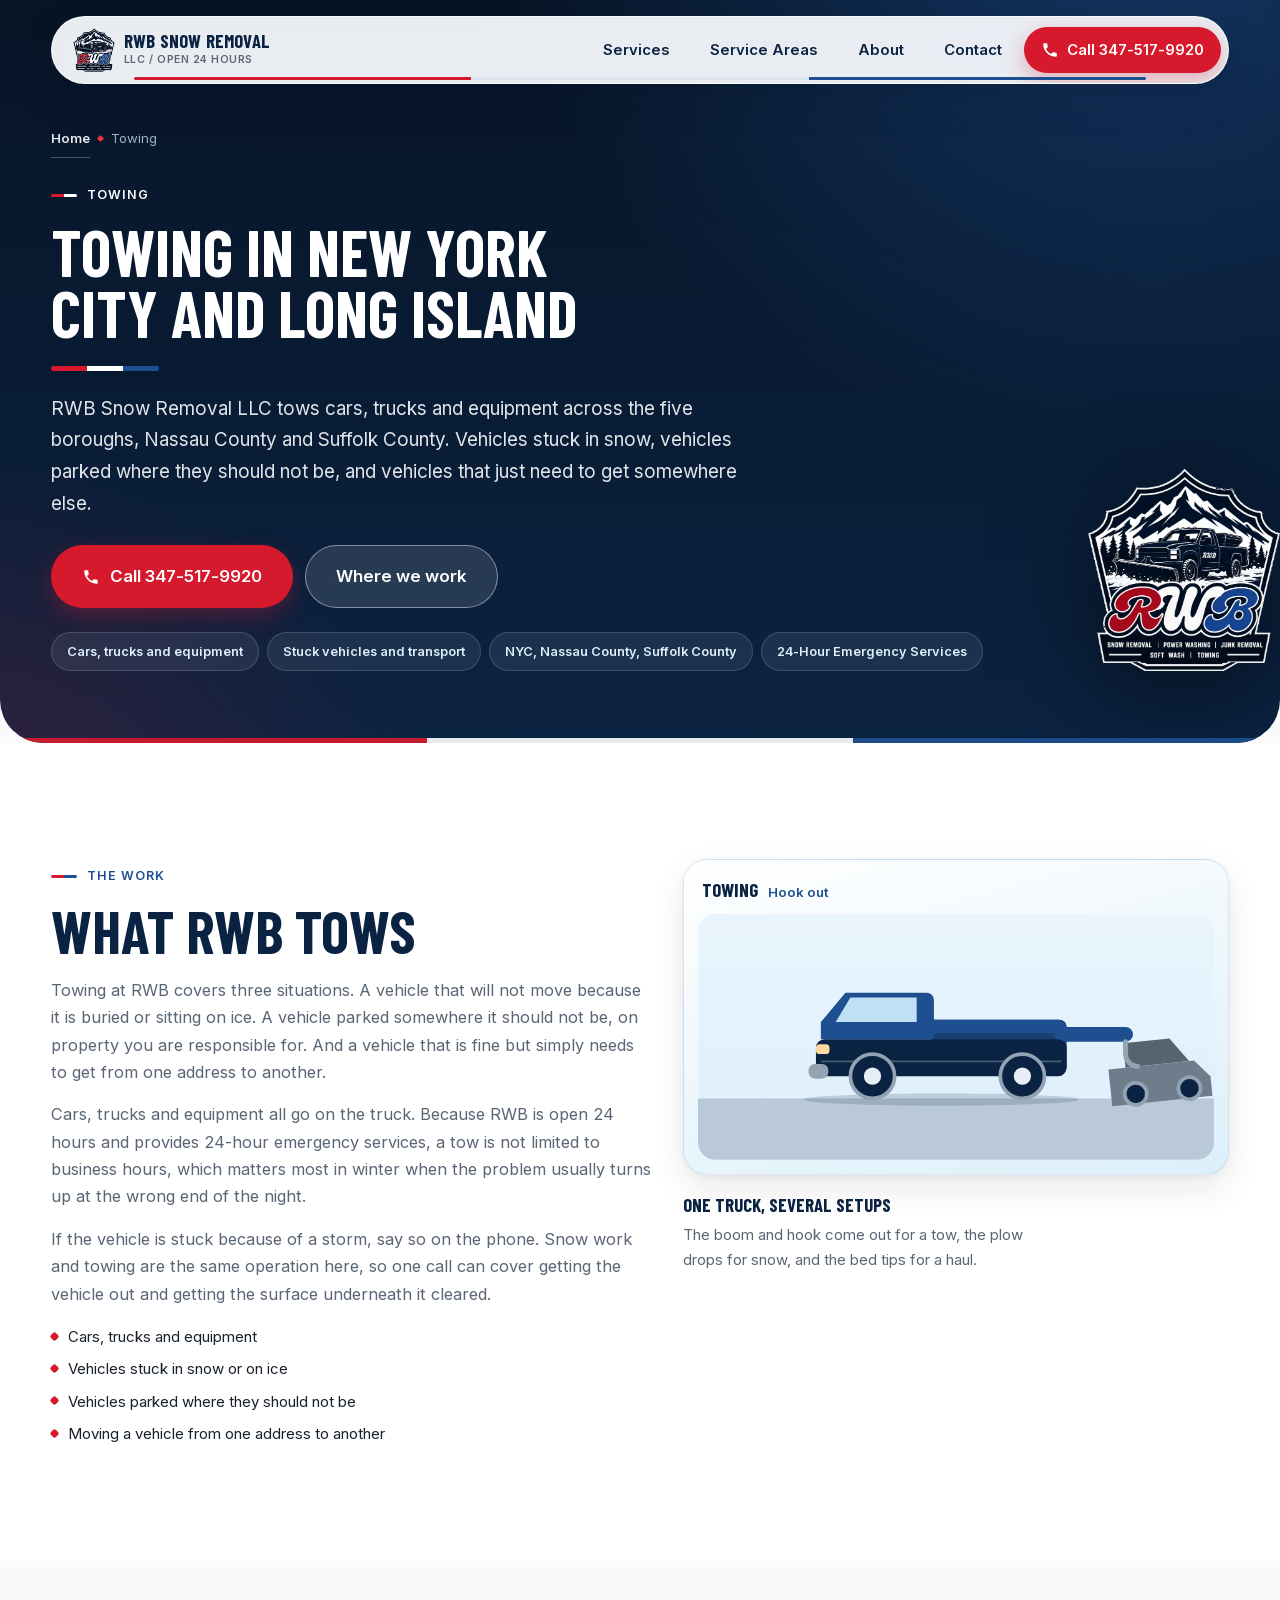
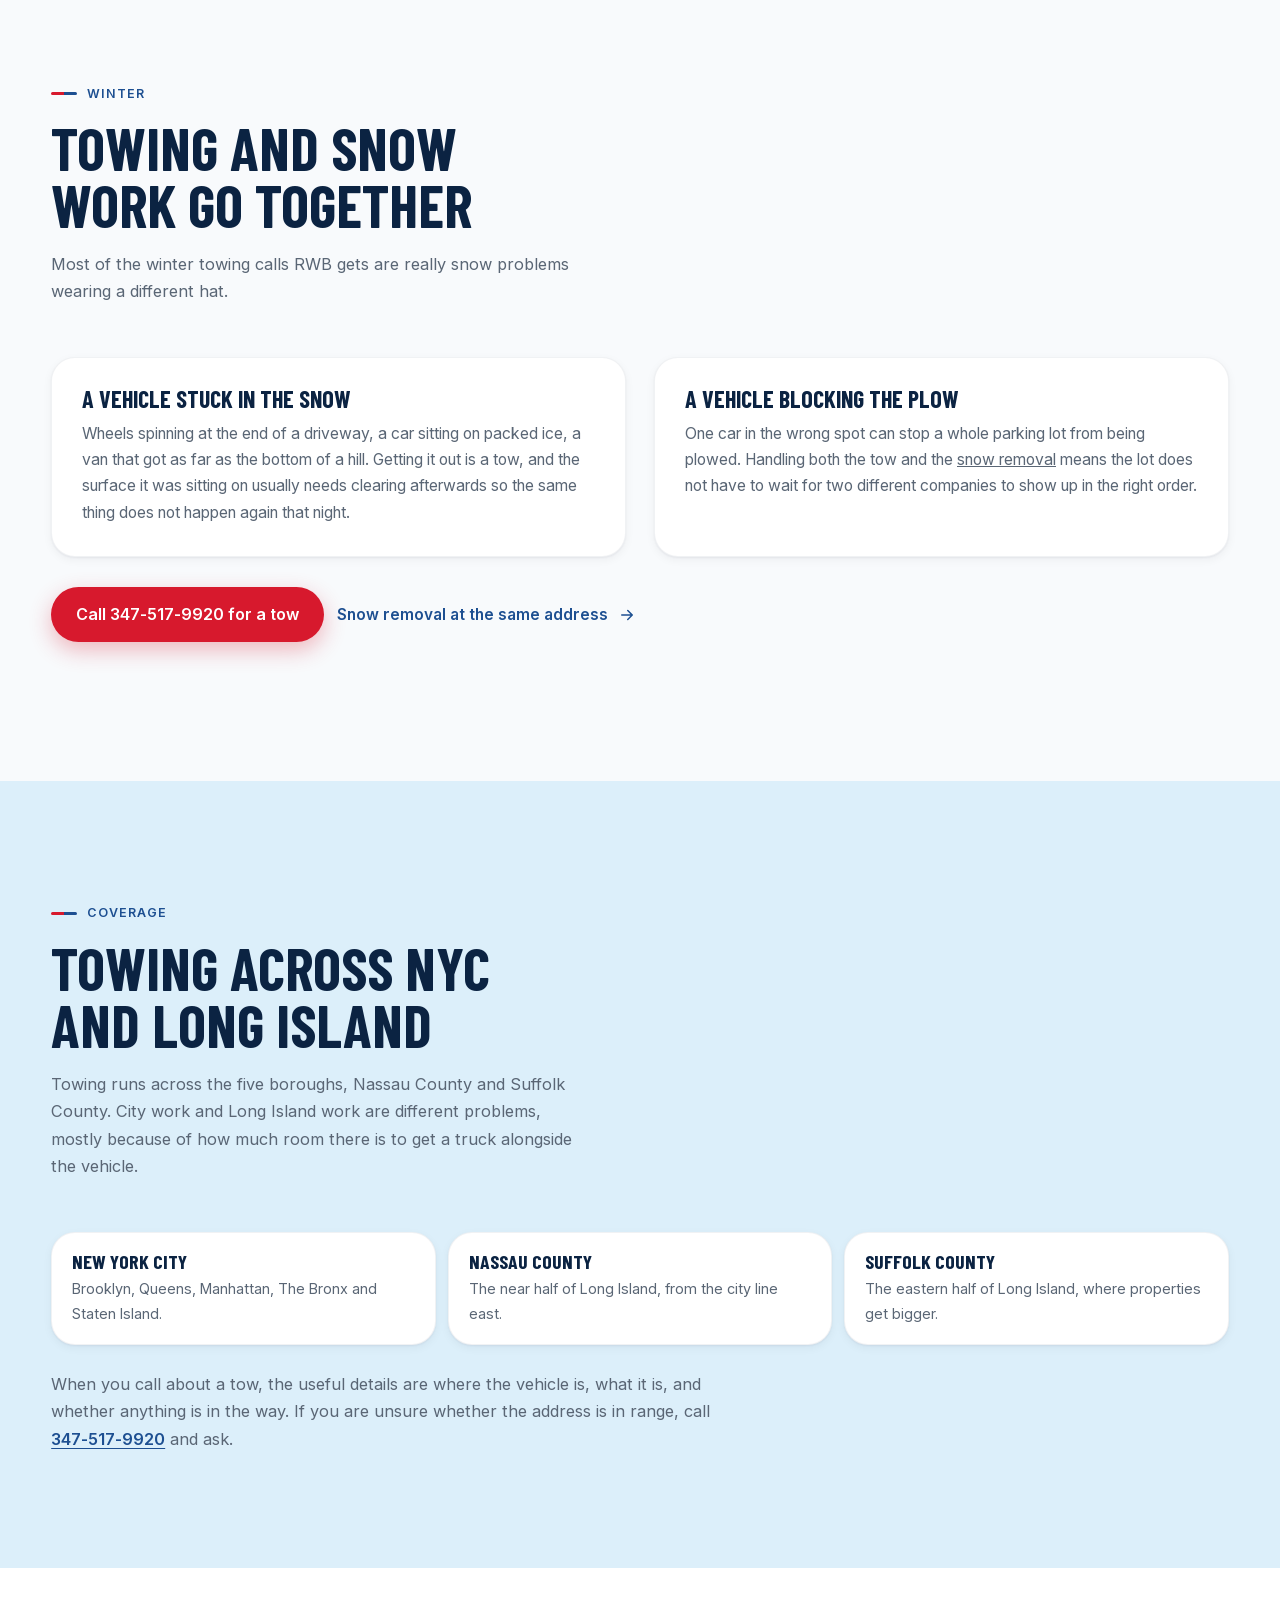
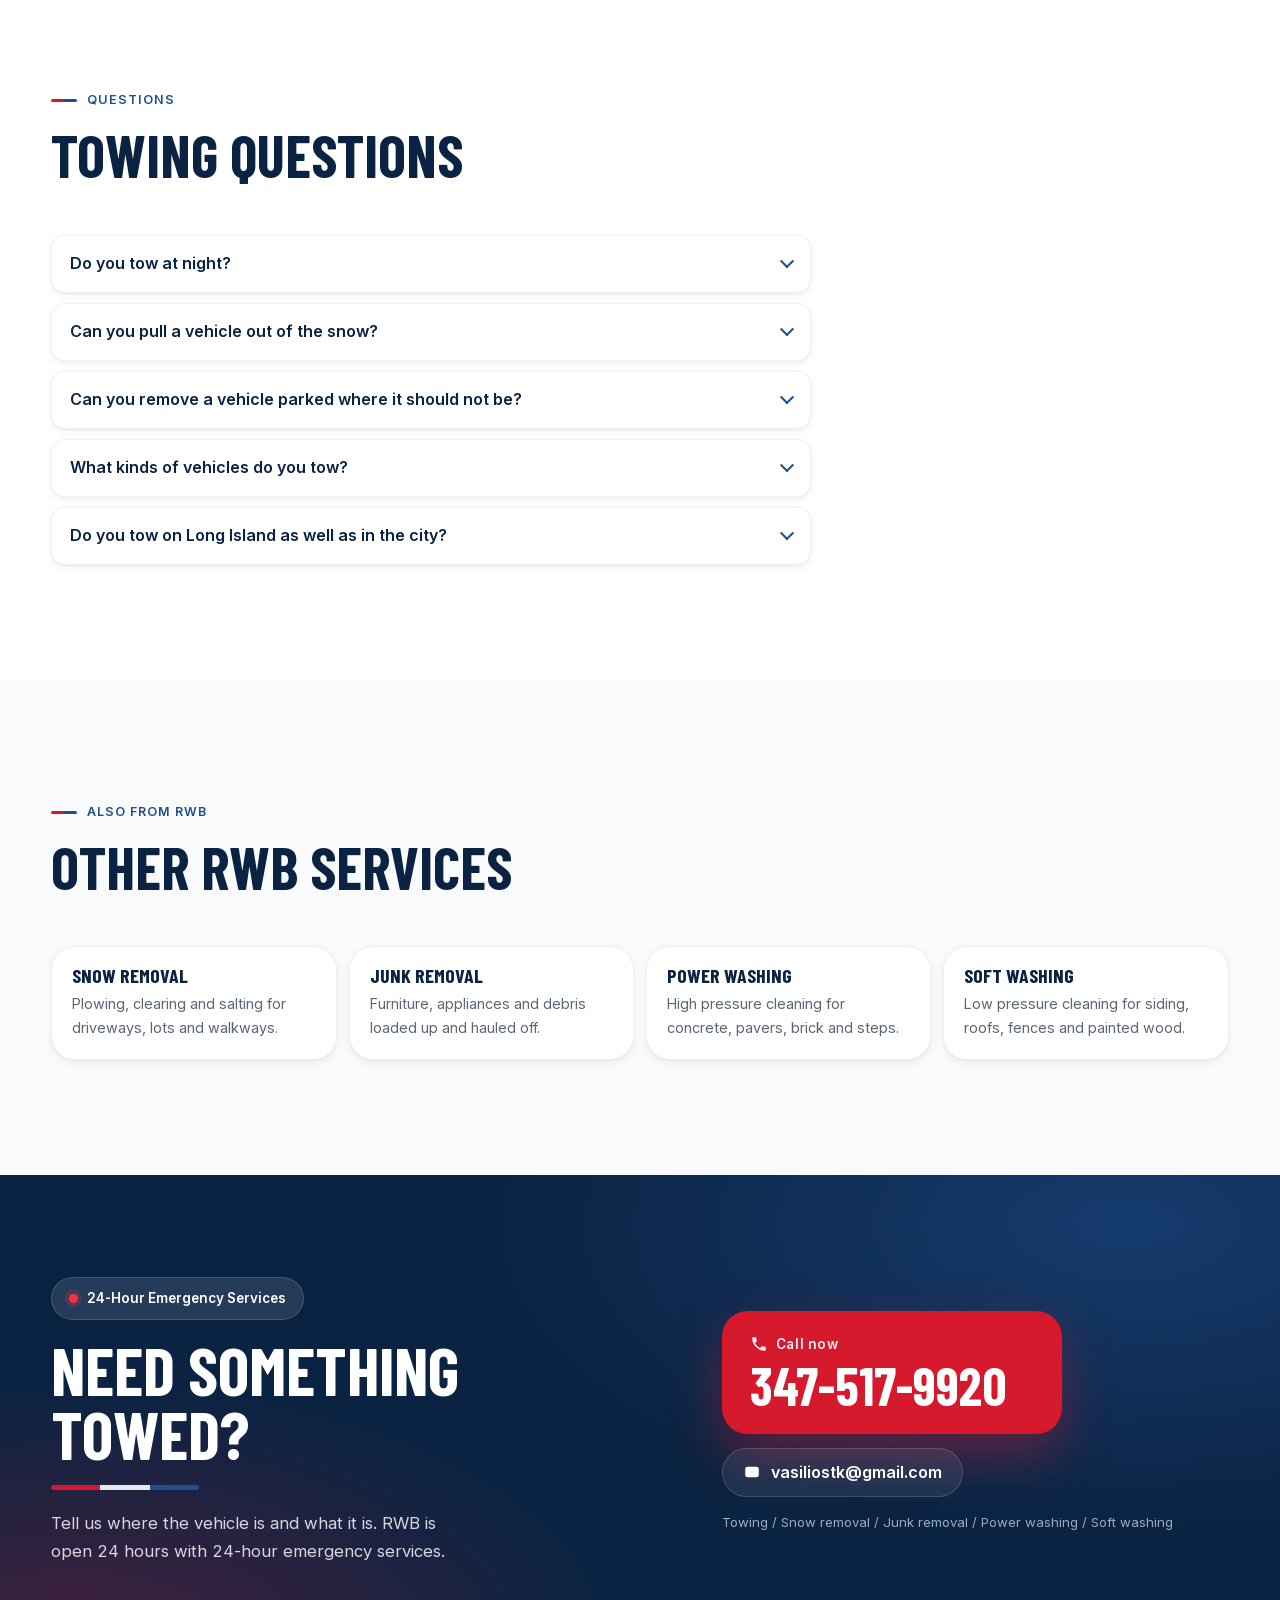
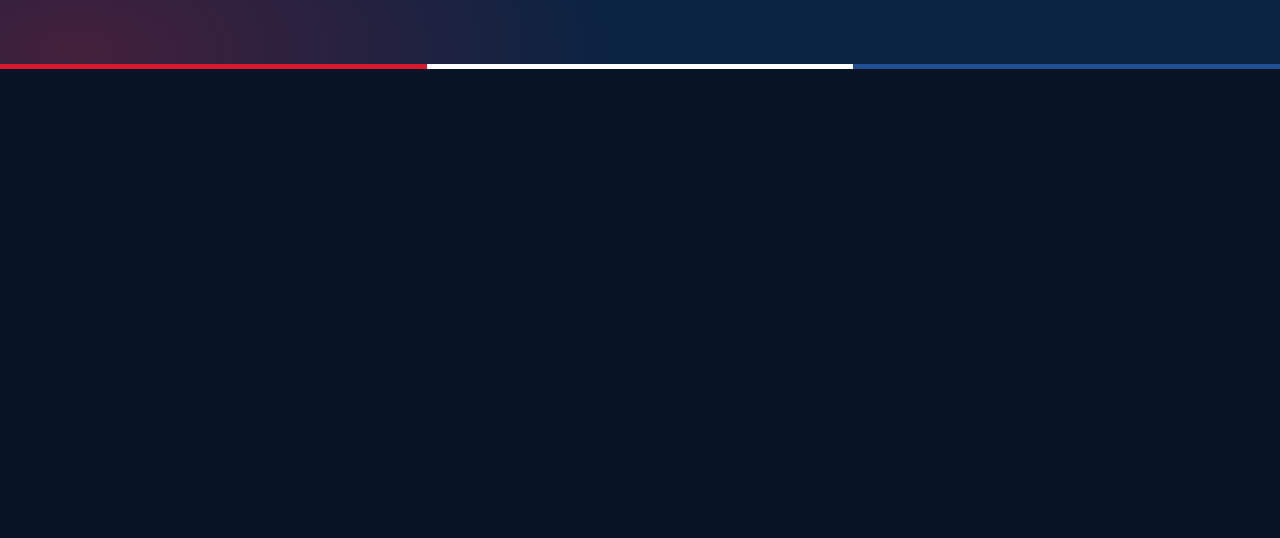
<file: towing/index.html>
<!doctype html>
<html lang="en" class="no-js">
<head>
<meta charset="utf-8">
<meta name="viewport" content="width=device-width, initial-scale=1, viewport-fit=cover">

<title>Towing in NYC &amp; Long Island | RWB Snow Removal LLC</title>
<meta name="description" content="Towing for cars, trucks and equipment across NYC, Nassau County and Suffolk County, including vehicles stuck in snow. Open 24 hours. Call RWB at 347-517-9920.">
<link rel="canonical" href="https://rwbsnowremoval.com/towing/">
<meta name="theme-color" content="#0B2342">
<meta name="format-detection" content="telephone=yes">

<meta property="og:type" content="website">
<meta property="og:site_name" content="RWB Snow Removal LLC">
<meta property="og:title" content="Towing in NYC &amp; Long Island | RWB Snow Removal LLC">
<meta property="og:description" content="Towing for cars, trucks and equipment across NYC, Nassau County and Suffolk County, including vehicles stuck in snow. Open 24 hours. Call RWB at 347-517-9920.">
<meta property="og:url" content="https://rwbsnowremoval.com/towing/">
<meta property="og:image" content="https://rwbsnowremoval.com/assets/images/og-cover.jpg">
<meta property="og:image:width" content="1200">
<meta property="og:image:height" content="630">
<meta property="og:image:alt" content="RWB Snow Removal LLC, snow removal, towing, junk removal and exterior washing across New York City and Long Island">
<meta property="og:locale" content="en_US">
<meta name="twitter:card" content="summary_large_image">
<meta name="twitter:title" content="Towing in NYC &amp; Long Island | RWB Snow Removal LLC">
<meta name="twitter:description" content="Towing for cars, trucks and equipment across NYC, Nassau County and Suffolk County, including vehicles stuck in snow. Open 24 hours. Call RWB at 347-517-9920.">
<meta name="twitter:image" content="https://rwbsnowremoval.com/assets/images/og-cover.jpg">

<link rel="icon" href="../favicon.ico" sizes="16x16 32x32 48x48">
<link rel="icon" type="image/png" href="../assets/images/favicon-32.png" sizes="32x32">
<link rel="apple-touch-icon" href="../apple-touch-icon.png">

<link rel="preload" href="../assets/fonts/barlow-condensed-700.woff2" as="font" type="font/woff2" crossorigin>
<link rel="preload" href="../assets/fonts/inter-400.woff2" as="font" type="font/woff2" crossorigin>
<link rel="stylesheet" href="../assets/css/style.css">
<script>(function(d){var e=d.documentElement;e.className=e.className.replace('no-js','js');try{if(!window.matchMedia('(prefers-reduced-motion: reduce)').matches){e.classList.add('motion');}}catch(err){}
/* Safety net. The scroll reveals start hidden, so if the one script file never
   arrives, show everything rather than leave the page looking empty. */
setTimeout(function(){if(e.className.indexOf('rwb-ready')>-1)return;var n=d.querySelectorAll('.reveal,.reveal-img,.area-map'),i=0;for(;i<n.length;i++){n[i].className+=' is-in';}},3000);})(document);</script>
</head>

<body>
<a class="skip-link" href="#main">Skip to content</a>

<header class="nav-shell" id="top" data-header>
  <div class="nav-bar">
    <a class="brand" href="../" aria-label="RWB Snow Removal LLC, home">
      <picture>
        <source srcset="../assets/images/rwb-logo-transparent.webp" type="image/webp">
        <img class="brand-mark" src="../assets/images/rwb-logo-transparent.png" alt="" width="616" height="649" decoding="async">
      </picture>
      <span class="brand-text">
        <span class="brand-name">RWB Snow Removal</span>
        <span class="brand-sub">LLC / Open 24 hours</span>
      </span>
    </a>

    <nav class="nav" aria-label="Primary">
      <ul class="nav-list">
        <li><a href="../#services">Services</a></li>
        <li><a href="../service-areas/">Service Areas</a></li>
        <li><a href="../#about">About</a></li>
        <li><a href="../contact/">Contact</a></li>
      </ul>
    </nav>

    <div class="nav-actions">
      <a class="btn btn-red btn-nav" href="tel:+13475179920">
        <svg class="ico" viewBox="0 0 24 24" aria-hidden="true" focusable="false"><path d="M6.6 10.8a15.1 15.1 0 0 0 6.6 6.6l2.2-2.2c.3-.3.7-.4 1-.2 1.2.4 2.4.6 3.6.6.6 0 1 .4 1 1V20c0 .6-.4 1-1 1A17 17 0 0 1 3 4c0-.6.4-1 1-1h3.4c.6 0 1 .4 1 1 0 1.3.2 2.5.6 3.6.1.4 0 .8-.2 1l-2.2 2.2Z"/></svg>
        <span class="nav-call-short">Call</span>
        <span class="nav-call-full">Call 347-517-9920</span>
      </a>
      <button class="nav-toggle" type="button" aria-expanded="false" aria-controls="mobile-menu" data-nav-toggle>
        <span class="nav-toggle-bars" aria-hidden="true"><i></i><i></i><i></i></span>
        <span class="nav-toggle-text">Menu</span>
      </button>
    </div>
  </div>

  <div class="mobile-menu" id="mobile-menu" data-nav-panel hidden>
    <nav aria-label="Mobile">
      <ul class="mobile-list">
        <li><a href="../">Home</a></li>
        <li><a href="../#services">Services</a></li>
        <li class="is-sub"><a href="../snow-removal/">Snow removal</a></li>
        <li class="is-sub"><a href="../towing/" aria-current="page">Towing</a></li>
        <li class="is-sub"><a href="../junk-removal/">Junk removal</a></li>
        <li class="is-sub"><a href="../power-washing/">Power washing</a></li>
        <li class="is-sub"><a href="../soft-washing/">Soft washing</a></li>
        <li><a href="../service-areas/">Service Areas</a></li>
        <li><a href="../#about">About</a></li>
        <li><a href="../contact/">Contact</a></li>
      </ul>
    </nav>
    <div class="mobile-foot">
      <a class="btn btn-red btn-block" href="tel:+13475179920">Call 347-517-9920</a>
      <a class="mobile-email" href="mailto:vasiliostk@gmail.com">vasiliostk@gmail.com</a>
      <p class="mobile-hours"><span class="dot" aria-hidden="true"></span>Open 24 hours, every day</p>
    </div>
  </div>
</header>

<main id="main">

  <section class="page-head">
    <div class="shell page-head-grid">
      <nav class="crumbs" aria-label="Breadcrumb">
        <ol>
          <li><a href="../">Home</a></li>
          <li><span aria-current="page">Towing</span></li>
        </ol>
      </nav>

      <p class="eyebrow eyebrow-light"><span class="eyebrow-tick" aria-hidden="true"></span>Towing</p>
      <h1 class="page-title">Towing in New York City and Long Island</h1>
      <span class="tri-rule tri-rule-hero" aria-hidden="true"></span>
      <p class="page-lede">RWB Snow Removal LLC tows cars, trucks and equipment across the five boroughs, Nassau County and Suffolk County. Vehicles stuck in snow, vehicles parked where they should not be, and vehicles that just need to get somewhere else.</p>

      <div class="page-actions">
        <a class="btn btn-red btn-lg" href="tel:+13475179920"><svg class="ico" viewBox="0 0 24 24" aria-hidden="true" focusable="false"><path d="M6.6 10.8a15.1 15.1 0 0 0 6.6 6.6l2.2-2.2c.3-.3.7-.4 1-.2 1.2.4 2.4.6 3.6.6.6 0 1 .4 1 1V20c0 .6-.4 1-1 1A17 17 0 0 1 3 4c0-.6.4-1 1-1h3.4c.6 0 1 .4 1 1 0 1.3.2 2.5.6 3.6.1.4 0 .8-.2 1l-2.2 2.2Z"/></svg>Call 347-517-9920</a>
        <a class="btn btn-glass btn-lg" href="../service-areas/">Where we work</a>
      </div>

      <ul class="page-facts">
        <li>Cars, trucks and equipment</li>
        <li>Stuck vehicles and transport</li>
        <li>NYC, Nassau County, Suffolk County</li>
        <li>24-Hour Emergency Services</li>
      </ul>

      <picture>
        <source srcset="../assets/images/rwb-logo-transparent.webp" type="image/webp">
        <img class="page-seal" src="../assets/images/rwb-logo-transparent.png" alt=""
             width="616" height="649" loading="lazy" decoding="async">
      </picture>
    </div>
  </section>

  <section class="section bg-white" aria-labelledby="tow-what">
    <div class="shell">
      <div class="split split-2 split-media">
        <div>
          <p class="eyebrow reveal"><span class="eyebrow-tick" aria-hidden="true"></span>The work</p>
          <h2 class="sec-title reveal" id="tow-what" style="--d:60ms">What RWB tows</h2>
          <div class="prose reveal" style="--d:120ms">
            <p>Towing at RWB covers three situations. A vehicle that will not move because it is buried or sitting on ice. A vehicle parked somewhere it should not be, on property you are responsible for. And a vehicle that is fine but simply needs to get from one address to another.</p>
            <p>Cars, trucks and equipment all go on the truck. Because RWB is open 24 hours and provides 24-hour emergency services, a tow is not limited to business hours, which matters most in winter when the problem usually turns up at the wrong end of the night.</p>
            <p>If the vehicle is stuck because of a storm, say so on the phone. Snow work and towing are the same operation here, so one call can cover getting the vehicle out and getting the surface underneath it cleared.</p>
          </div>
          <ul class="card-points">
  <li>Cars, trucks and equipment</li>
  <li>Vehicles stuck in snow or on ice</li>
  <li>Vehicles parked where they should not be</li>
  <li>Moving a vehicle from one address to another</li>
</ul>
        </div>

        <div class="reveal" style="--d:80ms">
          <div class="svc-stage">
  <div class="stage-top">
    <span class="stage-tag">Towing</span>
    <span class="stage-note">Hook out</span>
  </div>
    <svg class="machine" viewBox="0 0 420 200" preserveAspectRatio="xMidYMax meet"
                     role="img" aria-label="Illustration of the RWB service truck with its boom and hook extended, towing a second vehicle"
                     data-state="towing">
                  <defs>
                    <linearGradient id="mSky" x1="0" y1="0" x2="0" y2="1">
                      <stop offset="0" stop-color="#eaf5fd"/>
                      <stop offset="1" stop-color="#dcefFA"/>
                    </linearGradient>
                    <clipPath id="mGround"><rect x="0" y="150" width="420" height="50"/></clipPath>
                  </defs>
    
                  <rect class="m-sky" x="0" y="0" width="420" height="200" fill="url(#mSky)"/>
    
                  <g clip-path="url(#mGround)">
                    <rect class="m-ground" x="0" y="150" width="420" height="50"/>
                    <g class="m-snowlayer">
                      <rect x="0" y="150" width="420" height="50"/>
                      <path class="m-snowlip" d="M0 152c40 4 66-6 108-4s64 8 110 4 88-7 124-4 78 4 78 4v-6H0z"/>
                    </g>
                    <path class="m-plowed" d="M112 150H420v50H86z"/>
                    <rect class="m-grime" x="0" y="150" width="420" height="50"/>
                    <rect class="m-clean" x="0" y="150" width="286" height="50"/>
                  </g>
    
                  <g class="m-facade">
                    <rect class="m-facade-wall" x="0" y="42" width="64" height="108" rx="6"/>
                    <rect class="m-facade-clean" x="0" y="42" width="42" height="108" rx="6"/>
                    <path class="m-facade-lap" d="M0 60h64M0 78h64M0 96h64M0 114h64M0 132h64"/>
                    <rect class="m-facade-win" x="10" y="64" width="18" height="24" rx="3"/>
                    <rect class="m-facade-win" x="38" y="64" width="18" height="24" rx="3"/>
                    <rect class="m-facade-win" x="10" y="104" width="18" height="24" rx="3"/>
                    <rect class="m-facade-win" x="38" y="104" width="18" height="24" rx="3"/>
                  </g>
    
                  <g class="m-towed">
                    <path class="m-towed-cab" d="M350 100h38l14 20h-52z"/>
                    <path class="m-towed-body" d="M336 120h70l12 14v16h-82z" />
                    <circle class="m-wheel-t" cx="356" cy="142" r="9"/>
                    <circle class="m-wheel-t" cx="400" cy="142" r="9"/>
                  </g>
    
                  <path class="m-pile" d="M0 150c0-17 9-28 23-31 11-2 18 6 22 15 2 6 5 11 9 16z"/>
                  <ellipse class="m-shadow" cx="198" cy="151" rx="112" ry="5"/>
    
                  <g class="m-truck">
                    <g class="m-bed">
                      <path class="m-bed-box" d="M190 86h104a6 6 0 0 1 6 6v34H190z"/>
                      <path class="m-bed-rail" d="M190 86h104a6 6 0 0 1 6 6v5H190z"/>
                      <g class="m-debris">
                        <rect x="202" y="100" width="24" height="16" rx="3"/>
                        <rect x="232" y="96" width="18" height="20" rx="3"/>
                        <rect x="256" y="102" width="24" height="14" rx="3"/>
                      </g>
                      <text class="m-plate" x="245" y="120" text-anchor="middle">RWB</text>
                    </g>
    
                    <g class="m-boom">
                      <rect class="m-boom-arm" x="290" y="92" width="64" height="12" rx="6"/>
                      <path class="m-boom-hook" d="M348 104v10a10 10 0 0 0 10 10"/>
                    </g>
    
                    <path class="m-cab" d="M100 102V88l20-24h66a6 6 0 0 1 6 6v32z"/>
                    <path class="m-glass" d="M124 68h54v20h-66z"/>
                    <rect class="m-body" x="96" y="102" width="204" height="30" rx="7"/>
                    <path class="m-trim" d="M100 120h196"/>
                    <rect class="m-bumper" x="90" y="122" width="16" height="12" rx="5"/>
                    <rect class="m-light" x="96" y="106" width="11" height="8" rx="3"/>
    
                    <g class="m-wand">
                      <rect class="m-wand-arm" x="52" y="105" width="46" height="7" rx="3.5"/>
                      <rect class="m-wand-tip" x="42" y="102" width="13" height="12" rx="4"/>
                      <g class="m-spray">
                        <path class="m-spray-fan" d="M46 108-8 132l22 28 40-46z"/>
                        <circle class="m-drop" cx="32" cy="122" r="2.6"/>
                        <circle class="m-drop" cx="18" cy="136" r="2"/>
                        <circle class="m-drop" cx="8" cy="146" r="3"/>
                      </g>
                    </g>
    
                    <g class="m-wheels">
                      <circle class="m-tyre" cx="142" cy="132" r="18"/>
                      <circle class="m-hub" cx="142" cy="132" r="7"/>
                      <circle class="m-tyre" cx="264" cy="132" r="18"/>
                      <circle class="m-hub" cx="264" cy="132" r="7"/>
                    </g>
    
                    <g class="m-plow">
                      <rect class="m-plow-arm" x="78" y="110" width="24" height="10" rx="5"/>
                      <path class="m-plow-blade" d="M92 88C70 88 52 96 44 112L34 150h42c2-22 8-38 16-46z"/>
                      <rect class="m-plow-edge" x="28" y="143" width="52" height="9" rx="4.5"/>
                    </g>
                  </g>
                </svg>
</div>
          <p class="reel-cap" style="margin-top:14px"><strong>One truck, several setups</strong>The boom and hook come out for a tow, the plow drops for snow, and the bed tips for a haul.</p>
        </div>
      </div>
    </div>
  </section>

  <section class="section" aria-labelledby="tow-winter">
    <div class="shell">
      <div class="sec-head">
        <p class="eyebrow reveal"><span class="eyebrow-tick" aria-hidden="true"></span>Winter</p>
        <h2 class="sec-title reveal" id="tow-winter" style="--d:60ms">Towing and snow work go together</h2>
        <p class="lede reveal" style="--d:120ms">Most of the winter towing calls RWB gets are really snow problems wearing a different hat.</p>
      </div>
      <div class="split split-2">
        <div class="panel reveal">
          <h3 class="panel-h">A vehicle stuck in the snow</h3>
          <p>Wheels spinning at the end of a driveway, a car sitting on packed ice, a van that got as far as the bottom of a hill. Getting it out is a tow, and the surface it was sitting on usually needs clearing afterwards so the same thing does not happen again that night.</p>
        </div>
        <div class="panel reveal" style="--d:70ms">
          <h3 class="panel-h">A vehicle blocking the plow</h3>
          <p>One car in the wrong spot can stop a whole parking lot from being plowed. Handling both the tow and the <a href="../snow-removal/">snow removal</a> means the lot does not have to wait for two different companies to show up in the right order.</p>
        </div>
      </div>
      <div class="page-actions" style="margin-top:30px"><a class="btn btn-red" href="tel:+13475179920">Call 347-517-9920 for a tow</a><a class="btn btn-quiet" href="../snow-removal/">Snow removal at the same address <span class="btn-arrow" aria-hidden="true"><svg viewBox="0 0 24 24" focusable="false"><path d="M5 12h13M13 6l6 6-6 6"/></svg></span></a></div>
    </div>
  </section>

  <section class="section bg-ice" aria-labelledby="tow-where">
    <div class="shell">
      <div class="sec-head">
        <p class="eyebrow reveal"><span class="eyebrow-tick" aria-hidden="true"></span>Coverage</p>
        <h2 class="sec-title reveal" id="tow-where" style="--d:60ms">Towing across NYC and Long Island</h2>
        <p class="lede reveal" style="--d:120ms">Towing runs across the five boroughs, Nassau County and Suffolk County. City work and Long Island work are different problems, mostly because of how much room there is to get a truck alongside the vehicle.</p>
      </div>
      <div class="xlinks xlinks-3">
  <a class="xlink reveal" href="../service-areas/new-york-city/"><strong>New York City</strong><span>Brooklyn, Queens, Manhattan, The Bronx and Staten Island.</span></a>
  <a class="xlink reveal" href="../service-areas/nassau-county/"><strong>Nassau County</strong><span>The near half of Long Island, from the city line east.</span></a>
  <a class="xlink reveal" href="../service-areas/suffolk-county/"><strong>Suffolk County</strong><span>The eastern half of Long Island, where properties get bigger.</span></a>
</div>
      <div class="prose reveal" style="margin-top:26px">
        <p>When you call about a tow, the useful details are where the vehicle is, what it is, and whether anything is in the way. If you are unsure whether the address is in range, call <a href="tel:+13475179920">347-517-9920</a> and ask.</p>
      </div>
    </div>
  </section>

  <section class="section bg-white" aria-labelledby="tow-faq">
    <div class="shell">
      <div class="sec-head">
        <p class="eyebrow reveal"><span class="eyebrow-tick" aria-hidden="true"></span>Questions</p>
        <h2 class="sec-title reveal" id="tow-faq" style="--d:60ms">Towing questions</h2>
      </div>
      <div class="faq">
  <details>
    <summary>Do you tow at night?</summary>
    <div class="faq-body">
      <p>RWB is open 24 hours and provides 24-hour emergency services, so towing is not restricted to business hours.</p>
    </div>
  </details>
  <details>
    <summary>Can you pull a vehicle out of the snow?</summary>
    <div class="faq-body">
      <p>Yes. Vehicles stuck in snow or sitting on ice are a normal winter call. Since RWB also handles snow removal, the surface underneath can be cleared at the same visit.</p>
    </div>
  </details>
  <details>
    <summary>Can you remove a vehicle parked where it should not be?</summary>
    <div class="faq-body">
      <p>Yes, on property you are responsible for. Blocked driveways, blocked loading areas and cars left in a private lot are the usual reasons people call.</p>
    </div>
  </details>
  <details>
    <summary>What kinds of vehicles do you tow?</summary>
    <div class="faq-body">
      <p>Cars, trucks and equipment. When you call, describing the vehicle and where it is sitting is the fastest way to get the right setup sent out.</p>
    </div>
  </details>
  <details>
    <summary>Do you tow on Long Island as well as in the city?</summary>
    <div class="faq-body">
      <p>Yes. Towing covers all five New York City boroughs plus Nassau County and Suffolk County, the same as every other RWB service.</p>
    </div>
  </details>
</div>
    </div>
  </section>

  <section class="section" aria-labelledby="tow-related">
    <div class="shell">
      <div class="sec-head">
        <p class="eyebrow reveal"><span class="eyebrow-tick" aria-hidden="true"></span>Also from RWB</p>
        <h2 class="sec-title reveal" id="tow-related" style="--d:60ms">Other RWB services</h2>
      </div>
      <div class="xlinks xlinks-4">
  <a class="xlink reveal" href="../snow-removal/"><strong>Snow removal</strong><span>Plowing, clearing and salting for driveways, lots and walkways.</span></a>
  <a class="xlink reveal" href="../junk-removal/"><strong>Junk removal</strong><span>Furniture, appliances and debris loaded up and hauled off.</span></a>
  <a class="xlink reveal" href="../power-washing/"><strong>Power washing</strong><span>High pressure cleaning for concrete, pavers, brick and steps.</span></a>
  <a class="xlink reveal" href="../soft-washing/"><strong>Soft washing</strong><span>Low pressure cleaning for siding, roofs, fences and painted wood.</span></a>
</div>
    </div>
  </section>

  <section class="final" id="contact-cta" aria-labelledby="final-h">
    <div class="shell final-grid">
      <div class="final-copy">
        <span class="status-badge status-badge-dark">
          <span class="status-dot"></span>
          24-Hour Emergency Services
        </span>
        <h2 class="final-title reveal" style="--d:40ms" id="final-h">Need something towed?</h2>
        <span class="tri-rule tri-rule-wide reveal" style="--d:80ms" aria-hidden="true"></span>
        <p class="final-sub reveal" style="--d:120ms">Tell us where the vehicle is and what it is. RWB is open 24 hours with 24-hour emergency services.</p>
      </div>

      <div class="final-actions reveal" style="--d:160ms">
        <a class="final-phone" href="tel:+13475179920">
          <span class="final-phone-label">
            <svg class="ico" viewBox="0 0 24 24" aria-hidden="true" focusable="false"><path d="M6.6 10.8a15.1 15.1 0 0 0 6.6 6.6l2.2-2.2c.3-.3.7-.4 1-.2 1.2.4 2.4.6 3.6.6.6 0 1 .4 1 1V20c0 .6-.4 1-1 1A17 17 0 0 1 3 4c0-.6.4-1 1-1h3.4c.6 0 1 .4 1 1 0 1.3.2 2.5.6 3.6.1.4 0 .8-.2 1l-2.2 2.2Z"/></svg>
            Call now
          </span>
          <span class="final-phone-number">347-517-9920</span>
        </a>
        <a class="final-email" href="mailto:vasiliostk@gmail.com">
          <svg class="ico" viewBox="0 0 24 24" aria-hidden="true" focusable="false"><rect x="3" y="5" width="18" height="14" rx="3"/><path d="m3.8 7 8.2 6 8.2-6"/></svg>
          vasiliostk@gmail.com
        </a>
        <p class="final-note">Towing / Snow removal / Junk removal / Power washing / Soft washing</p>
      </div>
    </div>
  </section>

</main>

<footer class="site-footer">
  <div class="shell footer-grid">
    <div class="footer-brand">
      <picture>
        <source srcset="../assets/images/rwb-logo-transparent.webp" type="image/webp">
        <img class="footer-logo" src="../assets/images/rwb-logo-transparent.png" width="616" height="649"
             alt="RWB Snow Removal LLC logo" loading="lazy" decoding="async">
      </picture>
      <h2 class="footer-h">RWB Snow Removal LLC</h2>
      <p class="footer-tag">Snow removal, towing, junk removal, power washing and soft washing across New York City and Long Island. Open 24 hours, with 24-hour emergency services.</p>
      <span class="tri-rule tri-rule-wide" aria-hidden="true"></span>
    </div>

    <nav class="footer-col" aria-label="Services">
      <h2 class="footer-h">Services</h2>
      <ul>
        <li><a href="../snow-removal/">Snow removal</a></li>
        <li><a href="../towing/">Towing</a></li>
        <li><a href="../junk-removal/">Junk removal</a></li>
        <li><a href="../power-washing/">Power washing</a></li>
        <li><a href="../soft-washing/">Soft washing</a></li>
      </ul>
    </nav>

    <nav class="footer-col" aria-label="Service areas">
      <h2 class="footer-h">Service area</h2>
      <ul>
        <li><a href="../service-areas/new-york-city/">New York City</a></li>
        <li><a href="../service-areas/nassau-county/">Nassau County</a></li>
        <li><a href="../service-areas/suffolk-county/">Suffolk County</a></li>
        <li><a href="../service-areas/">All service areas</a></li>
      </ul>
      <p class="footer-note">Brooklyn, Queens, Manhattan, The Bronx, Staten Island, Nassau County and Suffolk County.</p>
    </nav>

    <div class="footer-col">
      <h2 class="footer-h">Contact</h2>
      <ul>
        <li><a class="footer-phone" href="tel:+13475179920">347-517-9920</a></li>
        <li><a href="mailto:vasiliostk@gmail.com">vasiliostk@gmail.com</a></li>
        <li class="footer-plain">Open 24 hours, every day</li>
        <li class="footer-plain">24-Hour Emergency Services</li>
        <li><a href="../contact/">Contact RWB</a></li>
      </ul>
    </div>
  </div>

  <div class="shell footer-bottom">
    <p>&copy; <span data-year>2026</span> RWB Snow Removal LLC. All rights reserved.</p>
    <p class="footer-credit">Website by Bellmore Web Design</p>
  </div>
</footer>

<div class="callbar" data-callbar>
  <a class="callbar-link" href="tel:+13475179920">
    <svg class="ico" viewBox="0 0 24 24" aria-hidden="true" focusable="false"><path d="M6.6 10.8a15.1 15.1 0 0 0 6.6 6.6l2.2-2.2c.3-.3.7-.4 1-.2 1.2.4 2.4.6 3.6.6.6 0 1 .4 1 1V20c0 .6-.4 1-1 1A17 17 0 0 1 3 4c0-.6.4-1 1-1h3.4c.6 0 1 .4 1 1 0 1.3.2 2.5.6 3.6.1.4 0 .8-.2 1l-2.2 2.2Z"/></svg>
    <span class="callbar-text"><strong>Call 347-517-9920</strong><small>Open 24 hours</small></span>
  </a>
</div>

<script type="application/ld+json">
{
  "@context": "https://schema.org",
  "@graph": [
{
      "@type": "LocalBusiness",
      "@id": "https://rwbsnowremoval.com/#business",
      "name": "RWB Snow Removal LLC",
      "legalName": "RWB Snow Removal LLC",
      "alternateName": "RWB Snow Removal",
      "url": "https://rwbsnowremoval.com/",
      "image": "https://rwbsnowremoval.com/assets/images/og-cover.jpg",
      "logo": {
        "@type": "ImageObject",
        "url": "https://rwbsnowremoval.com/assets/images/rwb-logo.webp",
        "width": 618,
        "height": 653
      },
      "telephone": "+1-347-517-9920",
      "email": "vasiliostk@gmail.com",
      "description": "RWB Snow Removal LLC provides snow removal, towing, junk removal, power washing and soft washing for residential and commercial property across all five New York City boroughs, Nassau County and Suffolk County. Open 24 hours, with 24-hour emergency services.",
      "address": {"@type": "PostalAddress", "addressRegion": "NY", "addressCountry": "US"},
      "openingHoursSpecification": [{
        "@type": "OpeningHoursSpecification",
        "dayOfWeek": ["Monday","Tuesday","Wednesday","Thursday","Friday","Saturday","Sunday"],
        "opens": "00:00",
        "closes": "23:59"
      }],
      "areaServed": [
      {"@type": "City", "name": "New York City", "containedInPlace": {"@type": "State", "name": "New York"}},
      {"@type": "AdministrativeArea", "name": "Brooklyn, New York"},
      {"@type": "AdministrativeArea", "name": "Queens, New York"},
      {"@type": "AdministrativeArea", "name": "Manhattan, New York"},
      {"@type": "AdministrativeArea", "name": "The Bronx, New York"},
      {"@type": "AdministrativeArea", "name": "Staten Island, New York"},
      {"@type": "AdministrativeArea", "name": "Nassau County, New York"},
      {"@type": "AdministrativeArea", "name": "Suffolk County, New York"},
      {"@type": "AdministrativeArea", "name": "Long Island, New York"}
      ],
      "knowsAbout": ["Snow removal","Snow plowing","Towing","Junk removal","Power washing","Soft washing"],
      "hasOfferCatalog": {
        "@type": "OfferCatalog",
        "name": "RWB Snow Removal LLC services",
        "itemListElement": [
        {"@type": "Offer", "itemOffered": {"@type": "Service", "name": "Snow removal", "serviceType": "Snow removal", "url": "https://rwbsnowremoval.com/snow-removal/", "provider": {"@id": "https://rwbsnowremoval.com/#business"}}},
        {"@type": "Offer", "itemOffered": {"@type": "Service", "name": "Towing", "serviceType": "Towing", "url": "https://rwbsnowremoval.com/towing/", "provider": {"@id": "https://rwbsnowremoval.com/#business"}}},
        {"@type": "Offer", "itemOffered": {"@type": "Service", "name": "Junk removal", "serviceType": "Junk removal", "url": "https://rwbsnowremoval.com/junk-removal/", "provider": {"@id": "https://rwbsnowremoval.com/#business"}}},
        {"@type": "Offer", "itemOffered": {"@type": "Service", "name": "Power washing", "serviceType": "Power washing", "url": "https://rwbsnowremoval.com/power-washing/", "provider": {"@id": "https://rwbsnowremoval.com/#business"}}},
        {"@type": "Offer", "itemOffered": {"@type": "Service", "name": "Soft washing", "serviceType": "Soft washing", "url": "https://rwbsnowremoval.com/soft-washing/", "provider": {"@id": "https://rwbsnowremoval.com/#business"}}}
        ]
      }
    },
    {
      "@type": "WebSite",
      "@id": "https://rwbsnowremoval.com/#website",
      "url": "https://rwbsnowremoval.com/",
      "name": "RWB Snow Removal LLC",
      "description": "RWB Snow Removal LLC provides snow removal, towing, junk removal, power washing and soft washing for residential and commercial property across all five New York City boroughs, Nassau County and Suffolk County. Open 24 hours, with 24-hour emergency services.",
      "publisher": {"@id": "https://rwbsnowremoval.com/#business"},
      "inLanguage": "en-US"
    },
    {
      "@type": "WebPage",
      "@id": "https://rwbsnowremoval.com/towing/#webpage",
      "url": "https://rwbsnowremoval.com/towing/",
      "name": "Towing in NYC & Long Island | RWB Snow Removal LLC",
      "description": "Towing for cars, trucks and equipment across NYC, Nassau County and Suffolk County, including vehicles stuck in snow. Open 24 hours. Call RWB at 347-517-9920.",
      "isPartOf": {"@id": "https://rwbsnowremoval.com/#website"},
      "about": {"@id": "https://rwbsnowremoval.com/#business"},
      "primaryImageOfPage": {"@type": "ImageObject", "url": "https://rwbsnowremoval.com/assets/images/og-cover.jpg"},
      "inLanguage": "en-US",
      "breadcrumb": {"@id": "https://rwbsnowremoval.com/towing/#breadcrumb"}
    },
    {
      "@type": "BreadcrumbList",
      "@id": "https://rwbsnowremoval.com/towing/#breadcrumb",
      "itemListElement": [
        {"@type": "ListItem", "position": 1, "name": "Home", "item": "https://rwbsnowremoval.com/"},
        {"@type": "ListItem", "position": 2, "name": "Towing", "item": "https://rwbsnowremoval.com/towing/"}
      ]
    },
    {
      "@type": "Service",
      "@id": "https://rwbsnowremoval.com/towing/#service",
      "name": "Towing service",
      "serviceType": "Towing",
      "description": "Towing for cars, trucks and equipment across New York City, Nassau County and Suffolk County, including vehicles stuck in snow or ice and vehicles that need to be moved off private property.",
      "url": "https://rwbsnowremoval.com/towing/",
      "provider": {"@id": "https://rwbsnowremoval.com/#business"},
      "areaServed": [
      {"@type": "City", "name": "New York City", "containedInPlace": {"@type": "State", "name": "New York"}},
      {"@type": "AdministrativeArea", "name": "Brooklyn, New York"},
      {"@type": "AdministrativeArea", "name": "Queens, New York"},
      {"@type": "AdministrativeArea", "name": "Manhattan, New York"},
      {"@type": "AdministrativeArea", "name": "The Bronx, New York"},
      {"@type": "AdministrativeArea", "name": "Staten Island, New York"},
      {"@type": "AdministrativeArea", "name": "Nassau County, New York"},
      {"@type": "AdministrativeArea", "name": "Suffolk County, New York"},
      {"@type": "AdministrativeArea", "name": "Long Island, New York"}
      ],
      "hasOfferCatalog": {
        "@type": "OfferCatalog",
        "name": "Towing service",
        "itemListElement": [
          {"@type": "Offer", "itemOffered": {"@type": "Service", "name": "Vehicle towing"}},
          {"@type": "Offer", "itemOffered": {"@type": "Service", "name": "Winter recovery towing"}},
          {"@type": "Offer", "itemOffered": {"@type": "Service", "name": "Private property vehicle removal"}},
          {"@type": "Offer", "itemOffered": {"@type": "Service", "name": "Equipment towing"}},
          {"@type": "Offer", "itemOffered": {"@type": "Service", "name": "Vehicle transport"}}
        ]
      }
    }
  ]
}
</script>

<script src="../assets/js/main.js" defer></script>
</body>
</html>
</file>
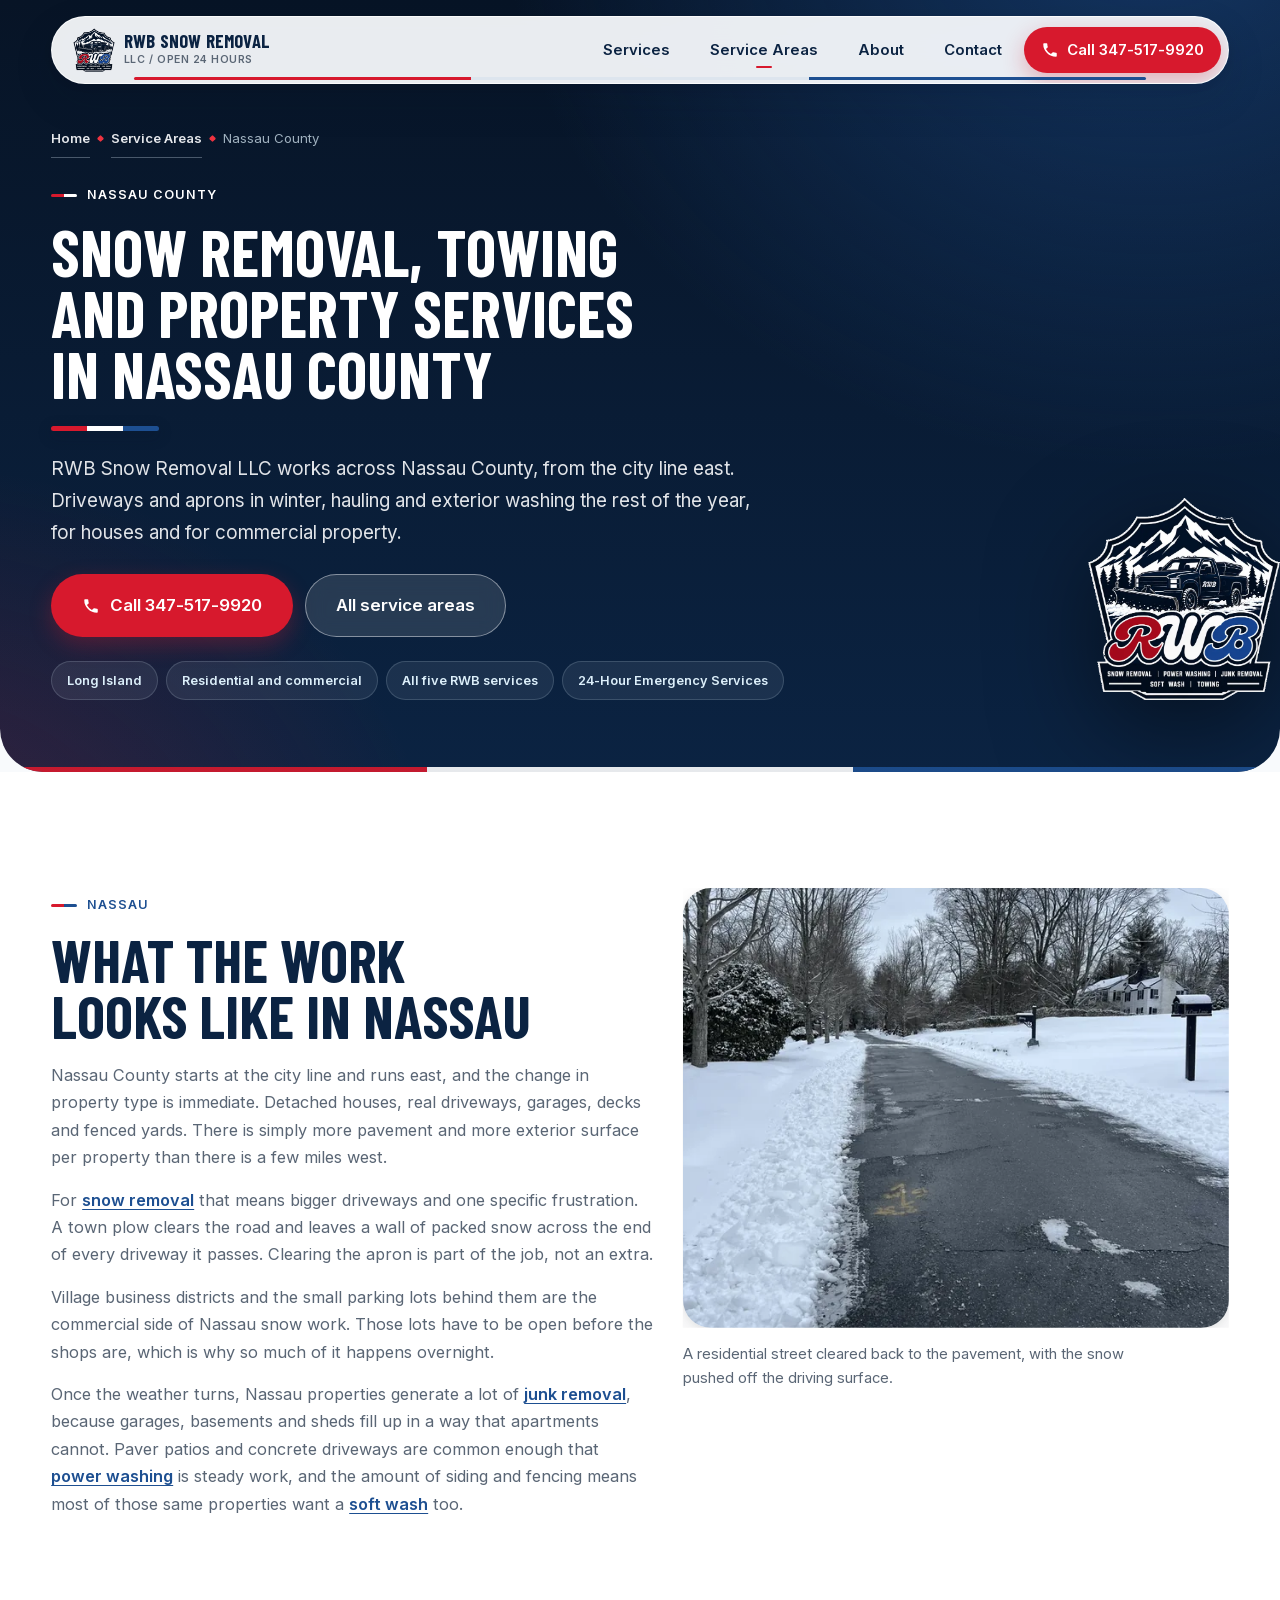
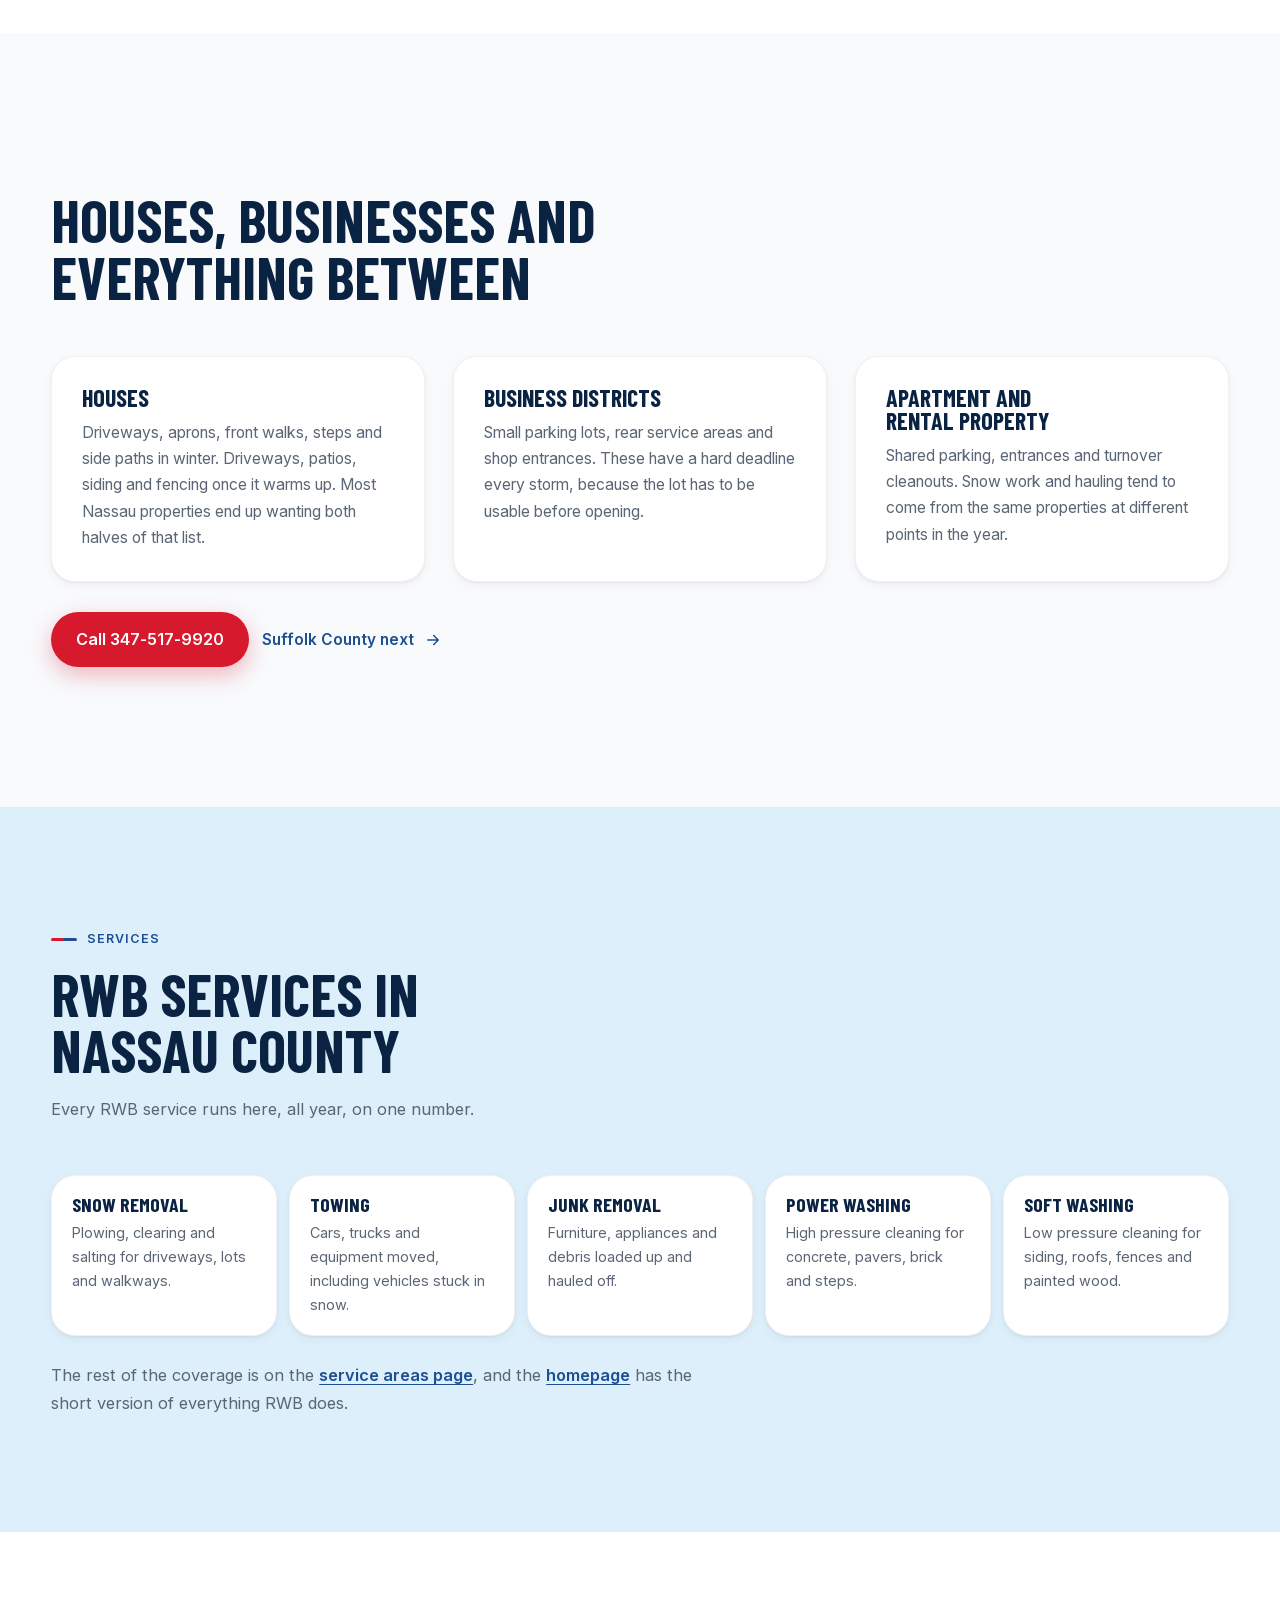
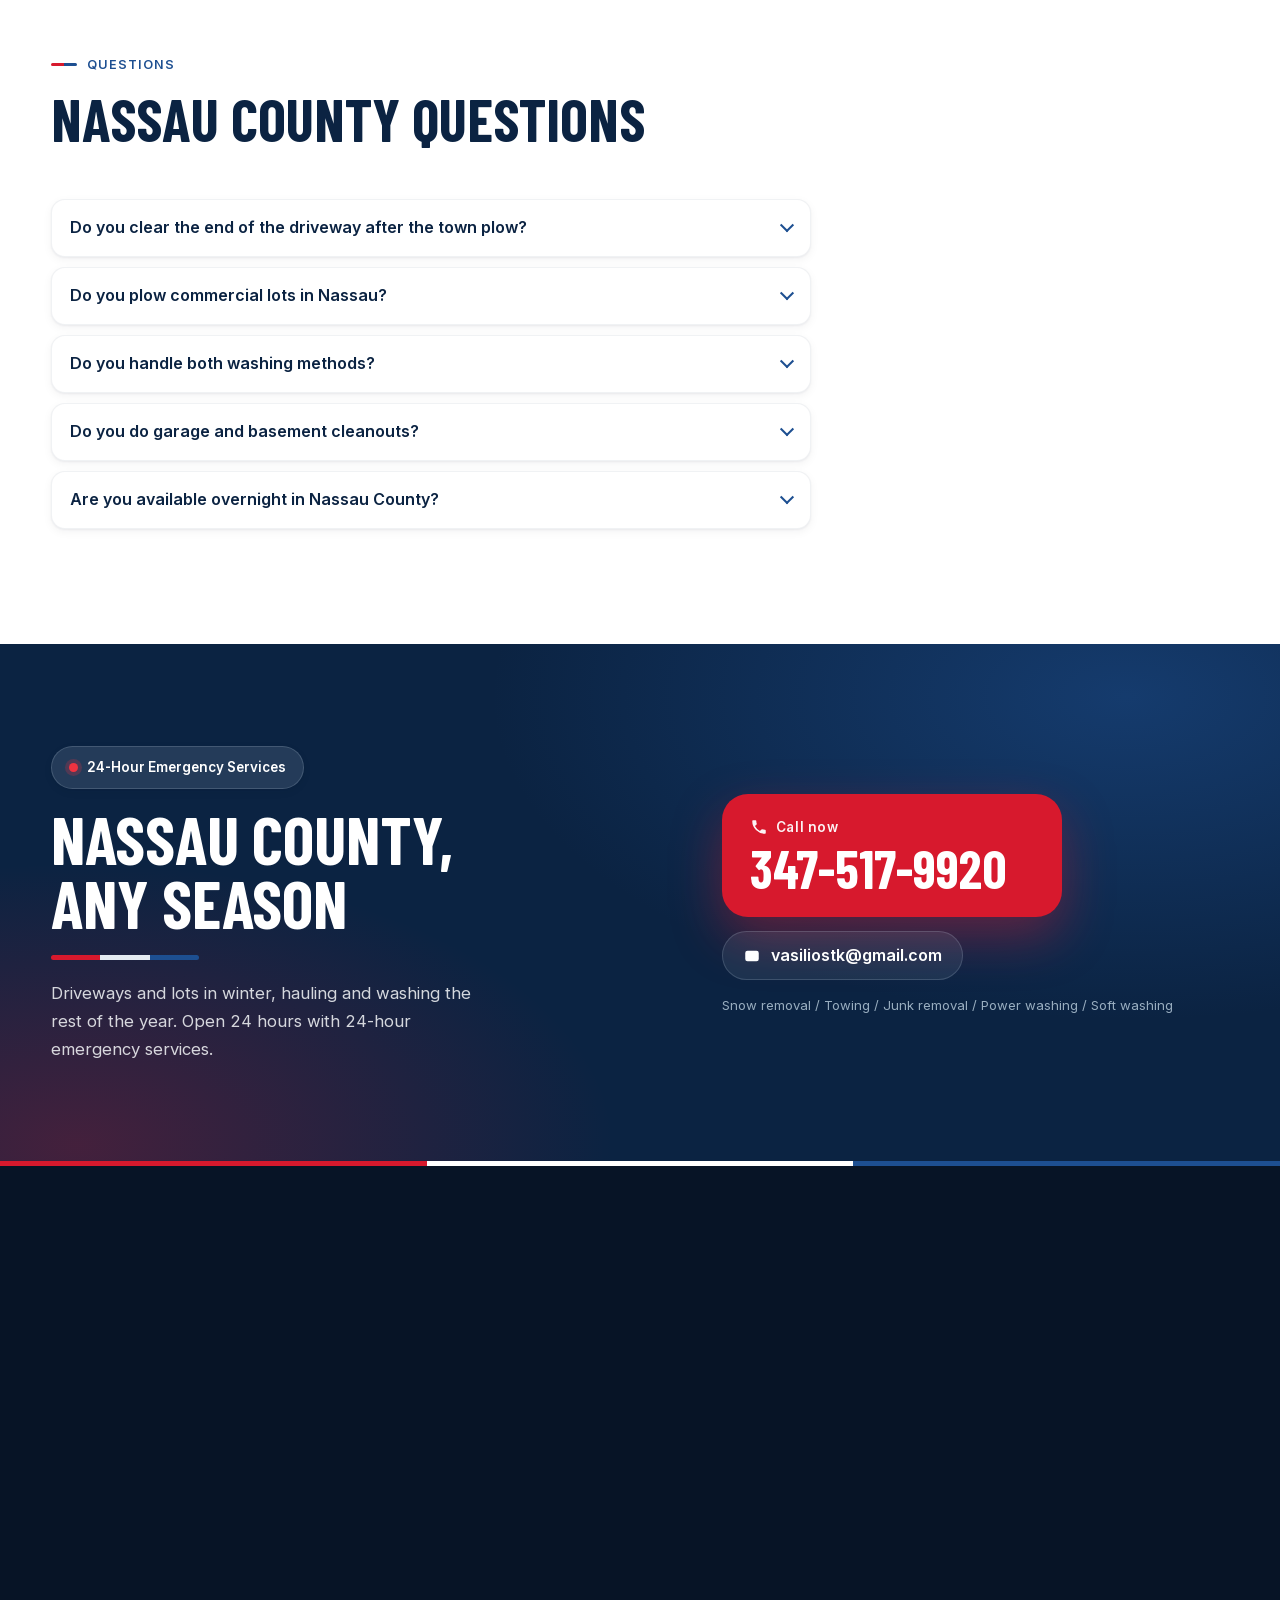
<file: service-areas/nassau-county/index.html>
<!doctype html>
<html lang="en" class="no-js">
<head>
<meta charset="utf-8">
<meta name="viewport" content="width=device-width, initial-scale=1, viewport-fit=cover">

<title>Nassau County Snow Removal &amp; Towing | RWB Snow Removal LLC</title>
<meta name="description" content="Snow removal, towing, junk removal, power washing and soft washing across Nassau County, Long Island. Residential and commercial. Open 24 hours. Call 347-517-9920.">
<link rel="canonical" href="https://rwbsnowremoval.com/service-areas/nassau-county/">
<meta name="theme-color" content="#0B2342">
<meta name="format-detection" content="telephone=yes">

<meta property="og:type" content="website">
<meta property="og:site_name" content="RWB Snow Removal LLC">
<meta property="og:title" content="Nassau County Snow Removal &amp; Towing | RWB Snow Removal LLC">
<meta property="og:description" content="Snow removal, towing, junk removal, power washing and soft washing across Nassau County, Long Island. Residential and commercial. Open 24 hours. Call 347-517-9920.">
<meta property="og:url" content="https://rwbsnowremoval.com/service-areas/nassau-county/">
<meta property="og:image" content="https://rwbsnowremoval.com/assets/images/og-cover.jpg">
<meta property="og:image:width" content="1200">
<meta property="og:image:height" content="630">
<meta property="og:image:alt" content="RWB Snow Removal LLC, snow removal, towing, junk removal and exterior washing across New York City and Long Island">
<meta property="og:locale" content="en_US">
<meta name="twitter:card" content="summary_large_image">
<meta name="twitter:title" content="Nassau County Snow Removal &amp; Towing | RWB Snow Removal LLC">
<meta name="twitter:description" content="Snow removal, towing, junk removal, power washing and soft washing across Nassau County, Long Island. Residential and commercial. Open 24 hours. Call 347-517-9920.">
<meta name="twitter:image" content="https://rwbsnowremoval.com/assets/images/og-cover.jpg">

<link rel="icon" href="../../favicon.ico" sizes="16x16 32x32 48x48">
<link rel="icon" type="image/png" href="../../assets/images/favicon-32.png" sizes="32x32">
<link rel="apple-touch-icon" href="../../apple-touch-icon.png">

<link rel="preload" href="../../assets/fonts/barlow-condensed-700.woff2" as="font" type="font/woff2" crossorigin>
<link rel="preload" href="../../assets/fonts/inter-400.woff2" as="font" type="font/woff2" crossorigin>
<link rel="stylesheet" href="../../assets/css/style.css">
<script>(function(d){var e=d.documentElement;e.className=e.className.replace('no-js','js');try{if(!window.matchMedia('(prefers-reduced-motion: reduce)').matches){e.classList.add('motion');}}catch(err){}
/* Safety net. The scroll reveals start hidden, so if the one script file never
   arrives, show everything rather than leave the page looking empty. */
setTimeout(function(){if(e.className.indexOf('rwb-ready')>-1)return;var n=d.querySelectorAll('.reveal,.reveal-img,.area-map'),i=0;for(;i<n.length;i++){n[i].className+=' is-in';}},3000);})(document);</script>
</head>

<body>
<a class="skip-link" href="#main">Skip to content</a>

<header class="nav-shell" id="top" data-header>
  <div class="nav-bar">
    <a class="brand" href="../../" aria-label="RWB Snow Removal LLC, home">
      <picture>
        <source srcset="../../assets/images/rwb-logo-transparent.webp" type="image/webp">
        <img class="brand-mark" src="../../assets/images/rwb-logo-transparent.png" alt="" width="616" height="649" decoding="async">
      </picture>
      <span class="brand-text">
        <span class="brand-name">RWB Snow Removal</span>
        <span class="brand-sub">LLC / Open 24 hours</span>
      </span>
    </a>

    <nav class="nav" aria-label="Primary">
      <ul class="nav-list">
        <li><a href="../../#services">Services</a></li>
        <li><a href="../../service-areas/" aria-current="page">Service Areas</a></li>
        <li><a href="../../#about">About</a></li>
        <li><a href="../../contact/">Contact</a></li>
      </ul>
    </nav>

    <div class="nav-actions">
      <a class="btn btn-red btn-nav" href="tel:+13475179920">
        <svg class="ico" viewBox="0 0 24 24" aria-hidden="true" focusable="false"><path d="M6.6 10.8a15.1 15.1 0 0 0 6.6 6.6l2.2-2.2c.3-.3.7-.4 1-.2 1.2.4 2.4.6 3.6.6.6 0 1 .4 1 1V20c0 .6-.4 1-1 1A17 17 0 0 1 3 4c0-.6.4-1 1-1h3.4c.6 0 1 .4 1 1 0 1.3.2 2.5.6 3.6.1.4 0 .8-.2 1l-2.2 2.2Z"/></svg>
        <span class="nav-call-short">Call</span>
        <span class="nav-call-full">Call 347-517-9920</span>
      </a>
      <button class="nav-toggle" type="button" aria-expanded="false" aria-controls="mobile-menu" data-nav-toggle>
        <span class="nav-toggle-bars" aria-hidden="true"><i></i><i></i><i></i></span>
        <span class="nav-toggle-text">Menu</span>
      </button>
    </div>
  </div>

  <div class="mobile-menu" id="mobile-menu" data-nav-panel hidden>
    <nav aria-label="Mobile">
      <ul class="mobile-list">
        <li><a href="../../">Home</a></li>
        <li><a href="../../#services">Services</a></li>
        <li class="is-sub"><a href="../../snow-removal/">Snow removal</a></li>
        <li class="is-sub"><a href="../../towing/">Towing</a></li>
        <li class="is-sub"><a href="../../junk-removal/">Junk removal</a></li>
        <li class="is-sub"><a href="../../power-washing/">Power washing</a></li>
        <li class="is-sub"><a href="../../soft-washing/">Soft washing</a></li>
        <li><a href="../../service-areas/" aria-current="page">Service Areas</a></li>
        <li><a href="../../#about">About</a></li>
        <li><a href="../../contact/">Contact</a></li>
      </ul>
    </nav>
    <div class="mobile-foot">
      <a class="btn btn-red btn-block" href="tel:+13475179920">Call 347-517-9920</a>
      <a class="mobile-email" href="mailto:vasiliostk@gmail.com">vasiliostk@gmail.com</a>
      <p class="mobile-hours"><span class="dot" aria-hidden="true"></span>Open 24 hours, every day</p>
    </div>
  </div>
</header>

<main id="main">

  <section class="page-head">
    <div class="shell page-head-grid">
      <nav class="crumbs" aria-label="Breadcrumb">
        <ol>
          <li><a href="../../">Home</a></li>
          <li><a href="../">Service Areas</a></li>
          <li><span aria-current="page">Nassau County</span></li>
        </ol>
      </nav>

      <p class="eyebrow eyebrow-light"><span class="eyebrow-tick" aria-hidden="true"></span>Nassau County</p>
      <h1 class="page-title">Snow Removal, Towing and Property Services in Nassau County</h1>
      <span class="tri-rule tri-rule-hero" aria-hidden="true"></span>
      <p class="page-lede">RWB Snow Removal LLC works across Nassau County, from the city line east. Driveways and aprons in winter, hauling and exterior washing the rest of the year, for houses and for commercial property.</p>

      <div class="page-actions">
        <a class="btn btn-red btn-lg" href="tel:+13475179920"><svg class="ico" viewBox="0 0 24 24" aria-hidden="true" focusable="false"><path d="M6.6 10.8a15.1 15.1 0 0 0 6.6 6.6l2.2-2.2c.3-.3.7-.4 1-.2 1.2.4 2.4.6 3.6.6.6 0 1 .4 1 1V20c0 .6-.4 1-1 1A17 17 0 0 1 3 4c0-.6.4-1 1-1h3.4c.6 0 1 .4 1 1 0 1.3.2 2.5.6 3.6.1.4 0 .8-.2 1l-2.2 2.2Z"/></svg>Call 347-517-9920</a>
        <a class="btn btn-glass btn-lg" href="../">All service areas</a>
      </div>

      <ul class="page-facts">
        <li>Long Island</li>
        <li>Residential and commercial</li>
        <li>All five RWB services</li>
        <li>24-Hour Emergency Services</li>
      </ul>

      <picture>
        <source srcset="../../assets/images/rwb-logo-transparent.webp" type="image/webp">
        <img class="page-seal" src="../../assets/images/rwb-logo-transparent.png" alt=""
             width="616" height="649" loading="lazy" decoding="async">
      </picture>
    </div>
  </section>

  <section class="section bg-white" aria-labelledby="nas-work">
    <div class="shell">
      <div class="split split-2 split-media">
        <div>
          <p class="eyebrow reveal"><span class="eyebrow-tick" aria-hidden="true"></span>Nassau</p>
          <h2 class="sec-title reveal" id="nas-work" style="--d:60ms">What the work looks like in Nassau</h2>
          <div class="prose reveal" style="--d:120ms">
            <p>Nassau County starts at the city line and runs east, and the change in property type is immediate. Detached houses, real driveways, garages, decks and fenced yards. There is simply more pavement and more exterior surface per property than there is a few miles west.</p>
            <p>For <a href="../../snow-removal/">snow removal</a> that means bigger driveways and one specific frustration. A town plow clears the road and leaves a wall of packed snow across the end of every driveway it passes. Clearing the apron is part of the job, not an extra.</p>
            <p>Village business districts and the small parking lots behind them are the commercial side of Nassau snow work. Those lots have to be open before the shops are, which is why so much of it happens overnight.</p>
            <p>Once the weather turns, Nassau properties generate a lot of <a href="../../junk-removal/">junk removal</a>, because garages, basements and sheds fill up in a way that apartments cannot. Paver patios and concrete driveways are common enough that <a href="../../power-washing/">power washing</a> is steady work, and the amount of siding and fencing means most of those same properties want a <a href="../../soft-washing/">soft wash</a> too.</p>
          </div>
        </div>
        <figure class="page-figure reveal-img">
          <img src="../../assets/images/cleared-road.webp"
               srcset="../../assets/images/cleared-road-640.webp 640w, ../../assets/images/cleared-road-960.webp 960w, ../../assets/images/cleared-road.webp 1350w"
               sizes="(min-width: 760px) 46vw, 92vw"
               width="1350" height="1800"
               alt="Residential road plowed down to bare pavement with snow banked along both sides"
               loading="lazy" decoding="async">
          <figcaption>A residential street cleared back to the pavement, with the snow pushed off the driving surface.</figcaption>
        </figure>
      </div>
    </div>
  </section>

  <section class="section" aria-labelledby="nas-types">
    <div class="shell">
      <div class="sec-head">
        <p class="eyebrow reveal"><span class="eyebrow-tick" aria-hidden="true"></span>Property types</p>
        <h2 class="sec-title reveal" id="nas-types" style="--d:60ms">Houses, businesses and everything between</h2>
      </div>
      <div class="split split-3">
        <div class="panel reveal">
          <h3 class="panel-h">Houses</h3>
          <p>Driveways, aprons, front walks, steps and side paths in winter. Driveways, patios, siding and fencing once it warms up. Most Nassau properties end up wanting both halves of that list.</p>
        </div>
        <div class="panel reveal" style="--d:60ms">
          <h3 class="panel-h">Business districts</h3>
          <p>Small parking lots, rear service areas and shop entrances. These have a hard deadline every storm, because the lot has to be usable before opening.</p>
        </div>
        <div class="panel reveal" style="--d:120ms">
          <h3 class="panel-h">Apartment and rental property</h3>
          <p>Shared parking, entrances and turnover cleanouts. Snow work and hauling tend to come from the same properties at different points in the year.</p>
        </div>
      </div>
      <div class="page-actions" style="margin-top:30px">
        <a class="btn btn-red" href="tel:+13475179920">Call 347-517-9920</a>
        <a class="btn btn-quiet" href="../suffolk-county/">Suffolk County next <span class="btn-arrow" aria-hidden="true"><svg viewBox="0 0 24 24" focusable="false"><path d="M5 12h13M13 6l6 6-6 6"/></svg></span></a>
      </div>
    </div>
  </section>

  <section class="section bg-ice" aria-labelledby="r-services">
    <div class="shell">
      <div class="sec-head">
        <p class="eyebrow reveal"><span class="eyebrow-tick" aria-hidden="true"></span>Services</p>
        <h2 class="sec-title reveal" id="r-services" style="--d:60ms">RWB services in Nassau County</h2>
        <p class="lede reveal" style="--d:120ms">Every RWB service runs here, all year, on one number.</p>
      </div>
      <div class="xlinks xlinks-auto">
  <a class="xlink reveal" href="../../snow-removal/"><strong>Snow removal</strong><span>Plowing, clearing and salting for driveways, lots and walkways.</span></a>
  <a class="xlink reveal" href="../../towing/"><strong>Towing</strong><span>Cars, trucks and equipment moved, including vehicles stuck in snow.</span></a>
  <a class="xlink reveal" href="../../junk-removal/"><strong>Junk removal</strong><span>Furniture, appliances and debris loaded up and hauled off.</span></a>
  <a class="xlink reveal" href="../../power-washing/"><strong>Power washing</strong><span>High pressure cleaning for concrete, pavers, brick and steps.</span></a>
  <a class="xlink reveal" href="../../soft-washing/"><strong>Soft washing</strong><span>Low pressure cleaning for siding, roofs, fences and painted wood.</span></a>
</div>
      <div class="prose reveal" style="margin-top:26px">
        <p>The rest of the coverage is on the <a href="../">service areas page</a>, and the <a href="../../">homepage</a> has the short version of everything RWB does.</p>
      </div>
    </div>
  </section>

  <section class="section bg-white" aria-labelledby="r-faq">
    <div class="shell">
      <div class="sec-head">
        <p class="eyebrow reveal"><span class="eyebrow-tick" aria-hidden="true"></span>Questions</p>
        <h2 class="sec-title reveal" id="r-faq" style="--d:60ms">Nassau County questions</h2>
      </div>
      <div class="faq">
  <details>
    <summary>Do you clear the end of the driveway after the town plow?</summary>
    <div class="faq-body">
      <p>Yes. The packed apron a town plow leaves across a driveway is part of the job. A driveway that is clear everywhere except the last six feet is not a cleared driveway.</p>
    </div>
  </details>
  <details>
    <summary>Do you plow commercial lots in Nassau?</summary>
    <div class="faq-body">
      <p>Yes. Village business lots, rear service areas and shop entrances are regular commercial snow work, usually overnight so the lot is open in the morning.</p>
    </div>
  </details>
  <details>
    <summary>Do you handle both washing methods?</summary>
    <div class="faq-body">
      <p>Yes. Concrete and pavers take pressure, siding and fencing take a soft wash. Most Nassau properties have both, so they are usually done together.</p>
    </div>
  </details>
  <details>
    <summary>Do you do garage and basement cleanouts?</summary>
    <div class="faq-body">
      <p>Yes. Garages, basements and sheds are the most common Nassau junk removal calls, and RWB does the lifting.</p>
    </div>
  </details>
  <details>
    <summary>Are you available overnight in Nassau County?</summary>
    <div class="faq-body">
      <p>RWB is open 24 hours and provides 24-hour emergency services across the whole service area.</p>
    </div>
  </details>
</div>
    </div>
  </section>

  <section class="final" id="contact-cta" aria-labelledby="final-h">
    <div class="shell final-grid">
      <div class="final-copy">
        <span class="status-badge status-badge-dark">
          <span class="status-dot"></span>
          24-Hour Emergency Services
        </span>
        <h2 class="final-title reveal" style="--d:40ms" id="final-h">Nassau County, any season</h2>
        <span class="tri-rule tri-rule-wide reveal" style="--d:80ms" aria-hidden="true"></span>
        <p class="final-sub reveal" style="--d:120ms">Driveways and lots in winter, hauling and washing the rest of the year. Open 24 hours with 24-hour emergency services.</p>
      </div>

      <div class="final-actions reveal" style="--d:160ms">
        <a class="final-phone" href="tel:+13475179920">
          <span class="final-phone-label">
            <svg class="ico" viewBox="0 0 24 24" aria-hidden="true" focusable="false"><path d="M6.6 10.8a15.1 15.1 0 0 0 6.6 6.6l2.2-2.2c.3-.3.7-.4 1-.2 1.2.4 2.4.6 3.6.6.6 0 1 .4 1 1V20c0 .6-.4 1-1 1A17 17 0 0 1 3 4c0-.6.4-1 1-1h3.4c.6 0 1 .4 1 1 0 1.3.2 2.5.6 3.6.1.4 0 .8-.2 1l-2.2 2.2Z"/></svg>
            Call now
          </span>
          <span class="final-phone-number">347-517-9920</span>
        </a>
        <a class="final-email" href="mailto:vasiliostk@gmail.com">
          <svg class="ico" viewBox="0 0 24 24" aria-hidden="true" focusable="false"><rect x="3" y="5" width="18" height="14" rx="3"/><path d="m3.8 7 8.2 6 8.2-6"/></svg>
          vasiliostk@gmail.com
        </a>
        <p class="final-note">Snow removal / Towing / Junk removal / Power washing / Soft washing</p>
      </div>
    </div>
  </section>

</main>

<footer class="site-footer">
  <div class="shell footer-grid">
    <div class="footer-brand">
      <picture>
        <source srcset="../../assets/images/rwb-logo-transparent.webp" type="image/webp">
        <img class="footer-logo" src="../../assets/images/rwb-logo-transparent.png" width="616" height="649"
             alt="RWB Snow Removal LLC logo" loading="lazy" decoding="async">
      </picture>
      <h2 class="footer-h">RWB Snow Removal LLC</h2>
      <p class="footer-tag">Snow removal, towing, junk removal, power washing and soft washing across New York City and Long Island. Open 24 hours, with 24-hour emergency services.</p>
      <span class="tri-rule tri-rule-wide" aria-hidden="true"></span>
    </div>

    <nav class="footer-col" aria-label="Services">
      <h2 class="footer-h">Services</h2>
      <ul>
        <li><a href="../../snow-removal/">Snow removal</a></li>
        <li><a href="../../towing/">Towing</a></li>
        <li><a href="../../junk-removal/">Junk removal</a></li>
        <li><a href="../../power-washing/">Power washing</a></li>
        <li><a href="../../soft-washing/">Soft washing</a></li>
      </ul>
    </nav>

    <nav class="footer-col" aria-label="Service areas">
      <h2 class="footer-h">Service area</h2>
      <ul>
        <li><a href="../../service-areas/new-york-city/">New York City</a></li>
        <li><a href="../../service-areas/nassau-county/">Nassau County</a></li>
        <li><a href="../../service-areas/suffolk-county/">Suffolk County</a></li>
        <li><a href="../../service-areas/">All service areas</a></li>
      </ul>
      <p class="footer-note">Brooklyn, Queens, Manhattan, The Bronx, Staten Island, Nassau County and Suffolk County.</p>
    </nav>

    <div class="footer-col">
      <h2 class="footer-h">Contact</h2>
      <ul>
        <li><a class="footer-phone" href="tel:+13475179920">347-517-9920</a></li>
        <li><a href="mailto:vasiliostk@gmail.com">vasiliostk@gmail.com</a></li>
        <li class="footer-plain">Open 24 hours, every day</li>
        <li class="footer-plain">24-Hour Emergency Services</li>
        <li><a href="../../contact/">Contact RWB</a></li>
      </ul>
    </div>
  </div>

  <div class="shell footer-bottom">
    <p>&copy; <span data-year>2026</span> RWB Snow Removal LLC. All rights reserved.</p>
    <p class="footer-credit">Website by Bellmore Web Design</p>
  </div>
</footer>

<div class="callbar" data-callbar>
  <a class="callbar-link" href="tel:+13475179920">
    <svg class="ico" viewBox="0 0 24 24" aria-hidden="true" focusable="false"><path d="M6.6 10.8a15.1 15.1 0 0 0 6.6 6.6l2.2-2.2c.3-.3.7-.4 1-.2 1.2.4 2.4.6 3.6.6.6 0 1 .4 1 1V20c0 .6-.4 1-1 1A17 17 0 0 1 3 4c0-.6.4-1 1-1h3.4c.6 0 1 .4 1 1 0 1.3.2 2.5.6 3.6.1.4 0 .8-.2 1l-2.2 2.2Z"/></svg>
    <span class="callbar-text"><strong>Call 347-517-9920</strong><small>Open 24 hours</small></span>
  </a>
</div>

<script type="application/ld+json">
{
  "@context": "https://schema.org",
  "@graph": [
{
      "@type": "LocalBusiness",
      "@id": "https://rwbsnowremoval.com/#business",
      "name": "RWB Snow Removal LLC",
      "legalName": "RWB Snow Removal LLC",
      "alternateName": "RWB Snow Removal",
      "url": "https://rwbsnowremoval.com/",
      "image": "https://rwbsnowremoval.com/assets/images/og-cover.jpg",
      "logo": {
        "@type": "ImageObject",
        "url": "https://rwbsnowremoval.com/assets/images/rwb-logo.webp",
        "width": 618,
        "height": 653
      },
      "telephone": "+1-347-517-9920",
      "email": "vasiliostk@gmail.com",
      "description": "RWB Snow Removal LLC provides snow removal, towing, junk removal, power washing and soft washing for residential and commercial property across all five New York City boroughs, Nassau County and Suffolk County. Open 24 hours, with 24-hour emergency services.",
      "address": {"@type": "PostalAddress", "addressRegion": "NY", "addressCountry": "US"},
      "openingHoursSpecification": [{
        "@type": "OpeningHoursSpecification",
        "dayOfWeek": ["Monday","Tuesday","Wednesday","Thursday","Friday","Saturday","Sunday"],
        "opens": "00:00",
        "closes": "23:59"
      }],
      "areaServed": [
      {"@type": "City", "name": "New York City", "containedInPlace": {"@type": "State", "name": "New York"}},
      {"@type": "AdministrativeArea", "name": "Brooklyn, New York"},
      {"@type": "AdministrativeArea", "name": "Queens, New York"},
      {"@type": "AdministrativeArea", "name": "Manhattan, New York"},
      {"@type": "AdministrativeArea", "name": "The Bronx, New York"},
      {"@type": "AdministrativeArea", "name": "Staten Island, New York"},
      {"@type": "AdministrativeArea", "name": "Nassau County, New York"},
      {"@type": "AdministrativeArea", "name": "Suffolk County, New York"},
      {"@type": "AdministrativeArea", "name": "Long Island, New York"}
      ],
      "knowsAbout": ["Snow removal","Snow plowing","Towing","Junk removal","Power washing","Soft washing"],
      "hasOfferCatalog": {
        "@type": "OfferCatalog",
        "name": "RWB Snow Removal LLC services",
        "itemListElement": [
        {"@type": "Offer", "itemOffered": {"@type": "Service", "name": "Snow removal", "serviceType": "Snow removal", "url": "https://rwbsnowremoval.com/snow-removal/", "provider": {"@id": "https://rwbsnowremoval.com/#business"}}},
        {"@type": "Offer", "itemOffered": {"@type": "Service", "name": "Towing", "serviceType": "Towing", "url": "https://rwbsnowremoval.com/towing/", "provider": {"@id": "https://rwbsnowremoval.com/#business"}}},
        {"@type": "Offer", "itemOffered": {"@type": "Service", "name": "Junk removal", "serviceType": "Junk removal", "url": "https://rwbsnowremoval.com/junk-removal/", "provider": {"@id": "https://rwbsnowremoval.com/#business"}}},
        {"@type": "Offer", "itemOffered": {"@type": "Service", "name": "Power washing", "serviceType": "Power washing", "url": "https://rwbsnowremoval.com/power-washing/", "provider": {"@id": "https://rwbsnowremoval.com/#business"}}},
        {"@type": "Offer", "itemOffered": {"@type": "Service", "name": "Soft washing", "serviceType": "Soft washing", "url": "https://rwbsnowremoval.com/soft-washing/", "provider": {"@id": "https://rwbsnowremoval.com/#business"}}}
        ]
      }
    },
    {
      "@type": "WebSite",
      "@id": "https://rwbsnowremoval.com/#website",
      "url": "https://rwbsnowremoval.com/",
      "name": "RWB Snow Removal LLC",
      "description": "RWB Snow Removal LLC provides snow removal, towing, junk removal, power washing and soft washing for residential and commercial property across all five New York City boroughs, Nassau County and Suffolk County. Open 24 hours, with 24-hour emergency services.",
      "publisher": {"@id": "https://rwbsnowremoval.com/#business"},
      "inLanguage": "en-US"
    },
    {
      "@type": "WebPage",
      "@id": "https://rwbsnowremoval.com/service-areas/nassau-county/#webpage",
      "url": "https://rwbsnowremoval.com/service-areas/nassau-county/",
      "name": "Nassau County Snow Removal & Towing | RWB Snow Removal LLC",
      "description": "Snow removal, towing, junk removal, power washing and soft washing across Nassau County, Long Island. Residential and commercial. Open 24 hours. Call 347-517-9920.",
      "isPartOf": {"@id": "https://rwbsnowremoval.com/#website"},
      "about": {"@id": "https://rwbsnowremoval.com/#business"},
      "primaryImageOfPage": {"@type": "ImageObject", "url": "https://rwbsnowremoval.com/assets/images/og-cover.jpg"},
      "inLanguage": "en-US",
      "breadcrumb": {"@id": "https://rwbsnowremoval.com/service-areas/nassau-county/#breadcrumb"}
    },
    {
      "@type": "BreadcrumbList",
      "@id": "https://rwbsnowremoval.com/service-areas/nassau-county/#breadcrumb",
      "itemListElement": [
        {"@type": "ListItem", "position": 1, "name": "Home", "item": "https://rwbsnowremoval.com/"},
        {"@type": "ListItem", "position": 2, "name": "Service Areas", "item": "https://rwbsnowremoval.com/service-areas/"},
        {"@type": "ListItem", "position": 3, "name": "Nassau County", "item": "https://rwbsnowremoval.com/service-areas/nassau-county/"}
      ]
    },
    {
      "@type": "Service",
      "@id": "https://rwbsnowremoval.com/service-areas/nassau-county/#service",
      "name": "Snow removal, towing, junk removal, power washing and soft washing in Nassau County",
      "serviceType": "Property services",
      "description": "RWB Snow Removal LLC provides snow removal, towing, junk removal, power washing and soft washing for residential and commercial property throughout Nassau County, New York.",
      "url": "https://rwbsnowremoval.com/service-areas/nassau-county/",
      "provider": {"@id": "https://rwbsnowremoval.com/#business"},
      "areaServed": [
      {"@type": "AdministrativeArea", "name": "Nassau County, New York"},
      {"@type": "AdministrativeArea", "name": "Long Island, New York"}
      ],
      "hasOfferCatalog": {
        "@type": "OfferCatalog",
        "name": "Snow removal, towing, junk removal, power washing and soft washing in Nassau County",
        "itemListElement": [
          {"@type": "Offer", "itemOffered": {"@type": "Service", "name": "Snow removal"}},
          {"@type": "Offer", "itemOffered": {"@type": "Service", "name": "Towing"}},
          {"@type": "Offer", "itemOffered": {"@type": "Service", "name": "Junk removal"}},
          {"@type": "Offer", "itemOffered": {"@type": "Service", "name": "Power washing"}},
          {"@type": "Offer", "itemOffered": {"@type": "Service", "name": "Soft washing"}}
        ]
      }
    }
  ]
}
</script>

<script src="../../assets/js/main.js" defer></script>
</body>
</html>
</file>
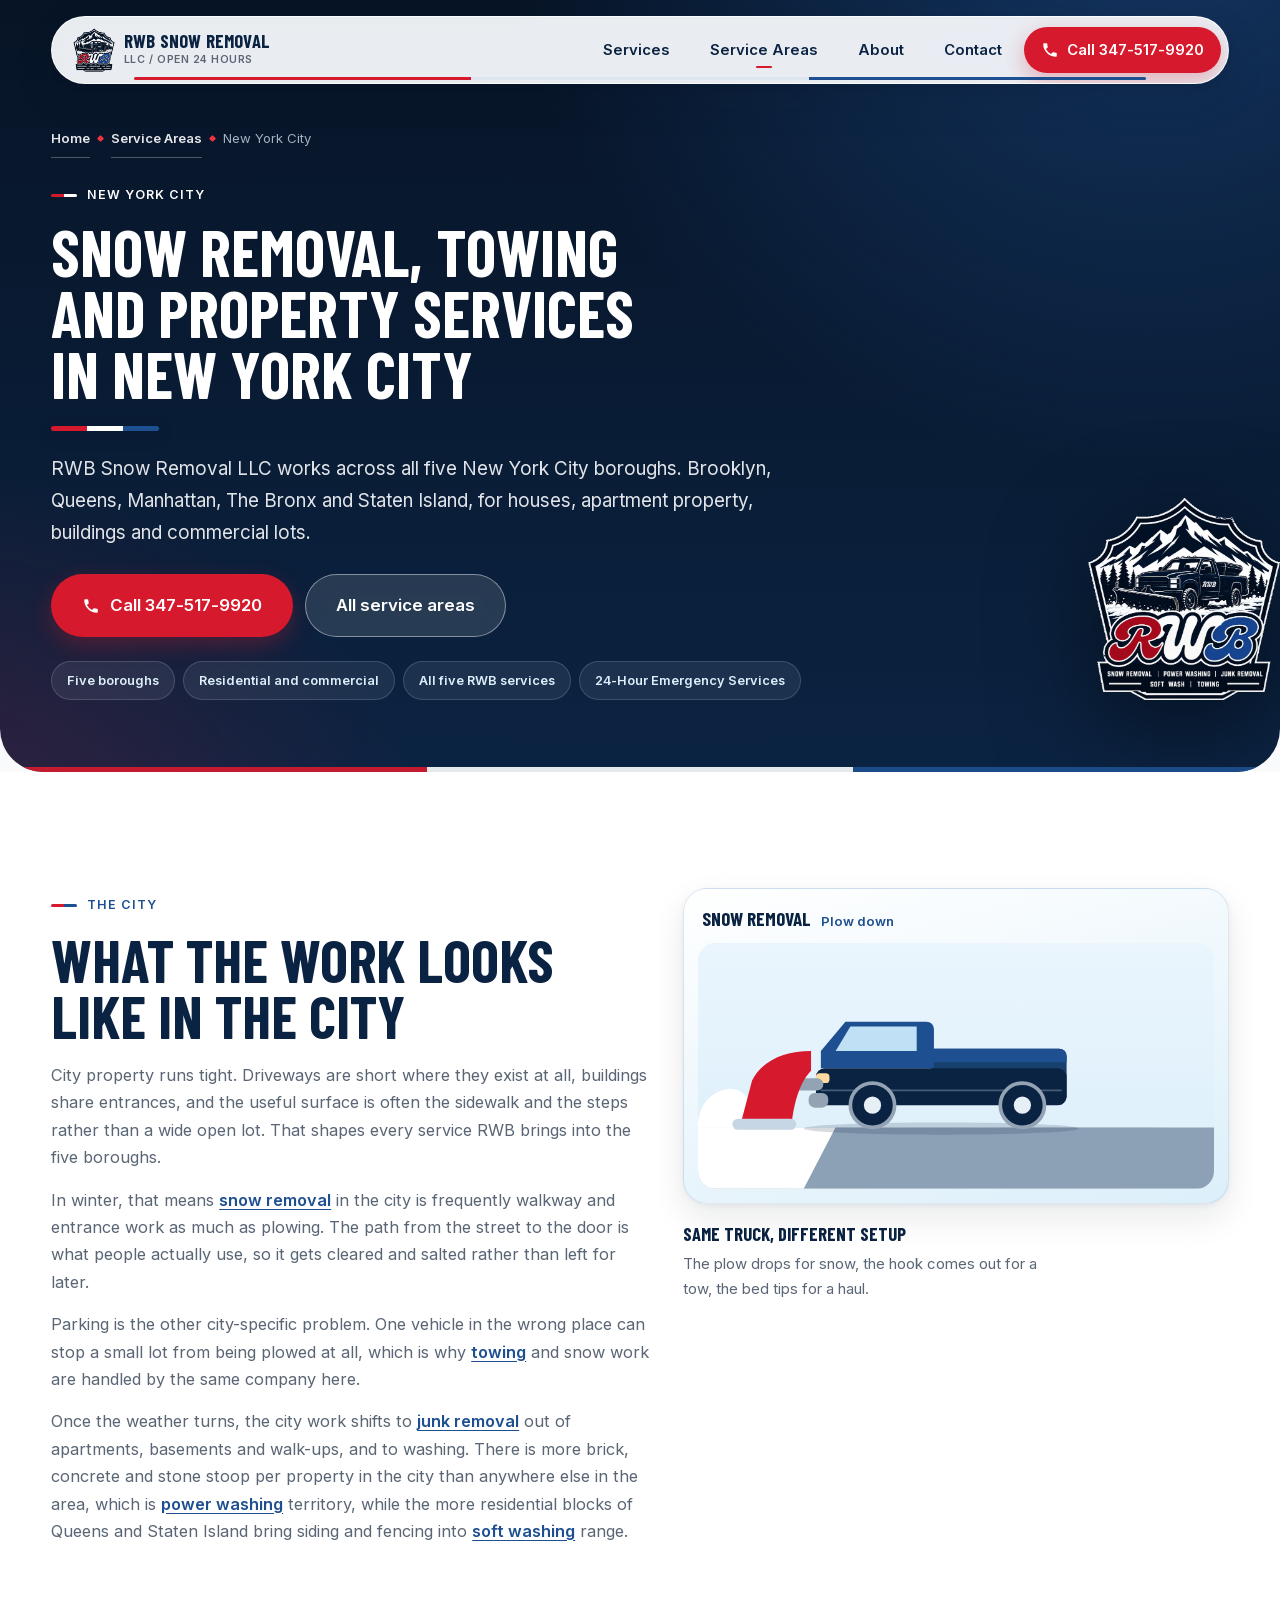
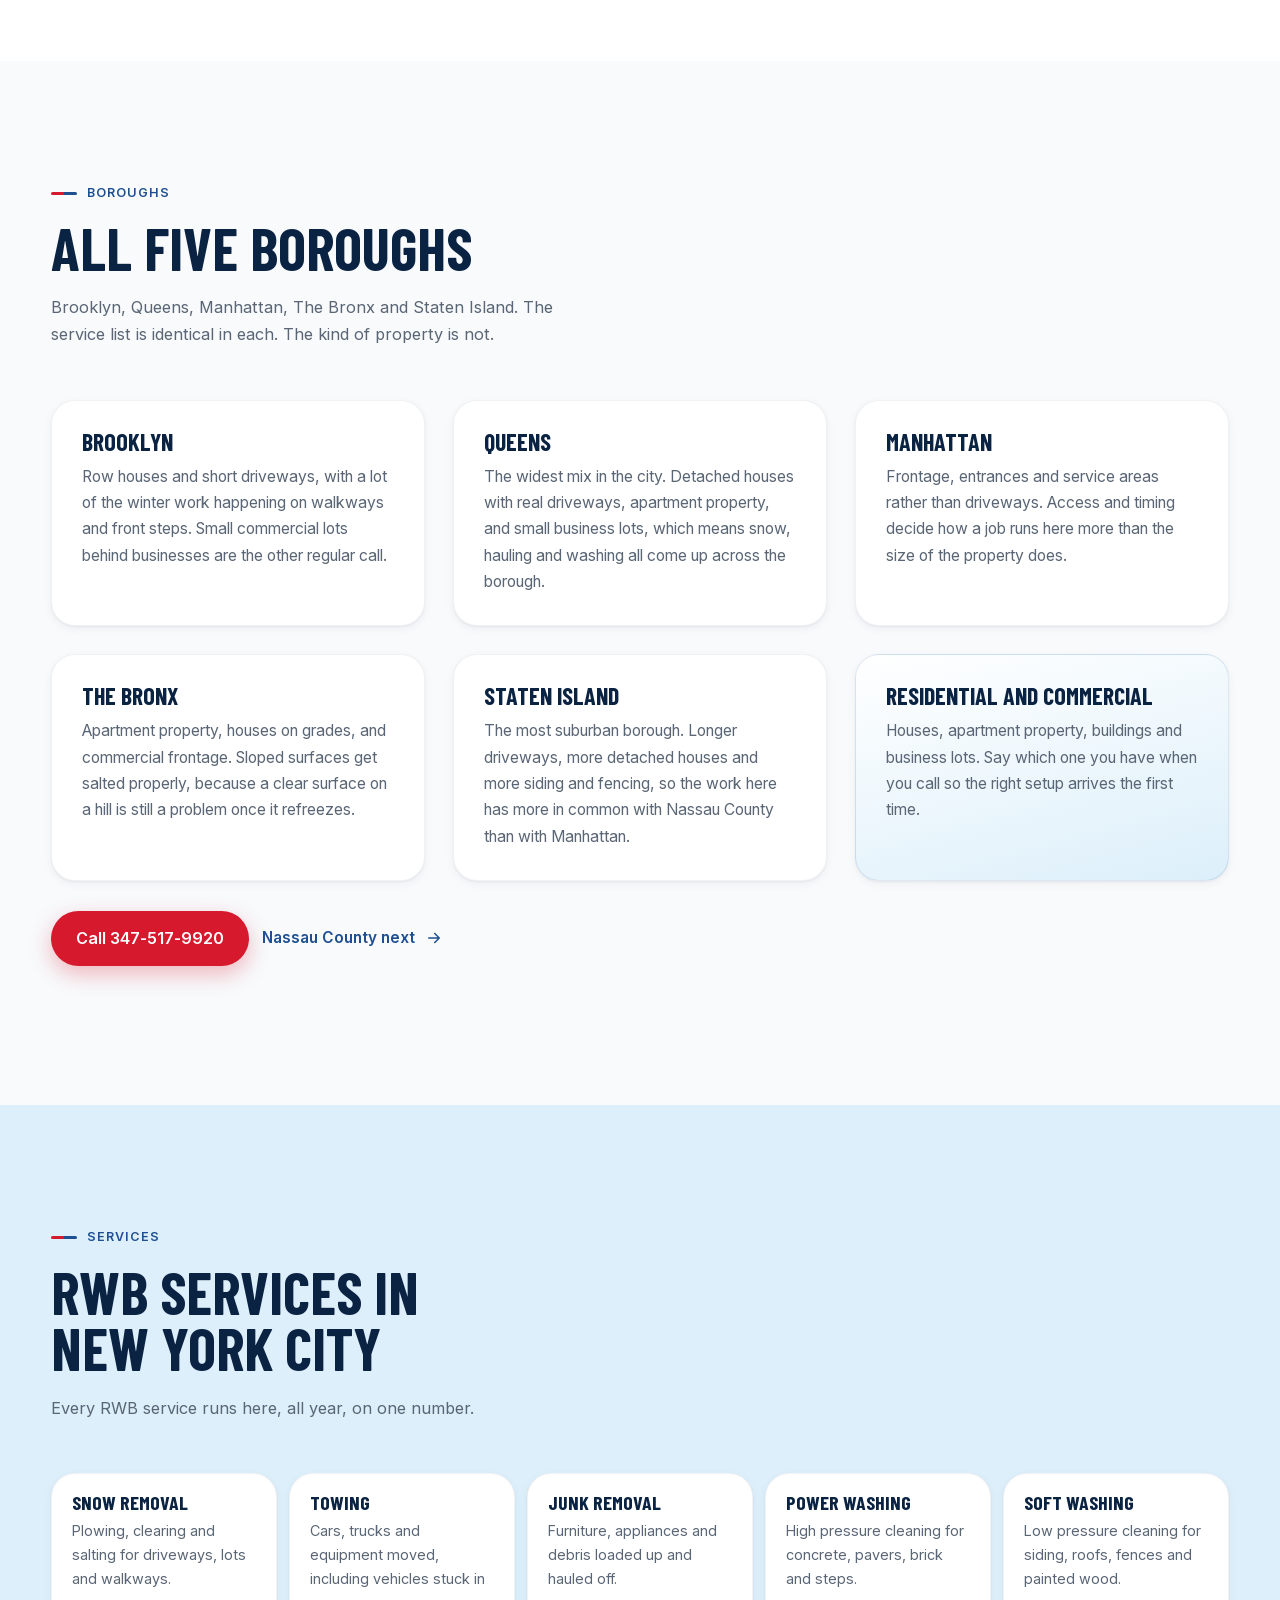
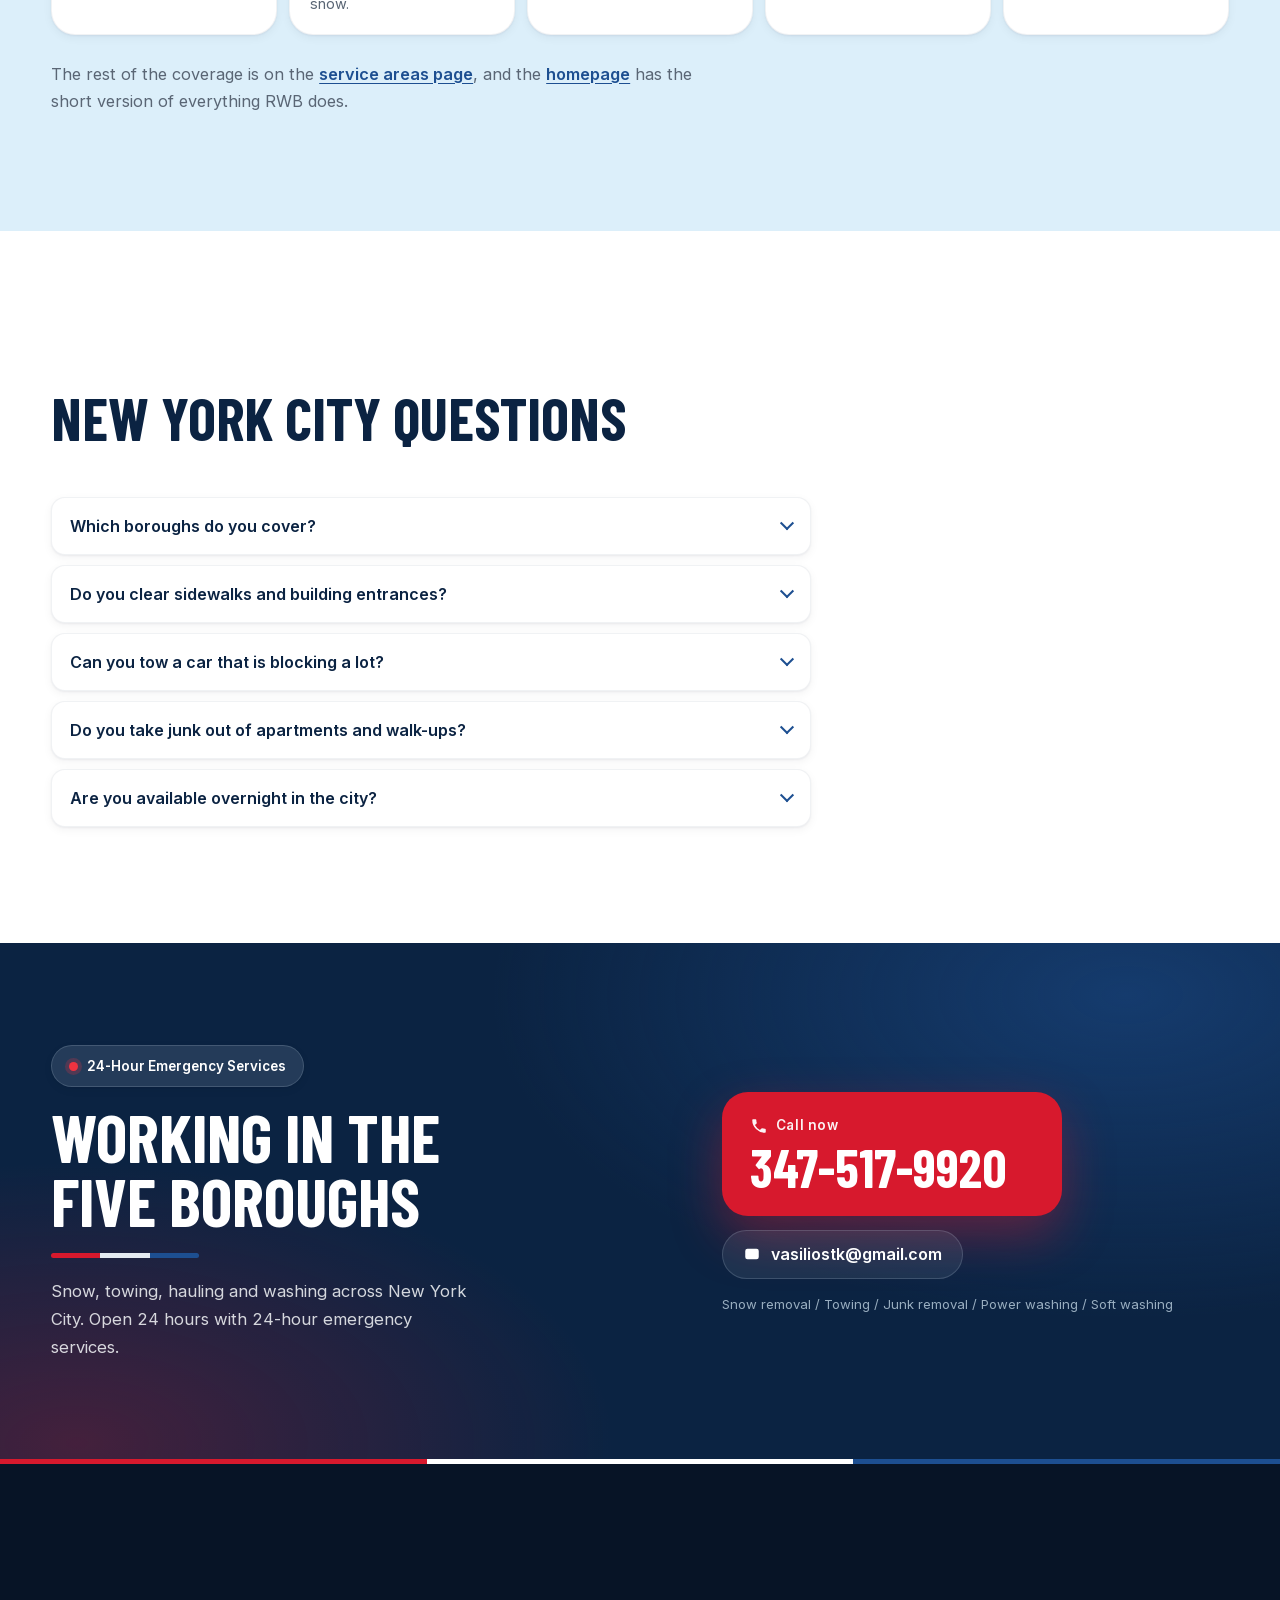
<file: service-areas/new-york-city/index.html>
<!doctype html>
<html lang="en" class="no-js">
<head>
<meta charset="utf-8">
<meta name="viewport" content="width=device-width, initial-scale=1, viewport-fit=cover">

<title>NYC Snow Removal, Towing &amp; Junk Removal | RWB Snow Removal LLC</title>
<meta name="description" content="Snow removal, towing, junk removal, power washing and soft washing in Brooklyn, Queens, Manhattan, The Bronx and Staten Island. Open 24 hours. Call 347-517-9920.">
<link rel="canonical" href="https://rwbsnowremoval.com/service-areas/new-york-city/">
<meta name="theme-color" content="#0B2342">
<meta name="format-detection" content="telephone=yes">

<meta property="og:type" content="website">
<meta property="og:site_name" content="RWB Snow Removal LLC">
<meta property="og:title" content="NYC Snow Removal, Towing &amp; Junk Removal | RWB Snow Removal LLC">
<meta property="og:description" content="Snow removal, towing, junk removal, power washing and soft washing in Brooklyn, Queens, Manhattan, The Bronx and Staten Island. Open 24 hours. Call 347-517-9920.">
<meta property="og:url" content="https://rwbsnowremoval.com/service-areas/new-york-city/">
<meta property="og:image" content="https://rwbsnowremoval.com/assets/images/og-cover.jpg">
<meta property="og:image:width" content="1200">
<meta property="og:image:height" content="630">
<meta property="og:image:alt" content="RWB Snow Removal LLC, snow removal, towing, junk removal and exterior washing across New York City and Long Island">
<meta property="og:locale" content="en_US">
<meta name="twitter:card" content="summary_large_image">
<meta name="twitter:title" content="NYC Snow Removal, Towing &amp; Junk Removal | RWB Snow Removal LLC">
<meta name="twitter:description" content="Snow removal, towing, junk removal, power washing and soft washing in Brooklyn, Queens, Manhattan, The Bronx and Staten Island. Open 24 hours. Call 347-517-9920.">
<meta name="twitter:image" content="https://rwbsnowremoval.com/assets/images/og-cover.jpg">

<link rel="icon" href="../../favicon.ico" sizes="16x16 32x32 48x48">
<link rel="icon" type="image/png" href="../../assets/images/favicon-32.png" sizes="32x32">
<link rel="apple-touch-icon" href="../../apple-touch-icon.png">

<link rel="preload" href="../../assets/fonts/barlow-condensed-700.woff2" as="font" type="font/woff2" crossorigin>
<link rel="preload" href="../../assets/fonts/inter-400.woff2" as="font" type="font/woff2" crossorigin>
<link rel="stylesheet" href="../../assets/css/style.css">
<script>(function(d){var e=d.documentElement;e.className=e.className.replace('no-js','js');try{if(!window.matchMedia('(prefers-reduced-motion: reduce)').matches){e.classList.add('motion');}}catch(err){}
/* Safety net. The scroll reveals start hidden, so if the one script file never
   arrives, show everything rather than leave the page looking empty. */
setTimeout(function(){if(e.className.indexOf('rwb-ready')>-1)return;var n=d.querySelectorAll('.reveal,.reveal-img,.area-map'),i=0;for(;i<n.length;i++){n[i].className+=' is-in';}},3000);})(document);</script>
</head>

<body>
<a class="skip-link" href="#main">Skip to content</a>

<header class="nav-shell" id="top" data-header>
  <div class="nav-bar">
    <a class="brand" href="../../" aria-label="RWB Snow Removal LLC, home">
      <picture>
        <source srcset="../../assets/images/rwb-logo-transparent.webp" type="image/webp">
        <img class="brand-mark" src="../../assets/images/rwb-logo-transparent.png" alt="" width="616" height="649" decoding="async">
      </picture>
      <span class="brand-text">
        <span class="brand-name">RWB Snow Removal</span>
        <span class="brand-sub">LLC / Open 24 hours</span>
      </span>
    </a>

    <nav class="nav" aria-label="Primary">
      <ul class="nav-list">
        <li><a href="../../#services">Services</a></li>
        <li><a href="../../service-areas/" aria-current="page">Service Areas</a></li>
        <li><a href="../../#about">About</a></li>
        <li><a href="../../contact/">Contact</a></li>
      </ul>
    </nav>

    <div class="nav-actions">
      <a class="btn btn-red btn-nav" href="tel:+13475179920">
        <svg class="ico" viewBox="0 0 24 24" aria-hidden="true" focusable="false"><path d="M6.6 10.8a15.1 15.1 0 0 0 6.6 6.6l2.2-2.2c.3-.3.7-.4 1-.2 1.2.4 2.4.6 3.6.6.6 0 1 .4 1 1V20c0 .6-.4 1-1 1A17 17 0 0 1 3 4c0-.6.4-1 1-1h3.4c.6 0 1 .4 1 1 0 1.3.2 2.5.6 3.6.1.4 0 .8-.2 1l-2.2 2.2Z"/></svg>
        <span class="nav-call-short">Call</span>
        <span class="nav-call-full">Call 347-517-9920</span>
      </a>
      <button class="nav-toggle" type="button" aria-expanded="false" aria-controls="mobile-menu" data-nav-toggle>
        <span class="nav-toggle-bars" aria-hidden="true"><i></i><i></i><i></i></span>
        <span class="nav-toggle-text">Menu</span>
      </button>
    </div>
  </div>

  <div class="mobile-menu" id="mobile-menu" data-nav-panel hidden>
    <nav aria-label="Mobile">
      <ul class="mobile-list">
        <li><a href="../../">Home</a></li>
        <li><a href="../../#services">Services</a></li>
        <li class="is-sub"><a href="../../snow-removal/">Snow removal</a></li>
        <li class="is-sub"><a href="../../towing/">Towing</a></li>
        <li class="is-sub"><a href="../../junk-removal/">Junk removal</a></li>
        <li class="is-sub"><a href="../../power-washing/">Power washing</a></li>
        <li class="is-sub"><a href="../../soft-washing/">Soft washing</a></li>
        <li><a href="../../service-areas/" aria-current="page">Service Areas</a></li>
        <li><a href="../../#about">About</a></li>
        <li><a href="../../contact/">Contact</a></li>
      </ul>
    </nav>
    <div class="mobile-foot">
      <a class="btn btn-red btn-block" href="tel:+13475179920">Call 347-517-9920</a>
      <a class="mobile-email" href="mailto:vasiliostk@gmail.com">vasiliostk@gmail.com</a>
      <p class="mobile-hours"><span class="dot" aria-hidden="true"></span>Open 24 hours, every day</p>
    </div>
  </div>
</header>

<main id="main">

  <section class="page-head">
    <div class="shell page-head-grid">
      <nav class="crumbs" aria-label="Breadcrumb">
        <ol>
          <li><a href="../../">Home</a></li>
          <li><a href="../">Service Areas</a></li>
          <li><span aria-current="page">New York City</span></li>
        </ol>
      </nav>

      <p class="eyebrow eyebrow-light"><span class="eyebrow-tick" aria-hidden="true"></span>New York City</p>
      <h1 class="page-title">Snow Removal, Towing and Property Services in New York City</h1>
      <span class="tri-rule tri-rule-hero" aria-hidden="true"></span>
      <p class="page-lede">RWB Snow Removal LLC works across all five New York City boroughs. Brooklyn, Queens, Manhattan, The Bronx and Staten Island, for houses, apartment property, buildings and commercial lots.</p>

      <div class="page-actions">
        <a class="btn btn-red btn-lg" href="tel:+13475179920"><svg class="ico" viewBox="0 0 24 24" aria-hidden="true" focusable="false"><path d="M6.6 10.8a15.1 15.1 0 0 0 6.6 6.6l2.2-2.2c.3-.3.7-.4 1-.2 1.2.4 2.4.6 3.6.6.6 0 1 .4 1 1V20c0 .6-.4 1-1 1A17 17 0 0 1 3 4c0-.6.4-1 1-1h3.4c.6 0 1 .4 1 1 0 1.3.2 2.5.6 3.6.1.4 0 .8-.2 1l-2.2 2.2Z"/></svg>Call 347-517-9920</a>
        <a class="btn btn-glass btn-lg" href="../">All service areas</a>
      </div>

      <ul class="page-facts">
        <li>Five boroughs</li>
        <li>Residential and commercial</li>
        <li>All five RWB services</li>
        <li>24-Hour Emergency Services</li>
      </ul>

      <picture>
        <source srcset="../../assets/images/rwb-logo-transparent.webp" type="image/webp">
        <img class="page-seal" src="../../assets/images/rwb-logo-transparent.png" alt=""
             width="616" height="649" loading="lazy" decoding="async">
      </picture>
    </div>
  </section>

  <section class="section bg-white" aria-labelledby="nyc-work">
    <div class="shell">
      <div class="split split-2 split-media">
        <div>
          <p class="eyebrow reveal"><span class="eyebrow-tick" aria-hidden="true"></span>The city</p>
          <h2 class="sec-title reveal" id="nyc-work" style="--d:60ms">What the work looks like in the city</h2>
          <div class="prose reveal" style="--d:120ms">
            <p>City property runs tight. Driveways are short where they exist at all, buildings share entrances, and the useful surface is often the sidewalk and the steps rather than a wide open lot. That shapes every service RWB brings into the five boroughs.</p>
            <p>In winter, that means <a href="../../snow-removal/">snow removal</a> in the city is frequently walkway and entrance work as much as plowing. The path from the street to the door is what people actually use, so it gets cleared and salted rather than left for later.</p>
            <p>Parking is the other city-specific problem. One vehicle in the wrong place can stop a small lot from being plowed at all, which is why <a href="../../towing/">towing</a> and snow work are handled by the same company here.</p>
            <p>Once the weather turns, the city work shifts to <a href="../../junk-removal/">junk removal</a> out of apartments, basements and walk-ups, and to washing. There is more brick, concrete and stone stoop per property in the city than anywhere else in the area, which is <a href="../../power-washing/">power washing</a> territory, while the more residential blocks of Queens and Staten Island bring siding and fencing into <a href="../../soft-washing/">soft washing</a> range.</p>
          </div>
        </div>
        <div class="reveal" style="--d:80ms">
          <div class="svc-stage">
  <div class="stage-top">
    <span class="stage-tag">Snow removal</span>
    <span class="stage-note">Plow down</span>
  </div>
    <svg class="machine" viewBox="0 0 420 200" preserveAspectRatio="xMidYMax meet"
                     role="img" aria-label="Illustration of the RWB service truck with its plow lowered, clearing a snow covered surface"
                     data-state="snow">
                  <defs>
                    <linearGradient id="mSky" x1="0" y1="0" x2="0" y2="1">
                      <stop offset="0" stop-color="#eaf5fd"/>
                      <stop offset="1" stop-color="#dcefFA"/>
                    </linearGradient>
                    <clipPath id="mGround"><rect x="0" y="150" width="420" height="50"/></clipPath>
                  </defs>
    
                  <rect class="m-sky" x="0" y="0" width="420" height="200" fill="url(#mSky)"/>
    
                  <g clip-path="url(#mGround)">
                    <rect class="m-ground" x="0" y="150" width="420" height="50"/>
                    <g class="m-snowlayer">
                      <rect x="0" y="150" width="420" height="50"/>
                      <path class="m-snowlip" d="M0 152c40 4 66-6 108-4s64 8 110 4 88-7 124-4 78 4 78 4v-6H0z"/>
                    </g>
                    <path class="m-plowed" d="M112 150H420v50H86z"/>
                    <rect class="m-grime" x="0" y="150" width="420" height="50"/>
                    <rect class="m-clean" x="0" y="150" width="286" height="50"/>
                  </g>
    
                  <g class="m-facade">
                    <rect class="m-facade-wall" x="0" y="42" width="64" height="108" rx="6"/>
                    <rect class="m-facade-clean" x="0" y="42" width="42" height="108" rx="6"/>
                    <path class="m-facade-lap" d="M0 60h64M0 78h64M0 96h64M0 114h64M0 132h64"/>
                    <rect class="m-facade-win" x="10" y="64" width="18" height="24" rx="3"/>
                    <rect class="m-facade-win" x="38" y="64" width="18" height="24" rx="3"/>
                    <rect class="m-facade-win" x="10" y="104" width="18" height="24" rx="3"/>
                    <rect class="m-facade-win" x="38" y="104" width="18" height="24" rx="3"/>
                  </g>
    
                  <g class="m-towed">
                    <path class="m-towed-cab" d="M350 100h38l14 20h-52z"/>
                    <path class="m-towed-body" d="M336 120h70l12 14v16h-82z" />
                    <circle class="m-wheel-t" cx="356" cy="142" r="9"/>
                    <circle class="m-wheel-t" cx="400" cy="142" r="9"/>
                  </g>
    
                  <path class="m-pile" d="M0 150c0-17 9-28 23-31 11-2 18 6 22 15 2 6 5 11 9 16z"/>
                  <ellipse class="m-shadow" cx="198" cy="151" rx="112" ry="5"/>
    
                  <g class="m-truck">
                    <g class="m-bed">
                      <path class="m-bed-box" d="M190 86h104a6 6 0 0 1 6 6v34H190z"/>
                      <path class="m-bed-rail" d="M190 86h104a6 6 0 0 1 6 6v5H190z"/>
                      <g class="m-debris">
                        <rect x="202" y="100" width="24" height="16" rx="3"/>
                        <rect x="232" y="96" width="18" height="20" rx="3"/>
                        <rect x="256" y="102" width="24" height="14" rx="3"/>
                      </g>
                      <text class="m-plate" x="245" y="120" text-anchor="middle">RWB</text>
                    </g>
    
                    <g class="m-boom">
                      <rect class="m-boom-arm" x="290" y="92" width="64" height="12" rx="6"/>
                      <path class="m-boom-hook" d="M348 104v10a10 10 0 0 0 10 10"/>
                    </g>
    
                    <path class="m-cab" d="M100 102V88l20-24h66a6 6 0 0 1 6 6v32z"/>
                    <path class="m-glass" d="M124 68h54v20h-66z"/>
                    <rect class="m-body" x="96" y="102" width="204" height="30" rx="7"/>
                    <path class="m-trim" d="M100 120h196"/>
                    <rect class="m-bumper" x="90" y="122" width="16" height="12" rx="5"/>
                    <rect class="m-light" x="96" y="106" width="11" height="8" rx="3"/>
    
                    <g class="m-wand">
                      <rect class="m-wand-arm" x="52" y="105" width="46" height="7" rx="3.5"/>
                      <rect class="m-wand-tip" x="42" y="102" width="13" height="12" rx="4"/>
                      <g class="m-spray">
                        <path class="m-spray-fan" d="M46 108-8 132l22 28 40-46z"/>
                        <circle class="m-drop" cx="32" cy="122" r="2.6"/>
                        <circle class="m-drop" cx="18" cy="136" r="2"/>
                        <circle class="m-drop" cx="8" cy="146" r="3"/>
                      </g>
                    </g>
    
                    <g class="m-wheels">
                      <circle class="m-tyre" cx="142" cy="132" r="18"/>
                      <circle class="m-hub" cx="142" cy="132" r="7"/>
                      <circle class="m-tyre" cx="264" cy="132" r="18"/>
                      <circle class="m-hub" cx="264" cy="132" r="7"/>
                    </g>
    
                    <g class="m-plow">
                      <rect class="m-plow-arm" x="78" y="110" width="24" height="10" rx="5"/>
                      <path class="m-plow-blade" d="M92 88C70 88 52 96 44 112L34 150h42c2-22 8-38 16-46z"/>
                      <rect class="m-plow-edge" x="28" y="143" width="52" height="9" rx="4.5"/>
                    </g>
                  </g>
                </svg>
</div>
          <p class="reel-cap" style="margin-top:14px"><strong>Same truck, different setup</strong>The plow drops for snow, the hook comes out for a tow, the bed tips for a haul.</p>
        </div>
      </div>
    </div>
  </section>

  <section class="section" aria-labelledby="nyc-boroughs">
    <div class="shell">
      <div class="sec-head">
        <p class="eyebrow reveal"><span class="eyebrow-tick" aria-hidden="true"></span>Boroughs</p>
        <h2 class="sec-title reveal" id="nyc-boroughs" style="--d:60ms">All five boroughs</h2>
        <p class="lede reveal" style="--d:120ms">Brooklyn, Queens, Manhattan, The Bronx and Staten Island. The service list is identical in each. The kind of property is not.</p>
      </div>
      <div class="split split-3">
        <div class="panel reveal">
          <h3 class="panel-h">Brooklyn</h3>
          <p>Row houses and short driveways, with a lot of the winter work happening on walkways and front steps. Small commercial lots behind businesses are the other regular call.</p>
        </div>
        <div class="panel reveal" style="--d:60ms">
          <h3 class="panel-h">Queens</h3>
          <p>The widest mix in the city. Detached houses with real driveways, apartment property, and small business lots, which means snow, hauling and washing all come up across the borough.</p>
        </div>
        <div class="panel reveal" style="--d:120ms">
          <h3 class="panel-h">Manhattan</h3>
          <p>Frontage, entrances and service areas rather than driveways. Access and timing decide how a job runs here more than the size of the property does.</p>
        </div>
        <div class="panel reveal" style="--d:60ms">
          <h3 class="panel-h">The Bronx</h3>
          <p>Apartment property, houses on grades, and commercial frontage. Sloped surfaces get salted properly, because a clear surface on a hill is still a problem once it refreezes.</p>
        </div>
        <div class="panel reveal" style="--d:120ms">
          <h3 class="panel-h">Staten Island</h3>
          <p>The most suburban borough. Longer driveways, more detached houses and more siding and fencing, so the work here has more in common with Nassau County than with Manhattan.</p>
        </div>
        <div class="panel panel-ice reveal" style="--d:180ms">
          <h3 class="panel-h">Residential and commercial</h3>
          <p>Houses, apartment property, buildings and business lots. Say which one you have when you call so the right setup arrives the first time.</p>
        </div>
      </div>
      <div class="page-actions" style="margin-top:30px">
        <a class="btn btn-red" href="tel:+13475179920">Call 347-517-9920</a>
        <a class="btn btn-quiet" href="../nassau-county/">Nassau County next <span class="btn-arrow" aria-hidden="true"><svg viewBox="0 0 24 24" focusable="false"><path d="M5 12h13M13 6l6 6-6 6"/></svg></span></a>
      </div>
    </div>
  </section>

  <section class="section bg-ice" aria-labelledby="r-services">
    <div class="shell">
      <div class="sec-head">
        <p class="eyebrow reveal"><span class="eyebrow-tick" aria-hidden="true"></span>Services</p>
        <h2 class="sec-title reveal" id="r-services" style="--d:60ms">RWB services in New York City</h2>
        <p class="lede reveal" style="--d:120ms">Every RWB service runs here, all year, on one number.</p>
      </div>
      <div class="xlinks xlinks-auto">
  <a class="xlink reveal" href="../../snow-removal/"><strong>Snow removal</strong><span>Plowing, clearing and salting for driveways, lots and walkways.</span></a>
  <a class="xlink reveal" href="../../towing/"><strong>Towing</strong><span>Cars, trucks and equipment moved, including vehicles stuck in snow.</span></a>
  <a class="xlink reveal" href="../../junk-removal/"><strong>Junk removal</strong><span>Furniture, appliances and debris loaded up and hauled off.</span></a>
  <a class="xlink reveal" href="../../power-washing/"><strong>Power washing</strong><span>High pressure cleaning for concrete, pavers, brick and steps.</span></a>
  <a class="xlink reveal" href="../../soft-washing/"><strong>Soft washing</strong><span>Low pressure cleaning for siding, roofs, fences and painted wood.</span></a>
</div>
      <div class="prose reveal" style="margin-top:26px">
        <p>The rest of the coverage is on the <a href="../">service areas page</a>, and the <a href="../../">homepage</a> has the short version of everything RWB does.</p>
      </div>
    </div>
  </section>

  <section class="section bg-white" aria-labelledby="r-faq">
    <div class="shell">
      <div class="sec-head">
        <p class="eyebrow reveal"><span class="eyebrow-tick" aria-hidden="true"></span>Questions</p>
        <h2 class="sec-title reveal" id="r-faq" style="--d:60ms">New York City questions</h2>
      </div>
      <div class="faq">
  <details>
    <summary>Which boroughs do you cover?</summary>
    <div class="faq-body">
      <p>All five. Brooklyn, Queens, Manhattan, The Bronx and Staten Island, plus Nassau County and Suffolk County on Long Island.</p>
    </div>
  </details>
  <details>
    <summary>Do you clear sidewalks and building entrances?</summary>
    <div class="faq-body">
      <p>Yes, and in the city that is often the bigger part of the job. Walkways, steps and entrances get cleared and salted alongside whatever driving surface there is.</p>
    </div>
  </details>
  <details>
    <summary>Can you tow a car that is blocking a lot?</summary>
    <div class="faq-body">
      <p>Yes, on property you are responsible for. Because RWB handles both towing and snow removal, the vehicle and the surface underneath it can be dealt with on the same visit.</p>
    </div>
  </details>
  <details>
    <summary>Do you take junk out of apartments and walk-ups?</summary>
    <div class="faq-body">
      <p>Yes. RWB does the lifting, which is usually the reason the item is still sitting in the apartment. Mention the stairs when you call.</p>
    </div>
  </details>
  <details>
    <summary>Are you available overnight in the city?</summary>
    <div class="faq-body">
      <p>RWB is open 24 hours and provides 24-hour emergency services across the whole service area, boroughs included.</p>
    </div>
  </details>
</div>
    </div>
  </section>

  <section class="final" id="contact-cta" aria-labelledby="final-h">
    <div class="shell final-grid">
      <div class="final-copy">
        <span class="status-badge status-badge-dark">
          <span class="status-dot"></span>
          24-Hour Emergency Services
        </span>
        <h2 class="final-title reveal" style="--d:40ms" id="final-h">Working in the five boroughs</h2>
        <span class="tri-rule tri-rule-wide reveal" style="--d:80ms" aria-hidden="true"></span>
        <p class="final-sub reveal" style="--d:120ms">Snow, towing, hauling and washing across New York City. Open 24 hours with 24-hour emergency services.</p>
      </div>

      <div class="final-actions reveal" style="--d:160ms">
        <a class="final-phone" href="tel:+13475179920">
          <span class="final-phone-label">
            <svg class="ico" viewBox="0 0 24 24" aria-hidden="true" focusable="false"><path d="M6.6 10.8a15.1 15.1 0 0 0 6.6 6.6l2.2-2.2c.3-.3.7-.4 1-.2 1.2.4 2.4.6 3.6.6.6 0 1 .4 1 1V20c0 .6-.4 1-1 1A17 17 0 0 1 3 4c0-.6.4-1 1-1h3.4c.6 0 1 .4 1 1 0 1.3.2 2.5.6 3.6.1.4 0 .8-.2 1l-2.2 2.2Z"/></svg>
            Call now
          </span>
          <span class="final-phone-number">347-517-9920</span>
        </a>
        <a class="final-email" href="mailto:vasiliostk@gmail.com">
          <svg class="ico" viewBox="0 0 24 24" aria-hidden="true" focusable="false"><rect x="3" y="5" width="18" height="14" rx="3"/><path d="m3.8 7 8.2 6 8.2-6"/></svg>
          vasiliostk@gmail.com
        </a>
        <p class="final-note">Snow removal / Towing / Junk removal / Power washing / Soft washing</p>
      </div>
    </div>
  </section>

</main>

<footer class="site-footer">
  <div class="shell footer-grid">
    <div class="footer-brand">
      <picture>
        <source srcset="../../assets/images/rwb-logo-transparent.webp" type="image/webp">
        <img class="footer-logo" src="../../assets/images/rwb-logo-transparent.png" width="616" height="649"
             alt="RWB Snow Removal LLC logo" loading="lazy" decoding="async">
      </picture>
      <h2 class="footer-h">RWB Snow Removal LLC</h2>
      <p class="footer-tag">Snow removal, towing, junk removal, power washing and soft washing across New York City and Long Island. Open 24 hours, with 24-hour emergency services.</p>
      <span class="tri-rule tri-rule-wide" aria-hidden="true"></span>
    </div>

    <nav class="footer-col" aria-label="Services">
      <h2 class="footer-h">Services</h2>
      <ul>
        <li><a href="../../snow-removal/">Snow removal</a></li>
        <li><a href="../../towing/">Towing</a></li>
        <li><a href="../../junk-removal/">Junk removal</a></li>
        <li><a href="../../power-washing/">Power washing</a></li>
        <li><a href="../../soft-washing/">Soft washing</a></li>
      </ul>
    </nav>

    <nav class="footer-col" aria-label="Service areas">
      <h2 class="footer-h">Service area</h2>
      <ul>
        <li><a href="../../service-areas/new-york-city/">New York City</a></li>
        <li><a href="../../service-areas/nassau-county/">Nassau County</a></li>
        <li><a href="../../service-areas/suffolk-county/">Suffolk County</a></li>
        <li><a href="../../service-areas/">All service areas</a></li>
      </ul>
      <p class="footer-note">Brooklyn, Queens, Manhattan, The Bronx, Staten Island, Nassau County and Suffolk County.</p>
    </nav>

    <div class="footer-col">
      <h2 class="footer-h">Contact</h2>
      <ul>
        <li><a class="footer-phone" href="tel:+13475179920">347-517-9920</a></li>
        <li><a href="mailto:vasiliostk@gmail.com">vasiliostk@gmail.com</a></li>
        <li class="footer-plain">Open 24 hours, every day</li>
        <li class="footer-plain">24-Hour Emergency Services</li>
        <li><a href="../../contact/">Contact RWB</a></li>
      </ul>
    </div>
  </div>

  <div class="shell footer-bottom">
    <p>&copy; <span data-year>2026</span> RWB Snow Removal LLC. All rights reserved.</p>
    <p class="footer-credit">Website by Bellmore Web Design</p>
  </div>
</footer>

<div class="callbar" data-callbar>
  <a class="callbar-link" href="tel:+13475179920">
    <svg class="ico" viewBox="0 0 24 24" aria-hidden="true" focusable="false"><path d="M6.6 10.8a15.1 15.1 0 0 0 6.6 6.6l2.2-2.2c.3-.3.7-.4 1-.2 1.2.4 2.4.6 3.6.6.6 0 1 .4 1 1V20c0 .6-.4 1-1 1A17 17 0 0 1 3 4c0-.6.4-1 1-1h3.4c.6 0 1 .4 1 1 0 1.3.2 2.5.6 3.6.1.4 0 .8-.2 1l-2.2 2.2Z"/></svg>
    <span class="callbar-text"><strong>Call 347-517-9920</strong><small>Open 24 hours</small></span>
  </a>
</div>

<script type="application/ld+json">
{
  "@context": "https://schema.org",
  "@graph": [
{
      "@type": "LocalBusiness",
      "@id": "https://rwbsnowremoval.com/#business",
      "name": "RWB Snow Removal LLC",
      "legalName": "RWB Snow Removal LLC",
      "alternateName": "RWB Snow Removal",
      "url": "https://rwbsnowremoval.com/",
      "image": "https://rwbsnowremoval.com/assets/images/og-cover.jpg",
      "logo": {
        "@type": "ImageObject",
        "url": "https://rwbsnowremoval.com/assets/images/rwb-logo.webp",
        "width": 618,
        "height": 653
      },
      "telephone": "+1-347-517-9920",
      "email": "vasiliostk@gmail.com",
      "description": "RWB Snow Removal LLC provides snow removal, towing, junk removal, power washing and soft washing for residential and commercial property across all five New York City boroughs, Nassau County and Suffolk County. Open 24 hours, with 24-hour emergency services.",
      "address": {"@type": "PostalAddress", "addressRegion": "NY", "addressCountry": "US"},
      "openingHoursSpecification": [{
        "@type": "OpeningHoursSpecification",
        "dayOfWeek": ["Monday","Tuesday","Wednesday","Thursday","Friday","Saturday","Sunday"],
        "opens": "00:00",
        "closes": "23:59"
      }],
      "areaServed": [
      {"@type": "City", "name": "New York City", "containedInPlace": {"@type": "State", "name": "New York"}},
      {"@type": "AdministrativeArea", "name": "Brooklyn, New York"},
      {"@type": "AdministrativeArea", "name": "Queens, New York"},
      {"@type": "AdministrativeArea", "name": "Manhattan, New York"},
      {"@type": "AdministrativeArea", "name": "The Bronx, New York"},
      {"@type": "AdministrativeArea", "name": "Staten Island, New York"},
      {"@type": "AdministrativeArea", "name": "Nassau County, New York"},
      {"@type": "AdministrativeArea", "name": "Suffolk County, New York"},
      {"@type": "AdministrativeArea", "name": "Long Island, New York"}
      ],
      "knowsAbout": ["Snow removal","Snow plowing","Towing","Junk removal","Power washing","Soft washing"],
      "hasOfferCatalog": {
        "@type": "OfferCatalog",
        "name": "RWB Snow Removal LLC services",
        "itemListElement": [
        {"@type": "Offer", "itemOffered": {"@type": "Service", "name": "Snow removal", "serviceType": "Snow removal", "url": "https://rwbsnowremoval.com/snow-removal/", "provider": {"@id": "https://rwbsnowremoval.com/#business"}}},
        {"@type": "Offer", "itemOffered": {"@type": "Service", "name": "Towing", "serviceType": "Towing", "url": "https://rwbsnowremoval.com/towing/", "provider": {"@id": "https://rwbsnowremoval.com/#business"}}},
        {"@type": "Offer", "itemOffered": {"@type": "Service", "name": "Junk removal", "serviceType": "Junk removal", "url": "https://rwbsnowremoval.com/junk-removal/", "provider": {"@id": "https://rwbsnowremoval.com/#business"}}},
        {"@type": "Offer", "itemOffered": {"@type": "Service", "name": "Power washing", "serviceType": "Power washing", "url": "https://rwbsnowremoval.com/power-washing/", "provider": {"@id": "https://rwbsnowremoval.com/#business"}}},
        {"@type": "Offer", "itemOffered": {"@type": "Service", "name": "Soft washing", "serviceType": "Soft washing", "url": "https://rwbsnowremoval.com/soft-washing/", "provider": {"@id": "https://rwbsnowremoval.com/#business"}}}
        ]
      }
    },
    {
      "@type": "WebSite",
      "@id": "https://rwbsnowremoval.com/#website",
      "url": "https://rwbsnowremoval.com/",
      "name": "RWB Snow Removal LLC",
      "description": "RWB Snow Removal LLC provides snow removal, towing, junk removal, power washing and soft washing for residential and commercial property across all five New York City boroughs, Nassau County and Suffolk County. Open 24 hours, with 24-hour emergency services.",
      "publisher": {"@id": "https://rwbsnowremoval.com/#business"},
      "inLanguage": "en-US"
    },
    {
      "@type": "WebPage",
      "@id": "https://rwbsnowremoval.com/service-areas/new-york-city/#webpage",
      "url": "https://rwbsnowremoval.com/service-areas/new-york-city/",
      "name": "NYC Snow Removal, Towing & Junk Removal | RWB Snow Removal LLC",
      "description": "Snow removal, towing, junk removal, power washing and soft washing in Brooklyn, Queens, Manhattan, The Bronx and Staten Island. Open 24 hours. Call 347-517-9920.",
      "isPartOf": {"@id": "https://rwbsnowremoval.com/#website"},
      "about": {"@id": "https://rwbsnowremoval.com/#business"},
      "primaryImageOfPage": {"@type": "ImageObject", "url": "https://rwbsnowremoval.com/assets/images/og-cover.jpg"},
      "inLanguage": "en-US",
      "breadcrumb": {"@id": "https://rwbsnowremoval.com/service-areas/new-york-city/#breadcrumb"}
    },
    {
      "@type": "BreadcrumbList",
      "@id": "https://rwbsnowremoval.com/service-areas/new-york-city/#breadcrumb",
      "itemListElement": [
        {"@type": "ListItem", "position": 1, "name": "Home", "item": "https://rwbsnowremoval.com/"},
        {"@type": "ListItem", "position": 2, "name": "Service Areas", "item": "https://rwbsnowremoval.com/service-areas/"},
        {"@type": "ListItem", "position": 3, "name": "New York City", "item": "https://rwbsnowremoval.com/service-areas/new-york-city/"}
      ]
    },
    {
      "@type": "Service",
      "@id": "https://rwbsnowremoval.com/service-areas/new-york-city/#service",
      "name": "Snow removal, towing, junk removal, power washing and soft washing in New York City",
      "serviceType": "Property services",
      "description": "RWB Snow Removal LLC provides snow removal, towing, junk removal, power washing and soft washing for residential and commercial property in Brooklyn, Queens, Manhattan, The Bronx and Staten Island.",
      "url": "https://rwbsnowremoval.com/service-areas/new-york-city/",
      "provider": {"@id": "https://rwbsnowremoval.com/#business"},
      "areaServed": [
      {"@type": "City", "name": "New York City", "containedInPlace": {"@type": "State", "name": "New York"}},
      {"@type": "AdministrativeArea", "name": "Brooklyn, New York"},
      {"@type": "AdministrativeArea", "name": "Queens, New York"},
      {"@type": "AdministrativeArea", "name": "Manhattan, New York"},
      {"@type": "AdministrativeArea", "name": "The Bronx, New York"},
      {"@type": "AdministrativeArea", "name": "Staten Island, New York"}
      ],
      "hasOfferCatalog": {
        "@type": "OfferCatalog",
        "name": "Snow removal, towing, junk removal, power washing and soft washing in New York City",
        "itemListElement": [
          {"@type": "Offer", "itemOffered": {"@type": "Service", "name": "Snow removal"}},
          {"@type": "Offer", "itemOffered": {"@type": "Service", "name": "Towing"}},
          {"@type": "Offer", "itemOffered": {"@type": "Service", "name": "Junk removal"}},
          {"@type": "Offer", "itemOffered": {"@type": "Service", "name": "Power washing"}},
          {"@type": "Offer", "itemOffered": {"@type": "Service", "name": "Soft washing"}}
        ]
      }
    }
  ]
}
</script>

<script src="../../assets/js/main.js" defer></script>
</body>
</html>
</file>
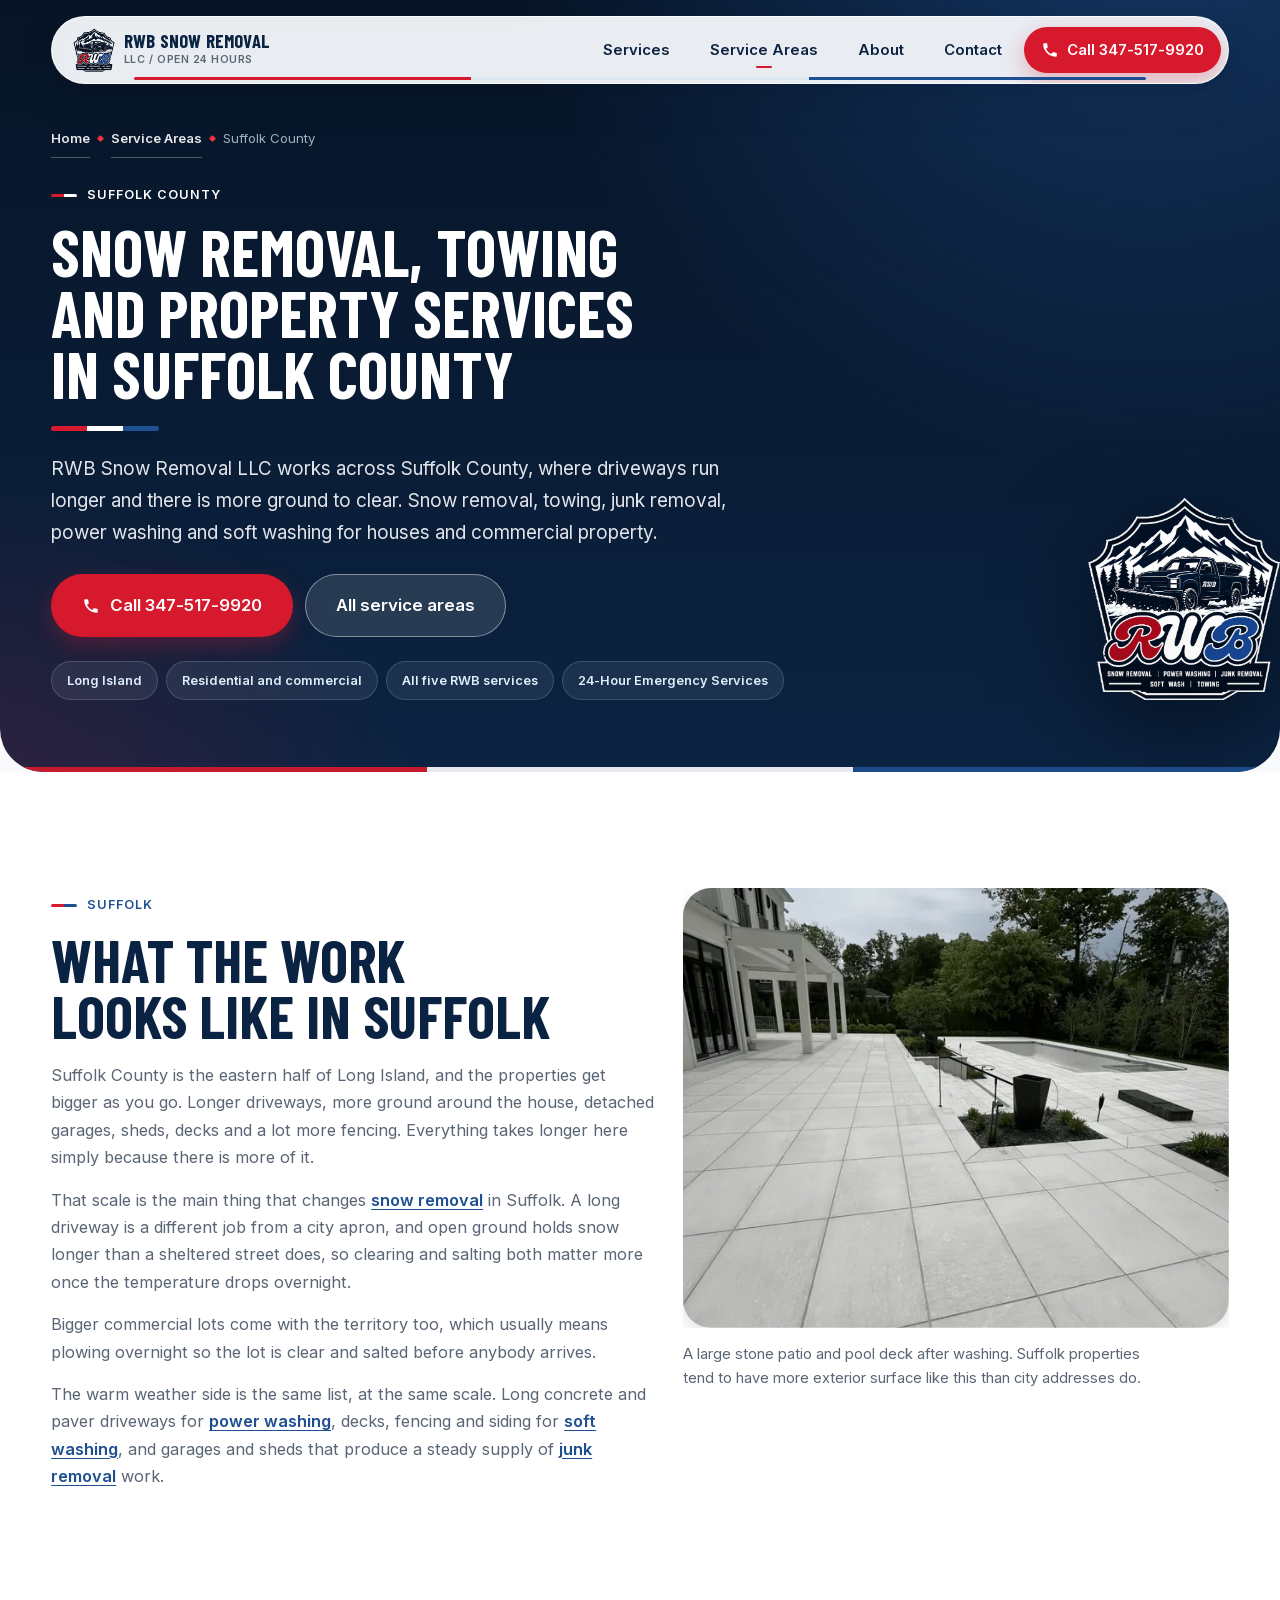
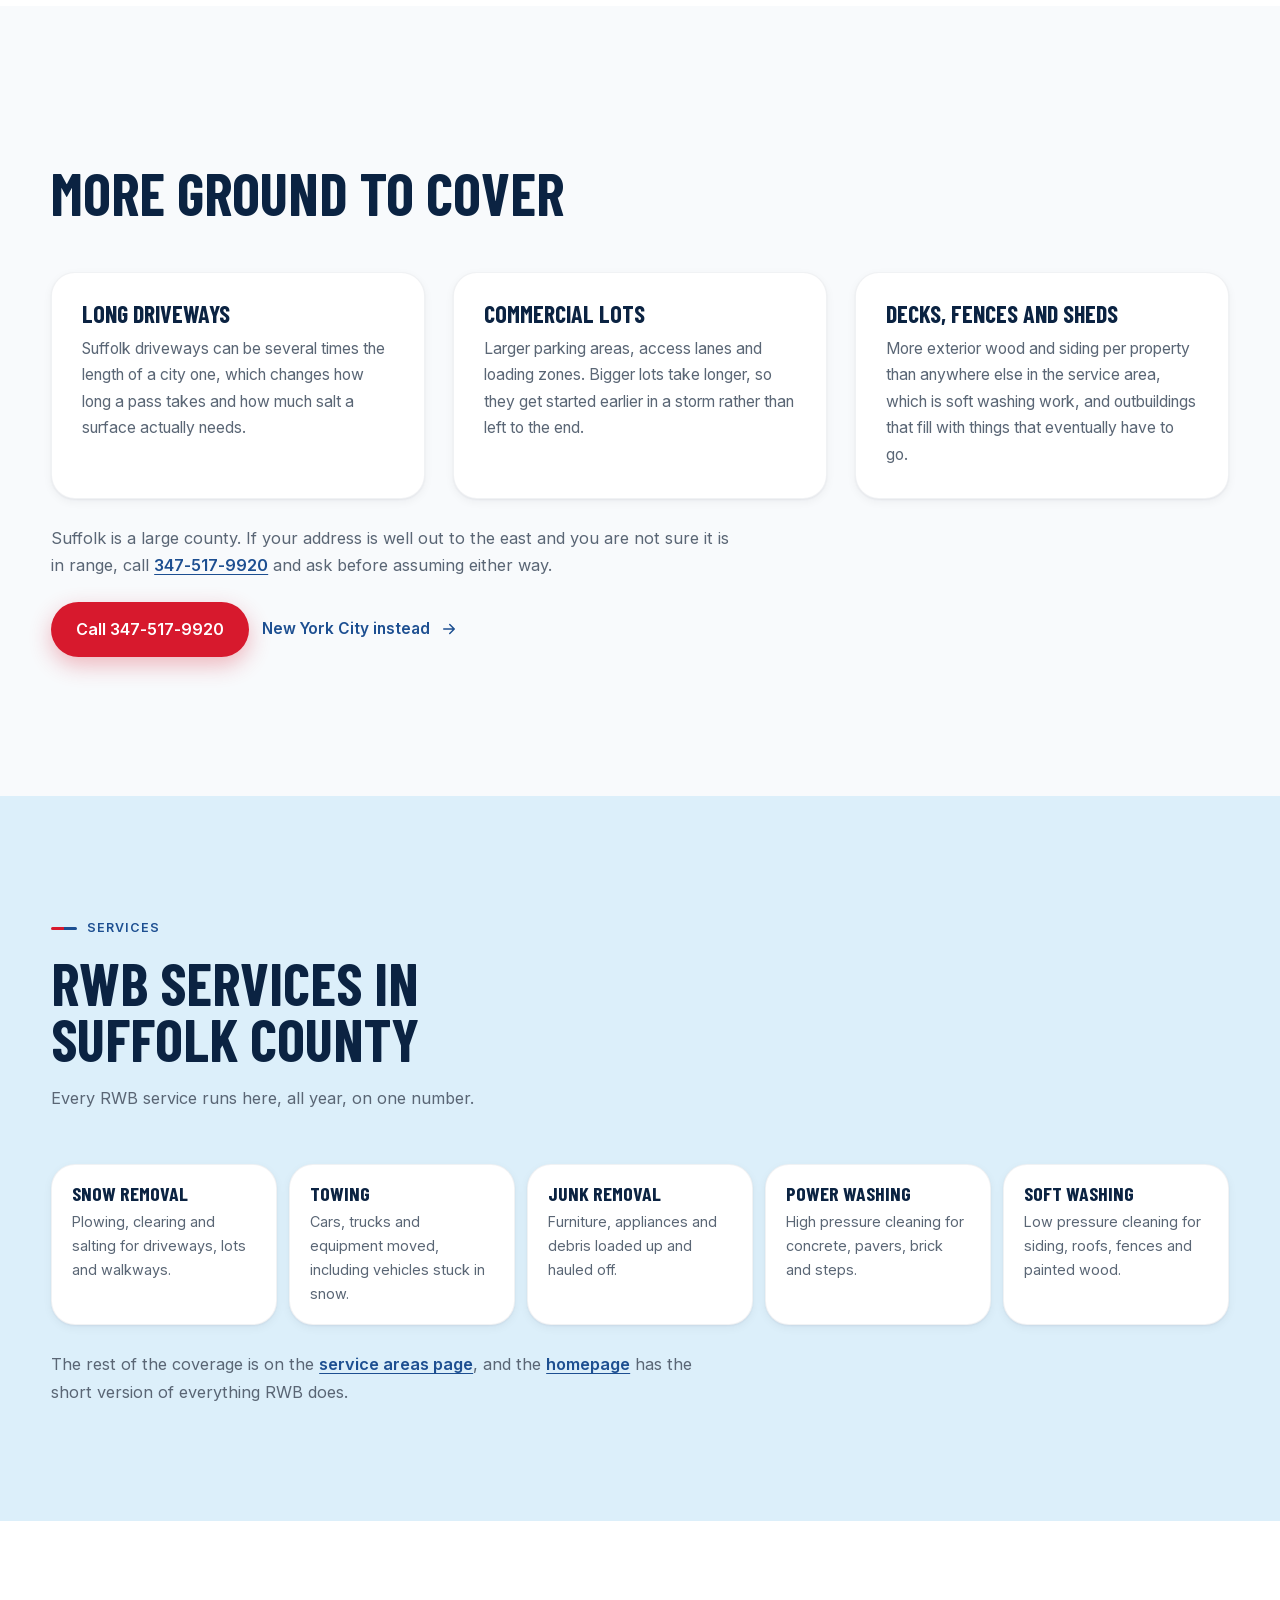
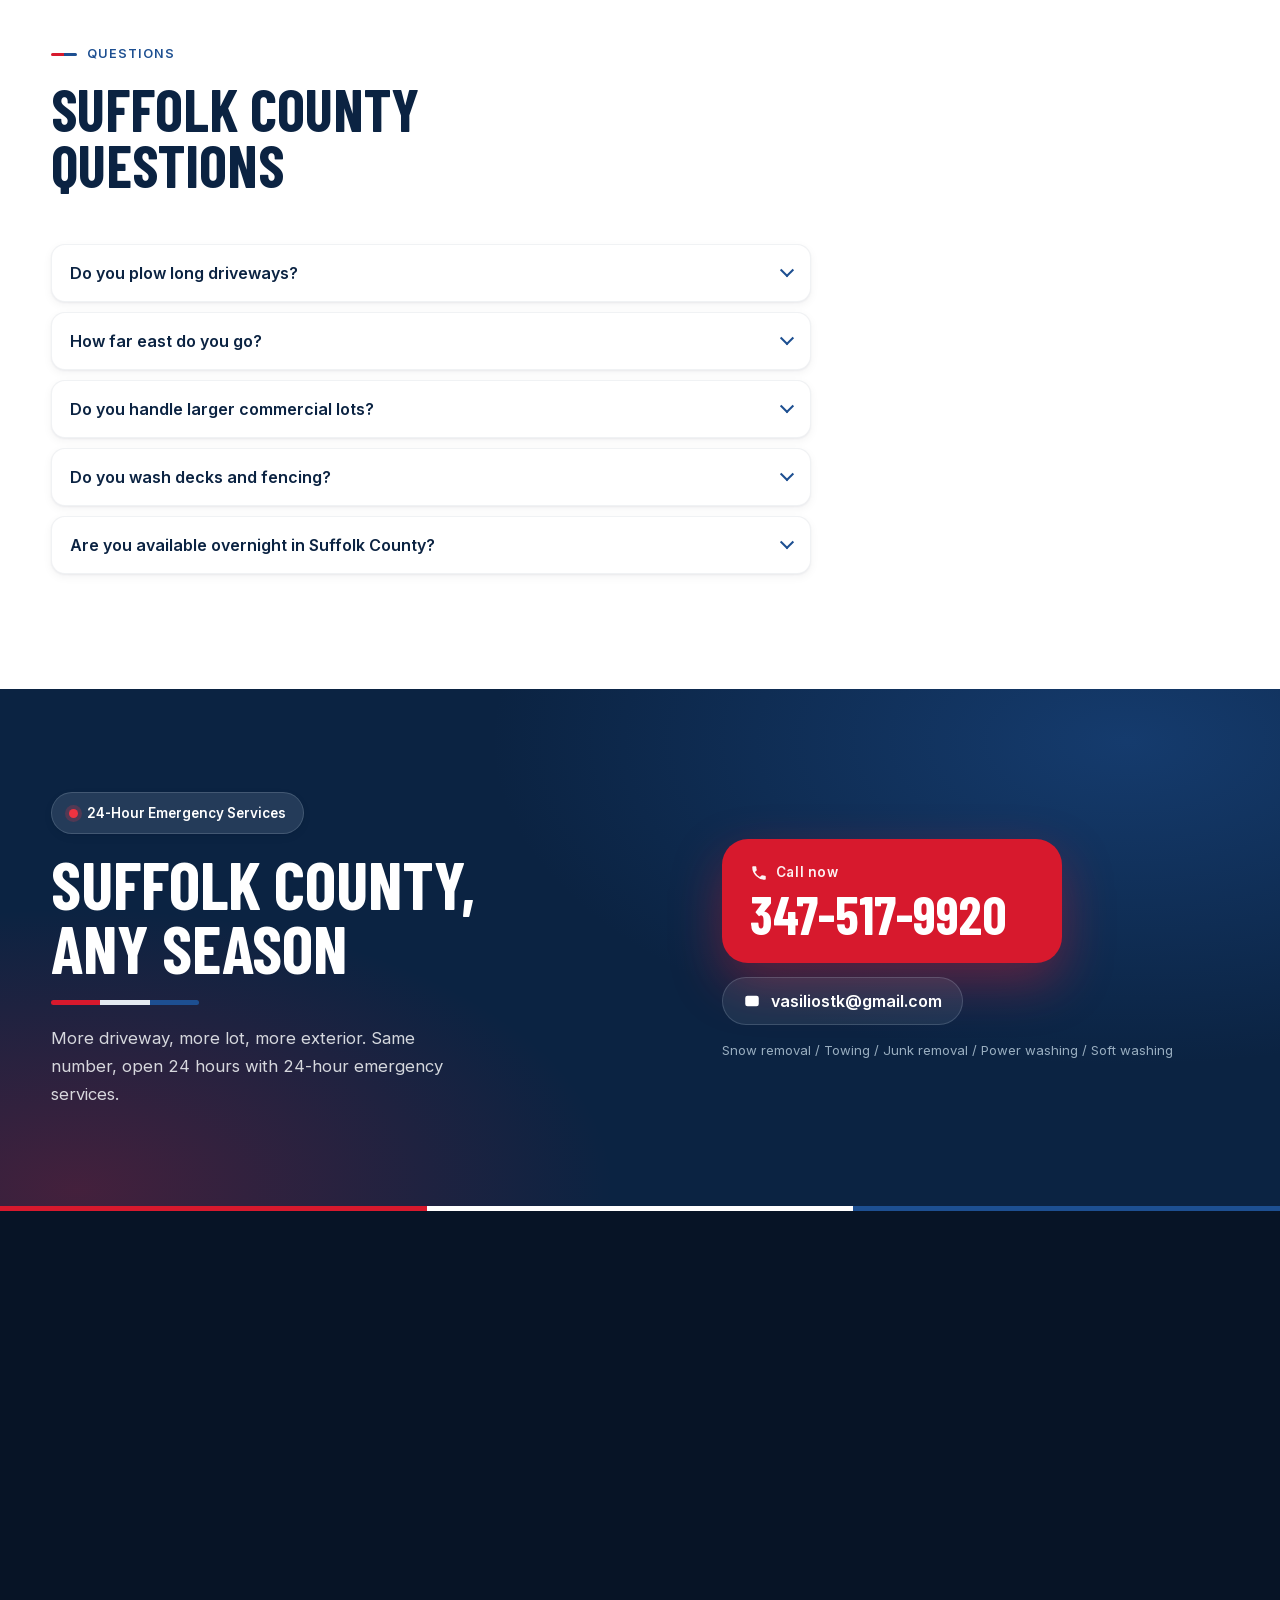
<file: service-areas/suffolk-county/index.html>
<!doctype html>
<html lang="en" class="no-js">
<head>
<meta charset="utf-8">
<meta name="viewport" content="width=device-width, initial-scale=1, viewport-fit=cover">

<title>Suffolk County Snow Removal &amp; Towing | RWB Snow Removal LLC</title>
<meta name="description" content="Snow removal, towing, junk removal, power washing and soft washing across Suffolk County, Long Island. Long driveways and commercial lots. Call RWB at 347-517-9920.">
<link rel="canonical" href="https://rwbsnowremoval.com/service-areas/suffolk-county/">
<meta name="theme-color" content="#0B2342">
<meta name="format-detection" content="telephone=yes">

<meta property="og:type" content="website">
<meta property="og:site_name" content="RWB Snow Removal LLC">
<meta property="og:title" content="Suffolk County Snow Removal &amp; Towing | RWB Snow Removal LLC">
<meta property="og:description" content="Snow removal, towing, junk removal, power washing and soft washing across Suffolk County, Long Island. Long driveways and commercial lots. Call RWB at 347-517-9920.">
<meta property="og:url" content="https://rwbsnowremoval.com/service-areas/suffolk-county/">
<meta property="og:image" content="https://rwbsnowremoval.com/assets/images/og-cover.jpg">
<meta property="og:image:width" content="1200">
<meta property="og:image:height" content="630">
<meta property="og:image:alt" content="RWB Snow Removal LLC, snow removal, towing, junk removal and exterior washing across New York City and Long Island">
<meta property="og:locale" content="en_US">
<meta name="twitter:card" content="summary_large_image">
<meta name="twitter:title" content="Suffolk County Snow Removal &amp; Towing | RWB Snow Removal LLC">
<meta name="twitter:description" content="Snow removal, towing, junk removal, power washing and soft washing across Suffolk County, Long Island. Long driveways and commercial lots. Call RWB at 347-517-9920.">
<meta name="twitter:image" content="https://rwbsnowremoval.com/assets/images/og-cover.jpg">

<link rel="icon" href="../../favicon.ico" sizes="16x16 32x32 48x48">
<link rel="icon" type="image/png" href="../../assets/images/favicon-32.png" sizes="32x32">
<link rel="apple-touch-icon" href="../../apple-touch-icon.png">

<link rel="preload" href="../../assets/fonts/barlow-condensed-700.woff2" as="font" type="font/woff2" crossorigin>
<link rel="preload" href="../../assets/fonts/inter-400.woff2" as="font" type="font/woff2" crossorigin>
<link rel="stylesheet" href="../../assets/css/style.css">
<script>(function(d){var e=d.documentElement;e.className=e.className.replace('no-js','js');try{if(!window.matchMedia('(prefers-reduced-motion: reduce)').matches){e.classList.add('motion');}}catch(err){}
/* Safety net. The scroll reveals start hidden, so if the one script file never
   arrives, show everything rather than leave the page looking empty. */
setTimeout(function(){if(e.className.indexOf('rwb-ready')>-1)return;var n=d.querySelectorAll('.reveal,.reveal-img,.area-map'),i=0;for(;i<n.length;i++){n[i].className+=' is-in';}},3000);})(document);</script>
</head>

<body>
<a class="skip-link" href="#main">Skip to content</a>

<header class="nav-shell" id="top" data-header>
  <div class="nav-bar">
    <a class="brand" href="../../" aria-label="RWB Snow Removal LLC, home">
      <picture>
        <source srcset="../../assets/images/rwb-logo-transparent.webp" type="image/webp">
        <img class="brand-mark" src="../../assets/images/rwb-logo-transparent.png" alt="" width="616" height="649" decoding="async">
      </picture>
      <span class="brand-text">
        <span class="brand-name">RWB Snow Removal</span>
        <span class="brand-sub">LLC / Open 24 hours</span>
      </span>
    </a>

    <nav class="nav" aria-label="Primary">
      <ul class="nav-list">
        <li><a href="../../#services">Services</a></li>
        <li><a href="../../service-areas/" aria-current="page">Service Areas</a></li>
        <li><a href="../../#about">About</a></li>
        <li><a href="../../contact/">Contact</a></li>
      </ul>
    </nav>

    <div class="nav-actions">
      <a class="btn btn-red btn-nav" href="tel:+13475179920">
        <svg class="ico" viewBox="0 0 24 24" aria-hidden="true" focusable="false"><path d="M6.6 10.8a15.1 15.1 0 0 0 6.6 6.6l2.2-2.2c.3-.3.7-.4 1-.2 1.2.4 2.4.6 3.6.6.6 0 1 .4 1 1V20c0 .6-.4 1-1 1A17 17 0 0 1 3 4c0-.6.4-1 1-1h3.4c.6 0 1 .4 1 1 0 1.3.2 2.5.6 3.6.1.4 0 .8-.2 1l-2.2 2.2Z"/></svg>
        <span class="nav-call-short">Call</span>
        <span class="nav-call-full">Call 347-517-9920</span>
      </a>
      <button class="nav-toggle" type="button" aria-expanded="false" aria-controls="mobile-menu" data-nav-toggle>
        <span class="nav-toggle-bars" aria-hidden="true"><i></i><i></i><i></i></span>
        <span class="nav-toggle-text">Menu</span>
      </button>
    </div>
  </div>

  <div class="mobile-menu" id="mobile-menu" data-nav-panel hidden>
    <nav aria-label="Mobile">
      <ul class="mobile-list">
        <li><a href="../../">Home</a></li>
        <li><a href="../../#services">Services</a></li>
        <li class="is-sub"><a href="../../snow-removal/">Snow removal</a></li>
        <li class="is-sub"><a href="../../towing/">Towing</a></li>
        <li class="is-sub"><a href="../../junk-removal/">Junk removal</a></li>
        <li class="is-sub"><a href="../../power-washing/">Power washing</a></li>
        <li class="is-sub"><a href="../../soft-washing/">Soft washing</a></li>
        <li><a href="../../service-areas/" aria-current="page">Service Areas</a></li>
        <li><a href="../../#about">About</a></li>
        <li><a href="../../contact/">Contact</a></li>
      </ul>
    </nav>
    <div class="mobile-foot">
      <a class="btn btn-red btn-block" href="tel:+13475179920">Call 347-517-9920</a>
      <a class="mobile-email" href="mailto:vasiliostk@gmail.com">vasiliostk@gmail.com</a>
      <p class="mobile-hours"><span class="dot" aria-hidden="true"></span>Open 24 hours, every day</p>
    </div>
  </div>
</header>

<main id="main">

  <section class="page-head">
    <div class="shell page-head-grid">
      <nav class="crumbs" aria-label="Breadcrumb">
        <ol>
          <li><a href="../../">Home</a></li>
          <li><a href="../">Service Areas</a></li>
          <li><span aria-current="page">Suffolk County</span></li>
        </ol>
      </nav>

      <p class="eyebrow eyebrow-light"><span class="eyebrow-tick" aria-hidden="true"></span>Suffolk County</p>
      <h1 class="page-title">Snow Removal, Towing and Property Services in Suffolk County</h1>
      <span class="tri-rule tri-rule-hero" aria-hidden="true"></span>
      <p class="page-lede">RWB Snow Removal LLC works across Suffolk County, where driveways run longer and there is more ground to clear. Snow removal, towing, junk removal, power washing and soft washing for houses and commercial property.</p>

      <div class="page-actions">
        <a class="btn btn-red btn-lg" href="tel:+13475179920"><svg class="ico" viewBox="0 0 24 24" aria-hidden="true" focusable="false"><path d="M6.6 10.8a15.1 15.1 0 0 0 6.6 6.6l2.2-2.2c.3-.3.7-.4 1-.2 1.2.4 2.4.6 3.6.6.6 0 1 .4 1 1V20c0 .6-.4 1-1 1A17 17 0 0 1 3 4c0-.6.4-1 1-1h3.4c.6 0 1 .4 1 1 0 1.3.2 2.5.6 3.6.1.4 0 .8-.2 1l-2.2 2.2Z"/></svg>Call 347-517-9920</a>
        <a class="btn btn-glass btn-lg" href="../">All service areas</a>
      </div>

      <ul class="page-facts">
        <li>Long Island</li>
        <li>Residential and commercial</li>
        <li>All five RWB services</li>
        <li>24-Hour Emergency Services</li>
      </ul>

      <picture>
        <source srcset="../../assets/images/rwb-logo-transparent.webp" type="image/webp">
        <img class="page-seal" src="../../assets/images/rwb-logo-transparent.png" alt=""
             width="616" height="649" loading="lazy" decoding="async">
      </picture>
    </div>
  </section>

  <section class="section bg-white" aria-labelledby="suf-work">
    <div class="shell">
      <div class="split split-2 split-media">
        <div>
          <p class="eyebrow reveal"><span class="eyebrow-tick" aria-hidden="true"></span>Suffolk</p>
          <h2 class="sec-title reveal" id="suf-work" style="--d:60ms">What the work looks like in Suffolk</h2>
          <div class="prose reveal" style="--d:120ms">
            <p>Suffolk County is the eastern half of Long Island, and the properties get bigger as you go. Longer driveways, more ground around the house, detached garages, sheds, decks and a lot more fencing. Everything takes longer here simply because there is more of it.</p>
            <p>That scale is the main thing that changes <a href="../../snow-removal/">snow removal</a> in Suffolk. A long driveway is a different job from a city apron, and open ground holds snow longer than a sheltered street does, so clearing and salting both matter more once the temperature drops overnight.</p>
            <p>Bigger commercial lots come with the territory too, which usually means plowing overnight so the lot is clear and salted before anybody arrives.</p>
            <p>The warm weather side is the same list, at the same scale. Long concrete and paver driveways for <a href="../../power-washing/">power washing</a>, decks, fencing and siding for <a href="../../soft-washing/">soft washing</a>, and garages and sheds that produce a steady supply of <a href="../../junk-removal/">junk removal</a> work.</p>
          </div>
        </div>
        <figure class="page-figure reveal-img">
          <img src="../../assets/images/pool-patio.webp"
               srcset="../../assets/images/pool-patio-640.webp 640w, ../../assets/images/pool-patio-960.webp 960w, ../../assets/images/pool-patio.webp 1350w"
               sizes="(min-width: 760px) 46vw, 92vw"
               width="1350" height="1800"
               alt="Large pale stone patio and pool deck after cleaning, with green trees behind it"
               loading="lazy" decoding="async">
          <figcaption>A large stone patio and pool deck after washing. Suffolk properties tend to have more exterior surface like this than city addresses do.</figcaption>
        </figure>
      </div>
    </div>
  </section>

  <section class="section" aria-labelledby="suf-types">
    <div class="shell">
      <div class="sec-head">
        <p class="eyebrow reveal"><span class="eyebrow-tick" aria-hidden="true"></span>Property types</p>
        <h2 class="sec-title reveal" id="suf-types" style="--d:60ms">More ground to cover</h2>
      </div>
      <div class="split split-3">
        <div class="panel reveal">
          <h3 class="panel-h">Long driveways</h3>
          <p>Suffolk driveways can be several times the length of a city one, which changes how long a pass takes and how much salt a surface actually needs.</p>
        </div>
        <div class="panel reveal" style="--d:60ms">
          <h3 class="panel-h">Commercial lots</h3>
          <p>Larger parking areas, access lanes and loading zones. Bigger lots take longer, so they get started earlier in a storm rather than left to the end.</p>
        </div>
        <div class="panel reveal" style="--d:120ms">
          <h3 class="panel-h">Decks, fences and sheds</h3>
          <p>More exterior wood and siding per property than anywhere else in the service area, which is soft washing work, and outbuildings that fill with things that eventually have to go.</p>
        </div>
      </div>
      <div class="prose reveal" style="margin-top:26px">
        <p>Suffolk is a large county. If your address is well out to the east and you are not sure it is in range, call <a href="tel:+13475179920">347-517-9920</a> and ask before assuming either way.</p>
      </div>
      <div class="page-actions" style="margin-top:22px">
        <a class="btn btn-red" href="tel:+13475179920">Call 347-517-9920</a>
        <a class="btn btn-quiet" href="../new-york-city/">New York City instead <span class="btn-arrow" aria-hidden="true"><svg viewBox="0 0 24 24" focusable="false"><path d="M5 12h13M13 6l6 6-6 6"/></svg></span></a>
      </div>
    </div>
  </section>

  <section class="section bg-ice" aria-labelledby="r-services">
    <div class="shell">
      <div class="sec-head">
        <p class="eyebrow reveal"><span class="eyebrow-tick" aria-hidden="true"></span>Services</p>
        <h2 class="sec-title reveal" id="r-services" style="--d:60ms">RWB services in Suffolk County</h2>
        <p class="lede reveal" style="--d:120ms">Every RWB service runs here, all year, on one number.</p>
      </div>
      <div class="xlinks xlinks-auto">
  <a class="xlink reveal" href="../../snow-removal/"><strong>Snow removal</strong><span>Plowing, clearing and salting for driveways, lots and walkways.</span></a>
  <a class="xlink reveal" href="../../towing/"><strong>Towing</strong><span>Cars, trucks and equipment moved, including vehicles stuck in snow.</span></a>
  <a class="xlink reveal" href="../../junk-removal/"><strong>Junk removal</strong><span>Furniture, appliances and debris loaded up and hauled off.</span></a>
  <a class="xlink reveal" href="../../power-washing/"><strong>Power washing</strong><span>High pressure cleaning for concrete, pavers, brick and steps.</span></a>
  <a class="xlink reveal" href="../../soft-washing/"><strong>Soft washing</strong><span>Low pressure cleaning for siding, roofs, fences and painted wood.</span></a>
</div>
      <div class="prose reveal" style="margin-top:26px">
        <p>The rest of the coverage is on the <a href="../">service areas page</a>, and the <a href="../../">homepage</a> has the short version of everything RWB does.</p>
      </div>
    </div>
  </section>

  <section class="section bg-white" aria-labelledby="r-faq">
    <div class="shell">
      <div class="sec-head">
        <p class="eyebrow reveal"><span class="eyebrow-tick" aria-hidden="true"></span>Questions</p>
        <h2 class="sec-title reveal" id="r-faq" style="--d:60ms">Suffolk County questions</h2>
      </div>
      <div class="faq">
  <details>
    <summary>Do you plow long driveways?</summary>
    <div class="faq-body">
      <p>Yes. Long driveways are normal in Suffolk. They take longer than a city apron and usually need more salt, which is worth mentioning when you call.</p>
    </div>
  </details>
  <details>
    <summary>How far east do you go?</summary>
    <div class="faq-body">
      <p>Suffolk County is covered, but it is a big county. If your address is well out east, call 347-517-9920 and check rather than assuming either way.</p>
    </div>
  </details>
  <details>
    <summary>Do you handle larger commercial lots?</summary>
    <div class="faq-body">
      <p>Yes. Bigger parking areas, access lanes and loading zones are part of the commercial snow work, and larger lots get started earlier in a storm.</p>
    </div>
  </details>
  <details>
    <summary>Do you wash decks and fencing?</summary>
    <div class="faq-body">
      <p>Wood, fencing and siding are soft washing work, done at low pressure so the surface is cleaned rather than damaged. Concrete and paver driveways take pressure instead.</p>
    </div>
  </details>
  <details>
    <summary>Are you available overnight in Suffolk County?</summary>
    <div class="faq-body">
      <p>RWB is open 24 hours and provides 24-hour emergency services everywhere it works.</p>
    </div>
  </details>
</div>
    </div>
  </section>

  <section class="final" id="contact-cta" aria-labelledby="final-h">
    <div class="shell final-grid">
      <div class="final-copy">
        <span class="status-badge status-badge-dark">
          <span class="status-dot"></span>
          24-Hour Emergency Services
        </span>
        <h2 class="final-title reveal" style="--d:40ms" id="final-h">Suffolk County, any season</h2>
        <span class="tri-rule tri-rule-wide reveal" style="--d:80ms" aria-hidden="true"></span>
        <p class="final-sub reveal" style="--d:120ms">More driveway, more lot, more exterior. Same number, open 24 hours with 24-hour emergency services.</p>
      </div>

      <div class="final-actions reveal" style="--d:160ms">
        <a class="final-phone" href="tel:+13475179920">
          <span class="final-phone-label">
            <svg class="ico" viewBox="0 0 24 24" aria-hidden="true" focusable="false"><path d="M6.6 10.8a15.1 15.1 0 0 0 6.6 6.6l2.2-2.2c.3-.3.7-.4 1-.2 1.2.4 2.4.6 3.6.6.6 0 1 .4 1 1V20c0 .6-.4 1-1 1A17 17 0 0 1 3 4c0-.6.4-1 1-1h3.4c.6 0 1 .4 1 1 0 1.3.2 2.5.6 3.6.1.4 0 .8-.2 1l-2.2 2.2Z"/></svg>
            Call now
          </span>
          <span class="final-phone-number">347-517-9920</span>
        </a>
        <a class="final-email" href="mailto:vasiliostk@gmail.com">
          <svg class="ico" viewBox="0 0 24 24" aria-hidden="true" focusable="false"><rect x="3" y="5" width="18" height="14" rx="3"/><path d="m3.8 7 8.2 6 8.2-6"/></svg>
          vasiliostk@gmail.com
        </a>
        <p class="final-note">Snow removal / Towing / Junk removal / Power washing / Soft washing</p>
      </div>
    </div>
  </section>

</main>

<footer class="site-footer">
  <div class="shell footer-grid">
    <div class="footer-brand">
      <picture>
        <source srcset="../../assets/images/rwb-logo-transparent.webp" type="image/webp">
        <img class="footer-logo" src="../../assets/images/rwb-logo-transparent.png" width="616" height="649"
             alt="RWB Snow Removal LLC logo" loading="lazy" decoding="async">
      </picture>
      <h2 class="footer-h">RWB Snow Removal LLC</h2>
      <p class="footer-tag">Snow removal, towing, junk removal, power washing and soft washing across New York City and Long Island. Open 24 hours, with 24-hour emergency services.</p>
      <span class="tri-rule tri-rule-wide" aria-hidden="true"></span>
    </div>

    <nav class="footer-col" aria-label="Services">
      <h2 class="footer-h">Services</h2>
      <ul>
        <li><a href="../../snow-removal/">Snow removal</a></li>
        <li><a href="../../towing/">Towing</a></li>
        <li><a href="../../junk-removal/">Junk removal</a></li>
        <li><a href="../../power-washing/">Power washing</a></li>
        <li><a href="../../soft-washing/">Soft washing</a></li>
      </ul>
    </nav>

    <nav class="footer-col" aria-label="Service areas">
      <h2 class="footer-h">Service area</h2>
      <ul>
        <li><a href="../../service-areas/new-york-city/">New York City</a></li>
        <li><a href="../../service-areas/nassau-county/">Nassau County</a></li>
        <li><a href="../../service-areas/suffolk-county/">Suffolk County</a></li>
        <li><a href="../../service-areas/">All service areas</a></li>
      </ul>
      <p class="footer-note">Brooklyn, Queens, Manhattan, The Bronx, Staten Island, Nassau County and Suffolk County.</p>
    </nav>

    <div class="footer-col">
      <h2 class="footer-h">Contact</h2>
      <ul>
        <li><a class="footer-phone" href="tel:+13475179920">347-517-9920</a></li>
        <li><a href="mailto:vasiliostk@gmail.com">vasiliostk@gmail.com</a></li>
        <li class="footer-plain">Open 24 hours, every day</li>
        <li class="footer-plain">24-Hour Emergency Services</li>
        <li><a href="../../contact/">Contact RWB</a></li>
      </ul>
    </div>
  </div>

  <div class="shell footer-bottom">
    <p>&copy; <span data-year>2026</span> RWB Snow Removal LLC. All rights reserved.</p>
    <p class="footer-credit">Website by Bellmore Web Design</p>
  </div>
</footer>

<div class="callbar" data-callbar>
  <a class="callbar-link" href="tel:+13475179920">
    <svg class="ico" viewBox="0 0 24 24" aria-hidden="true" focusable="false"><path d="M6.6 10.8a15.1 15.1 0 0 0 6.6 6.6l2.2-2.2c.3-.3.7-.4 1-.2 1.2.4 2.4.6 3.6.6.6 0 1 .4 1 1V20c0 .6-.4 1-1 1A17 17 0 0 1 3 4c0-.6.4-1 1-1h3.4c.6 0 1 .4 1 1 0 1.3.2 2.5.6 3.6.1.4 0 .8-.2 1l-2.2 2.2Z"/></svg>
    <span class="callbar-text"><strong>Call 347-517-9920</strong><small>Open 24 hours</small></span>
  </a>
</div>

<script type="application/ld+json">
{
  "@context": "https://schema.org",
  "@graph": [
{
      "@type": "LocalBusiness",
      "@id": "https://rwbsnowremoval.com/#business",
      "name": "RWB Snow Removal LLC",
      "legalName": "RWB Snow Removal LLC",
      "alternateName": "RWB Snow Removal",
      "url": "https://rwbsnowremoval.com/",
      "image": "https://rwbsnowremoval.com/assets/images/og-cover.jpg",
      "logo": {
        "@type": "ImageObject",
        "url": "https://rwbsnowremoval.com/assets/images/rwb-logo.webp",
        "width": 618,
        "height": 653
      },
      "telephone": "+1-347-517-9920",
      "email": "vasiliostk@gmail.com",
      "description": "RWB Snow Removal LLC provides snow removal, towing, junk removal, power washing and soft washing for residential and commercial property across all five New York City boroughs, Nassau County and Suffolk County. Open 24 hours, with 24-hour emergency services.",
      "address": {"@type": "PostalAddress", "addressRegion": "NY", "addressCountry": "US"},
      "openingHoursSpecification": [{
        "@type": "OpeningHoursSpecification",
        "dayOfWeek": ["Monday","Tuesday","Wednesday","Thursday","Friday","Saturday","Sunday"],
        "opens": "00:00",
        "closes": "23:59"
      }],
      "areaServed": [
      {"@type": "City", "name": "New York City", "containedInPlace": {"@type": "State", "name": "New York"}},
      {"@type": "AdministrativeArea", "name": "Brooklyn, New York"},
      {"@type": "AdministrativeArea", "name": "Queens, New York"},
      {"@type": "AdministrativeArea", "name": "Manhattan, New York"},
      {"@type": "AdministrativeArea", "name": "The Bronx, New York"},
      {"@type": "AdministrativeArea", "name": "Staten Island, New York"},
      {"@type": "AdministrativeArea", "name": "Nassau County, New York"},
      {"@type": "AdministrativeArea", "name": "Suffolk County, New York"},
      {"@type": "AdministrativeArea", "name": "Long Island, New York"}
      ],
      "knowsAbout": ["Snow removal","Snow plowing","Towing","Junk removal","Power washing","Soft washing"],
      "hasOfferCatalog": {
        "@type": "OfferCatalog",
        "name": "RWB Snow Removal LLC services",
        "itemListElement": [
        {"@type": "Offer", "itemOffered": {"@type": "Service", "name": "Snow removal", "serviceType": "Snow removal", "url": "https://rwbsnowremoval.com/snow-removal/", "provider": {"@id": "https://rwbsnowremoval.com/#business"}}},
        {"@type": "Offer", "itemOffered": {"@type": "Service", "name": "Towing", "serviceType": "Towing", "url": "https://rwbsnowremoval.com/towing/", "provider": {"@id": "https://rwbsnowremoval.com/#business"}}},
        {"@type": "Offer", "itemOffered": {"@type": "Service", "name": "Junk removal", "serviceType": "Junk removal", "url": "https://rwbsnowremoval.com/junk-removal/", "provider": {"@id": "https://rwbsnowremoval.com/#business"}}},
        {"@type": "Offer", "itemOffered": {"@type": "Service", "name": "Power washing", "serviceType": "Power washing", "url": "https://rwbsnowremoval.com/power-washing/", "provider": {"@id": "https://rwbsnowremoval.com/#business"}}},
        {"@type": "Offer", "itemOffered": {"@type": "Service", "name": "Soft washing", "serviceType": "Soft washing", "url": "https://rwbsnowremoval.com/soft-washing/", "provider": {"@id": "https://rwbsnowremoval.com/#business"}}}
        ]
      }
    },
    {
      "@type": "WebSite",
      "@id": "https://rwbsnowremoval.com/#website",
      "url": "https://rwbsnowremoval.com/",
      "name": "RWB Snow Removal LLC",
      "description": "RWB Snow Removal LLC provides snow removal, towing, junk removal, power washing and soft washing for residential and commercial property across all five New York City boroughs, Nassau County and Suffolk County. Open 24 hours, with 24-hour emergency services.",
      "publisher": {"@id": "https://rwbsnowremoval.com/#business"},
      "inLanguage": "en-US"
    },
    {
      "@type": "WebPage",
      "@id": "https://rwbsnowremoval.com/service-areas/suffolk-county/#webpage",
      "url": "https://rwbsnowremoval.com/service-areas/suffolk-county/",
      "name": "Suffolk County Snow Removal & Towing | RWB Snow Removal LLC",
      "description": "Snow removal, towing, junk removal, power washing and soft washing across Suffolk County, Long Island. Long driveways and commercial lots. Call RWB at 347-517-9920.",
      "isPartOf": {"@id": "https://rwbsnowremoval.com/#website"},
      "about": {"@id": "https://rwbsnowremoval.com/#business"},
      "primaryImageOfPage": {"@type": "ImageObject", "url": "https://rwbsnowremoval.com/assets/images/og-cover.jpg"},
      "inLanguage": "en-US",
      "breadcrumb": {"@id": "https://rwbsnowremoval.com/service-areas/suffolk-county/#breadcrumb"}
    },
    {
      "@type": "BreadcrumbList",
      "@id": "https://rwbsnowremoval.com/service-areas/suffolk-county/#breadcrumb",
      "itemListElement": [
        {"@type": "ListItem", "position": 1, "name": "Home", "item": "https://rwbsnowremoval.com/"},
        {"@type": "ListItem", "position": 2, "name": "Service Areas", "item": "https://rwbsnowremoval.com/service-areas/"},
        {"@type": "ListItem", "position": 3, "name": "Suffolk County", "item": "https://rwbsnowremoval.com/service-areas/suffolk-county/"}
      ]
    },
    {
      "@type": "Service",
      "@id": "https://rwbsnowremoval.com/service-areas/suffolk-county/#service",
      "name": "Snow removal, towing, junk removal, power washing and soft washing in Suffolk County",
      "serviceType": "Property services",
      "description": "RWB Snow Removal LLC provides snow removal, towing, junk removal, power washing and soft washing for residential and commercial property throughout Suffolk County, New York.",
      "url": "https://rwbsnowremoval.com/service-areas/suffolk-county/",
      "provider": {"@id": "https://rwbsnowremoval.com/#business"},
      "areaServed": [
      {"@type": "AdministrativeArea", "name": "Suffolk County, New York"},
      {"@type": "AdministrativeArea", "name": "Long Island, New York"}
      ],
      "hasOfferCatalog": {
        "@type": "OfferCatalog",
        "name": "Snow removal, towing, junk removal, power washing and soft washing in Suffolk County",
        "itemListElement": [
          {"@type": "Offer", "itemOffered": {"@type": "Service", "name": "Snow removal"}},
          {"@type": "Offer", "itemOffered": {"@type": "Service", "name": "Towing"}},
          {"@type": "Offer", "itemOffered": {"@type": "Service", "name": "Junk removal"}},
          {"@type": "Offer", "itemOffered": {"@type": "Service", "name": "Power washing"}},
          {"@type": "Offer", "itemOffered": {"@type": "Service", "name": "Soft washing"}}
        ]
      }
    }
  ]
}
</script>

<script src="../../assets/js/main.js" defer></script>
</body>
</html>
</file>
<file: assets/css/style.css>
/* ==========================================================================
   RWB Snow Removal LLC
   Modern American workwear. Hand built, no framework, no build step.

   1.  Fonts
   2.  Tokens and reset
   3.  Typography and shared parts
   4.  Buttons
   5.  Navigation
   6.  Hero
   7.  Trust strip
   8.  Services and the RWB service truck
   9.  Seasonal transformation
   10. See the difference, annotations, project reel
   11. About
   12. Service area
   13. Final call
   14. Footer and mobile call bar
   15. Ribbon, reveals, motion
   16. Breakpoints
   17. Reduced motion
   ========================================================================== */

/* 1. Fonts ---------------------------------------------------------------- */
@font-face {
  font-family: "Barlow Condensed";
  font-style: normal; font-weight: 600; font-display: swap;
  src: url("../fonts/barlow-condensed-600.woff2") format("woff2");
}
@font-face {
  font-family: "Barlow Condensed";
  font-style: normal; font-weight: 700; font-display: swap;
  src: url("../fonts/barlow-condensed-700.woff2") format("woff2");
}
@font-face {
  font-family: "Inter";
  font-style: normal; font-weight: 400; font-display: swap;
  src: url("../fonts/inter-400.woff2") format("woff2");
}
@font-face {
  font-family: "Inter";
  font-style: normal; font-weight: 600; font-display: swap;
  src: url("../fonts/inter-600.woff2") format("woff2");
}

/* 2. Tokens and reset ----------------------------------------------------- */
:root {
  --midnight: #071426;
  --navy: #0B2342;
  --blue: #1D4F91;
  --blue-soft: #E8F1FB;
  --red: #D7192D;
  --red-bright: #EF3340;
  --red-hover: #E52436;
  --red-soft: #FDECEE;
  --white: #F8FAFC;
  --warm: #F3F0EA;
  --ice: #DCEFFA;
  --steel: #6F7C8C;
  --slate: #5A6675;
  --charcoal: #17202B;

  --line: rgba(11, 35, 66, .1);
  --line-soft: rgba(11, 35, 66, .06);
  --line-dark: rgba(220, 239, 250, .16);

  --display: "Barlow Condensed", "Oswald", "Archivo Narrow", "Arial Narrow", Arial, sans-serif;
  --body: "Inter", system-ui, -apple-system, "Segoe UI", Roboto, "Helvetica Neue", Arial, sans-serif;

  --r-pill: 999px;
  --r-card: 24px;
  --r-img: 28px;
  --r-sm: 14px;

  --sh-sm: 0 1px 2px rgba(7, 20, 38, .05), 0 3px 10px rgba(7, 20, 38, .05);
  --sh-md: 0 2px 6px rgba(7, 20, 38, .05), 0 14px 34px rgba(7, 20, 38, .09);
  --sh-lg: 0 6px 16px rgba(7, 20, 38, .07), 0 34px 70px rgba(7, 20, 38, .14);
  --sh-red: 0 8px 22px rgba(215, 25, 45, .3);

  --nav-h: 58px;
  --nav-top: 12px;
  --gutter: clamp(16px, 4vw, 56px);
  --maxw: 1280px;
  --ease: cubic-bezier(.22, .78, .26, 1);
}

*, *::before, *::after { box-sizing: border-box; }
[hidden] { display: none !important; }
picture { display: contents; }

html {
  scroll-behavior: smooth;
  scroll-padding-top: calc(var(--nav-top) + var(--nav-h) + 18px);
  -webkit-text-size-adjust: 100%;
}

body {
  margin: 0;
  background: var(--white);
  color: var(--charcoal);
  font-family: var(--body);
  font-size: 1rem;
  line-height: 1.68;
  overflow-x: hidden;
  -webkit-font-smoothing: antialiased;
}

img, svg, video { display: block; max-width: 100%; }
img, video { height: auto; }

h1, h2, h3 {
  font-family: var(--display);
  font-weight: 700;
  color: var(--navy);
  text-transform: uppercase;
  line-height: .95;
  letter-spacing: 0;
  margin: 0;
  text-wrap: balance;
}

p { margin: 0; }
ul, ol { margin: 0; padding: 0; list-style: none; }
a { color: inherit; }

::selection { background: var(--red); color: #fff; }

:focus-visible {
  outline: 3px solid var(--blue);
  outline-offset: 3px;
  border-radius: 6px;
}

.skip-link {
  position: absolute;
  left: 14px; top: -80px;
  z-index: 300;
  background: var(--red);
  color: #fff;
  font-weight: 600;
  padding: 12px 20px;
  border-radius: var(--r-pill);
  transition: top .18s ease;
}
.skip-link:focus { top: 14px; }

/* 3. Typography and shared parts ------------------------------------------ */
.shell {
  width: 100%;
  max-width: var(--maxw);
  margin-inline: auto;
  padding-inline: var(--gutter);
}

.section {
  position: relative;
  padding-block: clamp(64px, 9vw, 132px);
  overflow: clip;
}

.sec-head { max-width: 60ch; margin-bottom: clamp(32px, 4vw, 56px); }
.sec-head-wide {
  display: grid;
  gap: clamp(16px, 2.4vw, 40px);
  max-width: none;
  align-items: end;
}

.eyebrow {
  display: inline-flex;
  align-items: center;
  gap: 10px;
  font-size: .78rem;
  font-weight: 600;
  letter-spacing: .08em;
  text-transform: uppercase;
  color: var(--blue);
  margin-bottom: 16px;
}
.eyebrow-light { color: #fff; }
.eyebrow-tick {
  width: 26px; height: 3px;
  border-radius: 2px;
  background: linear-gradient(90deg, var(--red) 0 50%, var(--blue) 50%);
  flex: none;
}
.eyebrow-light .eyebrow-tick { background: linear-gradient(90deg, var(--red) 0 50%, #fff 50%); }

.sec-title {
  font-size: clamp(2.05rem, 4.9vw, 3.7rem);
  margin-bottom: 18px;
}

.lede {
  font-size: clamp(1.02rem, 1.25vw, 1.16rem);
  color: var(--slate);
  max-width: 54ch;
}

.tri-rule {
  display: block;
  width: 108px; height: 5px;
  border-radius: 3px;
  overflow: hidden;
  background: linear-gradient(90deg, var(--red) 0 33.34%, #E4EAF1 33.34% 66.67%, var(--blue) 66.67%);
  margin-block: 20px;
}
.tri-rule-wide { width: 148px; }
.tri-rule-hero {
  background: linear-gradient(90deg, var(--red) 0 33.34%, #fff 33.34% 66.67%, var(--blue) 66.67%);
  box-shadow: 0 4px 14px rgba(7, 20, 38, .35);
  margin-block: 22px;
}

.ribbon-chip {
  display: inline-flex;
  gap: 3px;
  flex: none;
}
.ribbon-chip i { display: block; width: 5px; height: 16px; border-radius: 3px; }
.ribbon-chip i:nth-child(1) { background: var(--red); }
.ribbon-chip i:nth-child(2) { background: #fff; }
.ribbon-chip i:nth-child(3) { background: var(--blue); }

.status-badge {
  display: inline-flex;
  align-items: center;
  gap: 9px;
  padding: 9px 17px;
  border-radius: var(--r-pill);
  background: rgba(248, 250, 252, .95);
  color: var(--navy);
  font-size: .84rem;
  font-weight: 600;
  box-shadow: var(--sh-sm);
  border: 1px solid rgba(255, 255, 255, .8);
}
.status-badge-dark {
  background: rgba(220, 239, 250, .12);
  border-color: var(--line-dark);
  color: #fff;
}
.status-dot {
  width: 9px; height: 9px;
  border-radius: 50%;
  background: var(--red-bright);
  box-shadow: 0 0 0 4px rgba(239, 51, 64, .22);
  flex: none;
}

.ico { width: 20px; height: 20px; fill: currentColor; flex: none; }

/* 4. Buttons -------------------------------------------------------------- */
.btn {
  display: inline-flex;
  align-items: center;
  justify-content: center;
  gap: 10px;
  min-height: 50px;
  padding: 13px 24px;
  border: 1px solid transparent;
  border-radius: var(--r-pill);
  font-family: var(--body);
  font-size: 1rem;
  font-weight: 600;
  letter-spacing: 0;
  text-decoration: none;
  cursor: pointer;
  transition: transform .24s var(--ease), box-shadow .24s var(--ease),
              background-color .2s ease, border-color .2s ease, color .2s ease;
}
.btn-lg { min-height: 58px; padding: 16px 30px; font-size: 1.06rem; }
.btn-block { width: 100%; }

.btn-red { background: var(--red); color: #fff; box-shadow: var(--sh-red); }
.btn-red:hover, .btn-red:focus-visible {
  background: var(--red-hover);
  transform: translateY(-2px);
  box-shadow: 0 14px 30px rgba(215, 25, 45, .36);
}
.btn-red:active { transform: translateY(0); }

.btn-glass {
  background: rgba(248, 250, 252, .12);
  color: #fff;
  border-color: rgba(248, 250, 252, .45);
  backdrop-filter: blur(10px);
}
.btn-glass:hover, .btn-glass:focus-visible {
  background: rgba(248, 250, 252, .96);
  color: var(--navy);
  border-color: transparent;
  transform: translateY(-2px);
  box-shadow: var(--sh-md);
}

.btn-quiet {
  min-height: 44px;
  padding: 10px 0;
  background: none;
  color: var(--blue);
  font-size: .96rem;
}
.btn-quiet:hover, .btn-quiet:focus-visible { color: var(--red); }

.btn-arrow { display: inline-flex; }
.btn-arrow svg {
  width: 18px; height: 18px;
  fill: none;
  stroke: currentColor;
  stroke-width: 2;
  stroke-linecap: round;
  stroke-linejoin: round;
  transition: transform .24s var(--ease);
}
.btn:hover .btn-arrow svg, .btn:focus-visible .btn-arrow svg { transform: translateX(5px); }

/* 5. Navigation ----------------------------------------------------------- */
.nav-shell {
  position: fixed;
  inset: var(--nav-top) 0 auto 0;
  z-index: 100;
  padding-inline: var(--gutter);
  pointer-events: none;
}

.nav-bar {
  position: relative;
  pointer-events: auto;
  display: flex;
  align-items: center;
  gap: 10px;
  max-width: var(--maxw);
  margin-inline: auto;
  min-height: var(--nav-h);
  padding: 7px 7px 7px 12px;
  border-radius: var(--r-pill);
  background: rgba(248, 250, 252, .94);
  border: 1px solid rgba(255, 255, 255, .8);
  box-shadow: 0 2px 8px rgba(7, 20, 38, .07), 0 16px 40px rgba(7, 20, 38, .13);
  backdrop-filter: blur(18px) saturate(1.6);
  overflow: hidden;
  transition: background-color .3s ease, box-shadow .3s ease;
}
/* Tricolour underline. The middle band is tinted rather than pure white so it
   still reads as three bands against the near white bar. */
.nav-bar::after {
  content: "";
  position: absolute;
  left: 7%; right: 7%; bottom: 3px;
  height: 3px;
  border-radius: 3px;
  background: linear-gradient(90deg, var(--red) 0 33.34%, #DDE5EE 33.34% 66.67%, var(--blue) 66.67%);
}
.is-stuck .nav-bar {
  background: rgba(248, 250, 252, .82);
  box-shadow: 0 2px 8px rgba(7, 20, 38, .06), 0 12px 30px rgba(7, 20, 38, .1);
}

.brand {
  display: flex;
  align-items: center;
  gap: 9px;
  margin-right: auto;
  min-width: 0;
  min-height: 44px;
  padding-block: 4px;
  text-decoration: none;
}
.brand-mark { width: auto; height: 34px; }
.brand-text { display: flex; flex-direction: column; min-width: 0; overflow: hidden; }
.brand-name {
  font-family: var(--display);
  font-size: 1.06rem;
  font-weight: 700;
  line-height: 1.05;
  letter-spacing: .01em;
  text-transform: uppercase;
  color: var(--navy);
  white-space: nowrap;
}
.brand-sub {
  display: none;
  font-size: .66rem;
  font-weight: 600;
  letter-spacing: .05em;
  text-transform: uppercase;
  color: var(--slate);
  white-space: nowrap;
}

.nav { display: none; }
.nav-list { display: flex; align-items: center; gap: clamp(6px, 1.4vw, 16px); }
.nav-list a {
  position: relative;
  display: flex;
  align-items: center;
  min-height: 44px;
  padding: 8px 12px;
  border-radius: var(--r-pill);
  font-size: .93rem;
  font-weight: 600;
  text-decoration: none;
  color: var(--navy);
  transition: background-color .2s ease, color .2s ease;
}
.nav-list a::after {
  content: "";
  position: absolute;
  left: 50%; bottom: 4px;
  width: 16px; height: 2px;
  border-radius: 2px;
  background: var(--red);
  transform: translateX(-50%) scaleX(0);
  transition: transform .26s var(--ease);
}
.nav-list a:hover { background: var(--blue-soft); }
.nav-list a:hover::after, .nav-list a[aria-current]::after { transform: translateX(-50%) scaleX(1); }

.nav-actions { display: flex; align-items: center; gap: 7px; }
.btn-nav { min-height: 44px; padding: 10px 16px; font-size: .93rem; gap: 8px; }
.nav-call-full { display: none; }
.ico { width: 18px; height: 18px; }

.nav-toggle {
  display: inline-flex;
  align-items: center;
  gap: 8px;
  min-height: 44px;
  min-width: 44px;
  justify-content: center;
  padding: 8px 12px;
  background: #fff;
  border: 1px solid var(--line);
  border-radius: var(--r-pill);
  color: var(--navy);
  font-family: var(--body);
  font-size: .9rem;
  font-weight: 600;
  cursor: pointer;
  transition: background-color .2s ease, border-color .2s ease;
}
.nav-toggle:hover { background: var(--blue-soft); }
.nav-toggle-bars { display: grid; gap: 4px; width: 17px; }
.nav-toggle-bars i {
  display: block; height: 2px; border-radius: 2px;
  background: currentColor;
  transition: transform .28s var(--ease), opacity .2s ease;
}
.nav-toggle[aria-expanded="true"] .nav-toggle-bars i:nth-child(1) { transform: translateY(6px) rotate(45deg); }
.nav-toggle[aria-expanded="true"] .nav-toggle-bars i:nth-child(2) { opacity: 0; }
.nav-toggle[aria-expanded="true"] .nav-toggle-bars i:nth-child(3) { transform: translateY(-6px) rotate(-45deg); }

.mobile-menu {
  position: fixed;
  top: calc(var(--nav-top) + var(--nav-h) + 10px);
  left: var(--gutter);
  right: var(--gutter);
  z-index: 99;
  max-height: calc(100svh - var(--nav-top) - var(--nav-h) - 26px);
  overflow-y: auto;
  padding: 12px;
  border-radius: 26px;
  background: #fff;
  box-shadow: var(--sh-lg);
  opacity: 0;
  transform: translateY(-10px) scale(.985);
  transform-origin: top center;
  transition: opacity .24s ease, transform .24s var(--ease);
}
.mobile-menu::before {
  content: "";
  position: fixed;
  inset: 0;
  z-index: -1;
  background: rgba(7, 20, 38, .45);
  opacity: 0;
  transition: opacity .24s ease;
}
.mobile-menu.is-open { opacity: 1; transform: none; }
.mobile-menu.is-open::before { opacity: 1; }

.mobile-list { margin-bottom: 12px; }
.mobile-list a {
  display: flex;
  align-items: center;
  min-height: 52px;
  padding: 8px 14px;
  border-radius: 16px;
  font-family: var(--display);
  font-size: 1.5rem;
  font-weight: 700;
  text-transform: uppercase;
  text-decoration: none;
  color: var(--navy);
  transition: background-color .18s ease;
}
.mobile-list a:hover { background: var(--blue-soft); }

.mobile-foot {
  display: grid;
  gap: 10px;
  padding: 14px 12px 8px;
  border-top: 1px solid var(--line-soft);
}
.mobile-email {
  display: inline-flex;
  align-items: center;
  min-height: 44px;
  color: var(--blue);
  font-weight: 600;
  text-decoration: none;
}
.mobile-hours {
  display: flex;
  align-items: center;
  gap: 8px;
  font-size: .86rem;
  color: var(--slate);
}
.mobile-hours .dot {
  width: 8px; height: 8px; border-radius: 50%;
  background: var(--red-bright);
  flex: none;
}

/* 6. Hero ----------------------------------------------------------------- */
.hero {
  position: relative;
  display: flex;
  align-items: flex-end;
  min-height: 92svh;
  padding-top: calc(var(--nav-top) + var(--nav-h) + 44px);
  padding-bottom: clamp(44px, 7vh, 96px);
  border-radius: 0 0 clamp(26px, 3.4vw, 46px) clamp(26px, 3.4vw, 46px);
  overflow: hidden;
  isolation: isolate;
  background: var(--navy);
}

.hero-media { position: absolute; inset: 0; z-index: -1; }
.hero-img {
  width: 100%; height: 100%;
  object-fit: cover;
  object-position: 50% 40%;
  transform: scale(1.05) translate3d(0, var(--hero-y, 0px), 0);
  will-change: transform;
}
.hero-wash {
  position: absolute;
  inset: 0;
  background:
    linear-gradient(101deg, rgba(7, 20, 38, .93) 0%, rgba(7, 20, 38, .8) 26%, rgba(11, 35, 66, .42) 54%, rgba(11, 35, 66, .1) 76%, rgba(29, 79, 145, .26) 100%),
    linear-gradient(to top, rgba(7, 20, 38, .82) 0%, rgba(7, 20, 38, .1) 40%, transparent 62%);
}

.hero-inner {
  position: relative;
  display: flex;
  align-items: flex-end;
  justify-content: space-between;
  gap: 32px;
  width: 100%;
}
.hero-copy { max-width: 34rem; }

.hero-kicker {
  display: inline-flex;
  align-items: center;
  gap: 11px;
  font-size: .8rem;
  font-weight: 600;
  letter-spacing: .06em;
  text-transform: uppercase;
  color: #fff;
  margin-bottom: 18px;
}

.hero-title {
  font-size: clamp(2.9rem, 8.4vw, 5.7rem);
  line-height: .9;
  color: #fff;
  max-width: 15ch;
  text-shadow: 0 14px 40px rgba(7, 20, 38, .5);
}

.hero-sub {
  font-size: clamp(1.02rem, 1.7vw, 1.2rem);
  color: rgba(248, 250, 252, .93);
  max-width: 40ch;
  margin-bottom: 28px;
}

.hero-actions { display: flex; flex-wrap: wrap; gap: 12px; margin-bottom: 24px; }

.hero-areas {
  font-size: .8rem;
  font-weight: 600;
  letter-spacing: .03em;
  color: rgba(220, 239, 250, .82);
}

.hero-side { display: none; }
.hero-seal {
  width: clamp(150px, 15vw, 232px); height: auto;
  filter: drop-shadow(0 26px 50px rgba(0, 0, 0, .55));
  transform: translate3d(0, var(--seal-y, 0px), 0);
}

/* 7. Trust strip ---------------------------------------------------------- */
.trust {
  position: relative;
  padding-block: clamp(28px, 4vw, 46px);
}
.trust-grid {
  display: grid;
  grid-template-columns: 1fr;
  gap: 12px;
}
.trust-card {
  display: flex;
  align-items: center;
  gap: 14px;
  padding: 16px 18px;
  background: #fff;
  border: 1px solid var(--line-soft);
  border-radius: 20px;
  box-shadow: var(--sh-sm);
}
.trust-ico {
  display: grid;
  place-items: center;
  width: 46px; height: 46px;
  flex: none;
  border-radius: 14px;
}
.trust-ico svg {
  width: 23px; height: 23px;
  fill: none;
  stroke-width: 1.7;
  stroke-linecap: round;
  stroke-linejoin: round;
}
.trust-ico-red { background: var(--red-soft); }
.trust-ico-red svg { stroke: var(--red); }
.trust-ico-blue { background: var(--blue-soft); }
.trust-ico-blue svg { stroke: var(--blue); }
.trust-body { display: grid; gap: 1px; min-width: 0; }
.trust-body strong {
  font-family: var(--display);
  font-size: 1.24rem;
  font-weight: 700;
  line-height: 1.1;
  text-transform: uppercase;
  color: var(--navy);
}
.trust-body small { font-size: .82rem; color: var(--slate); }

/* 8. Services ------------------------------------------------------------- */
.services { background: #fff; }

.svc-layout { position: relative; display: grid; gap: clamp(22px, 3vw, 40px); }
.svc-layout > * { min-width: 0; }

.svc-stage-col { position: relative; min-width: 0; }
.svc-stage {
  position: relative;
  padding: 14px;
  border-radius: var(--r-card);
  background: linear-gradient(165deg, #fff, var(--ice));
  border: 1px solid rgba(29, 79, 145, .12);
  box-shadow: var(--sh-md);
  overflow: hidden;
}
.stage-top {
  display: flex;
  flex-wrap: wrap;
  align-items: baseline;
  gap: 4px 10px;
  margin-bottom: 8px;
  padding-inline: 4px;
}
.stage-tag {
  font-family: var(--display);
  font-size: 1.2rem;
  font-weight: 700;
  text-transform: uppercase;
  color: var(--navy);
}
.stage-note { font-size: .82rem; font-weight: 600; color: var(--blue); }

.machine {
  width: 100%;
  height: auto;
  aspect-ratio: 420 / 200;
  border-radius: 18px;
  overflow: hidden;
  background: var(--ice);
}

.chips {
  display: flex;
  flex-wrap: nowrap;
  min-width: 0;
  gap: 6px;
  margin-top: 12px;
  overflow-x: auto;
  scrollbar-width: none;
  -webkit-overflow-scrolling: touch;
}
.chips::-webkit-scrollbar { display: none; }
/* Hint that the chip row scrolls on narrow screens. */
.svc-stage { --chip-fade: linear-gradient(90deg, #000 82%, transparent 100%); }
@media (max-width: 999px) {
  .chips { -webkit-mask-image: var(--chip-fade); mask-image: var(--chip-fade); }
}
.chip {
  display: flex;
  align-items: center;
  min-height: 44px;
  padding: 8px 15px;
  white-space: nowrap;
  border: 1px solid var(--line);
  border-radius: var(--r-pill);
  background: #fff;
  font-size: .86rem;
  font-weight: 600;
  text-decoration: none;
  color: var(--slate);
  transition: color .2s ease, border-color .2s ease, background-color .2s ease, box-shadow .2s ease;
}
.chip:hover, .chip:focus-visible { color: var(--navy); border-color: var(--blue); }
.chip[aria-current="true"] {
  color: #fff;
  background: var(--navy);
  border-color: var(--navy);
  box-shadow: var(--sh-sm);
}

.svc-cards { display: grid; gap: clamp(14px, 1.8vw, 20px); min-width: 0; }
.svc-cards > * { min-width: 0; }

.card {
  position: relative;
  display: flex;
  flex-direction: column;
  align-items: flex-start;
  padding: clamp(20px, 2.4vw, 28px);
  background: #fff;
  border: 1px solid var(--line-soft);
  border-radius: var(--r-card);
  box-shadow: var(--sh-sm);
  transition: transform .3s var(--ease), box-shadow .3s var(--ease), border-color .3s ease;
}
.card:hover { transform: translateY(-3px); box-shadow: var(--sh-md); }
.card.is-active { border-color: rgba(29, 79, 145, .3); box-shadow: var(--sh-md); }

.card-ico {
  display: grid;
  place-items: center;
  width: 48px; height: 48px;
  margin-bottom: 16px;
  border-radius: 15px;
  flex: none;
}
.card-ico svg {
  width: 25px; height: 25px;
  fill: none;
  stroke-width: 1.7;
  stroke-linecap: round;
  stroke-linejoin: round;
}
.card-ico-red { background: var(--red-soft); }
.card-ico-red svg { stroke: var(--red); }
.card-ico-blue { background: var(--blue-soft); }
.card-ico-blue svg { stroke: var(--blue); }

.card-title { font-size: clamp(1.35rem, 2.1vw, 1.7rem); margin-bottom: 10px; }
.card-text { color: var(--slate); font-size: .98rem; }

.card-points {
  display: grid;
  gap: 7px;
  margin-top: 16px;
  font-size: .94rem;
  color: var(--charcoal);
}
.card-points li { display: flex; align-items: flex-start; gap: 10px; }
.card-points li::before {
  content: "";
  margin-top: .58em;
  width: 7px; height: 7px;
  flex: none;
  border-radius: 2px;
  background: var(--red);
  transform: rotate(45deg);
}

.card-feature {
  padding: 0;
  overflow: hidden;
  background: linear-gradient(180deg, #fff, #fbfcfe);
  /* .card aligns children to the start, but this card's photo and body
     have to span the full width when they are stacked. */
  align-items: stretch;
}
.card-feature .card-body { padding: clamp(20px, 2.4vw, 30px); }
.card-photo { position: relative; }
.card-photo img {
  width: 100%;
  height: clamp(190px, 30vw, 260px);
  object-fit: cover;
  object-position: 50% 62%;
}
.photo-tag {
  position: absolute;
  left: 14px; top: 14px;
  padding: 7px 14px;
  border-radius: var(--r-pill);
  background: var(--red);
  color: #fff;
  font-size: .74rem;
  font-weight: 600;
  letter-spacing: .04em;
  box-shadow: var(--sh-sm);
}

.card-mini-photo { width: 100%; margin-bottom: 16px; }
.card-mini-photo img {
  width: 100%;
  height: clamp(120px, 16vw, 150px);
  object-fit: cover;
  object-position: 50% 55%;
  border-radius: 16px;
}

/* the RWB service truck */
.machine text { font-family: var(--display); }
.m-ground { fill: #B9C9D8; }
.m-snowlayer { opacity: 0; }
.m-snowlayer rect { fill: #fff; }
.m-snowlip { fill: #fff; }
.m-plowed { fill: #8CA1B5; transform: scaleX(0); transform-box: view-box; transform-origin: 96px 0px; }
.m-grime { fill: #A08A6A; opacity: 0; }
.m-clean { fill: #E9F2F8; transform: scaleX(0); transform-box: view-box; transform-origin: 0px 0px; }
.m-shadow { fill: rgba(11, 35, 66, .16); }

.m-facade { opacity: 0; transform: translateX(-18px); transform-box: view-box; transform-origin: 32px 96px; }
.m-facade-wall { fill: #C3CEDA; }
.m-facade-clean { fill: #F4F9FD; transform: scaleY(0); transform-box: view-box; transform-origin: 0px 150px; }
.m-facade-lap { stroke: rgba(11, 35, 66, .16); stroke-width: 1.4; fill: none; }
.m-facade-win { fill: var(--navy); }

.m-towed { opacity: 0; transform: translateX(34px) rotate(-6deg); transform-box: view-box; transform-origin: 398px 142px; }
.m-towed-body { fill: #6F7C8C; }
.m-towed-cab { fill: #56646F; }
.m-wheel-t { fill: var(--navy); stroke: #93A3B4; stroke-width: 3; }

.m-pile { fill: #fff; opacity: 0; transform: translateX(-22px); transform-box: view-box; transform-origin: 26px 136px; }

.m-bed { transform-box: view-box; transform-origin: 300px 126px; }
.m-bed-box { fill: #17406F; }
.m-bed-rail { fill: var(--blue); }
.m-debris { opacity: 0; }
.m-debris rect { fill: #8395A6; transform-box: fill-box; transform-origin: 50% 50%; }
.m-debris rect:nth-child(2) { fill: #B5854A; }
.m-debris rect:nth-child(3) { fill: #6E8093; }
.m-plate { fill: var(--ice); font-size: 15px; font-weight: 700; letter-spacing: .1em; opacity: .8; }

.m-boom { opacity: 0; transform: translateX(-44px); transform-box: view-box; transform-origin: 300px 102px; }
.m-boom-arm { fill: var(--blue); }
.m-boom-hook { fill: none; stroke: #93A3B4; stroke-width: 4; stroke-linecap: round; }

.m-cab { fill: var(--blue); }
.m-glass { fill: #BFE0F5; }
.m-body { fill: var(--navy); }
.m-trim { stroke: rgba(220, 239, 250, .28); stroke-width: 1.5; fill: none; }
.m-bumper { fill: #93A3B4; }
.m-light { fill: #FFD9A0; }

.m-wand { opacity: 0; transform: translateX(16px); transform-box: view-box; transform-origin: 96px 108px; }
.m-wand-arm, .m-wand-tip { fill: #6F7C8C; }
.m-spray-fan { fill: var(--blue); opacity: .3; }
.m-drop { fill: var(--blue); opacity: .45; }

.m-tyre { fill: var(--navy); stroke: #93A3B4; stroke-width: 3; }
.m-hub { fill: #E6EEF6; }

.m-plow { opacity: 0; transform: rotate(19deg); transform-box: view-box; transform-origin: 96px 102px; }
.m-plow-arm { fill: #93A3B4; }
.m-plow-blade { fill: var(--red); }
.m-plow-edge { fill: #C7D6E4; }

.machine .m-plowed, .machine .m-snowlayer, .machine .m-grime, .machine .m-clean,
.machine .m-facade, .machine .m-facade-clean, .machine .m-towed, .machine .m-pile,
.machine .m-bed, .machine .m-debris, .machine .m-debris rect, .machine .m-boom,
.machine .m-wand, .machine .m-plow {
  transition: transform .8s var(--ease), opacity .45s ease;
}

.machine[data-state="snow"] .m-plow { opacity: 1; transform: rotate(0deg); }
.machine[data-state="snow"] .m-snowlayer { opacity: 1; }
.machine[data-state="snow"] .m-plowed { transform: scaleX(1); }
.machine[data-state="snow"] .m-pile { opacity: 1; transform: none; }

.machine[data-state="towing"] .m-boom { opacity: 1; transform: none; }
.machine[data-state="towing"] .m-towed { opacity: 1; transform: rotate(-6deg); }

.machine[data-state="junk"] .m-bed { transform: rotate(12deg); }
.machine[data-state="junk"] .m-debris { opacity: 1; }
.machine[data-state="junk"] .m-debris rect:nth-child(1) { transform: translate(16px, -3px) rotate(-8deg); }
.machine[data-state="junk"] .m-debris rect:nth-child(2) { transform: translate(28px, 2px) rotate(6deg); transition-delay: .08s; }
.machine[data-state="junk"] .m-debris rect:nth-child(3) { transform: translate(20px, 6px) rotate(-4deg); transition-delay: .16s; }

.machine[data-state="power"] .m-wand,
.machine[data-state="soft"] .m-wand { opacity: 1; transform: none; }
.machine[data-state="power"] .m-grime { opacity: 1; }
.machine[data-state="power"] .m-clean { transform: scaleX(1); transition-delay: .12s; }

.machine[data-state="soft"] .m-wand { transform: rotate(34deg); }
.machine[data-state="soft"] .m-spray-fan { opacity: .24; }
.machine[data-state="soft"] .m-facade { opacity: 1; transform: none; }
.machine[data-state="soft"] .m-facade-clean { transform: scaleY(1); transition-delay: .14s; }

/* 9. Seasonal transformation ---------------------------------------------- */
.season { position: relative; background: var(--white); padding-block: clamp(10px, 2vw, 26px); }
.season-track { padding-inline: var(--gutter); }
.season-stage {
  position: relative;
  max-width: var(--maxw);
  margin-inline: auto;
  border-radius: clamp(22px, 2.6vw, 36px);
  overflow: hidden;
  background: var(--navy);
  box-shadow: var(--sh-lg);
  display: grid;
}

.season-layer { position: relative; }
.season-layer img {
  width: 100%;
  height: clamp(230px, 42vw, 360px);
  object-fit: cover;
}
.season-winter { order: 1; }
.season-content { order: 2; }
.season-warm { order: 3; }
.season-winter img { filter: saturate(.6) brightness(.9) contrast(1.03); }
.season-warm img { filter: saturate(1.12) brightness(1.14); object-position: 50% 44%; }
.season-tint { position: absolute; inset: 0; pointer-events: none; }
.season-tint-cold { background: linear-gradient(180deg, rgba(7, 20, 38, .3), rgba(29, 79, 145, .28)); }
.season-tint-warm { background: linear-gradient(200deg, rgba(29, 79, 145, .1), rgba(248, 250, 252, .1)); }

.season-blade, .season-scrim, .season-pips { display: none; }

.season-content {
  position: relative;
  z-index: 3;
  padding: clamp(30px, 5vw, 56px) clamp(20px, 4vw, 52px);
  background: var(--navy);
}
.season-h {
  display: grid;
  gap: 6px;
  font-size: clamp(1.9rem, 5.6vw, 3.2rem);
  color: #fff;
  margin-bottom: 16px;
  text-shadow: 0 4px 22px rgba(7, 20, 38, .65);
}
.season-line:nth-child(2) { color: var(--ice); }
.season-line:nth-child(3) { color: var(--red-bright); }
.season-sub { display: grid; gap: 8px; max-width: 52ch; margin-bottom: 24px; }
.season-note { font-size: 1rem; color: rgba(248, 250, 252, .92); text-shadow: 0 2px 12px rgba(7, 20, 38, .7); }

/* 10. See the difference --------------------------------------------------- */
.work { background: var(--warm); }
.work::before {
  content: "";
  position: absolute;
  inset: -18% -30% auto -20%;
  height: 70%;
  background: radial-gradient(60% 60% at 30% 40%, rgba(29, 79, 145, .1), transparent 70%);
  pointer-events: none;
}

.work-grid { position: relative; display: grid; gap: clamp(22px, 3vw, 40px); }

.shot { margin: 0; }
.shot-frame {
  position: relative;
  border-radius: var(--r-img);
  overflow: hidden;
  box-shadow: var(--sh-lg);
  background: #fff;
}
.shot-frame img {
  width: 100%;
  aspect-ratio: 4 / 5;
  height: auto;
  object-fit: cover;
  object-position: 50% 50%;
}

.pin { position: absolute; z-index: 3; line-height: 1; }
.pin-pill {
  display: inline-flex;
  align-items: center;
  gap: 7px;
  padding: 9px 15px;
  border-radius: var(--r-pill);
  font-size: .8rem;
  font-weight: 600;
  letter-spacing: .01em;
  white-space: nowrap;
  color: #fff;
  box-shadow: 0 8px 22px rgba(7, 20, 38, .34);
}
.pin-pill svg {
  width: 15px; height: 15px;
  fill: none;
  stroke: currentColor;
  stroke-width: 2.6;
  stroke-linecap: round;
  stroke-linejoin: round;
}
.pin-dot-sm { width: 7px; height: 7px; border-radius: 50%; background: currentColor; opacity: .75; }
.pin-line {
  position: absolute;
  height: 2px;
  border-radius: 2px;
  transform-origin: 0 50%;
  opacity: .92;
}
.pin-target {
  position: absolute;
  width: 13px; height: 13px;
  border-radius: 50%;
  border: 2px solid rgba(255, 255, 255, .95);
  box-shadow: 0 3px 8px rgba(7, 20, 38, .4);
}

/* Left pill points down into the section that has not been washed yet.
   Right pill points down into the brick that has already been washed. */
.pin-todo { left: 6%; top: 43%; }
.pin-todo .pin-pill { background: var(--navy); }
.pin-todo .pin-line { left: 26px; top: calc(100% + 3px); width: 100px; background: var(--navy); transform: rotate(58deg); }
.pin-todo .pin-target { left: 73px; top: calc(100% + 82px); background: var(--navy); }

.pin-done { right: 7%; top: 30%; }
.pin-done .pin-pill { background: var(--blue); }
.pin-done .pin-line { left: 22px; top: calc(100% + 3px); width: 110px; background: var(--blue); transform: rotate(118deg); }
.pin-done .pin-target { left: -36px; top: calc(100% + 94px); background: var(--blue); }

.shot-cap {
  display: grid;
  gap: 4px;
  margin-top: 16px;
  padding-left: 16px;
  border-left: 3px solid var(--red);
}
.shot-cap-title {
  font-family: var(--display);
  font-size: 1.2rem;
  font-weight: 700;
  text-transform: uppercase;
  color: var(--navy);
}
.shot-cap-text { font-size: .95rem; color: var(--slate); max-width: 46ch; }

.reel-col { display: grid; gap: 16px; align-content: start; }
.reel { max-width: 300px; }
.reel-frame {
  position: relative;
  aspect-ratio: 544 / 874;
  overflow: hidden;
  border-radius: var(--r-img);
  background: var(--navy);
  box-shadow: var(--sh-lg);
}
.reel-video, .reel-still img {
  width: 100%; height: 100%;
  object-fit: cover;
  object-position: 50% 100%;
}
.reel-still { position: absolute; inset: 0; transition: opacity .4s ease; }
.reel.is-playing .reel-still { opacity: 0; pointer-events: none; }
.reel-btn {
  position: absolute;
  right: 12px; bottom: 12px;
  width: 54px; height: 54px;
  display: grid;
  place-items: center;
  padding: 0;
  border: none;
  border-radius: 50%;
  background: rgba(248, 250, 252, .94);
  color: var(--navy);
  cursor: pointer;
  box-shadow: var(--sh-md);
  transition: background-color .2s ease, transform .2s var(--ease), color .2s ease;
}
.reel-btn:hover, .reel-btn:focus-visible { background: var(--red); color: #fff; transform: translateY(-2px); }
.reel-ico { width: 21px; height: 21px; fill: currentColor; grid-area: 1 / 1; }
.reel-ico-pause { display: none; }
.reel.is-playing .reel-ico-play { display: none; }
.reel.is-playing .reel-ico-pause { display: block; }

.reel-cap { display: grid; gap: 3px; font-size: .93rem; color: var(--slate); max-width: 34ch; }
.reel-cap strong {
  font-family: var(--display);
  font-size: 1.16rem;
  font-weight: 700;
  text-transform: uppercase;
  color: var(--navy);
}

/* 11. About ---------------------------------------------------------------- */
.about { background: #fff; }
.about-grid { display: grid; gap: clamp(28px, 4vw, 60px); align-items: center; }
.about-lede { font-size: clamp(1.05rem, 1.5vw, 1.24rem); color: var(--slate); max-width: 48ch; }

.about-facts { display: grid; margin: 28px 0 0; border-top: 1px solid var(--line); }
.about-facts > div {
  display: flex;
  flex-wrap: wrap;
  gap: 2px 18px;
  justify-content: space-between;
  align-items: baseline;
  padding: 12px 0;
  border-bottom: 1px solid var(--line);
}
.about-facts dt { font-size: .84rem; color: var(--slate); }
.about-facts dd {
  margin: 0;
  font-family: var(--display);
  font-size: 1.24rem;
  font-weight: 700;
  text-transform: uppercase;
  color: var(--navy);
}
.about-facts dd a {
  display: inline-flex;
  align-items: center;
  min-height: 44px;
  color: var(--red);
  text-decoration: none;
}
.about-facts dd a:hover { text-decoration: underline; }

.about-seal {
  display: grid;
  justify-items: center;
  gap: 14px;
  padding: clamp(26px, 4vw, 44px);
  text-align: center;
  border-radius: var(--r-card);
  background: linear-gradient(165deg, var(--white), var(--blue-soft));
  border: 1px solid rgba(29, 79, 145, .12);
  box-shadow: var(--sh-md);
}
.about-seal img { width: min(230px, 66%); height: auto; }
.about-seal p { font-size: .88rem; font-weight: 600; color: var(--slate); }
.about-seal .tri-rule { margin: 0; }

/* 12. Service area --------------------------------------------------------- */
.area { background: var(--ice); }
.area-grid { display: grid; gap: clamp(28px, 4vw, 56px); align-items: center; }

.area-chips {
  display: flex;
  flex-wrap: wrap;
  gap: 9px;
  margin: 24px 0 28px;
}
.area-chips li {
  display: flex;
  align-items: center;
  gap: 8px;
  min-height: 44px;
  padding: 9px 17px;
  border-radius: var(--r-pill);
  background: #fff;
  border: 1px solid rgba(29, 79, 145, .14);
  font-size: .95rem;
  font-weight: 600;
  color: var(--navy);
  box-shadow: var(--sh-sm);
}
.area-chips li::before {
  content: "";
  width: 7px; height: 7px;
  border-radius: 50%;
  background: var(--red);
  flex: none;
}

.area-map {
  border-radius: var(--r-card);
  background: #fff;
  border: 1px solid rgba(29, 79, 145, .12);
  box-shadow: var(--sh-md);
  padding: clamp(10px, 1.6vw, 18px);
}
.coverage { width: 100%; height: auto; }
.cov-zone {
  fill: rgba(29, 79, 145, .06);
  stroke: rgba(29, 79, 145, .3);
  stroke-width: 1.5;
  stroke-dasharray: 7 9;
}
.cov-route { fill: none; stroke-width: 2.5; stroke-linecap: round; }
.cov-route-thin { stroke: rgba(29, 79, 145, .3); stroke-width: 1.5; }
.cov-node circle { fill: var(--blue); stroke: rgba(29, 79, 145, .2); stroke-width: 7; }
.cov-node-red circle { fill: var(--red); stroke: rgba(215, 25, 45, .18); }
.cov-node text {
  fill: var(--navy);
  font-family: var(--display);
  font-size: 27px;
  font-weight: 700;
  letter-spacing: .01em;
  text-transform: uppercase;
  text-anchor: middle;
}
.cov-legend path { stroke: var(--red); stroke-width: 3; stroke-linecap: round; }
.cov-legend text { fill: var(--steel); font-family: var(--body); font-size: 17px; font-weight: 600; }

/* 13. Final call ----------------------------------------------------------- */
.final {
  position: relative;
  padding-block: clamp(56px, 8vw, 110px);
  background:
    radial-gradient(80% 100% at 88% 10%, rgba(29, 79, 145, .55), transparent 62%),
    radial-gradient(70% 90% at 6% 96%, rgba(215, 25, 45, .28), transparent 60%),
    var(--navy);
  overflow: clip;
}
.final::after {
  content: "";
  position: absolute;
  inset: auto 0 0 0;
  height: 5px;
  background: linear-gradient(90deg, var(--red) 0 33.34%, #fff 33.34% 66.67%, var(--blue) 66.67%);
}
.final-grid { display: grid; gap: clamp(28px, 4vw, 56px); align-items: center; }
.final-title {
  font-size: clamp(2.2rem, 5.8vw, 4.2rem);
  color: #fff;
  margin-top: 18px;
  max-width: 16ch;
}
.final-sub { color: rgba(248, 250, 252, .84); max-width: 42ch; font-size: 1.04rem; }

.final-actions { display: grid; gap: 14px; justify-items: stretch; }
.final-phone {
  display: grid;
  gap: 4px;
  padding: 22px 28px;
  border-radius: 26px;
  background: var(--red);
  color: #fff;
  text-decoration: none;
  box-shadow: 0 20px 50px rgba(215, 25, 45, .4);
  transition: transform .24s var(--ease), background-color .2s ease, box-shadow .24s var(--ease);
}
.final-phone:hover, .final-phone:focus-visible {
  background: var(--red-hover);
  transform: translateY(-3px);
  box-shadow: 0 26px 60px rgba(215, 25, 45, .48);
}
.final-phone-label {
  display: inline-flex;
  align-items: center;
  gap: 8px;
  font-size: .84rem;
  font-weight: 600;
  letter-spacing: .04em;
  opacity: .95;
}
.final-phone-number {
  font-family: var(--display);
  font-size: clamp(2.2rem, 6vw, 3.3rem);
  font-weight: 700;
  line-height: 1;
}
.final-email {
  display: inline-flex;
  align-items: center;
  gap: 10px;
  min-height: 48px;
  padding: 10px 20px;
  border-radius: var(--r-pill);
  border: 1px solid var(--line-dark);
  background: rgba(220, 239, 250, .08);
  color: #fff;
  font-weight: 600;
  text-decoration: none;
  justify-content: center;
  transition: background-color .2s ease, border-color .2s ease;
}
.final-email:hover { background: rgba(220, 239, 250, .16); border-color: rgba(220, 239, 250, .4); }
.final-note { font-size: .82rem; color: rgba(220, 239, 250, .68); text-align: center; }

/* 14. Footer and call bar --------------------------------------------------- */
.site-footer {
  content-visibility: auto;
  contain-intrinsic-size: auto 560px;
  background: var(--midnight);
  color: rgba(220, 239, 250, .72);
  padding-top: clamp(44px, 6vw, 80px);
}
.footer-grid { display: grid; gap: clamp(26px, 4vw, 44px); }
.footer-logo { width: 96px; height: auto; margin-bottom: 14px; }
.footer-tag { font-size: .93rem; max-width: 32ch; }
.footer-brand .tri-rule { margin-bottom: 0; }

.footer-h {
  font-family: var(--body);
  font-size: .78rem;
  font-weight: 600;
  letter-spacing: .09em;
  text-transform: uppercase;
  color: var(--ice);
  margin-bottom: 10px;
}
.footer-col ul { display: grid; font-size: .96rem; }
.footer-col li { display: flex; align-items: center; min-height: 38px; }
.footer-col a {
  display: flex;
  align-items: center;
  min-height: 44px;
  width: 100%;
  text-decoration: none;
  transition: color .2s ease;
}
.footer-col a:hover { color: #fff; }
.footer-phone {
  font-family: var(--display);
  font-size: 1.5rem;
  font-weight: 700;
  color: #fff !important;
}

.footer-bottom {
  display: flex;
  flex-wrap: wrap;
  gap: 6px 20px;
  justify-content: space-between;
  margin-top: clamp(30px, 4vw, 52px);
  padding-block: 20px;
  border-top: 1px solid rgba(220, 239, 250, .12);
  font-size: .8rem;
}

.callbar {
  position: fixed;
  inset: auto 0 0 0;
  z-index: 90;
  padding: 10px var(--gutter) calc(10px + env(safe-area-inset-bottom));
  transform: translate3d(0, 130%, 0);
  transition: transform .35s var(--ease);
  pointer-events: none;
}
.callbar.is-on { transform: none; }
.callbar-link {
  pointer-events: auto;
  display: flex;
  align-items: center;
  justify-content: center;
  gap: 12px;
  min-height: 56px;
  max-width: 460px;
  margin-inline: auto;
  border-radius: var(--r-pill);
  background: var(--red);
  color: #fff;
  text-decoration: none;
  box-shadow: 0 10px 30px rgba(7, 20, 38, .4), 0 4px 12px rgba(215, 25, 45, .4);
}
.callbar-text { display: grid; line-height: 1.15; }
.callbar-text strong { font-size: 1.04rem; font-weight: 600; }
.callbar-text small { font-size: .72rem; opacity: .92; }

/* 15. Ribbon, reveals, motion ----------------------------------------------- */
.section > .shell { position: relative; z-index: 1; }

.ribbon-layer {
  position: absolute;
  inset: 0;
  z-index: 0;
  pointer-events: none;
}
.ribbon-layer svg { width: 100%; height: 100%; }
.rb {
  fill: none;
  stroke-width: 3;
  stroke-linecap: round;
  vector-effect: non-scaling-stroke;
  opacity: .5;
}
.ribbon-layer.is-armed .rb {
  stroke-dasharray: 1;
  stroke-dashoffset: calc(1 - var(--draw, 1));
}
.rb-red { stroke: var(--red); }
.rb-white { stroke: #fff; opacity: .85; }
.rb-blue { stroke: var(--blue); }
.ribbon-services { inset: 0 0 auto 0; height: clamp(70px, 9vw, 132px); }
.ribbon-area { inset: 0 0 auto 0; height: clamp(70px, 9vw, 132px); }
.ribbon-work { inset: 6% 0 auto 0; height: 86%; }
@media (max-width: 999px) { .ribbon-work { display: none; } }

.reveal {
  opacity: 0;
  transform: translate3d(0, 20px, 0);
  transition: opacity .6s ease var(--d, 0ms), transform .6s var(--ease) var(--d, 0ms);
}
.reveal.is-in { opacity: 1; transform: none; }

.reveal-img img {
  clip-path: inset(0 100% 0 0 round var(--rv, 0px));
  transition: clip-path 1s var(--ease) var(--d, 0ms);
}
.reveal-img.is-in img { clip-path: inset(0 0 0 0 round var(--rv, 0px)); }
.shot.reveal-img { --rv: var(--r-img); }
.card-mini-photo.reveal-img { --rv: 16px; }

.cov-node {
  opacity: 0;
  transform: translateY(8px);
  transition: opacity .5s ease calc(var(--i) * 80ms), transform .5s var(--ease) calc(var(--i) * 80ms);
}
.area-map.is-in .cov-node { opacity: 1; transform: none; }

.no-js .reveal { opacity: 1; transform: none; }
.no-js .reveal-img img { clip-path: none; }
.no-js .cov-node { opacity: 1; transform: none; }
.no-js .callbar { transform: none; }
.no-js .nav-toggle, .no-js .mobile-menu { display: none; }
.no-js .nav { display: block; }
.no-js .nav-shell { position: static; padding-top: 12px; }
.no-js .nav-bar { flex-wrap: wrap; border-radius: 22px; justify-content: center; }
.no-js .nav-list { flex-wrap: wrap; justify-content: center; }
.no-js .hero { padding-top: clamp(28px, 5vh, 56px); }
.no-js .svc-stage-col { position: static; }

/* ==========================================================================
   16. Breakpoints
   ========================================================================== */

/* On phones the menu label is hidden visually but stays in the accessibility
   tree, which buys the business name enough room to sit unclipped. */
@media (max-width: 599px) {
  .nav-toggle { padding: 8px; gap: 0; }
  .nav-toggle-text {
    position: absolute;
    width: 1px; height: 1px;
    padding: 0; margin: -1px;
    overflow: hidden;
    clip: rect(0 0 0 0);
    white-space: nowrap;
    border: 0;
  }
}

@media (max-width: 379px) {
  .brand { gap: 6px; }
  .brand-mark { height: 28px; }
  .brand-name { font-size: .78rem; }
  .nav-bar { padding-left: 9px; gap: 7px; }
  .btn-nav { padding: 10px 12px; }
  .nav-actions { gap: 6px; }
}

@media (min-width: 430px) {
  .nav-call-short { display: none; }
  .nav-call-full { display: inline; }
}

@media (min-width: 600px) {
  :root { --nav-h: 64px; }
  .brand-mark { height: 40px; }
  .brand-name { font-size: 1.16rem; }
  .brand-sub { display: block; }
  .trust-grid { grid-template-columns: repeat(2, 1fr); }
  .about-facts > div { flex-wrap: nowrap; }
  .final-actions { justify-items: start; }
  .final-phone { min-width: 340px; }
}

@media (min-width: 760px) {
  .sec-head-wide { grid-template-columns: 1.1fr .9fr; }
  .svc-cards { grid-template-columns: repeat(2, 1fr); }
  .card-feature { grid-column: 1 / -1; display: grid; grid-template-columns: .95fr 1.05fr; align-items: stretch; }
  .card-feature .card-photo img { height: 100%; min-height: 300px; }
  .work-grid { grid-template-columns: 1.55fr 1fr; align-items: start; }
  .reel { max-width: none; }
  .about-grid { grid-template-columns: 1.15fr .85fr; }
  .area-grid { grid-template-columns: 1fr 1fr; }
  .final-grid { grid-template-columns: 1.1fr .9fr; }
  .footer-grid { grid-template-columns: repeat(2, 1fr); }
  .season-content { padding-inline: clamp(28px, 4vw, 56px); }
}

@media (min-width: 1000px) {
  :root { --nav-h: 68px; --nav-top: 16px; }

  .nav { display: block; }
  .nav-toggle { display: none; }
  .callbar { display: none; }
  .mobile-menu { display: none !important; }
  .brand-mark { height: 44px; }

  .hero { min-height: 94svh; }
  .hero-side { display: grid; justify-items: end; gap: 22px; padding-bottom: 6px; }

  .trust-grid { grid-template-columns: repeat(4, 1fr); }
  .trust-card { padding: 18px 20px; }

  .svc-layout { grid-template-columns: minmax(300px, 34%) 1fr; gap: clamp(28px, 3vw, 56px); align-items: start; }
  .svc-stage-col { position: sticky; top: calc(var(--nav-top) + var(--nav-h) + 24px); align-self: start; }
  .svc-cards { gap: clamp(16px, 1.6vw, 22px); }
  .chips { flex-wrap: wrap; overflow: visible; }
  .chip { flex: 1 1 auto; justify-content: center; }
  .card-feature { grid-template-columns: 1fr; }
  .card-feature .card-photo img { min-height: 0; height: clamp(200px, 18vw, 250px); }

  .footer-grid { grid-template-columns: 1.4fr 1fr 1fr 1.1fr; }
  .footer-logo { width: 112px; }
}

@media (min-width: 1240px) {
  .card-feature { grid-template-columns: .9fr 1.1fr; }
  .card-feature .card-photo img { height: 100%; min-height: 320px; }
}

@media (max-width: 999px) {
  body { padding-bottom: calc(78px + env(safe-area-inset-bottom)); }
}

/* ==========================================================================
   17. Motion layer. Opt in through .motion, which JavaScript adds only when
   the visitor has not asked for reduced motion.
   ========================================================================== */

@media (min-width: 760px) {
  .motion .season { padding-block: 0; }
  .motion .season-track { height: 300vh; padding-block: clamp(10px, 2vw, 26px); }
  .motion .season-stage {
    position: sticky;
    top: calc(var(--nav-top) + var(--nav-h) + 12px);
    height: calc(100svh - var(--nav-top) - var(--nav-h) - 32px);
    display: block;
    --p: 0;
  }
  .motion .season-layer { position: absolute; inset: 0; }
  .motion .season-layer img { width: 100%; height: 100%; }

  /* Rounded plow blade reveal. The mask is twice the stage width and slides
     across, so the curved leading edge wipes the winter frame away. */
  .motion .season-winter {
    -webkit-mask-image: url("data:image/svg+xml,%3Csvg xmlns='http://www.w3.org/2000/svg' width='200' height='100' viewBox='0 0 200 100' preserveAspectRatio='none'%3E%3Cpath fill='%23000' d='M200 0V100H80C94 74 101 40 104 0Z'/%3E%3C/svg%3E");
    mask-image: url("data:image/svg+xml,%3Csvg xmlns='http://www.w3.org/2000/svg' width='200' height='100' viewBox='0 0 200 100' preserveAspectRatio='none'%3E%3Cpath fill='%23000' d='M200 0V100H80C94 74 101 40 104 0Z'/%3E%3C/svg%3E");
    -webkit-mask-size: 200% 100%;
    mask-size: 200% 100%;
    -webkit-mask-repeat: no-repeat;
    mask-repeat: no-repeat;
    -webkit-mask-position: calc(100% - var(--p, 0) * 100%) 0;
    mask-position: calc(100% - var(--p, 0) * 100%) 0;
  }
  .motion .season-tint-cold { opacity: calc(1 - var(--p, 0) * .45); }
  .motion .season-tint-warm { opacity: var(--p, 0); }

  .motion .season-blade {
    display: block;
    position: absolute;
    top: -8%; bottom: -8%;
    left: calc(var(--p, 0) * 100%);
    width: 3px;
    background: linear-gradient(180deg, transparent, var(--ice) 16%, #fff 50%, var(--ice) 84%, transparent);
    box-shadow: 0 0 26px 6px rgba(220, 239, 250, .5);
    transform: skewX(-11deg) translateX(-50%);
    opacity: var(--blade-o, 0);
    pointer-events: none;
    z-index: 2;
  }

  /* The scrim protects the copy in the lower left and then gets out of the
     way, so the warm weather frame stays bright and photographic. */
  .motion .season-scrim {
    display: block;
    position: absolute;
    inset: 0;
    background:
      radial-gradient(108% 80% at -6% 106%, rgba(7, 20, 38, .95) 0%, rgba(7, 20, 38, .78) 30%, rgba(7, 20, 38, .26) 60%, rgba(7, 20, 38, 0) 80%),
      linear-gradient(to top, rgba(7, 20, 38, .5) 0%, rgba(7, 20, 38, 0) 38%);
    pointer-events: none;
    z-index: 2;
  }

  .motion .season-content {
    position: absolute;
    inset: auto 0 0 0;
    z-index: 4;
    background: none;
    padding-bottom: clamp(34px, 6vh, 64px);
  }
  .motion .season-h { display: grid; }
  .motion .season-h .season-line { grid-area: 1 / 1; }
  .motion .season-sub { display: grid; min-height: 3em; }
  .motion .season-sub .season-note { grid-area: 1 / 1; }
  .motion .season-line, .motion .season-note {
    opacity: 0;
    transform: translateY(20px);
    transition: opacity .55s ease, transform .55s var(--ease);
  }
  .motion .season-stage[data-stage="0"] [data-stage="0"],
  .motion .season-stage[data-stage="1"] [data-stage="1"],
  .motion .season-stage[data-stage="2"] [data-stage="2"] { opacity: 1; transform: none; }
  .motion .season-stage[data-stage="1"] [data-stage="0"],
  .motion .season-stage[data-stage="2"] [data-stage="0"],
  .motion .season-stage[data-stage="2"] [data-stage="1"] { transform: translateY(-20px); }

  .motion .season-pips {
    display: flex;
    gap: 8px;
    position: absolute;
    right: clamp(20px, 4vw, 52px);
    bottom: clamp(34px, 6vh, 64px);
    z-index: 5;
  }
  .motion .season-pips span {
    width: 28px; height: 4px;
    border-radius: 3px;
    background: rgba(248, 250, 252, .35);
    transition: background-color .3s ease;
  }
  .motion .season-stage[data-stage="0"] [data-pip="0"],
  .motion .season-stage[data-stage="1"] [data-pip="1"],
  .motion .season-stage[data-stage="2"] [data-pip="2"] { background: var(--red-bright); }
}

/* ==========================================================================
   18. Reduced motion
   ========================================================================== */
@media (prefers-reduced-motion: reduce) {
  html { scroll-behavior: auto; }
  *, *::before, *::after {
    animation-duration: .01ms !important;
    animation-iteration-count: 1 !important;
    transition-duration: .01ms !important;
    scroll-behavior: auto !important;
  }
  .reveal { opacity: 1; transform: none; }
  .reveal-img img { clip-path: none; }
  .cov-node { opacity: 1; transform: none; }
  .callbar { transform: none; }
  .hero-img { transform: scale(1.05); }
  .hero-seal { transform: none; }
  .btn:hover, .card:hover, .final-phone:hover, .reel-btn:hover { transform: none; }
  .rb { stroke-dashoffset: 0; }
}

/* ==========================================================================
   19. Interior pages
   Breadcrumbs, compact page heads, prose, panels, accordions, and the cross
   link cards used by the service and service area pages. Everything here
   reuses the tokens above, so the interior pages inherit the same palette,
   radii, shadows, and motion rules as the homepage.
   ========================================================================== */

.page-head {
  position: relative;
  padding-top: calc(var(--nav-top) + var(--nav-h) + 34px);
  padding-bottom: clamp(38px, 6vw, 72px);
  border-radius: 0 0 clamp(26px, 3.4vw, 46px) clamp(26px, 3.4vw, 46px);
  background:
    radial-gradient(82% 120% at 90% -14%, rgba(29, 79, 145, .6), transparent 62%),
    radial-gradient(70% 90% at -8% 114%, rgba(215, 25, 45, .24), transparent 60%),
    linear-gradient(180deg, var(--midnight), var(--navy));
  color: rgba(248, 250, 252, .92);
  overflow: hidden;
  isolation: isolate;
}
.page-head::after {
  content: "";
  position: absolute;
  inset: auto 0 0 0;
  height: 5px;
  background: linear-gradient(90deg, var(--red) 0 33.34%, #fff 33.34% 66.67%, var(--blue) 66.67%);
  opacity: .9;
}

.crumbs { margin-bottom: 20px; }
.crumbs ol { display: flex; flex-wrap: wrap; align-items: center; gap: 8px; font-size: .82rem; }
.crumbs li { display: flex; align-items: center; gap: 8px; color: rgba(220, 239, 250, .72); }
.crumbs li + li::before {
  content: "";
  width: 5px; height: 5px;
  flex: none;
  border-radius: 1px;
  background: var(--red-bright);
  transform: rotate(45deg);
}
.crumbs li > * {
  display: inline-flex;
  align-items: center;
  min-height: 40px;
}
.crumbs a {
  color: rgba(248, 250, 252, .92);
  font-weight: 600;
  text-decoration: none;
  box-shadow: inset 0 -1px 0 rgba(220, 239, 250, .3);
}
.crumbs a:hover { color: #fff; box-shadow: inset 0 -1px 0 #fff; }

.page-head-grid { position: relative; }
.page-seal { display: none; }

.page-title { font-size: clamp(2.25rem, 5.4vw, 4rem); color: #fff; max-width: 21ch; }
.page-lede {
  font-size: clamp(1.02rem, 1.5vw, 1.18rem);
  color: rgba(248, 250, 252, .9);
  max-width: 60ch;
  margin-bottom: 26px;
}
.page-actions { display: flex; flex-wrap: wrap; gap: 12px; margin-bottom: 24px; }
.page-facts { display: flex; flex-wrap: wrap; gap: 8px; }
.page-facts li {
  display: inline-flex;
  align-items: center;
  gap: 8px;
  padding: 8px 15px;
  border-radius: var(--r-pill);
  border: 1px solid var(--line-dark);
  background: rgba(220, 239, 250, .08);
  font-size: .8rem;
  font-weight: 600;
  color: var(--ice);
}

/* Section tints, so interior pages can alternate the same way the homepage
   does without inventing a new background for every block. */
.bg-white { background: #fff; }
.bg-warm { background: var(--warm); }
.bg-ice { background: var(--ice); }

.prose { display: grid; gap: 15px; max-width: 68ch; color: var(--slate); font-size: 1.02rem; }
.prose strong { color: var(--charcoal); font-weight: 600; }
.prose a { color: var(--blue); font-weight: 600; text-decoration: underline; text-underline-offset: 3px; }
.prose a:hover { color: var(--red); }
.prose-wide { max-width: 76ch; }

.split { display: grid; gap: clamp(18px, 2.4vw, 28px); }
.split-mid { align-items: center; }

.panel {
  padding: clamp(20px, 2.4vw, 30px);
  background: #fff;
  border: 1px solid var(--line-soft);
  border-radius: var(--r-card);
  box-shadow: var(--sh-sm);
}
.panel-ice { background: linear-gradient(165deg, #fff, var(--ice)); border-color: rgba(29, 79, 145, .12); }
.panel-h { font-size: clamp(1.18rem, 1.9vw, 1.5rem); margin-bottom: 10px; }
.panel p { color: var(--slate); font-size: .98rem; }
.panel p + p { margin-top: 10px; }

.page-figure { margin: 0; display: grid; gap: 14px; }
.page-figure img {
  width: 100%;
  height: clamp(230px, 40vw, 440px);
  object-fit: cover;
  object-position: 50% 58%;
  border-radius: var(--r-img);
  box-shadow: var(--sh-md);
}
.page-figure figcaption { font-size: .92rem; color: var(--slate); max-width: 54ch; }

.faq { display: grid; gap: 10px; max-width: 76ch; }
.faq details {
  background: #fff;
  border: 1px solid var(--line-soft);
  border-radius: var(--r-sm);
  box-shadow: var(--sh-sm);
}
.faq summary {
  display: flex;
  align-items: center;
  justify-content: space-between;
  gap: 16px;
  min-height: 56px;
  padding: 12px 18px;
  cursor: pointer;
  font-weight: 600;
  color: var(--navy);
  list-style: none;
}
.faq summary::-webkit-details-marker { display: none; }
.faq summary::after {
  content: "";
  width: 10px; height: 10px;
  flex: none;
  border-right: 2px solid var(--blue);
  border-bottom: 2px solid var(--blue);
  transform: rotate(45deg) translate(-2px, -2px);
  transition: transform .22s var(--ease);
}
.faq details[open] summary::after { transform: rotate(-135deg) translate(-2px, -2px); }
.faq-body { display: grid; gap: 12px; padding: 0 18px 18px; color: var(--slate); font-size: .98rem; }

.xlinks { display: grid; gap: 12px; }
.xlink {
  display: flex;
  flex-direction: column;
  gap: 6px;
  padding: 18px 20px;
  background: #fff;
  border: 1px solid var(--line-soft);
  border-radius: var(--r-card);
  box-shadow: var(--sh-sm);
  text-decoration: none;
  transition: transform .3s var(--ease), box-shadow .3s var(--ease), border-color .2s ease;
}
.xlink:hover, .xlink:focus-visible { transform: translateY(-3px); box-shadow: var(--sh-md); border-color: rgba(29, 79, 145, .28); }
.xlink strong {
  font-family: var(--display);
  font-size: 1.24rem;
  font-weight: 700;
  line-height: 1.05;
  text-transform: uppercase;
  color: var(--navy);
}
.xlink span { font-size: .9rem; color: var(--slate); }

/* Homepage hero: the headline now carries the branding line and the plain
   language service and area line inside one h1. */
.hero-title-main { display: block; }
.hero-title-sub {
  display: block;
  font-family: var(--body);
  font-size: clamp(1.02rem, 1.7vw, 1.2rem);
  font-weight: 400;
  line-height: 1.6;
  text-transform: none;
  color: rgba(248, 250, 252, .93);
  text-shadow: 0 6px 22px rgba(7, 20, 38, .55);
  max-width: 42ch;
  margin-bottom: 26px;
}
.hero-avail {
  display: flex;
  align-items: center;
  gap: 9px;
  font-size: .86rem;
  font-weight: 600;
  color: #fff;
  margin-bottom: 8px;
}
.hero-avail .dot {
  width: 8px; height: 8px;
  flex: none;
  border-radius: 50%;
  background: var(--red-bright);
  box-shadow: 0 0 0 4px rgba(239, 51, 64, .24);
}

/* Service card footers on the homepage: one descriptive link to the service
   page, one phone link. */
.card-title a { text-decoration: none; transition: color .2s ease; }
.card-title a:hover { color: var(--red); }
.card-links {
  display: flex;
  flex-wrap: wrap;
  align-items: center;
  gap: 4px 20px;
  width: 100%;
  margin-top: 6px;
}
.card-call {
  display: inline-flex;
  align-items: center;
  min-height: 44px;
  font-size: .93rem;
  font-weight: 600;
  color: var(--slate);
  text-decoration: none;
}
.card-call:hover { color: var(--red); }

/* Mobile menu: the five service pages sit under the Services row as a
   secondary tier so the panel stays readable on a phone. */
.mobile-list li.is-sub a {
  font-family: var(--body);
  font-size: 1rem;
  font-weight: 600;
  text-transform: none;
  min-height: 46px;
  padding-left: 28px;
  color: var(--slate);
}
.mobile-list li.is-sub a::before {
  content: "";
  position: absolute;
  left: 14px;
  width: 6px; height: 6px;
  border-radius: 1px;
  background: var(--blue);
  transform: rotate(45deg);
}
.mobile-list li.is-sub { position: relative; }
.mobile-list li.is-sub a:hover { color: var(--navy); }

.footer-note { font-size: .86rem; color: rgba(220, 239, 250, .6); margin-top: 10px; }
.footer-col li.footer-plain { color: rgba(220, 239, 250, .72); }

@media (min-width: 600px) {
  .xlinks { grid-template-columns: repeat(2, 1fr); }
}
@media (min-width: 760px) {
  .split-2 { grid-template-columns: repeat(2, 1fr); }
  .split-3 { grid-template-columns: repeat(3, 1fr); }
  .split-media { grid-template-columns: 1.05fr .95fr; }
}
.split-start { align-items: start; }

@media (min-width: 1100px) {
  /* The seal balances the page head the same way it does on the homepage
     hero. It is the logo file the header already loaded, so it costs nothing. */
  .page-seal {
    display: block;
    position: absolute;
    right: 0;
    bottom: 0;
    width: clamp(150px, 15vw, 214px);
    height: auto;
    filter: drop-shadow(0 26px 50px rgba(0, 0, 0, .5));
    pointer-events: none;
  }
  .page-head-grid { padding-right: clamp(180px, 18vw, 260px); }
}
@media (min-width: 1000px) {
  .xlinks-4 { grid-template-columns: repeat(4, 1fr); }
  .xlinks-3 { grid-template-columns: repeat(3, 1fr); }
}

/* Small follow ups for the interior pages and the wider homepage footer. */
.footer-tag { max-width: 40ch; }
.footer-brand .footer-h { margin-top: 2px; }
.footer-col .footer-note { margin-top: 8px; max-width: 30ch; }
.area-copy .prose { margin: 18px 0 26px; }
.area-copy .prose p { font-size: .98rem; }
.page-figure { align-content: start; }
.svc-stage + .reel-cap { max-width: 40ch; }

@media (min-width: 600px) {
  .xlinks-auto { grid-template-columns: repeat(auto-fit, minmax(216px, 1fr)); }
}
</file>
